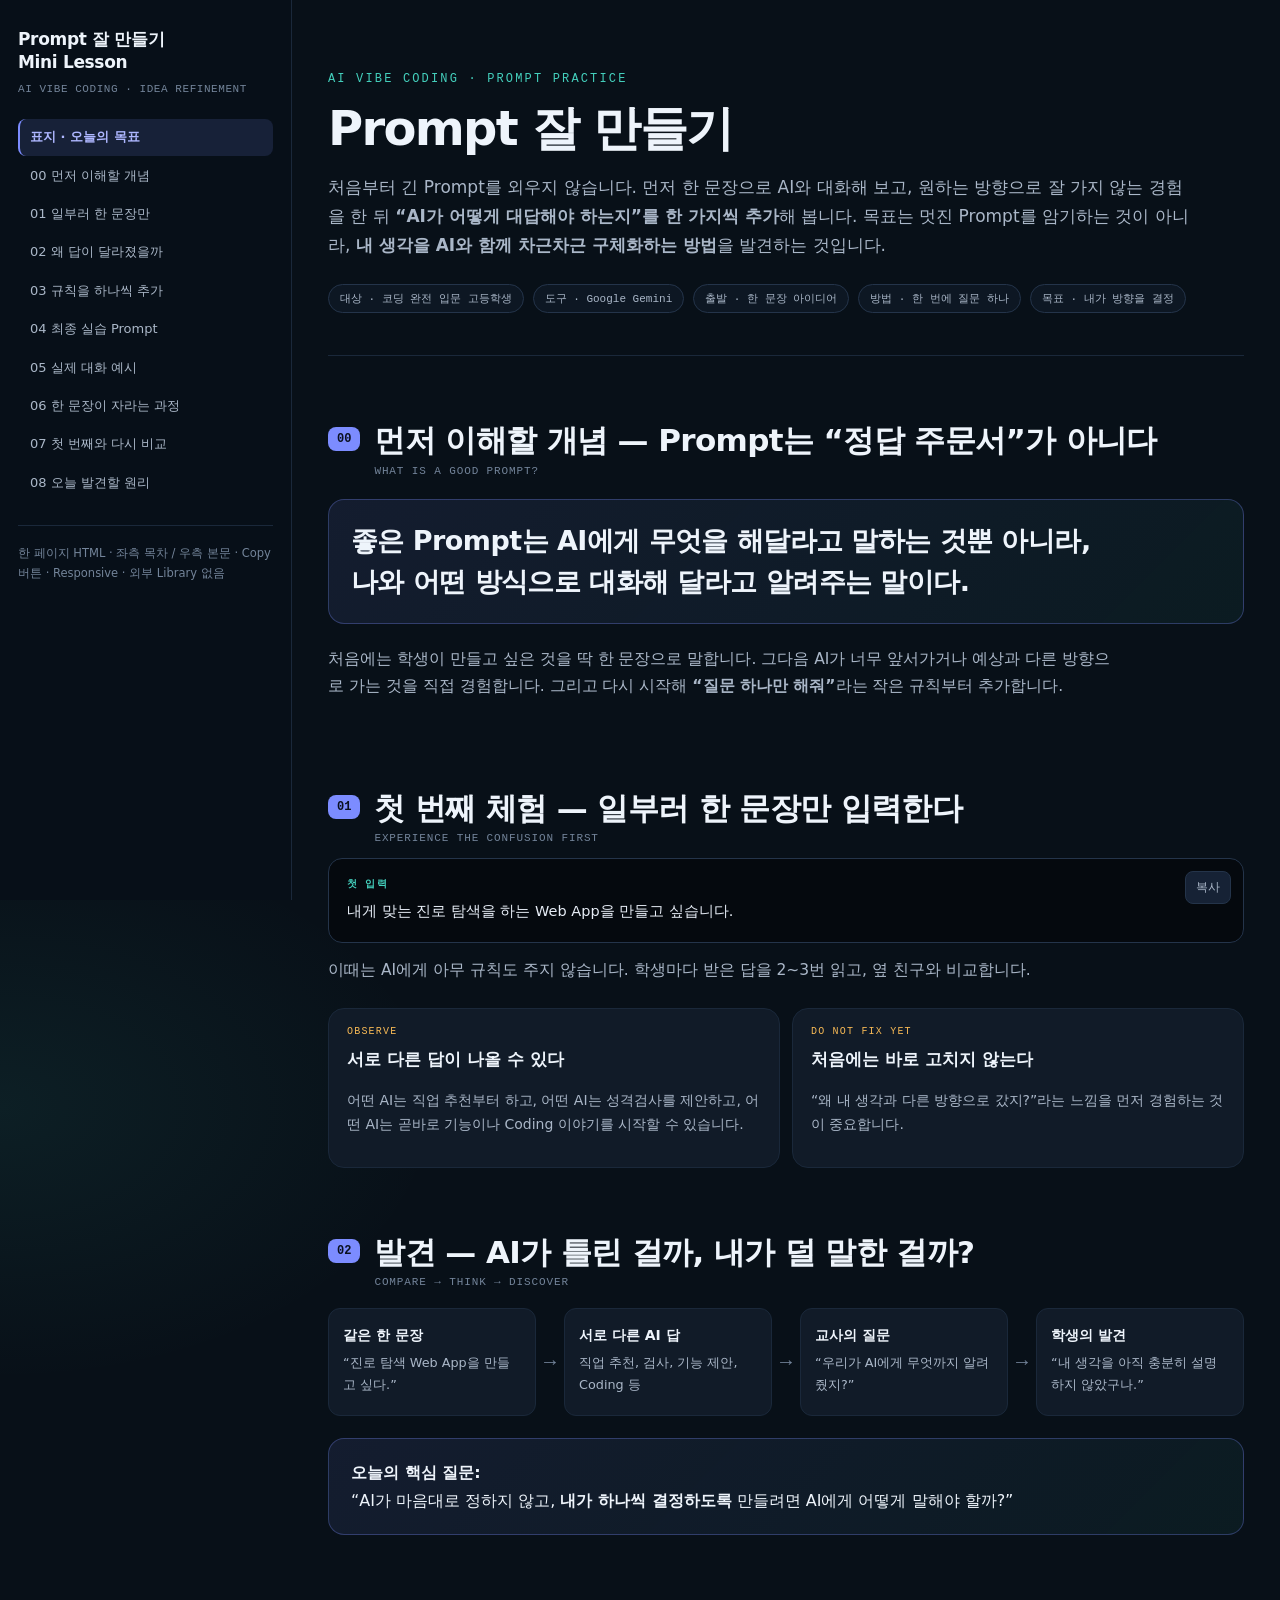
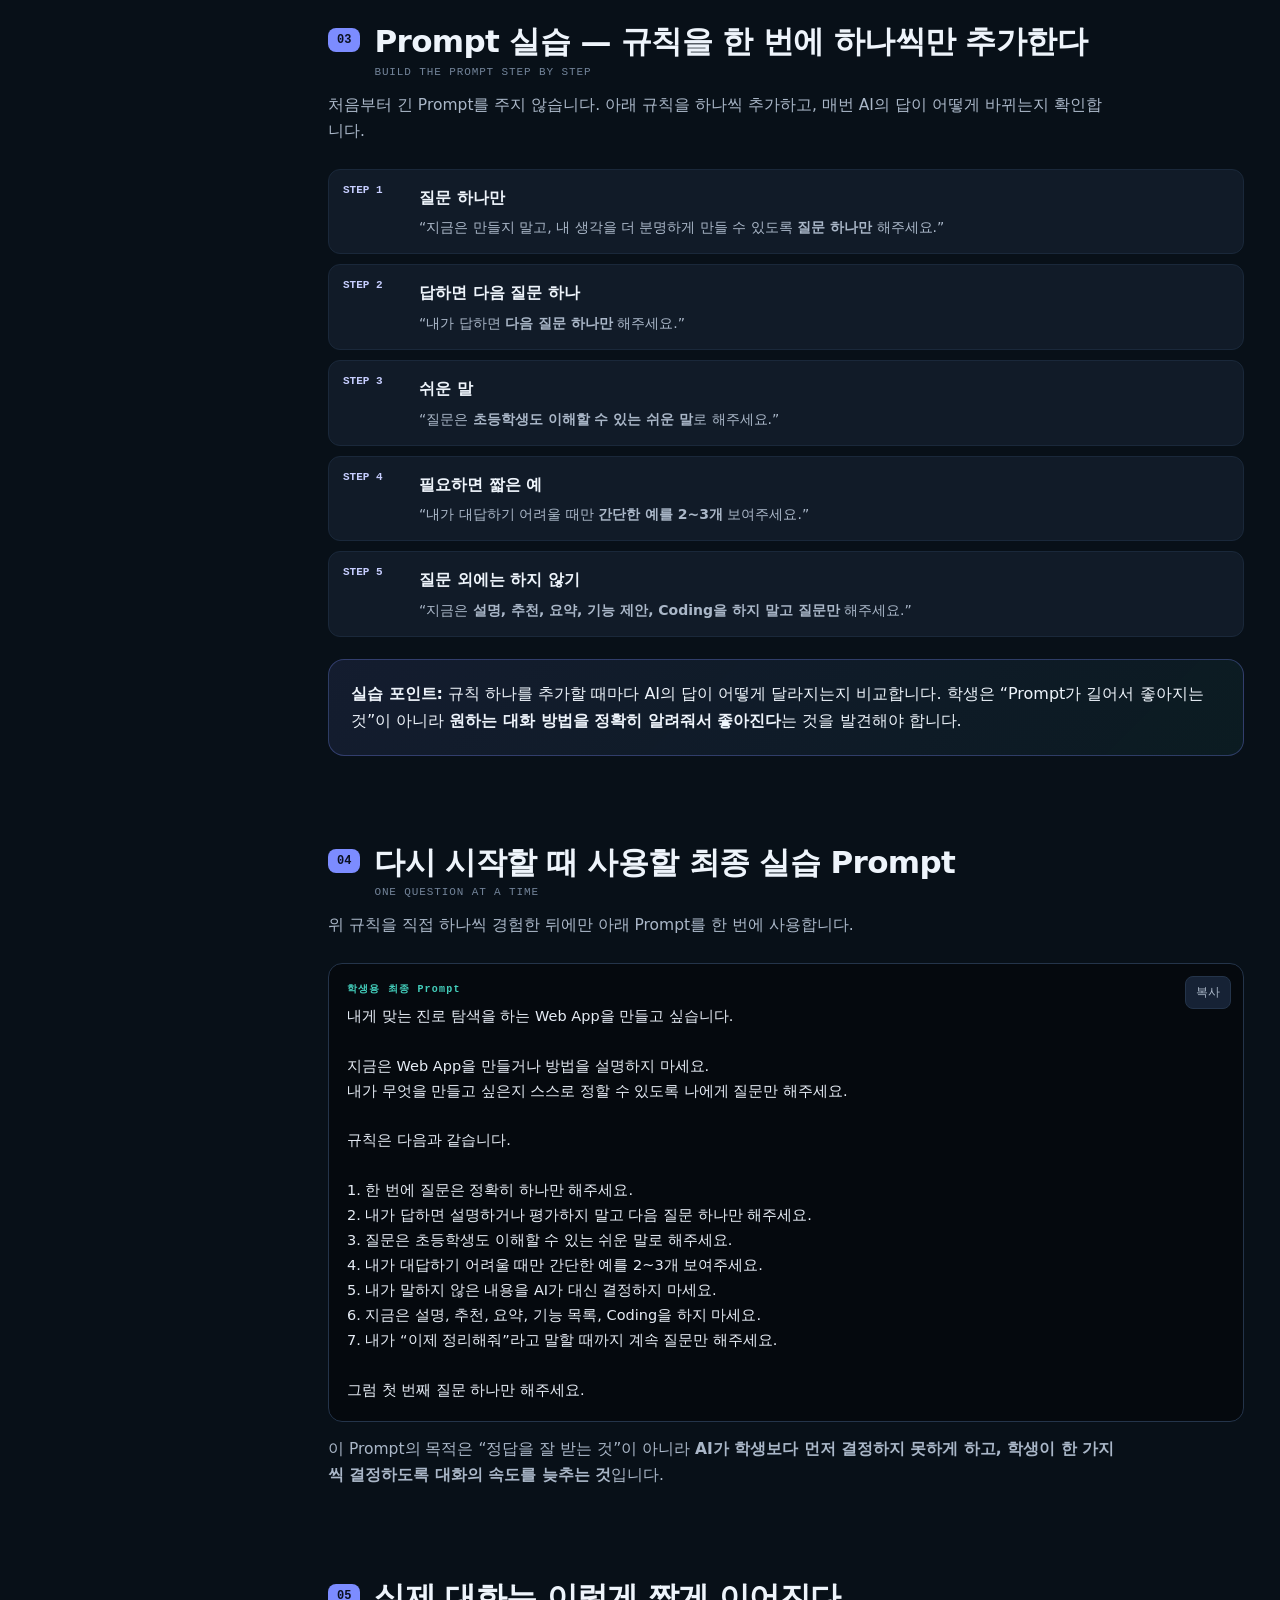
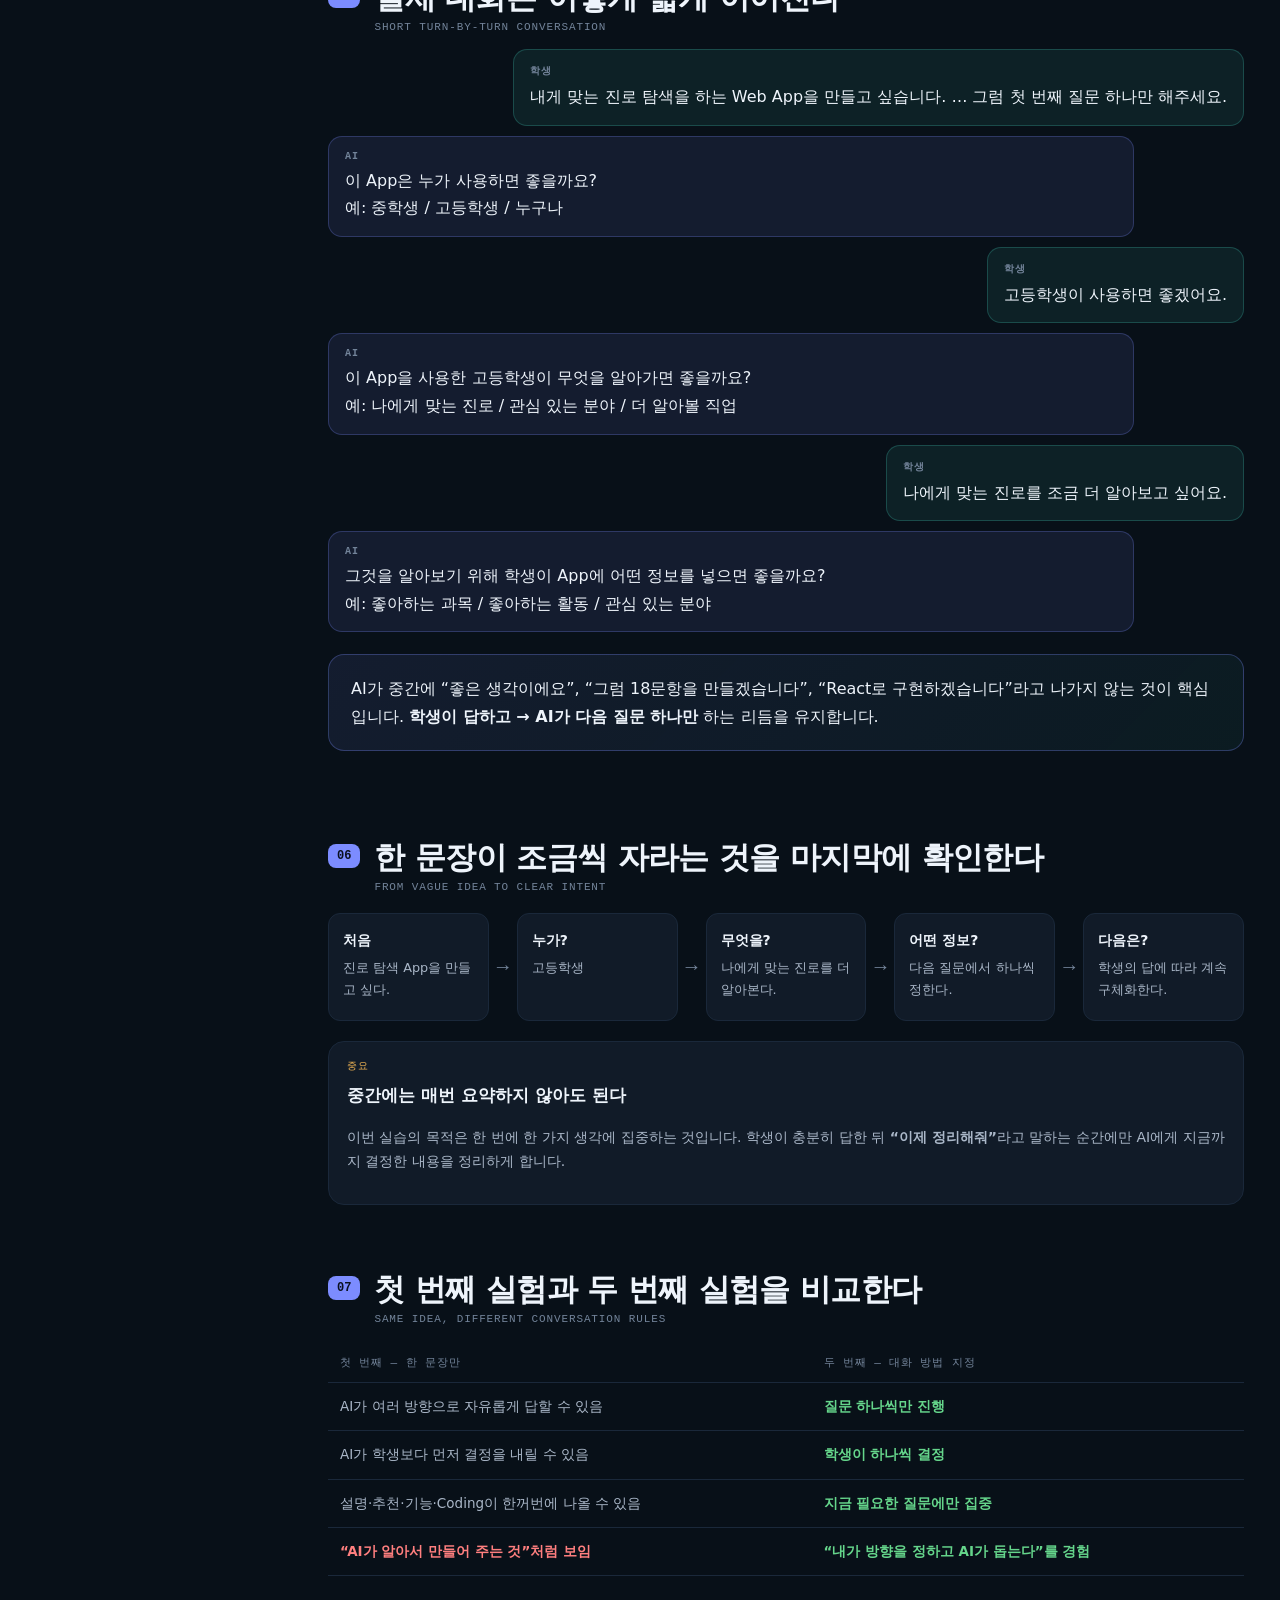
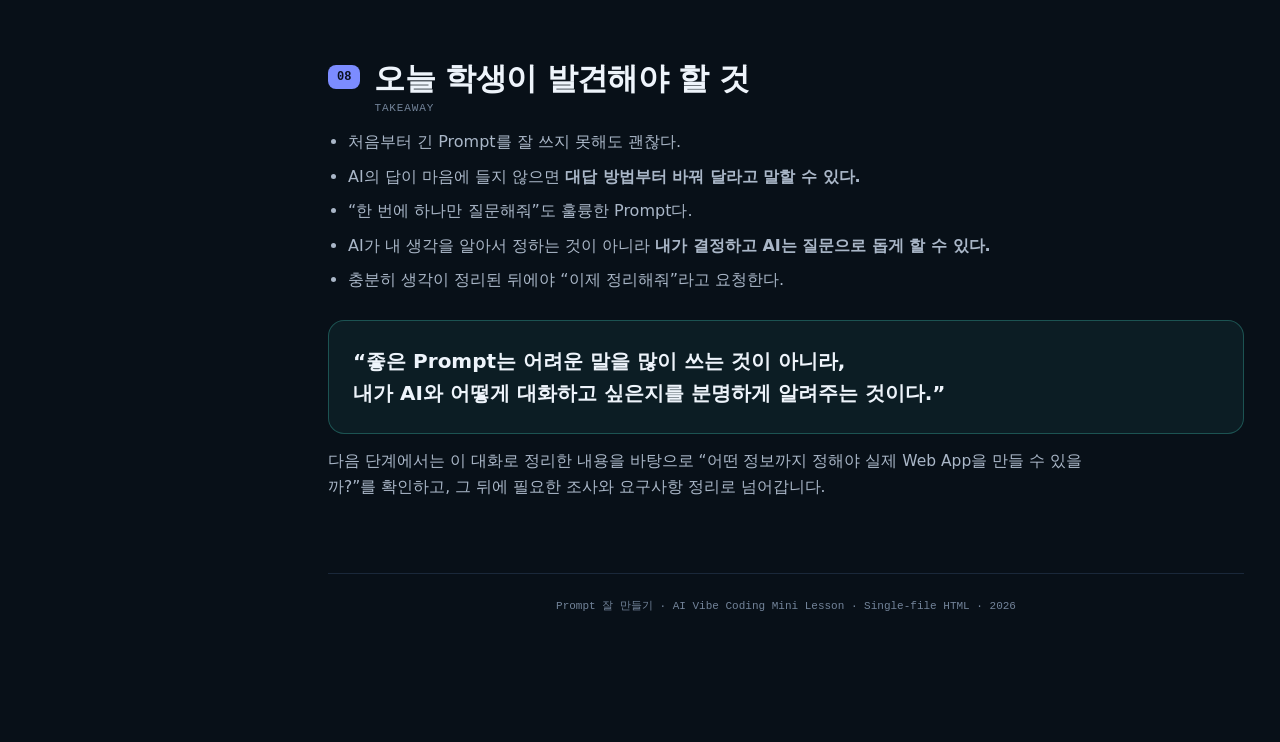
<file: learning/1_Prompt_Well_Making_Vibe_Coding_Mini_Lesson_Revised-1.html>
<!DOCTYPE html>
<html lang="ko">
<head>
<meta charset="utf-8">
<meta name="viewport" content="width=device-width, initial-scale=1">
<title>Prompt 잘 만들기 — AI와 한 가지씩 대화하며 내 생각 구체화하기</title>
<style>
:root{
  --bg:#081018; --panel:#111b28; --panel2:#162235; --line:#24344a; --line2:#1a283a;
  --ink:#eef4fb; --muted:#aab7c8; --dim:#73849a; --accent:#7c8cff; --accent2:#44d0bd;
  --accent3:#f7b955; --ok:#65d58b; --danger:#ff7f7f; --radius:16px;
  --sans:-apple-system,BlinkMacSystemFont,"Pretendard","Apple SD Gothic Neo","Noto Sans KR","Malgun Gothic",system-ui,sans-serif;
  --mono:ui-monospace,"SFMono-Regular","JetBrains Mono",Menlo,Consolas,monospace;
}
*{box-sizing:border-box}
html{scroll-behavior:smooth}
body{
  margin:0; color:var(--ink); font-family:var(--sans); line-height:1.72;
  background:
    radial-gradient(900px 600px at 85% -10%,rgba(124,140,255,.12),transparent 60%),
    radial-gradient(800px 500px at 0 20%,rgba(68,208,189,.08),transparent 55%),var(--bg);
}
.layout{display:flex;max-width:1600px;margin:0 auto;align-items:flex-start}
.side{
  width:292px;flex:none;position:sticky;top:0;height:100vh;overflow:auto;
  border-right:1px solid var(--line2);background:rgba(8,16,24,.96);padding:28px 18px 90px
}
.brand{font-size:17px;font-weight:850;line-height:1.35;letter-spacing:-.02em}
.brand-sub{font:11px/1.5 var(--mono);color:var(--dim);letter-spacing:.05em;margin:7px 0 22px}
.side nav a{display:block;text-decoration:none;color:var(--muted);font-size:13px;padding:7px 10px;border-radius:8px;border-left:2px solid transparent;margin:2px 0}
.side nav a:hover{background:rgba(124,140,255,.10);color:var(--ink)}
.side nav a.active{background:rgba(124,140,255,.14);color:#aeb7ff;border-left-color:var(--accent);font-weight:700}
.side .tiny{margin-top:24px;padding-top:18px;border-top:1px solid var(--line2);font-size:11.5px;color:var(--dim)}
.main{flex:1;min-width:0}
.mobile-nav{display:none;position:sticky;top:0;z-index:20;background:rgba(8,16,24,.92);backdrop-filter:blur(12px);border-bottom:1px solid var(--line2);padding:9px 12px;overflow-x:auto;gap:7px}
.mobile-nav a{flex:0 0 auto;text-decoration:none;font:11.5px var(--mono);color:var(--muted);border:1px solid var(--line);border-radius:999px;padding:6px 10px}
.wrap{max-width:1040px;margin:0 auto;padding:0 36px 120px}
.hero{padding:72px 0 42px;border-bottom:1px solid var(--line2)}
.kicker{font:12px var(--mono);letter-spacing:.18em;text-transform:uppercase;color:var(--accent2);margin:0 0 14px}
h1{font-size:clamp(31px,5vw,48px);line-height:1.18;margin:0 0 16px;letter-spacing:-.035em}
.lede{font-size:17px;color:var(--muted);max-width:80ch;margin:0}
.meta{display:flex;flex-wrap:wrap;gap:9px;margin-top:24px}
.tag{font:11px var(--mono);color:var(--muted);padding:6px 11px;border:1px solid var(--line);border-radius:999px;background:rgba(17,27,40,.7)}
.section{padding-top:64px;scroll-margin-top:24px}
.section-head{display:flex;gap:14px;align-items:flex-start;margin-bottom:12px}
.num{font:700 12px var(--mono);background:var(--accent);color:#0a1020;border-radius:8px;padding:5px 9px;margin-top:7px}
h2{font-size:clamp(23px,3.5vw,31px);line-height:1.3;margin:0;letter-spacing:-.02em}
h3{font-size:17px;margin:0 0 8px}
.sub{font:11px var(--mono);color:var(--dim);letter-spacing:.08em;margin:4px 0 0}
.intro{color:var(--muted);font-size:15.5px;max-width:80ch;margin:14px 0 24px}
.callout{background:linear-gradient(135deg,rgba(124,140,255,.10),rgba(68,208,189,.06));border:1px solid rgba(124,140,255,.30);border-radius:var(--radius);padding:20px 22px;margin:22px 0}
.statement{font-size:clamp(20px,3vw,27px);line-height:1.55;font-weight:800;letter-spacing:-.02em;margin:0}
.cards{display:grid;grid-template-columns:repeat(2,minmax(0,1fr));gap:12px;margin-top:14px}
.card{background:var(--panel);border:1px solid var(--line2);border-radius:var(--radius);padding:17px 18px}
.card .label{font:10px var(--mono);letter-spacing:.12em;color:var(--accent3);margin-bottom:8px}
.card p,.card li{color:var(--muted);font-size:14px}
.card ul{margin:8px 0 0;padding-left:18px}
.pipeline{display:flex;align-items:stretch;gap:8px;flex-wrap:wrap;margin:20px 0}
.pipe{flex:1 1 145px;background:var(--panel);border:1px solid var(--line2);border-radius:12px;padding:14px;min-height:108px}
.pipe b{display:block;color:var(--ink);font-size:14px;margin-bottom:5px}
.pipe span{display:block;color:var(--muted);font-size:12.8px}
.arrow{align-self:center;color:var(--dim);font:20px var(--mono)}
.prompt-card{position:relative;background:#05090e;border:1px solid var(--line);border-radius:14px;padding:18px;margin:14px 0}
.prompt-card .step{font:700 10px var(--mono);letter-spacing:.12em;color:var(--accent2);margin-bottom:8px}
.prompt-text{white-space:pre-wrap;color:#e7edf6;font-size:14.5px;padding-right:80px}
.copy-btn{position:absolute;right:12px;top:12px;border:1px solid var(--line);background:var(--panel2);color:var(--muted);border-radius:8px;padding:7px 10px;cursor:pointer;font-size:12px}
.copy-btn:hover{color:#fff;border-color:var(--accent)}
.dialogue{display:grid;gap:10px;margin:16px 0}
.bubble{border-radius:14px;padding:14px 16px;max-width:88%}
.student{background:rgba(68,208,189,.09);border:1px solid rgba(68,208,189,.24);margin-left:auto}
.ai{background:rgba(124,140,255,.10);border:1px solid rgba(124,140,255,.25)}
.who{font:700 10px var(--mono);letter-spacing:.1em;margin-bottom:5px;color:var(--dim)}
.compare{width:100%;border-collapse:collapse;margin:18px 0;font-size:13.5px}
.compare th,.compare td{padding:12px;border-bottom:1px solid var(--line2);text-align:left;vertical-align:top}
.compare th{font:11px var(--mono);letter-spacing:.08em;color:var(--dim)}
.compare td{color:var(--muted)}
.bad{color:var(--danger);font-weight:750}.good{color:var(--ok);font-weight:750}
.ladder{display:grid;gap:10px;margin:18px 0}
.rung{display:grid;grid-template-columns:64px 1fr;gap:12px;align-items:start;background:var(--panel);border:1px solid var(--line2);border-radius:12px;padding:14px}
.rung .n{font:700 11px var(--mono);color:#c7ceff}
.rung strong{display:block;margin-bottom:4px}.rung p{margin:0;color:var(--muted);font-size:14px}
.final-msg{margin-top:26px;padding:24px;border-radius:16px;border:1px solid rgba(68,208,189,.3);background:rgba(68,208,189,.07)}
.final-msg p{font-size:20px;font-weight:800;margin:0;line-height:1.6}
.check{margin:14px 0 0;padding-left:20px;color:var(--muted)}
.check li{margin:7px 0}
footer{margin-top:72px;padding-top:24px;border-top:1px solid var(--line2);color:var(--dim);font:11px var(--mono);text-align:center}
@media(max-width:1180px){.side{display:none}.mobile-nav{display:flex}.wrap{padding:0 22px 90px}}
@media(max-width:720px){.cards{grid-template-columns:1fr}.hero{padding-top:44px}.wrap{padding-left:15px;padding-right:15px}.arrow{display:none}.prompt-text{padding-right:0;padding-top:34px}.rung{grid-template-columns:48px 1fr}.bubble{max-width:96%}}
@media print{
  body{background:#fff;color:#111}.side,.mobile-nav,.copy-btn{display:none!important}.wrap{max-width:none;padding:0 16mm 18mm}
  .hero{padding-top:10mm}.card,.callout,.pipe,.prompt-card,.rung,.final-msg,.bubble{background:#fff!important;border-color:#bbb!important}
  p,li,.intro,.lede,.card p,.card li,.pipe span,.prompt-text,.compare td,.rung p{color:#333!important}
  h1,h2,h3,.statement,.final-msg p{color:#111!important}
}
</style>
</head>
<body>
<div class="layout">
<aside class="side">
  <div class="brand">Prompt 잘 만들기<br>Mini Lesson</div>
  <div class="brand-sub">AI VIBE CODING · IDEA REFINEMENT</div>
  <nav id="toc">
    <a href="#top">표지 · 오늘의 목표</a>
    <a href="#concept">00 먼저 이해할 개념</a>
    <a href="#first">01 일부러 한 문장만</a>
    <a href="#discover">02 왜 답이 달라졌을까</a>
    <a href="#practice">03 규칙을 하나씩 추가</a>
    <a href="#finalprompt">04 최종 실습 Prompt</a>
    <a href="#dialogue">05 실제 대화 예시</a>
    <a href="#growth">06 한 문장이 자라는 과정</a>
    <a href="#compare">07 첫 번째와 다시 비교</a>
    <a href="#takeaway">08 오늘 발견할 원리</a>
  </nav>
  <div class="tiny">한 페이지 HTML · 좌측 목차 / 우측 본문 · Copy 버튼 · Responsive · 외부 Library 없음</div>
</aside>

<main class="main">
<nav class="mobile-nav">
  <a href="#concept">개념</a><a href="#first">1차 체험</a><a href="#practice">Prompt 실습</a>
  <a href="#finalprompt">최종 Prompt</a><a href="#dialogue">대화</a><a href="#takeaway">정리</a>
</nav>

<div class="wrap">
<header class="hero" id="top">
  <p class="kicker">AI VIBE CODING · PROMPT PRACTICE</p>
  <h1>Prompt 잘 만들기</h1>
  <p class="lede">
    처음부터 긴 Prompt를 외우지 않습니다. 먼저 한 문장으로 AI와 대화해 보고,
    원하는 방향으로 잘 가지 않는 경험을 한 뒤 <strong>“AI가 어떻게 대답해야 하는지”를 한 가지씩 추가</strong>해 봅니다.
    목표는 멋진 Prompt를 암기하는 것이 아니라, <strong>내 생각을 AI와 함께 차근차근 구체화하는 방법</strong>을 발견하는 것입니다.
  </p>
  <div class="meta">
    <span class="tag">대상 · 코딩 완전 입문 고등학생</span>
    <span class="tag">도구 · Google Gemini</span>
    <span class="tag">출발 · 한 문장 아이디어</span>
    <span class="tag">방법 · 한 번에 질문 하나</span>
    <span class="tag">목표 · 내가 방향을 결정</span>
  </div>
</header>

<section class="section" id="concept">
  <div class="section-head"><span class="num">00</span><div><h2>먼저 이해할 개념 — Prompt는 “정답 주문서”가 아니다</h2><p class="sub">WHAT IS A GOOD PROMPT?</p></div></div>
  <div class="callout">
    <p class="statement">좋은 Prompt는 AI에게 <strong>무엇을 해달라</strong>고 말하는 것뿐 아니라,<br><strong>나와 어떤 방식으로 대화해 달라</strong>고 알려주는 말이다.</p>
  </div>
  <p class="intro">
    처음에는 학생이 만들고 싶은 것을 딱 한 문장으로 말합니다. 그다음 AI가 너무 앞서가거나 예상과 다른 방향으로 가는 것을 직접 경험합니다.
    그리고 다시 시작해 <strong>“질문 하나만 해줘”</strong>라는 작은 규칙부터 추가합니다.
  </p>
</section>

<section class="section" id="first">
  <div class="section-head"><span class="num">01</span><div><h2>첫 번째 체험 — 일부러 한 문장만 입력한다</h2><p class="sub">EXPERIENCE THE CONFUSION FIRST</p></div></div>
  <div class="prompt-card">
    <div class="step">첫 입력</div>
    <button class="copy-btn" onclick="copyPrompt(this)">복사</button>
    <div class="prompt-text">내게 맞는 진로 탐색을 하는 Web App을 만들고 싶습니다.</div>
  </div>
  <p class="intro">이때는 AI에게 아무 규칙도 주지 않습니다. 학생마다 받은 답을 2~3번 읽고, 옆 친구와 비교합니다.</p>
  <div class="cards">
    <div class="card"><div class="label">OBSERVE</div><h3>서로 다른 답이 나올 수 있다</h3><p>어떤 AI는 직업 추천부터 하고, 어떤 AI는 성격검사를 제안하고, 어떤 AI는 곧바로 기능이나 Coding 이야기를 시작할 수 있습니다.</p></div>
    <div class="card"><div class="label">DO NOT FIX YET</div><h3>처음에는 바로 고치지 않는다</h3><p>“왜 내 생각과 다른 방향으로 갔지?”라는 느낌을 먼저 경험하는 것이 중요합니다.</p></div>
  </div>
</section>

<section class="section" id="discover">
  <div class="section-head"><span class="num">02</span><div><h2>발견 — AI가 틀린 걸까, 내가 덜 말한 걸까?</h2><p class="sub">COMPARE → THINK → DISCOVER</p></div></div>
  <div class="pipeline">
    <div class="pipe"><b>같은 한 문장</b><span>“진로 탐색 Web App을 만들고 싶다.”</span></div>
    <div class="arrow">→</div>
    <div class="pipe"><b>서로 다른 AI 답</b><span>직업 추천, 검사, 기능 제안, Coding 등</span></div>
    <div class="arrow">→</div>
    <div class="pipe"><b>교사의 질문</b><span>“우리가 AI에게 무엇까지 알려줬지?”</span></div>
    <div class="arrow">→</div>
    <div class="pipe"><b>학생의 발견</b><span>“내 생각을 아직 충분히 설명하지 않았구나.”</span></div>
  </div>
  <div class="callout">
    <strong>오늘의 핵심 질문:</strong><br>
    “AI가 마음대로 정하지 않고, <strong>내가 하나씩 결정하도록</strong> 만들려면 AI에게 어떻게 말해야 할까?”
  </div>
</section>

<section class="section" id="practice">
  <div class="section-head"><span class="num">03</span><div><h2>Prompt 실습 — 규칙을 한 번에 하나씩만 추가한다</h2><p class="sub">BUILD THE PROMPT STEP BY STEP</p></div></div>
  <p class="intro">처음부터 긴 Prompt를 주지 않습니다. 아래 규칙을 하나씩 추가하고, 매번 AI의 답이 어떻게 바뀌는지 확인합니다.</p>

  <div class="ladder">
    <div class="rung"><div class="n">STEP 1</div><div><strong>질문 하나만</strong><p>“지금은 만들지 말고, 내 생각을 더 분명하게 만들 수 있도록 <b>질문 하나만</b> 해주세요.”</p></div></div>
    <div class="rung"><div class="n">STEP 2</div><div><strong>답하면 다음 질문 하나</strong><p>“내가 답하면 <b>다음 질문 하나만</b> 해주세요.”</p></div></div>
    <div class="rung"><div class="n">STEP 3</div><div><strong>쉬운 말</strong><p>“질문은 <b>초등학생도 이해할 수 있는 쉬운 말</b>로 해주세요.”</p></div></div>
    <div class="rung"><div class="n">STEP 4</div><div><strong>필요하면 짧은 예</strong><p>“내가 대답하기 어려울 때만 <b>간단한 예를 2~3개</b> 보여주세요.”</p></div></div>
    <div class="rung"><div class="n">STEP 5</div><div><strong>질문 외에는 하지 않기</strong><p>“지금은 <b>설명, 추천, 요약, 기능 제안, Coding을 하지 말고 질문만</b> 해주세요.”</p></div></div>
  </div>

  <div class="callout">
    <strong>실습 포인트:</strong> 규칙 하나를 추가할 때마다 AI의 답이 어떻게 달라지는지 비교합니다.
    학생은 “Prompt가 길어서 좋아지는 것”이 아니라 <strong>원하는 대화 방법을 정확히 알려줘서 좋아진다</strong>는 것을 발견해야 합니다.
  </div>
</section>

<section class="section" id="finalprompt">
  <div class="section-head"><span class="num">04</span><div><h2>다시 시작할 때 사용할 최종 실습 Prompt</h2><p class="sub">ONE QUESTION AT A TIME</p></div></div>
  <p class="intro">위 규칙을 직접 하나씩 경험한 뒤에만 아래 Prompt를 한 번에 사용합니다.</p>
  <div class="prompt-card" id="mainPrompt">
    <div class="step">학생용 최종 Prompt</div>
    <button class="copy-btn" onclick="copyPrompt(this)">복사</button>
    <div class="prompt-text">내게 맞는 진로 탐색을 하는 Web App을 만들고 싶습니다.

지금은 Web App을 만들거나 방법을 설명하지 마세요.
내가 무엇을 만들고 싶은지 스스로 정할 수 있도록 나에게 질문만 해주세요.

규칙은 다음과 같습니다.

1. 한 번에 질문은 정확히 하나만 해주세요.
2. 내가 답하면 설명하거나 평가하지 말고 다음 질문 하나만 해주세요.
3. 질문은 초등학생도 이해할 수 있는 쉬운 말로 해주세요.
4. 내가 대답하기 어려울 때만 간단한 예를 2~3개 보여주세요.
5. 내가 말하지 않은 내용을 AI가 대신 결정하지 마세요.
6. 지금은 설명, 추천, 요약, 기능 목록, Coding을 하지 마세요.
7. 내가 “이제 정리해줘”라고 말할 때까지 계속 질문만 해주세요.

그럼 첫 번째 질문 하나만 해주세요.</div>
  </div>
  <p class="intro">
    이 Prompt의 목적은 “정답을 잘 받는 것”이 아니라 <strong>AI가 학생보다 먼저 결정하지 못하게 하고, 학생이 한 가지씩 결정하도록 대화의 속도를 늦추는 것</strong>입니다.
  </p>
</section>

<section class="section" id="dialogue">
  <div class="section-head"><span class="num">05</span><div><h2>실제 대화는 이렇게 짧게 이어진다</h2><p class="sub">SHORT TURN-BY-TURN CONVERSATION</p></div></div>

  <div class="dialogue">
    <div class="bubble student"><div class="who">학생</div>내게 맞는 진로 탐색을 하는 Web App을 만들고 싶습니다. … 그럼 첫 번째 질문 하나만 해주세요.</div>
    <div class="bubble ai"><div class="who">AI</div>이 App은 누가 사용하면 좋을까요?<br>예: 중학생 / 고등학생 / 누구나</div>
    <div class="bubble student"><div class="who">학생</div>고등학생이 사용하면 좋겠어요.</div>
    <div class="bubble ai"><div class="who">AI</div>이 App을 사용한 고등학생이 무엇을 알아가면 좋을까요?<br>예: 나에게 맞는 진로 / 관심 있는 분야 / 더 알아볼 직업</div>
    <div class="bubble student"><div class="who">학생</div>나에게 맞는 진로를 조금 더 알아보고 싶어요.</div>
    <div class="bubble ai"><div class="who">AI</div>그것을 알아보기 위해 학생이 App에 어떤 정보를 넣으면 좋을까요?<br>예: 좋아하는 과목 / 좋아하는 활동 / 관심 있는 분야</div>
  </div>

  <div class="callout">
    AI가 중간에 “좋은 생각이에요”, “그럼 18문항을 만들겠습니다”, “React로 구현하겠습니다”라고 나가지 않는 것이 핵심입니다.
    <strong>학생이 답하고 → AI가 다음 질문 하나만</strong> 하는 리듬을 유지합니다.
  </div>
</section>

<section class="section" id="growth">
  <div class="section-head"><span class="num">06</span><div><h2>한 문장이 조금씩 자라는 것을 마지막에 확인한다</h2><p class="sub">FROM VAGUE IDEA TO CLEAR INTENT</p></div></div>
  <div class="pipeline">
    <div class="pipe"><b>처음</b><span>진로 탐색 App을 만들고 싶다.</span></div>
    <div class="arrow">→</div>
    <div class="pipe"><b>누가?</b><span>고등학생</span></div>
    <div class="arrow">→</div>
    <div class="pipe"><b>무엇을?</b><span>나에게 맞는 진로를 더 알아본다.</span></div>
    <div class="arrow">→</div>
    <div class="pipe"><b>어떤 정보?</b><span>다음 질문에서 하나씩 정한다.</span></div>
    <div class="arrow">→</div>
    <div class="pipe"><b>다음은?</b><span>학생의 답에 따라 계속 구체화한다.</span></div>
  </div>

  <div class="card">
    <div class="label">중요</div>
    <h3>중간에는 매번 요약하지 않아도 된다</h3>
    <p>
      이번 실습의 목적은 한 번에 한 가지 생각에 집중하는 것입니다.
      학생이 충분히 답한 뒤 <strong>“이제 정리해줘”</strong>라고 말하는 순간에만 AI에게 지금까지 결정한 내용을 정리하게 합니다.
    </p>
  </div>
</section>

<section class="section" id="compare">
  <div class="section-head"><span class="num">07</span><div><h2>첫 번째 실험과 두 번째 실험을 비교한다</h2><p class="sub">SAME IDEA, DIFFERENT CONVERSATION RULES</p></div></div>
  <table class="compare">
    <thead><tr><th>첫 번째 — 한 문장만</th><th>두 번째 — 대화 방법 지정</th></tr></thead>
    <tbody>
      <tr><td>AI가 여러 방향으로 자유롭게 답할 수 있음</td><td><span class="good">질문 하나씩만 진행</span></td></tr>
      <tr><td>AI가 학생보다 먼저 결정을 내릴 수 있음</td><td><span class="good">학생이 하나씩 결정</span></td></tr>
      <tr><td>설명·추천·기능·Coding이 한꺼번에 나올 수 있음</td><td><span class="good">지금 필요한 질문에만 집중</span></td></tr>
      <tr><td><span class="bad">“AI가 알아서 만들어 주는 것”처럼 보임</span></td><td><span class="good">“내가 방향을 정하고 AI가 돕는다”를 경험</span></td></tr>
    </tbody>
  </table>
</section>

<section class="section" id="takeaway">
  <div class="section-head"><span class="num">08</span><div><h2>오늘 학생이 발견해야 할 것</h2><p class="sub">TAKEAWAY</p></div></div>
  <ul class="check">
    <li>처음부터 긴 Prompt를 잘 쓰지 못해도 괜찮다.</li>
    <li>AI의 답이 마음에 들지 않으면 <strong>대답 방법부터 바꿔 달라고 말할 수 있다.</strong></li>
    <li>“한 번에 하나만 질문해줘”도 훌륭한 Prompt다.</li>
    <li>AI가 내 생각을 알아서 정하는 것이 아니라 <strong>내가 결정하고 AI는 질문으로 돕게 할 수 있다.</strong></li>
    <li>충분히 생각이 정리된 뒤에야 “이제 정리해줘”라고 요청한다.</li>
  </ul>

  <div class="final-msg">
    <p>“좋은 Prompt는 어려운 말을 많이 쓰는 것이 아니라,<br>내가 AI와 어떻게 대화하고 싶은지를 분명하게 알려주는 것이다.”</p>
  </div>
  <p class="intro">
    다음 단계에서는 이 대화로 정리한 내용을 바탕으로 “어떤 정보까지 정해야 실제 Web App을 만들 수 있을까?”를 확인하고,
    그 뒤에 필요한 조사와 요구사항 정리로 넘어갑니다.
  </p>
</section>

<footer>Prompt 잘 만들기 · AI Vibe Coding Mini Lesson · Single-file HTML · 2026</footer>
</div>
</main>
</div>

<script>
function copyPrompt(btn){
  const text = btn.parentElement.querySelector('.prompt-text').innerText;
  navigator.clipboard.writeText(text).then(()=>{
    const old=btn.textContent; btn.textContent='복사됨';
    setTimeout(()=>btn.textContent=old,1200);
  }).catch(()=>{ alert('복사할 문장을 선택해 직접 복사해 주세요.'); });
}
(function(){
  const links=[...document.querySelectorAll('#toc a')];
  const targets=links.map(a=>document.querySelector(a.getAttribute('href'))).filter(Boolean);
  const update=()=>{
    let current=targets[0];
    for(const el of targets){ if(el.getBoundingClientRect().top<=120) current=el; }
    links.forEach(a=>a.classList.toggle('active',a.getAttribute('href')==='#'+current.id));
  };
  document.addEventListener('scroll',update,{passive:true}); update();
})();
</script>
</body>
</html>
</file>
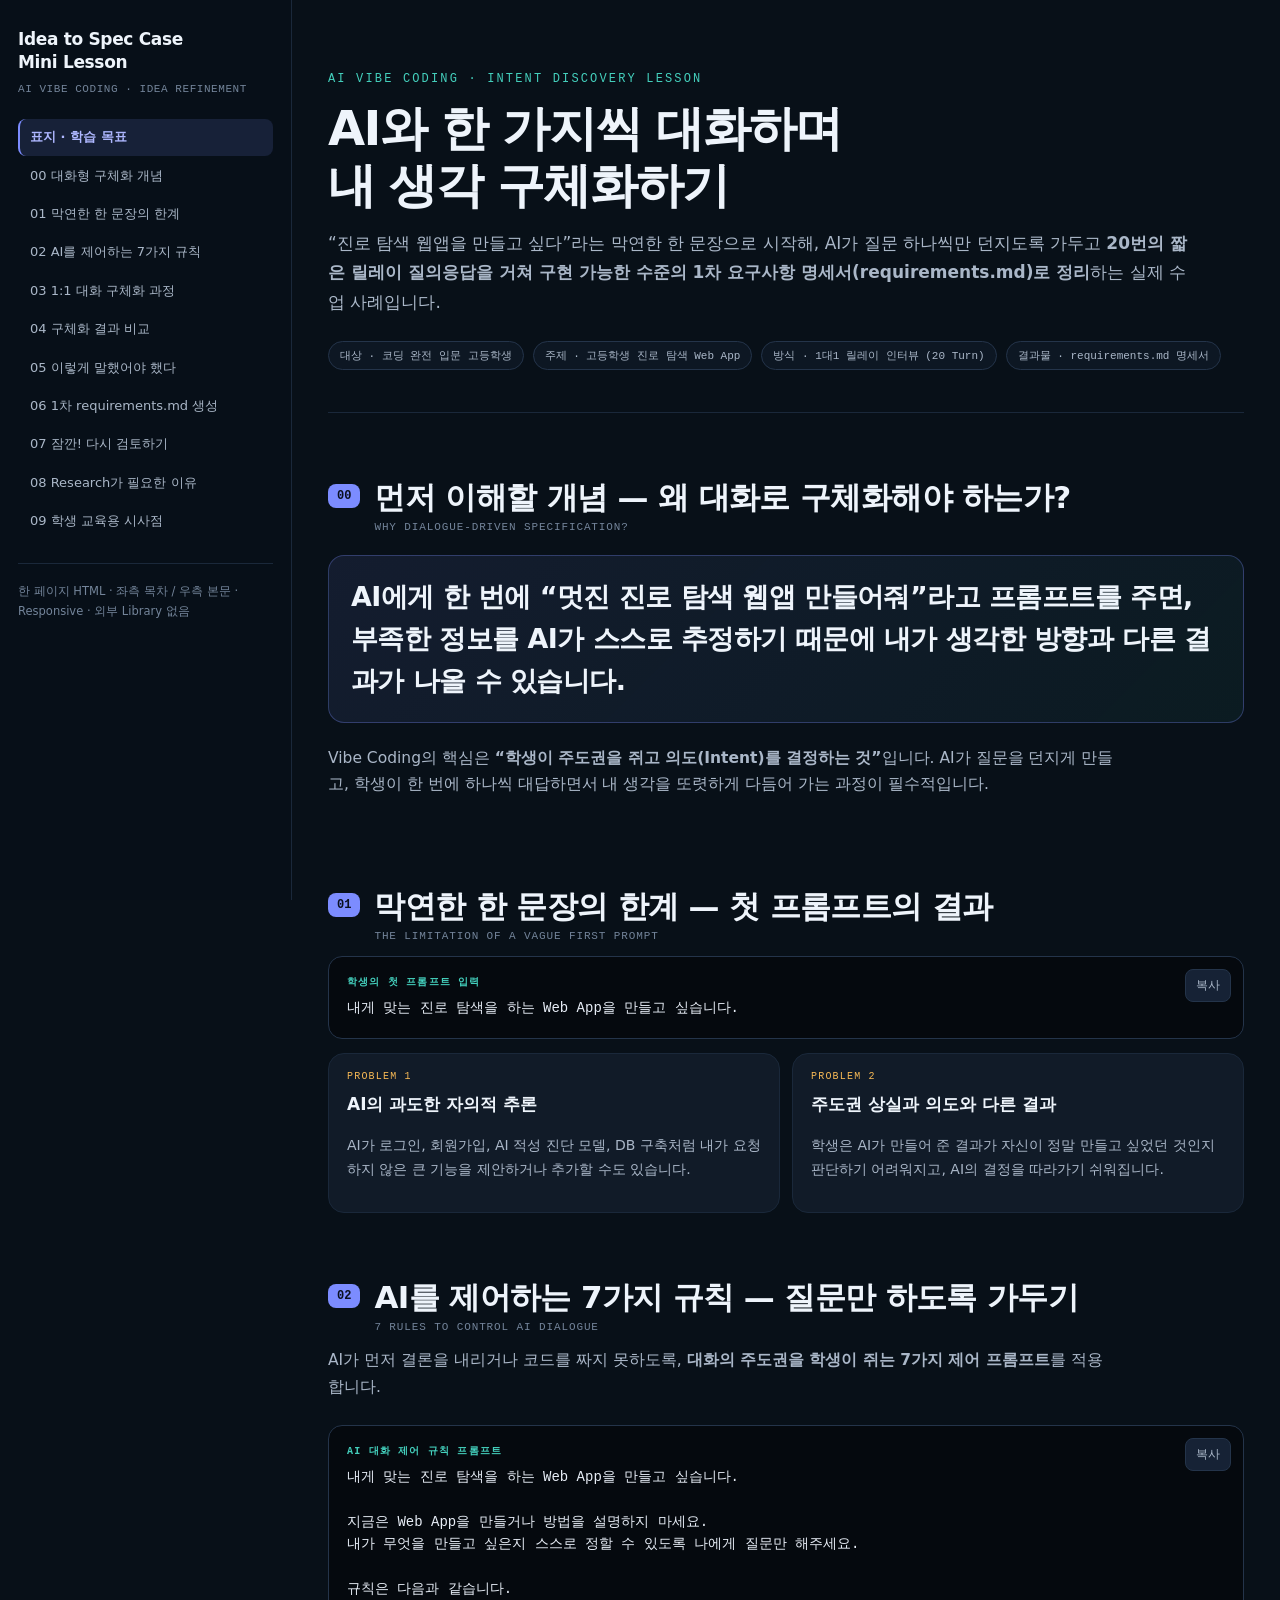
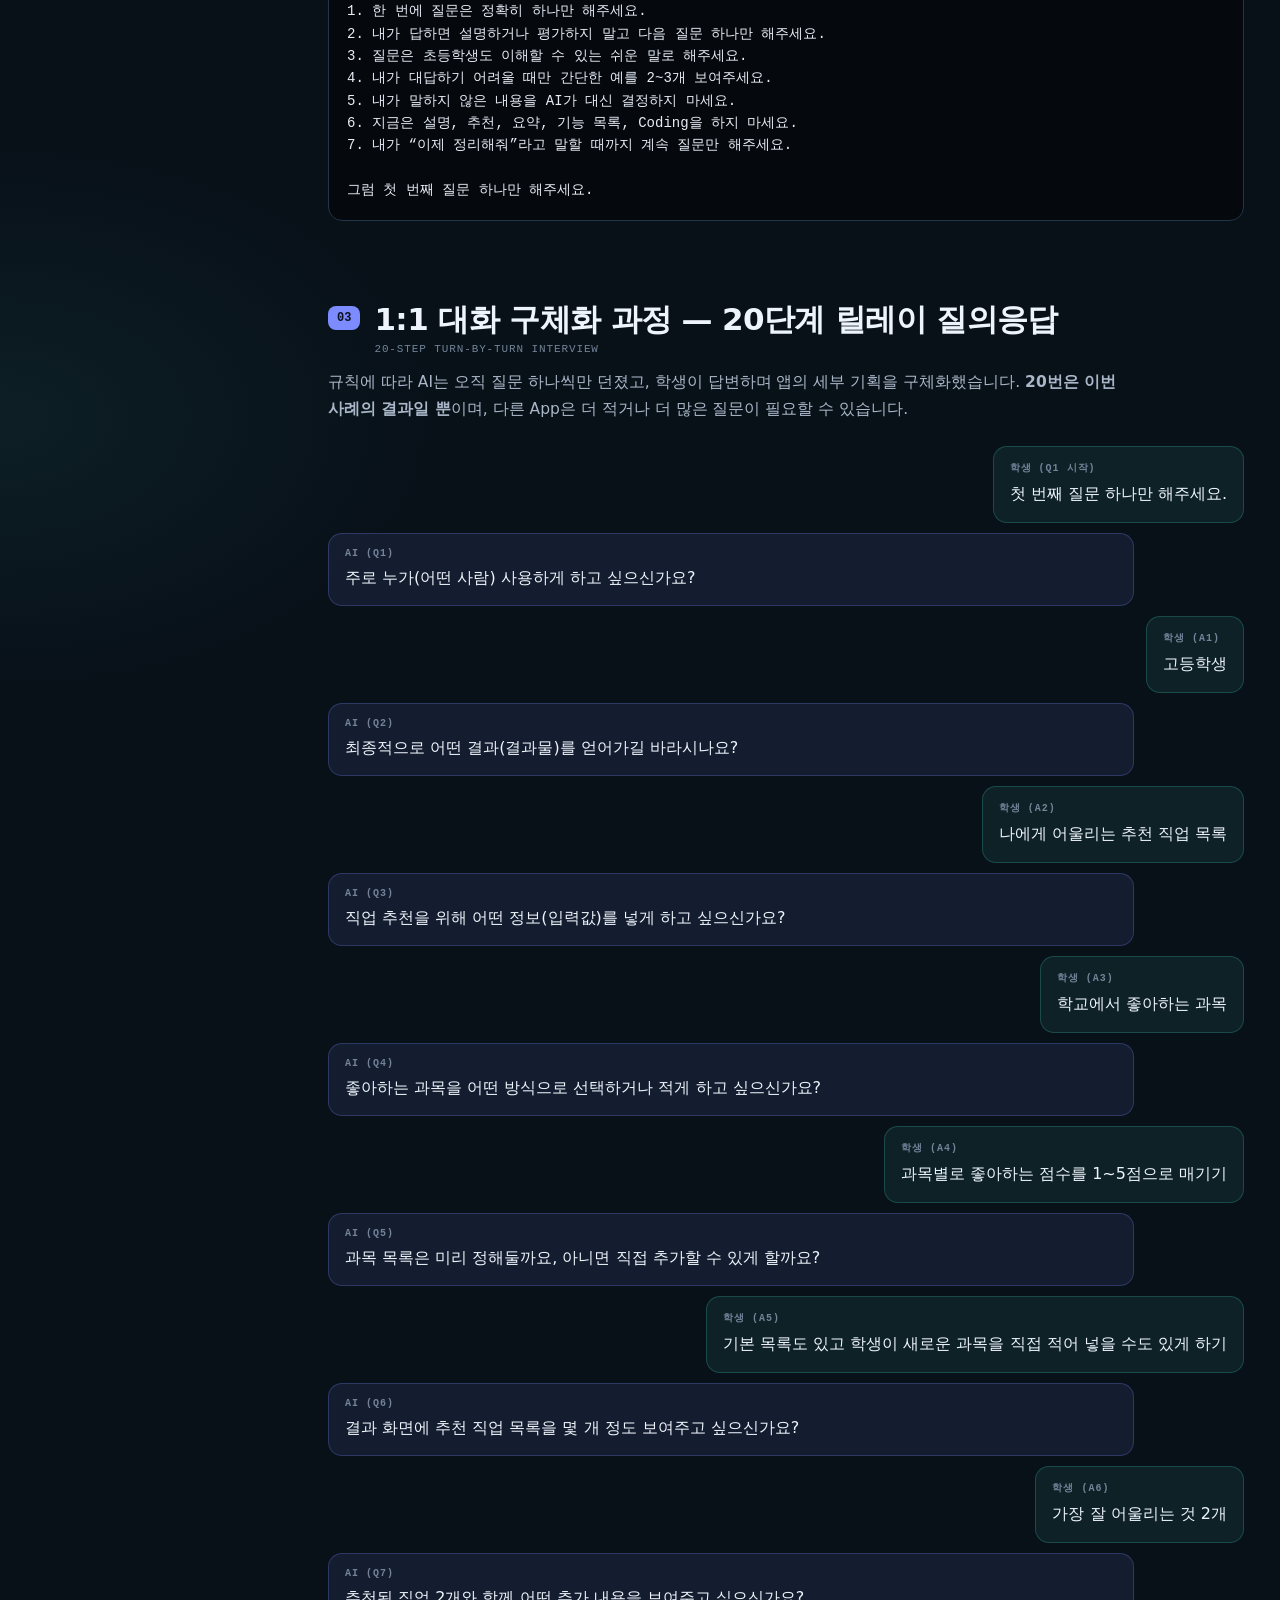
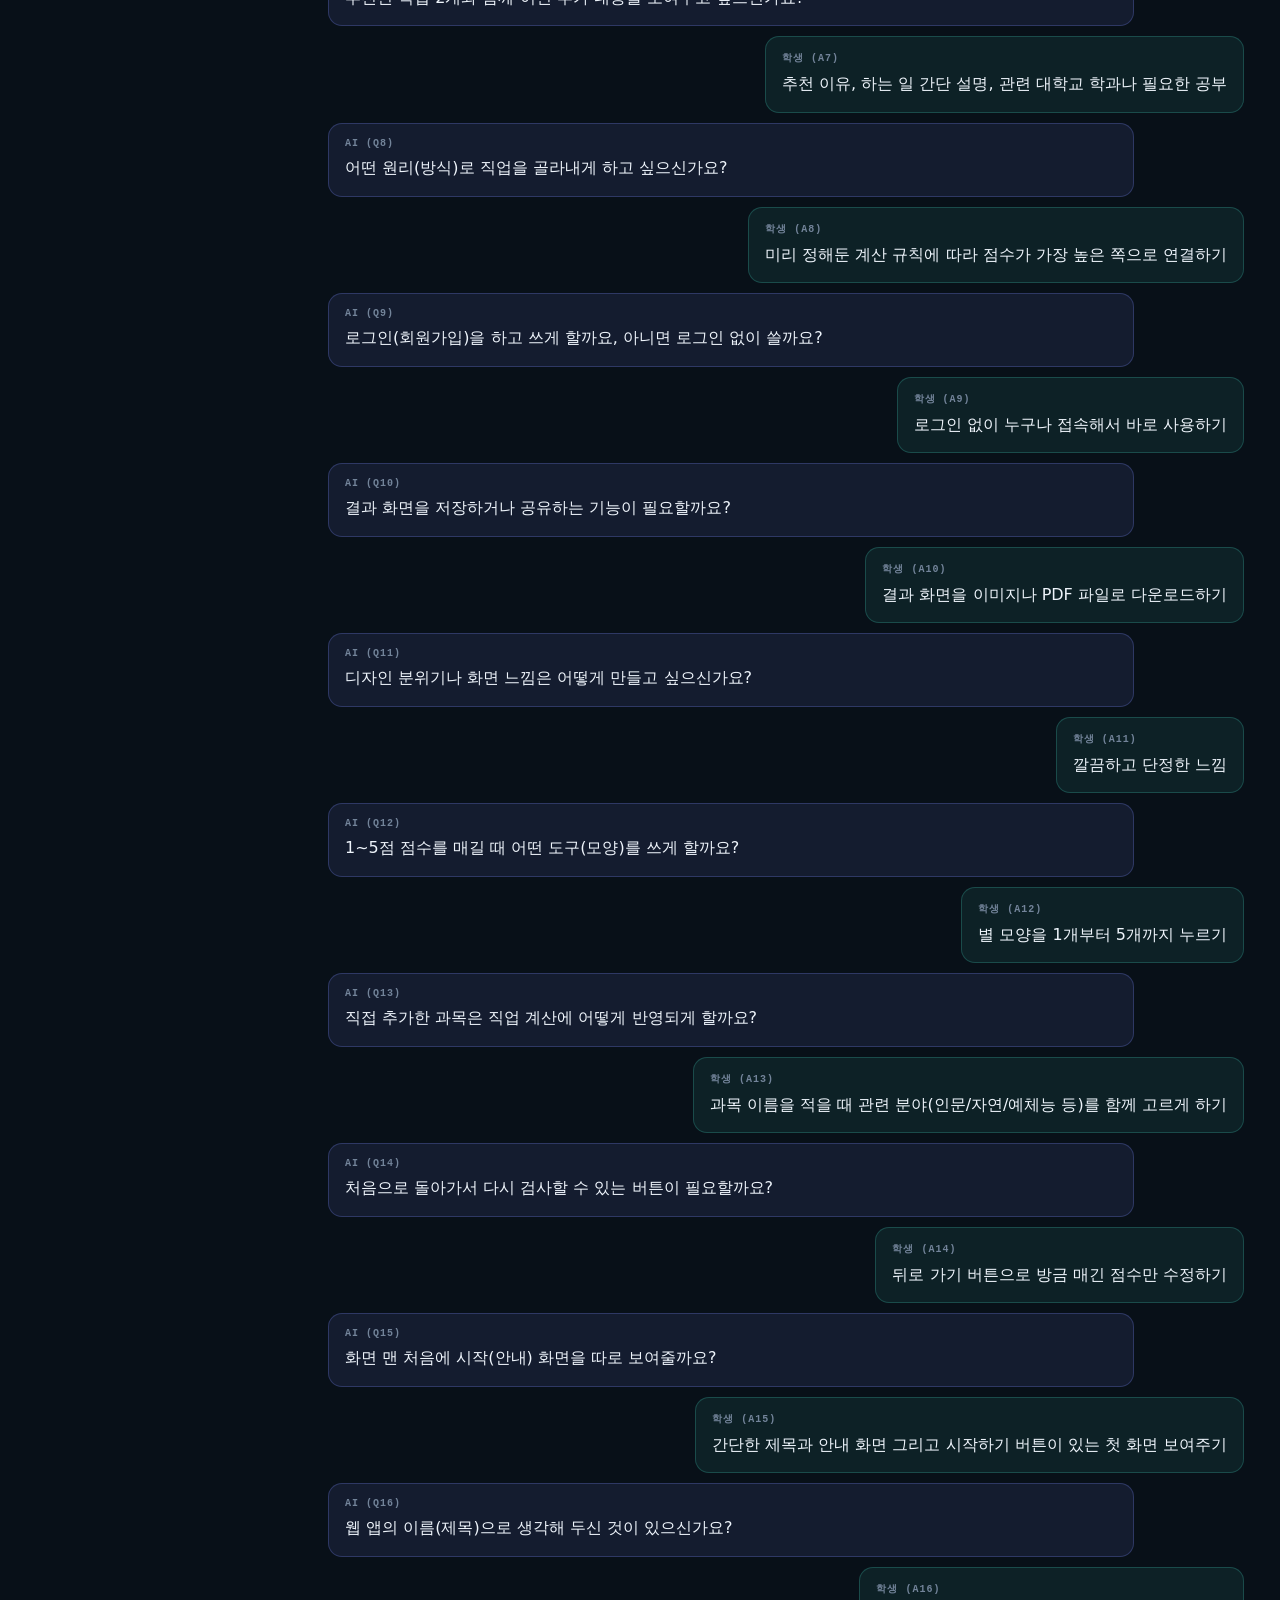
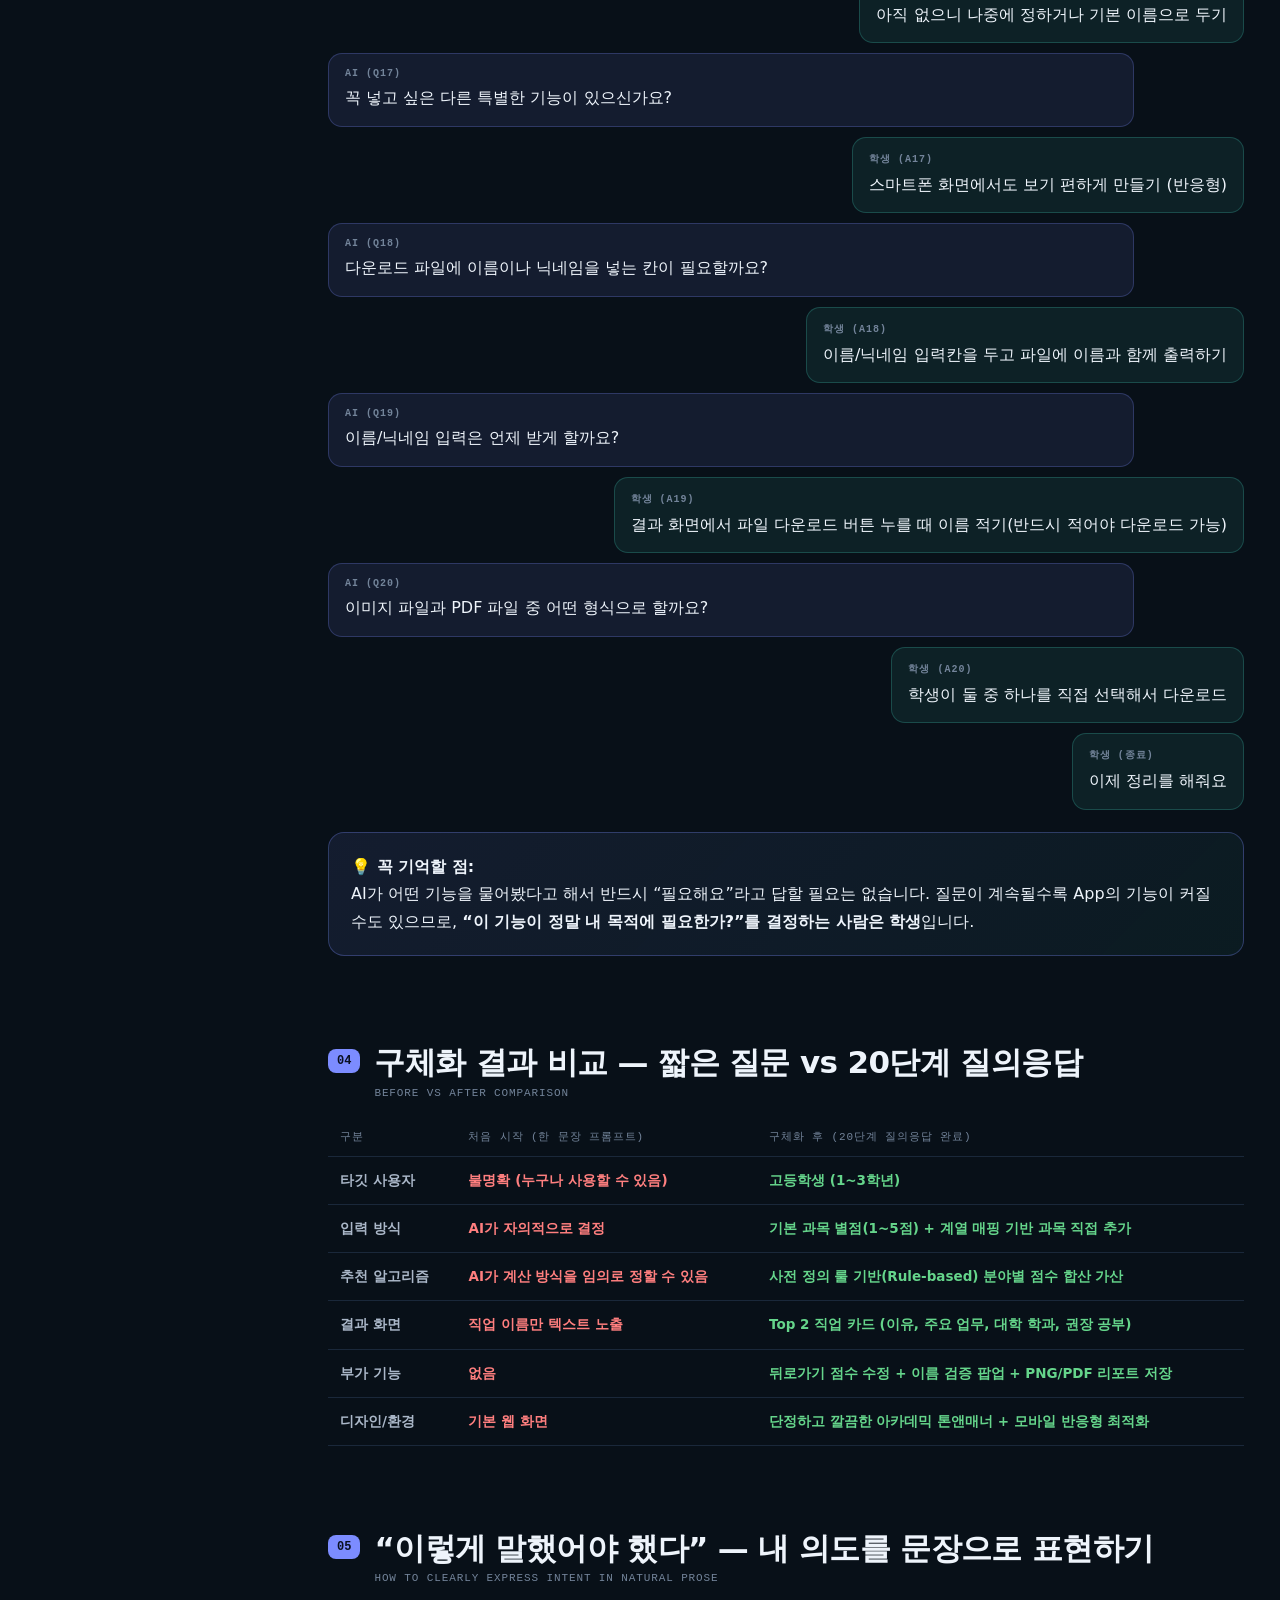
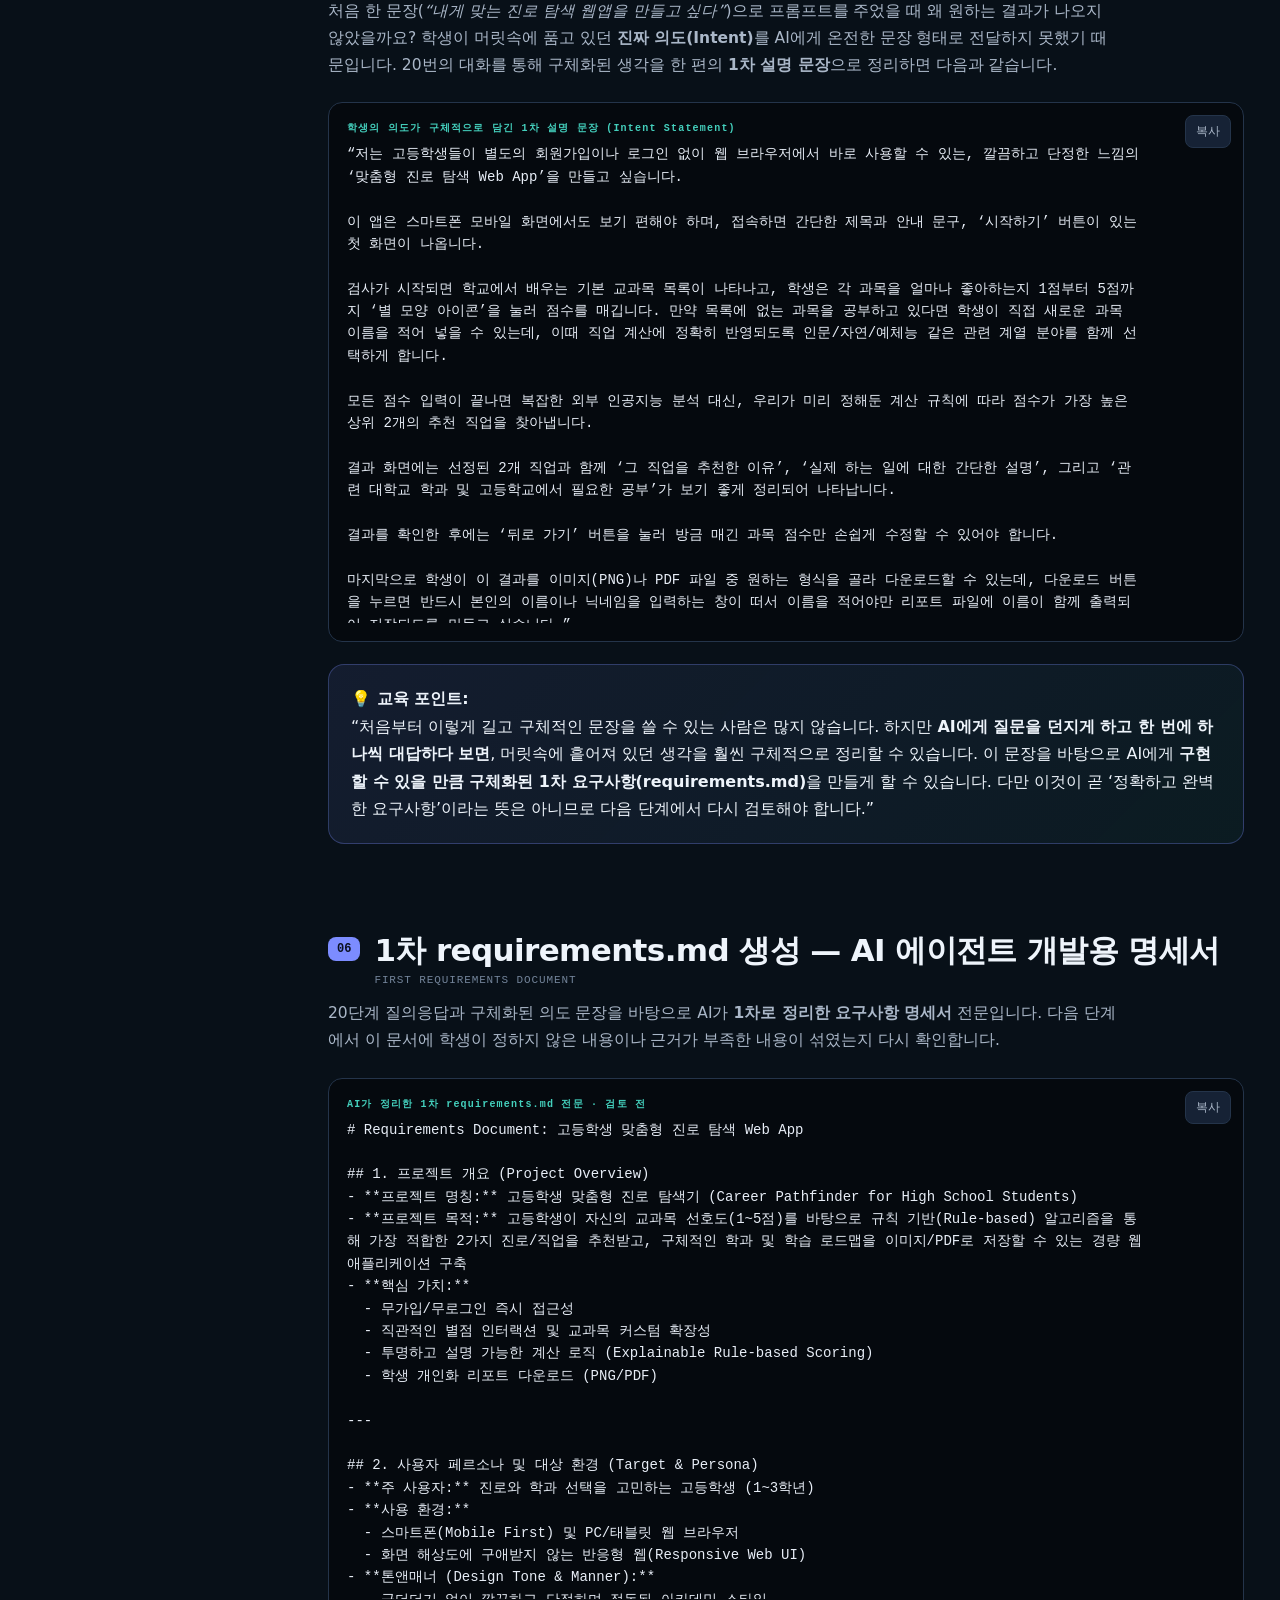
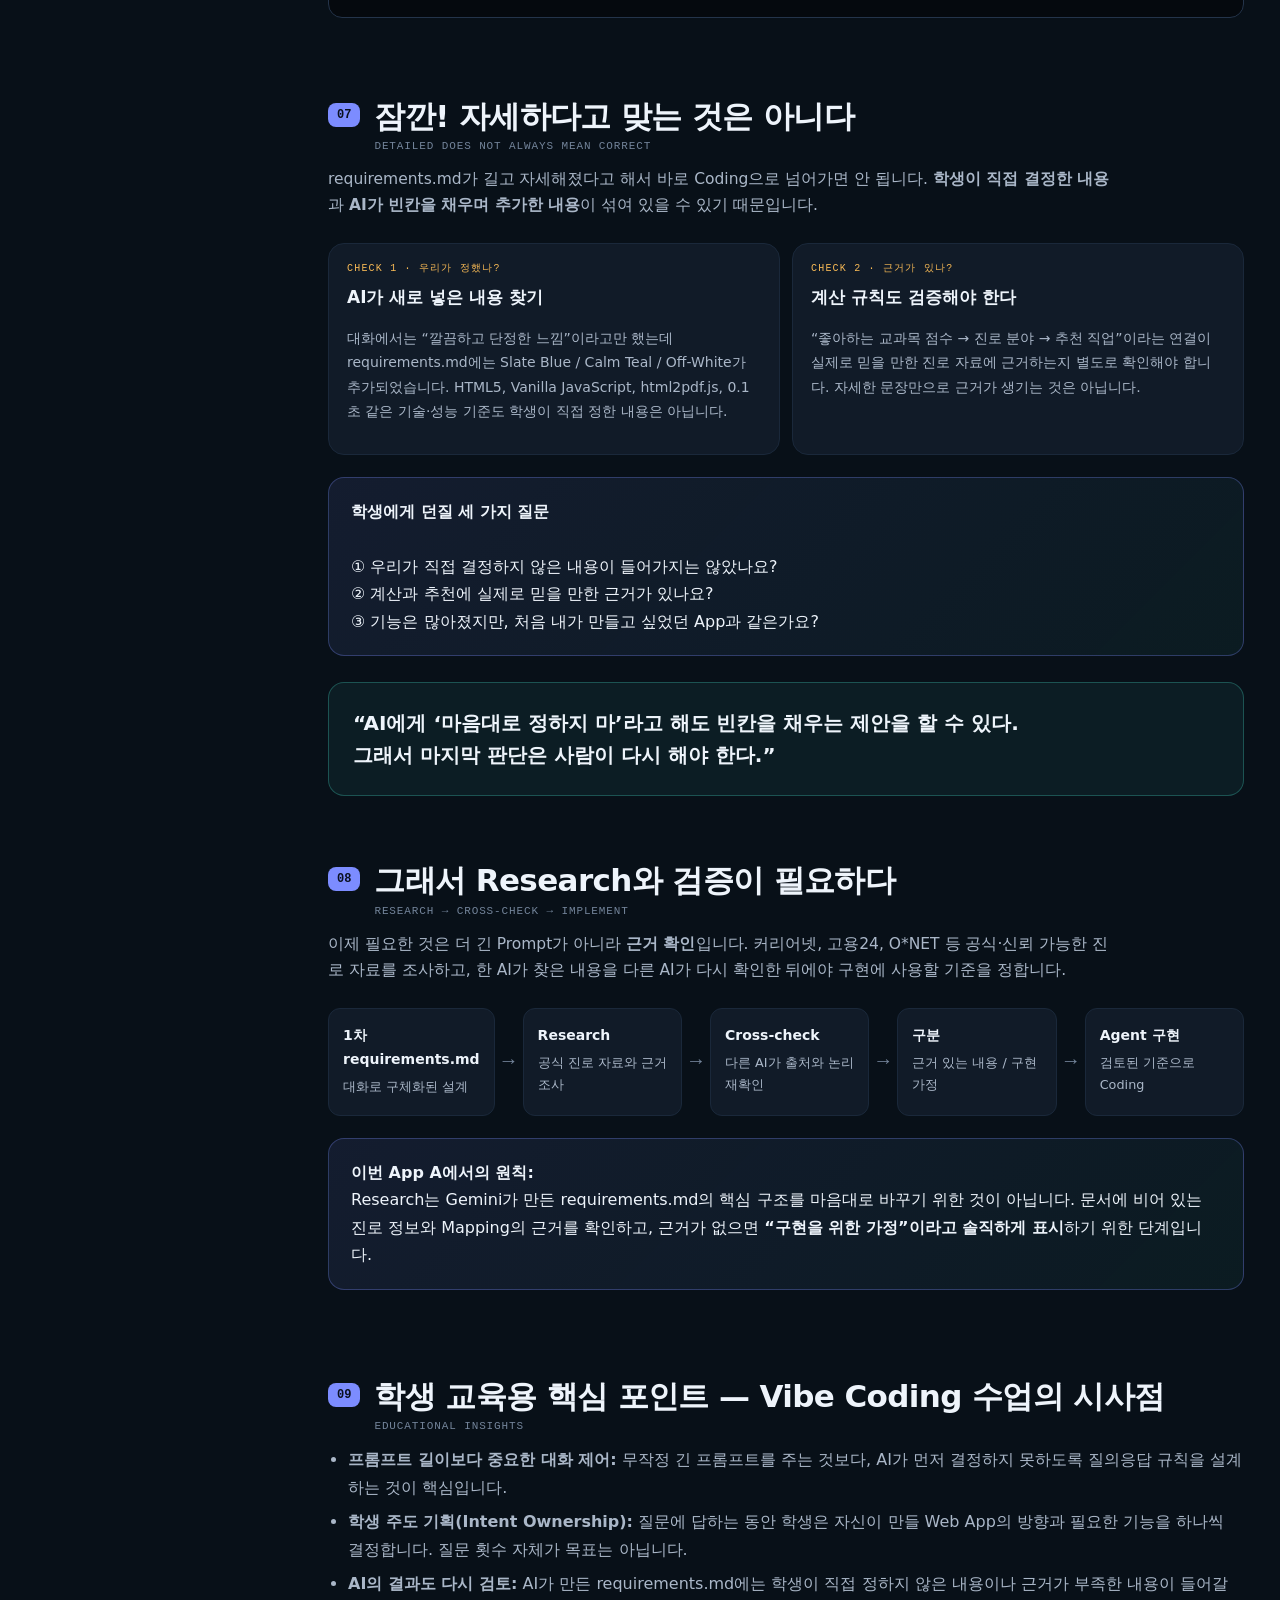
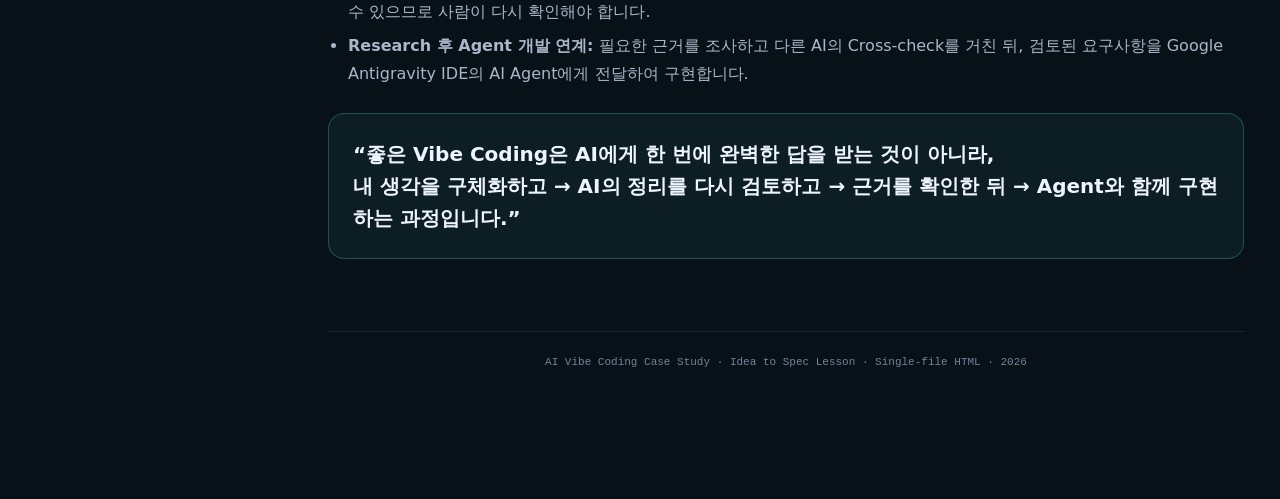
<file: learning/2_Idea_to_Spec_Career_App_Lesson_Revised-1.html>
<!DOCTYPE html>
<html lang="ko">
<head>
<meta charset="utf-8">
<meta name="viewport" content="width=device-width, initial-scale=1">
<title>AI와 한 가지씩 대화하며 내 생각 구체화하기 — 고등학생 진로 탐색 Web App 기획</title>
<style>
:root{
  --bg:#081018; --panel:#111b28; --panel2:#162235; --line:#24344a; --line2:#1a283a;
  --ink:#eef4fb; --muted:#aab7c8; --dim:#73849a; --accent:#7c8cff; --accent2:#44d0bd;
  --accent3:#f7b955; --ok:#65d58b; --danger:#ff7f7f; --radius:16px;
  --sans:-apple-system,BlinkMacSystemFont,"Pretendard","Apple SD Gothic Neo","Noto Sans KR","Malgun Gothic",system-ui,sans-serif;
  --mono:ui-monospace,"SFMono-Regular","JetBrains Mono",Menlo,Consolas,monospace;
}
*{box-sizing:border-box}
html{scroll-behavior:smooth}
body{
  margin:0; color:var(--ink); font-family:var(--sans); line-height:1.72;
  background:
    radial-gradient(900px 600px at 85% -10%,rgba(124,140,255,.12),transparent 60%),
    radial-gradient(800px 500px at 0 20%,rgba(68,208,189,.08),transparent 55%),var(--bg);
}
.layout{display:flex;max-width:1600px;margin:0 auto;align-items:flex-start}
.side{
  width:292px;flex:none;position:sticky;top:0;height:100vh;overflow:auto;
  border-right:1px solid var(--line2);background:rgba(8,16,24,.96);padding:28px 18px 90px
}
.brand{font-size:17px;font-weight:850;line-height:1.35;letter-spacing:-.02em}
.brand-sub{font:11px/1.5 var(--mono);color:var(--dim);letter-spacing:.05em;margin:7px 0 22px}
.side nav a{display:block;text-decoration:none;color:var(--muted);font-size:13px;padding:7px 10px;border-radius:8px;border-left:2px solid transparent;margin:2px 0}
.side nav a:hover{background:rgba(124,140,255,.10);color:var(--ink)}
.side nav a.active{background:rgba(124,140,255,.14);color:#aeb7ff;border-left-color:var(--accent);font-weight:700}
.side .tiny{margin-top:24px;padding-top:18px;border-top:1px solid var(--line2);font-size:11.5px;color:var(--dim)}
.main{flex:1;min-width:0}
.mobile-nav{display:none;position:sticky;top:0;z-index:20;background:rgba(8,16,24,.92);backdrop-filter:blur(12px);border-bottom:1px solid var(--line2);padding:9px 12px;overflow-x:auto;gap:7px}
.mobile-nav a{flex:0 0 auto;text-decoration:none;font:11.5px var(--mono);color:var(--muted);border:1px solid var(--line);border-radius:999px;padding:6px 10px}
.wrap{max-width:1040px;margin:0 auto;padding:0 36px 120px}
.hero{padding:72px 0 42px;border-bottom:1px solid var(--line2)}
.kicker{font:12px var(--mono);letter-spacing:.18em;text-transform:uppercase;color:var(--accent2);margin:0 0 14px}
h1{font-size:clamp(31px,5vw,48px);line-height:1.18;margin:0 0 16px;letter-spacing:-.035em}
.lede{font-size:17px;color:var(--muted);max-width:80ch;margin:0}
.meta{display:flex;flex-wrap:wrap;gap:9px;margin-top:24px}
.tag{font:11px var(--mono);color:var(--muted);padding:6px 11px;border:1px solid var(--line);border-radius:999px;background:rgba(17,27,40,.7)}
.section{padding-top:64px;scroll-margin-top:24px}
.section-head{display:flex;gap:14px;align-items:flex-start;margin-bottom:12px}
.num{font:700 12px var(--mono);background:var(--accent);color:#0a1020;border-radius:8px;padding:5px 9px;margin-top:7px}
h2{font-size:clamp(23px,3.5vw,31px);line-height:1.3;margin:0;letter-spacing:-.02em}
h3{font-size:17px;margin:0 0 8px}
.sub{font:11px var(--mono);color:var(--dim);letter-spacing:.08em;margin:4px 0 0}
.intro{color:var(--muted);font-size:15.5px;max-width:80ch;margin:14px 0 24px}
.callout{background:linear-gradient(135deg,rgba(124,140,255,.10),rgba(68,208,189,.06));border:1px solid rgba(124,140,255,.30);border-radius:var(--radius);padding:20px 22px;margin:22px 0}
.statement{font-size:clamp(20px,3vw,27px);line-height:1.55;font-weight:800;letter-spacing:-.02em;margin:0}
.cards{display:grid;grid-template-columns:repeat(2,minmax(0,1fr));gap:12px;margin-top:14px}
.card{background:var(--panel);border:1px solid var(--line2);border-radius:var(--radius);padding:17px 18px}
.card .label{font:10px var(--mono);letter-spacing:.12em;color:var(--accent3);margin-bottom:8px}
.card p,.card li{color:var(--muted);font-size:14px}
.card ul{margin:8px 0 0;padding-left:18px}
.pipeline{display:flex;align-items:stretch;gap:8px;flex-wrap:wrap;margin:20px 0}
.pipe{flex:1 1 145px;background:var(--panel);border:1px solid var(--line2);border-radius:12px;padding:14px;min-height:108px}
.pipe b{display:block;color:var(--ink);font-size:14px;margin-bottom:5px}
.pipe span{display:block;color:var(--muted);font-size:12.8px}
.arrow{align-self:center;color:var(--dim);font:20px var(--mono)}
.prompt-card{position:relative;background:#05090e;border:1px solid var(--line);border-radius:14px;padding:18px;margin:14px 0}
.prompt-card .step{font:700 10px var(--mono);letter-spacing:.12em;color:var(--accent2);margin-bottom:8px}
.prompt-text{white-space:pre-wrap;color:#e7edf6;font-size:14px;padding-right:80px;font-family:var(--mono);line-height:1.6;max-height:480px;overflow-y:auto}
.copy-btn{position:absolute;right:12px;top:12px;border:1px solid var(--line);background:var(--panel2);color:var(--muted);border-radius:8px;padding:7px 10px;cursor:pointer;font-size:12px;z-index:5}
.copy-btn:hover{color:#fff;border-color:var(--accent)}
.dialogue{display:grid;gap:10px;margin:16px 0}
.bubble{border-radius:14px;padding:14px 16px;max-width:88%}
.student{background:rgba(68,208,189,.09);border:1px solid rgba(68,208,189,.24);margin-left:auto}
.ai{background:rgba(124,140,255,.10);border:1px solid rgba(124,140,255,.25)}
.who{font:700 10px var(--mono);letter-spacing:.1em;margin-bottom:5px;color:var(--dim)}
.compare{width:100%;border-collapse:collapse;margin:18px 0;font-size:13.5px}
.compare th,.compare td{padding:12px;border-bottom:1px solid var(--line2);text-align:left;vertical-align:top}
.compare th{font:11px var(--mono);letter-spacing:.08em;color:var(--dim)}
.compare td{color:var(--muted)}
.bad{color:var(--danger);font-weight:750}.good{color:var(--ok);font-weight:750}
.ladder{display:grid;gap:10px;margin:18px 0}
.rung{display:grid;grid-template-columns:64px 1fr;gap:12px;align-items:start;background:var(--panel);border:1px solid var(--line2);border-radius:12px;padding:14px}
.rung .n{font:700 11px var(--mono);color:#c7ceff}
.rung strong{display:block;margin-bottom:4px}.rung p{margin:0;color:var(--muted);font-size:14px}
.final-msg{margin-top:26px;padding:24px;border-radius:16px;border:1px solid rgba(68,208,189,.3);background:rgba(68,208,189,.07)}
.final-msg p{font-size:20px;font-weight:800;margin:0;line-height:1.6}
.check{margin:14px 0 0;padding-left:20px;color:var(--muted)}
.check li{margin:7px 0}
footer{margin-top:72px;padding-top:24px;border-top:1px solid var(--line2);color:var(--dim);font:11px var(--mono);text-align:center}
@media(max-width:1180px){.side{display:none}.mobile-nav{display:flex}.wrap{padding:0 22px 90px}}
@media(max-width:720px){.cards{grid-template-columns:1fr}.hero{padding-top:44px}.wrap{padding-left:15px;padding-right:15px}.arrow{display:none}.prompt-text{padding-right:0;padding-top:34px}.rung{grid-template-columns:48px 1fr}.bubble{max-width:96%}}
@media print{
  body{background:#fff;color:#111}.side,.mobile-nav,.copy-btn{display:none!important}.wrap{max-width:none;padding:0 16mm 18mm}
  .hero{padding-top:10mm}.card,.callout,.pipe,.prompt-card,.rung,.final-msg,.bubble{background:#fff!important;border-color:#bbb!important}
  p,li,.intro,.lede,.card p,.card li,.pipe span,.prompt-text,.compare td,.rung p{color:#333!important}
  h1,h2,h3,.statement,.final-msg p{color:#111!important}
}
</style>
</head>
<body>
<div class="layout">
<aside class="side">
  <div class="brand">Idea to Spec Case<br>Mini Lesson</div>
  <div class="brand-sub">AI VIBE CODING · IDEA REFINEMENT</div>
  <nav id="toc">
    <a href="#top">표지 · 학습 목표</a>
    <a href="#concept">00 대화형 구체화 개념</a>
    <a href="#initial">01 막연한 한 문장의 한계</a>
    <a href="#rules">02 AI를 제어하는 7가지 규칙</a>
    <a href="#interview">03 1:1 대화 구체화 과정</a>
    <a href="#summary">04 구체화 결과 비교</a>
    <a href="#intent-express">05 이렇게 말했어야 했다</a>
    <a href="#spec">06 1차 requirements.md 생성</a>
    <a href="#review">07 잠깐! 다시 검토하기</a>
    <a href="#research">08 Research가 필요한 이유</a>
    <a href="#edu">09 학생 교육용 시사점</a>
  </nav>
  <div class="tiny">한 페이지 HTML · 좌측 목차 / 우측 본문 · Responsive · 외부 Library 없음</div>
</aside>

<main class="main">
<nav class="mobile-nav">
  <a href="#concept">개념</a><a href="#initial">1차 시도</a><a href="#rules">대화 규칙</a>
  <a href="#interview">1:1 대화</a><a href="#summary">결과 비교</a><a href="#intent-express">의도 표현</a><a href="#spec">1차 requirements</a><a href="#review">다시 검토</a><a href="#research">Research</a><a href="#edu">교육 가치</a>
</nav>

<div class="wrap">
<header class="hero" id="top">
  <p class="kicker">AI VIBE CODING · INTENT DISCOVERY LESSON</p>
  <h1>AI와 한 가지씩 대화하며<br>내 생각 구체화하기</h1>
  <p class="lede">
    “진로 탐색 웹앱을 만들고 싶다”라는 막연한 한 문장으로 시작해, AI가 질문 하나씩만 던지도록 가두고
    <strong>20번의 짧은 릴레이 질의응답을 거쳐 구현 가능한 수준의 1차 요구사항 명세서(requirements.md)로 정리</strong>하는 실제 수업 사례입니다.
  </p>
  <div class="meta">
    <span class="tag">대상 · 코딩 완전 입문 고등학생</span>
    <span class="tag">주제 · 고등학생 진로 탐색 Web App</span>
    <span class="tag">방식 · 1대1 릴레이 인터뷰 (20 Turn)</span>
    <span class="tag">결과물 · requirements.md 명세서</span>
  </div>
</header>

<section class="section" id="concept">
  <div class="section-head"><span class="num">00</span><div><h2>먼저 이해할 개념 — 왜 대화로 구체화해야 하는가?</h2><p class="sub">WHY DIALOGUE-DRIVEN SPECIFICATION?</p></div></div>
  <div class="callout">
    <p class="statement">AI에게 한 번에 “멋진 진로 탐색 웹앱 만들어줘”라고 프롬프트를 주면,<br>
    부족한 정보를 AI가 스스로 추정하기 때문에 <strong>내가 생각한 방향과 다른 결과</strong>가 나올 수 있습니다.</p>
  </div>
  <p class="intro">
    Vibe Coding의 핵심은 <strong>“학생이 주도권을 쥐고 의도(Intent)를 결정하는 것”</strong>입니다. AI가 질문을 던지게 만들고, 학생이 한 번에 하나씩 대답하면서 내 생각을 또렷하게 다듬어 가는 과정이 필수적입니다.
  </p>
</section>

<section class="section" id="initial">
  <div class="section-head"><span class="num">01</span><div><h2>막연한 한 문장의 한계 — 첫 프롬프트의 결과</h2><p class="sub">THE LIMITATION OF A VAGUE FIRST PROMPT</p></div></div>
  <div class="prompt-card">
    <div class="step">학생의 첫 프롬프트 입력</div>
    <button class="copy-btn" onclick="copyText(this)">복사</button>
    <div class="prompt-text">내게 맞는 진로 탐색을 하는 Web App을 만들고 싶습니다.</div>
  </div>
  <div class="cards">
    <div class="card">
      <div class="label">PROBLEM 1</div>
      <h3>AI의 과도한 자의적 추론</h3>
      <p>AI가 로그인, 회원가입, AI 적성 진단 모델, DB 구축처럼 내가 요청하지 않은 큰 기능을 제안하거나 추가할 수도 있습니다.</p>
    </div>
    <div class="card">
      <div class="label">PROBLEM 2</div>
      <h3>주도권 상실과 의도와 다른 결과</h3>
      <p>학생은 AI가 만들어 준 결과가 자신이 정말 만들고 싶었던 것인지 판단하기 어려워지고, AI의 결정을 따라가기 쉬워집니다.</p>
    </div>
  </div>
</section>

<section class="section" id="rules">
  <div class="section-head"><span class="num">02</span><div><h2>AI를 제어하는 7가지 규칙 — 질문만 하도록 가두기</h2><p class="sub">7 RULES TO CONTROL AI DIALOGUE</p></div></div>
  <p class="intro">AI가 먼저 결론을 내리거나 코드를 짜지 못하도록, <strong>대화의 주도권을 학생이 쥐는 7가지 제어 프롬프트</strong>를 적용합니다.</p>
  <div class="prompt-card">
    <div class="step">AI 대화 제어 규칙 프롬프트</div>
    <button class="copy-btn" onclick="copyText(this)">복사</button>
    <div class="prompt-text">내게 맞는 진로 탐색을 하는 Web App을 만들고 싶습니다.

지금은 Web App을 만들거나 방법을 설명하지 마세요.
내가 무엇을 만들고 싶은지 스스로 정할 수 있도록 나에게 질문만 해주세요.

규칙은 다음과 같습니다.
1. 한 번에 질문은 정확히 하나만 해주세요.
2. 내가 답하면 설명하거나 평가하지 말고 다음 질문 하나만 해주세요.
3. 질문은 초등학생도 이해할 수 있는 쉬운 말로 해주세요.
4. 내가 대답하기 어려울 때만 간단한 예를 2~3개 보여주세요.
5. 내가 말하지 않은 내용을 AI가 대신 결정하지 마세요.
6. 지금은 설명, 추천, 요약, 기능 목록, Coding을 하지 마세요.
7. 내가 “이제 정리해줘”라고 말할 때까지 계속 질문만 해주세요.

그럼 첫 번째 질문 하나만 해주세요.</div>
  </div>
</section>

<section class="section" id="interview">
  <div class="section-head"><span class="num">03</span><div><h2>1:1 대화 구체화 과정 — 20단계 릴레이 질의응답</h2><p class="sub">20-STEP TURN-BY-TURN INTERVIEW</p></div></div>
  <p class="intro">규칙에 따라 AI는 오직 질문 하나씩만 던졌고, 학생이 답변하며 앱의 세부 기획을 구체화했습니다. <strong>20번은 이번 사례의 결과일 뿐</strong>이며, 다른 App은 더 적거나 더 많은 질문이 필요할 수 있습니다.</p>

  <div class="dialogue">
    <div class="bubble student"><div class="who">학생 (Q1 시작)</div>첫 번째 질문 하나만 해주세요.</div>
    <div class="bubble ai"><div class="who">AI (Q1)</div>주로 누가(어떤 사람) 사용하게 하고 싶으신가요?</div>
    <div class="bubble student"><div class="who">학생 (A1)</div>고등학생</div>

    <div class="bubble ai"><div class="who">AI (Q2)</div>최종적으로 어떤 결과(결과물)를 얻어가길 바라시나요?</div>
    <div class="bubble student"><div class="who">학생 (A2)</div>나에게 어울리는 추천 직업 목록</div>

    <div class="bubble ai"><div class="who">AI (Q3)</div>직업 추천을 위해 어떤 정보(입력값)를 넣게 하고 싶으신가요?</div>
    <div class="bubble student"><div class="who">학생 (A3)</div>학교에서 좋아하는 과목</div>

    <div class="bubble ai"><div class="who">AI (Q4)</div>좋아하는 과목을 어떤 방식으로 선택하거나 적게 하고 싶으신가요?</div>
    <div class="bubble student"><div class="who">학생 (A4)</div>과목별로 좋아하는 점수를 1~5점으로 매기기</div>

    <div class="bubble ai"><div class="who">AI (Q5)</div>과목 목록은 미리 정해둘까요, 아니면 직접 추가할 수 있게 할까요?</div>
    <div class="bubble student"><div class="who">학생 (A5)</div>기본 목록도 있고 학생이 새로운 과목을 직접 적어 넣을 수도 있게 하기</div>

    <div class="bubble ai"><div class="who">AI (Q6)</div>결과 화면에 추천 직업 목록을 몇 개 정도 보여주고 싶으신가요?</div>
    <div class="bubble student"><div class="who">학생 (A6)</div>가장 잘 어울리는 것 2개</div>

    <div class="bubble ai"><div class="who">AI (Q7)</div>추천된 직업 2개와 함께 어떤 추가 내용을 보여주고 싶으신가요?</div>
    <div class="bubble student"><div class="who">학생 (A7)</div>추천 이유, 하는 일 간단 설명, 관련 대학교 학과나 필요한 공부</div>

    <div class="bubble ai"><div class="who">AI (Q8)</div>어떤 원리(방식)로 직업을 골라내게 하고 싶으신가요?</div>
    <div class="bubble student"><div class="who">학생 (A8)</div>미리 정해둔 계산 규칙에 따라 점수가 가장 높은 쪽으로 연결하기</div>

    <div class="bubble ai"><div class="who">AI (Q9)</div>로그인(회원가입)을 하고 쓰게 할까요, 아니면 로그인 없이 쓸까요?</div>
    <div class="bubble student"><div class="who">학생 (A9)</div>로그인 없이 누구나 접속해서 바로 사용하기</div>

    <div class="bubble ai"><div class="who">AI (Q10)</div>결과 화면을 저장하거나 공유하는 기능이 필요할까요?</div>
    <div class="bubble student"><div class="who">학생 (A10)</div>결과 화면을 이미지나 PDF 파일로 다운로드하기</div>

    <div class="bubble ai"><div class="who">AI (Q11)</div>디자인 분위기나 화면 느낌은 어떻게 만들고 싶으신가요?</div>
    <div class="bubble student"><div class="who">학생 (A11)</div>깔끔하고 단정한 느낌</div>

    <div class="bubble ai"><div class="who">AI (Q12)</div>1~5점 점수를 매길 때 어떤 도구(모양)를 쓰게 할까요?</div>
    <div class="bubble student"><div class="who">학생 (A12)</div>별 모양을 1개부터 5개까지 누르기</div>

    <div class="bubble ai"><div class="who">AI (Q13)</div>직접 추가한 과목은 직업 계산에 어떻게 반영되게 할까요?</div>
    <div class="bubble student"><div class="who">학생 (A13)</div>과목 이름을 적을 때 관련 분야(인문/자연/예체능 등)를 함께 고르게 하기</div>

    <div class="bubble ai"><div class="who">AI (Q14)</div>처음으로 돌아가서 다시 검사할 수 있는 버튼이 필요할까요?</div>
    <div class="bubble student"><div class="who">학생 (A14)</div>뒤로 가기 버튼으로 방금 매긴 점수만 수정하기</div>

    <div class="bubble ai"><div class="who">AI (Q15)</div>화면 맨 처음에 시작(안내) 화면을 따로 보여줄까요?</div>
    <div class="bubble student"><div class="who">학생 (A15)</div>간단한 제목과 안내 화면 그리고 시작하기 버튼이 있는 첫 화면 보여주기</div>

    <div class="bubble ai"><div class="who">AI (Q16)</div>웹 앱의 이름(제목)으로 생각해 두신 것이 있으신가요?</div>
    <div class="bubble student"><div class="who">학생 (A16)</div>아직 없으니 나중에 정하거나 기본 이름으로 두기</div>

    <div class="bubble ai"><div class="who">AI (Q17)</div>꼭 넣고 싶은 다른 특별한 기능이 있으신가요?</div>
    <div class="bubble student"><div class="who">학생 (A17)</div>스마트폰 화면에서도 보기 편하게 만들기 (반응형)</div>

    <div class="bubble ai"><div class="who">AI (Q18)</div>다운로드 파일에 이름이나 닉네임을 넣는 칸이 필요할까요?</div>
    <div class="bubble student"><div class="who">학생 (A18)</div>이름/닉네임 입력칸을 두고 파일에 이름과 함께 출력하기</div>

    <div class="bubble ai"><div class="who">AI (Q19)</div>이름/닉네임 입력은 언제 받게 할까요?</div>
    <div class="bubble student"><div class="who">학생 (A19)</div>결과 화면에서 파일 다운로드 버튼 누를 때 이름 적기(반드시 적어야 다운로드 가능)</div>

    <div class="bubble ai"><div class="who">AI (Q20)</div>이미지 파일과 PDF 파일 중 어떤 형식으로 할까요?</div>
    <div class="bubble student"><div class="who">학생 (A20)</div>학생이 둘 중 하나를 직접 선택해서 다운로드</div>

    <div class="bubble student"><div class="who">학생 (종료)</div>이제 정리를 해줘요</div>
  </div>

  <div class="callout">
    <strong>💡 꼭 기억할 점:</strong><br>
    AI가 어떤 기능을 물어봤다고 해서 반드시 “필요해요”라고 답할 필요는 없습니다.
    질문이 계속될수록 App의 기능이 커질 수도 있으므로, <strong>“이 기능이 정말 내 목적에 필요한가?”를 결정하는 사람은 학생</strong>입니다.
  </div>
</section>

<section class="section" id="summary">
  <div class="section-head"><span class="num">04</span><div><h2>구체화 결과 비교 — 짧은 질문 vs 20단계 질의응답</h2><p class="sub">BEFORE VS AFTER COMPARISON</p></div></div>
  <table class="compare">
    <thead>
      <tr>
        <th>구분</th>
        <th>처음 시작 (한 문장 프롬프트)</th>
        <th>구체화 후 (20단계 질의응답 완료)</th>
      </tr>
    </thead>
    <tbody>
      <tr>
        <td><strong>타깃 사용자</strong></td>
        <td><span class="bad">불명확 (누구나 사용할 수 있음)</span></td>
        <td><span class="good">고등학생 (1~3학년)</span></td>
      </tr>
      <tr>
        <td><strong>입력 방식</strong></td>
        <td><span class="bad">AI가 자의적으로 결정</span></td>
        <td><span class="good">기본 과목 별점(1~5점) + 계열 매핑 기반 과목 직접 추가</span></td>
      </tr>
      <tr>
        <td><strong>추천 알고리즘</strong></td>
        <td><span class="bad">AI가 계산 방식을 임의로 정할 수 있음</span></td>
        <td><span class="good">사전 정의 룰 기반(Rule-based) 분야별 점수 합산 가산</span></td>
      </tr>
      <tr>
        <td><strong>결과 화면</strong></td>
        <td><span class="bad">직업 이름만 텍스트 노출</span></td>
        <td><span class="good">Top 2 직업 카드 (이유, 주요 업무, 대학 학과, 권장 공부)</span></td>
      </tr>
      <tr>
        <td><strong>부가 기능</strong></td>
        <td><span class="bad">없음</span></td>
        <td><span class="good">뒤로가기 점수 수정 + 이름 검증 팝업 + PNG/PDF 리포트 저장</span></td>
      </tr>
      <tr>
        <td><strong>디자인/환경</strong></td>
        <td><span class="bad">기본 웹 화면</span></td>
        <td><span class="good">단정하고 깔끔한 아카데믹 톤앤매너 + 모바일 반응형 최적화</span></td>
      </tr>
    </tbody>
  </table>
</section>

<section class="section" id="intent-express">
  <div class="section-head"><span class="num">05</span><div><h2>“이렇게 말했어야 했다” — 내 의도를 문장으로 표현하기</h2><p class="sub">HOW TO CLEARLY EXPRESS INTENT IN NATURAL PROSE</p></div></div>
  <p class="intro">
    처음 한 문장(<em>“내게 맞는 진로 탐색 웹앱을 만들고 싶다”</em>)으로 프롬프트를 주었을 때 왜 원하는 결과가 나오지 않았을까요? 
    학생이 머릿속에 품고 있던 <strong>진짜 의도(Intent)</strong>를 AI에게 온전한 문장 형태로 전달하지 못했기 때문입니다.
    20번의 대화를 통해 구체화된 생각을 한 편의 <strong>1차 설명 문장</strong>으로 정리하면 다음과 같습니다.
  </p>

  <div class="prompt-card">
    <div class="step">학생의 의도가 구체적으로 담긴 1차 설명 문장 (Intent Statement)</div>
    <button class="copy-btn" onclick="copyText(this)">복사</button>
    <div class="prompt-text">“저는 고등학생들이 별도의 회원가입이나 로그인 없이 웹 브라우저에서 바로 사용할 수 있는, 깔끔하고 단정한 느낌의 ‘맞춤형 진로 탐색 Web App’을 만들고 싶습니다. 

이 앱은 스마트폰 모바일 화면에서도 보기 편해야 하며, 접속하면 간단한 제목과 안내 문구, ‘시작하기’ 버튼이 있는 첫 화면이 나옵니다. 

검사가 시작되면 학교에서 배우는 기본 교과목 목록이 나타나고, 학생은 각 과목을 얼마나 좋아하는지 1점부터 5점까지 ‘별 모양 아이콘’을 눌러 점수를 매깁니다. 만약 목록에 없는 과목을 공부하고 있다면 학생이 직접 새로운 과목 이름을 적어 넣을 수 있는데, 이때 직업 계산에 정확히 반영되도록 인문/자연/예체능 같은 관련 계열 분야를 함께 선택하게 합니다.

모든 점수 입력이 끝나면 복잡한 외부 인공지능 분석 대신, 우리가 미리 정해둔 계산 규칙에 따라 점수가 가장 높은 상위 2개의 추천 직업을 찾아냅니다. 

결과 화면에는 선정된 2개 직업과 함께 ‘그 직업을 추천한 이유’, ‘실제 하는 일에 대한 간단한 설명’, 그리고 ‘관련 대학교 학과 및 고등학교에서 필요한 공부’가 보기 좋게 정리되어 나타납니다. 

결과를 확인한 후에는 ‘뒤로 가기’ 버튼을 눌러 방금 매긴 과목 점수만 손쉽게 수정할 수 있어야 합니다. 

마지막으로 학생이 이 결과를 이미지(PNG)나 PDF 파일 중 원하는 형식을 골라 다운로드할 수 있는데, 다운로드 버튼을 누르면 반드시 본인의 이름이나 닉네임을 입력하는 창이 떠서 이름을 적어야만 리포트 파일에 이름이 함께 출력되어 저장되도록 만들고 싶습니다.”</div>
  </div>

  <div class="callout">
    <strong>💡 교육 포인트:</strong><br>
    “처음부터 이렇게 길고 구체적인 문장을 쓸 수 있는 사람은 많지 않습니다. 
    하지만 <strong>AI에게 질문을 던지게 하고 한 번에 하나씩 대답하다 보면</strong>, 머릿속에 흩어져 있던 생각을 훨씬 구체적으로 정리할 수 있습니다. 
    이 문장을 바탕으로 AI에게 <strong>구현할 수 있을 만큼 구체화된 1차 요구사항(requirements.md)</strong>을 만들게 할 수 있습니다. 다만 이것이 곧 ‘정확하고 완벽한 요구사항’이라는 뜻은 아니므로 다음 단계에서 다시 검토해야 합니다.”
  </div>
</section>

<section class="section" id="spec">
  <div class="section-head"><span class="num">06</span><div><h2>1차 requirements.md 생성 — AI 에이전트 개발용 명세서</h2><p class="sub">FIRST REQUIREMENTS DOCUMENT</p></div></div>
  <p class="intro">20단계 질의응답과 구체화된 의도 문장을 바탕으로 AI가 <strong>1차로 정리한 요구사항 명세서</strong> 전문입니다. 다음 단계에서 이 문서에 학생이 정하지 않은 내용이나 근거가 부족한 내용이 섞였는지 다시 확인합니다.</p>

  <div class="prompt-card">
    <div class="step">AI가 정리한 1차 requirements.md 전문 · 검토 전</div>
    <button class="copy-btn" onclick="copyText(this)">복사</button>
    <div class="prompt-text"># Requirements Document: 고등학생 맞춤형 진로 탐색 Web App

## 1. 프로젝트 개요 (Project Overview)
- **프로젝트 명칭:** 고등학생 맞춤형 진로 탐색기 (Career Pathfinder for High School Students)
- **프로젝트 목적:** 고등학생이 자신의 교과목 선호도(1~5점)를 바탕으로 규칙 기반(Rule-based) 알고리즘을 통해 가장 적합한 2가지 진로/직업을 추천받고, 구체적인 학과 및 학습 로드맵을 이미지/PDF로 저장할 수 있는 경량 웹 애플리케이션 구축
- **핵심 가치:** 
  - 무가입/무로그인 즉시 접근성
  - 직관적인 별점 인터랙션 및 교과목 커스텀 확장성
  - 투명하고 설명 가능한 계산 로직 (Explainable Rule-based Scoring)
  - 학생 개인화 리포트 다운로드 (PNG/PDF)

---

## 2. 사용자 페르소나 및 대상 환경 (Target & Persona)
- **주 사용자:** 진로와 학과 선택을 고민하는 고등학생 (1~3학년)
- **사용 환경:** 
  - 스마트폰(Mobile First) 및 PC/태블릿 웹 브라우저
  - 화면 해상도에 구애받지 않는 반응형 웹(Responsive Web UI)
- **톤앤매너 (Design Tone & Manner):**
  - 군더더기 없이 깔끔하고 단정하며 정돈된 아카데믹 스타일
  - 신뢰감을 주는 모던한 컬러 팔레트 (Slate Blue / Calm Teal / Off-White 계열)

---

## 3. 시스템 아키텍처 및 기술 제약사항 (Technical Stack & Architecture)
- **구현 형태:** 단일 페이지 애플리케이션(SPA) 또는 경량 정적 웹(Single-file / Static Web)
- **프론트엔드 제약사항:**
  - 외부 백엔드 서버나 DB 없이 브라우저 단독(Client-side) 구동 가능
  - 세션 기반 상태 관리 (페이지 새로고침 전까지 입력값 보존)
  - HTML5, CSS3, Vanilla JavaScript (또는 경량 UI 라이브러리)
- **결과물 출력(Export) 라이브러리:**
  - PDF 생성: `html2pdf.js` 또는 `jspdf`
  - 이미지 캡처: `html2canvas`

---

## 4. 상세 기능 요구사항 (Functional Requirements)

### 4.1 시작 화면 (Intro Screen)
- **FR-1.1 기본 정보 노출:** 서비스 명칭, 간단한 검사 가이드 및 목적 설명
- **FR-1.2 시작 버튼:** '진로 탐색 시작하기' 버튼 클릭 시 교과목 선호도 평가 화면으로 전환

### 4.2 과목 선호도 평가 화면 (Rating Screen)
- **FR-2.1 기본 교과목 목록 제공:**
  - 국어, 수학, 영어, 한국사, 사회탐구(일반사회/지리/윤리/역사), 과학탐구(물리/화학/생명과학/지구과학), 정보/코딩, 기술·가정, 미술/음악/체육, 제2외국어 등 표준 고교 교과목군 제공
- **FR-2.2 별점(Star Rating) 인터랙션:**
  - 각 과목별 1점부터 5점까지 별 모양 아이콘 클릭/터치로 직관적 입력 (기본값: 미선택 또는 3점)
- **FR-2.3 사용자 직접 과목 추가 (Custom Subject Entry):**
  - 기본 목록 외 학생이 과목명을 직접 텍스트로 입력하여 추가 가능
  - 과목 추가 시 반드시 **관련 계열(분야: 인문사회, 자연과학/공학, IT/소프트웨어, 예체능, 의약/바이오, 경영/경제 등)** 중 하나를 드롭다운으로 선택하도록 강제
- **FR-2.4 결과 확인 트리거:**
  - 필수 기본 과목 평가 완료 시 '결과 분석하기' 버튼 활성화

### 4.3 추천 계산 로직 (Scoring & Recommendation Engine)
- **FR-3.1 계열별 점수 가산:**
  - 각 과목은 사전 정의된 1~2개 진로 분야(Domain)와 연결
  - 추가된 커스텀 과목은 사용자가 지정한 계열에 해당 별점 가중치를 부여
- **FR-3.2 직업 매핑 알고리즘:**
  - 총합 점수가 가장 높은 상위 2개 직업군/직업을 최종 선정 (동점자 발생 시 우선순위 가중치 규칙 적용)
- **FR-3.3 직업별 상세 콘텐츠 데이터셋:**
  - **직업명:** 명확한 직업 명칭
  - **추천 이유:** 학생이 높은 점수를 준 과목과의 구체적 연계성 서술
  - **주요 업무/역할:** 해당 직업이 실제 현장에서 하는 일 요약
  - **관련 대학 학과:** 진학 가능한 대학교 전공 목록
  - **권장 고교 학습 과목:** 고교 재학 중 이수/집중하면 좋은 과목 가이드

### 4.4 결과 확인 및 세부 기능 (Result Screen)
- **FR-4.1 Top 2 결과 카드 UI:** 상위 2개 직업을 독립된 카드로 가독성 있게 노출
- **FR-4.2 점수 수정(뒤로 가기) 기능:**
  - '뒤로 가기 / 점수 수정' 버튼 클릭 시 이전 화면으로 복귀하며, 기존에 매겨둔 별점 및 추가 과목 리스트가 초기화되지 않고 유지됨

### 4.5 리포트 내보내기 (Export & Reporting)
- **FR-5.1 이름/닉네임 입력 모달 (Validation Gate):**
  - '결과 다운로드' 클릭 시 모달 팝업 표시
  - 학생의 이름 또는 닉네임 입력을 필수로 요구 (공백 시 다운로드 진행 불가 안내)
- **FR-5.2 포맷 선택 다운로드:**
  - 사용자가 **이미지 파일(PNG)** 또는 **문서 파일(PDF)** 중 포맷을 선택 가능
- **FR-5.3 출력 템플릿 레이아웃:**
  - 다운로드 파일 상단에 `[학생 이름/닉네임] 님의 진로 관심 탐색 결과 리포트` 헤더 및 생성 일자 명시
  - 추천 직업 2종 및 상세 설명이 깔끔하게 정돈된 인쇄용 규격 레이아웃으로 렌더링

---

## 5. 비기능 요구사항 (Non-Functional Requirements)
- **NFR-1 (반응형 최적화):** 모바일(360px~480px), 태블릿(768px), 데스크톱(1024px 이상) 전 해상도 대응
- **NFR-2 (개인정보 보호):** 입력받은 이름/닉네임 및 과목 점수는 서버에 저장되지 않고 클라이언트 렌더링/다운로드 즉시 휘발
- **NFR-3 (성능 및 사용성):** 별도 통신 지연 없이 0.1초 내 결과 계산 완료

---

## 6. 화면 흐름도 (Page Flow)
```
[1. 시작 안내 화면]
       │
       ▼ (시작하기 버튼 클릭)
[2. 과목별 선호도 별점 평가 화면] ── (사용자 과목 직접 추가)
       │
       ▼ (결과 보기 클릭)
[3. 추천 직업 Top 2 결과 화면] ◄─── (뒤로 가기로 점수 수정 가능)
       │
       ▼ (다운로드 버튼 클릭)
[4. 이름/닉네임 입력 모달 (필수)]
       │
       ▼ (PNG / PDF 선택)
[5. 개인화 리포트 파일 저장]
```</div>
  </div>
</section>

<section class="section" id="review">
  <div class="section-head"><span class="num">07</span><div><h2>잠깐! 자세하다고 맞는 것은 아니다</h2><p class="sub">DETAILED DOES NOT ALWAYS MEAN CORRECT</p></div></div>
  <p class="intro">
    requirements.md가 길고 자세해졌다고 해서 바로 Coding으로 넘어가면 안 됩니다.
    <strong>학생이 직접 결정한 내용</strong>과 <strong>AI가 빈칸을 채우며 추가한 내용</strong>이 섞여 있을 수 있기 때문입니다.
  </p>

  <div class="cards">
    <div class="card">
      <div class="label">CHECK 1 · 우리가 정했나?</div>
      <h3>AI가 새로 넣은 내용 찾기</h3>
      <p>대화에서는 “깔끔하고 단정한 느낌”이라고만 했는데 requirements.md에는 Slate Blue / Calm Teal / Off-White가 추가되었습니다. HTML5, Vanilla JavaScript, html2pdf.js, 0.1초 같은 기술·성능 기준도 학생이 직접 정한 내용은 아닙니다.</p>
    </div>
    <div class="card">
      <div class="label">CHECK 2 · 근거가 있나?</div>
      <h3>계산 규칙도 검증해야 한다</h3>
      <p>“좋아하는 교과목 점수 → 진로 분야 → 추천 직업”이라는 연결이 실제로 믿을 만한 진로 자료에 근거하는지 별도로 확인해야 합니다. 자세한 문장만으로 근거가 생기는 것은 아닙니다.</p>
    </div>
  </div>

  <div class="callout">
    <strong>학생에게 던질 세 가지 질문</strong><br><br>
    ① 우리가 직접 결정하지 않은 내용이 들어가지는 않았나요?<br>
    ② 계산과 추천에 실제로 믿을 만한 근거가 있나요?<br>
    ③ 기능은 많아졌지만, 처음 내가 만들고 싶었던 App과 같은가요?
  </div>

  <div class="final-msg">
    <p>“AI에게 ‘마음대로 정하지 마’라고 해도 빈칸을 채우는 제안을 할 수 있다.<br>그래서 마지막 판단은 사람이 다시 해야 한다.”</p>
  </div>
</section>

<section class="section" id="research">
  <div class="section-head"><span class="num">08</span><div><h2>그래서 Research와 검증이 필요하다</h2><p class="sub">RESEARCH → CROSS-CHECK → IMPLEMENT</p></div></div>
  <p class="intro">
    이제 필요한 것은 더 긴 Prompt가 아니라 <strong>근거 확인</strong>입니다.
    커리어넷, 고용24, O*NET 등 공식·신뢰 가능한 진로 자료를 조사하고,
    한 AI가 찾은 내용을 다른 AI가 다시 확인한 뒤에야 구현에 사용할 기준을 정합니다.
  </p>

  <div class="pipeline">
    <div class="pipe"><b>1차 requirements.md</b><span>대화로 구체화된 설계</span></div>
    <div class="arrow">→</div>
    <div class="pipe"><b>Research</b><span>공식 진로 자료와 근거 조사</span></div>
    <div class="arrow">→</div>
    <div class="pipe"><b>Cross-check</b><span>다른 AI가 출처와 논리 재확인</span></div>
    <div class="arrow">→</div>
    <div class="pipe"><b>구분</b><span>근거 있는 내용 / 구현 가정</span></div>
    <div class="arrow">→</div>
    <div class="pipe"><b>Agent 구현</b><span>검토된 기준으로 Coding</span></div>
  </div>

  <div class="callout">
    <strong>이번 App A에서의 원칙:</strong><br>
    Research는 Gemini가 만든 requirements.md의 핵심 구조를 마음대로 바꾸기 위한 것이 아닙니다.
    문서에 비어 있는 진로 정보와 Mapping의 근거를 확인하고, 근거가 없으면 <strong>“구현을 위한 가정”이라고 솔직하게 표시</strong>하기 위한 단계입니다.
  </div>
</section>

<section class="section" id="edu">
  <div class="section-head"><span class="num">09</span><div><h2>학생 교육용 핵심 포인트 — Vibe Coding 수업의 시사점</h2><p class="sub">EDUCATIONAL INSIGHTS</p></div></div>
  <ul class="check">
    <li><strong>프롬프트 길이보다 중요한 대화 제어:</strong> 무작정 긴 프롬프트를 주는 것보다, AI가 먼저 결정하지 못하도록 질의응답 규칙을 설계하는 것이 핵심입니다.</li>
    <li><strong>학생 주도 기획(Intent Ownership):</strong> 질문에 답하는 동안 학생은 자신이 만들 Web App의 방향과 필요한 기능을 하나씩 결정합니다. 질문 횟수 자체가 목표는 아닙니다.</li>
    <li><strong>AI의 결과도 다시 검토:</strong> AI가 만든 requirements.md에는 학생이 직접 정하지 않은 내용이나 근거가 부족한 내용이 들어갈 수 있으므로 사람이 다시 확인해야 합니다.</li>
    <li><strong>Research 후 Agent 개발 연계:</strong> 필요한 근거를 조사하고 다른 AI의 Cross-check를 거친 뒤, 검토된 요구사항을 Google Antigravity IDE의 AI Agent에게 전달하여 구현합니다.</li>
  </ul>

  <div class="final-msg">
    <p>“좋은 Vibe Coding은 AI에게 한 번에 완벽한 답을 받는 것이 아니라,<br>내 생각을 구체화하고 → AI의 정리를 다시 검토하고 → 근거를 확인한 뒤 → Agent와 함께 구현하는 과정입니다.”</p>
  </div>
</section>

<footer>AI Vibe Coding Case Study · Idea to Spec Lesson · Single-file HTML · 2026</footer>
</div>
</main>
</div>

<script>
function copyText(btn){
  const text = btn.parentElement.querySelector('.prompt-text').innerText;
  navigator.clipboard.writeText(text).then(()=>{
    const old=btn.textContent; btn.textContent='복사됨';
    setTimeout(()=>btn.textContent=old,1200);
  }).catch(()=>{ alert('복사할 문장을 선택해 직접 복사해 주세요.'); });
}
(function(){
  const links=[...document.querySelectorAll('#toc a')];
  const targets=links.map(a=>document.querySelector(a.getAttribute('href'))).filter(Boolean);
  const update=()=>{
    let current=targets[0];
    for(const el of targets){ if(el.getBoundingClientRect().top<=120) current=el; }
    links.forEach(a=>a.classList.toggle('active',a.getAttribute('href')==='#'+current.id));
  };
  document.addEventListener('scroll',update,{passive:true}); update();
})();
</script>
</body>
</html>
</file>
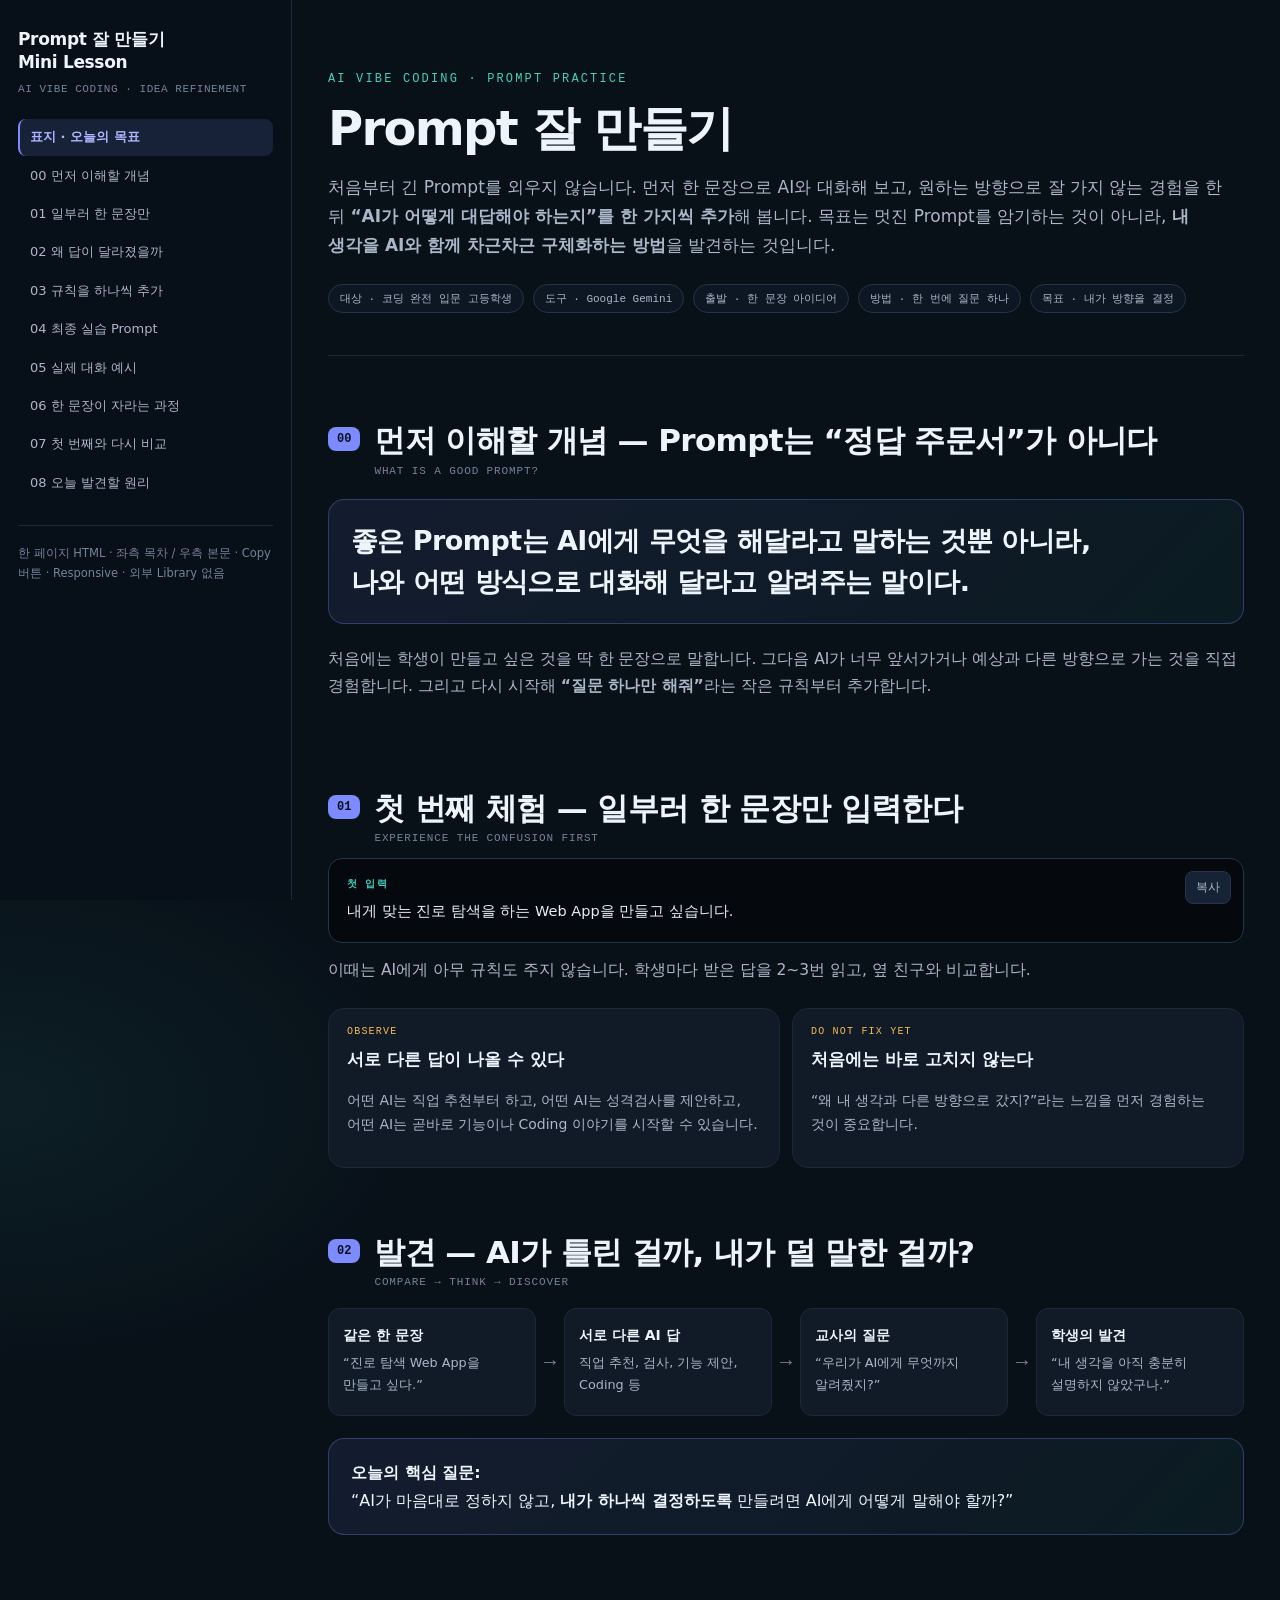
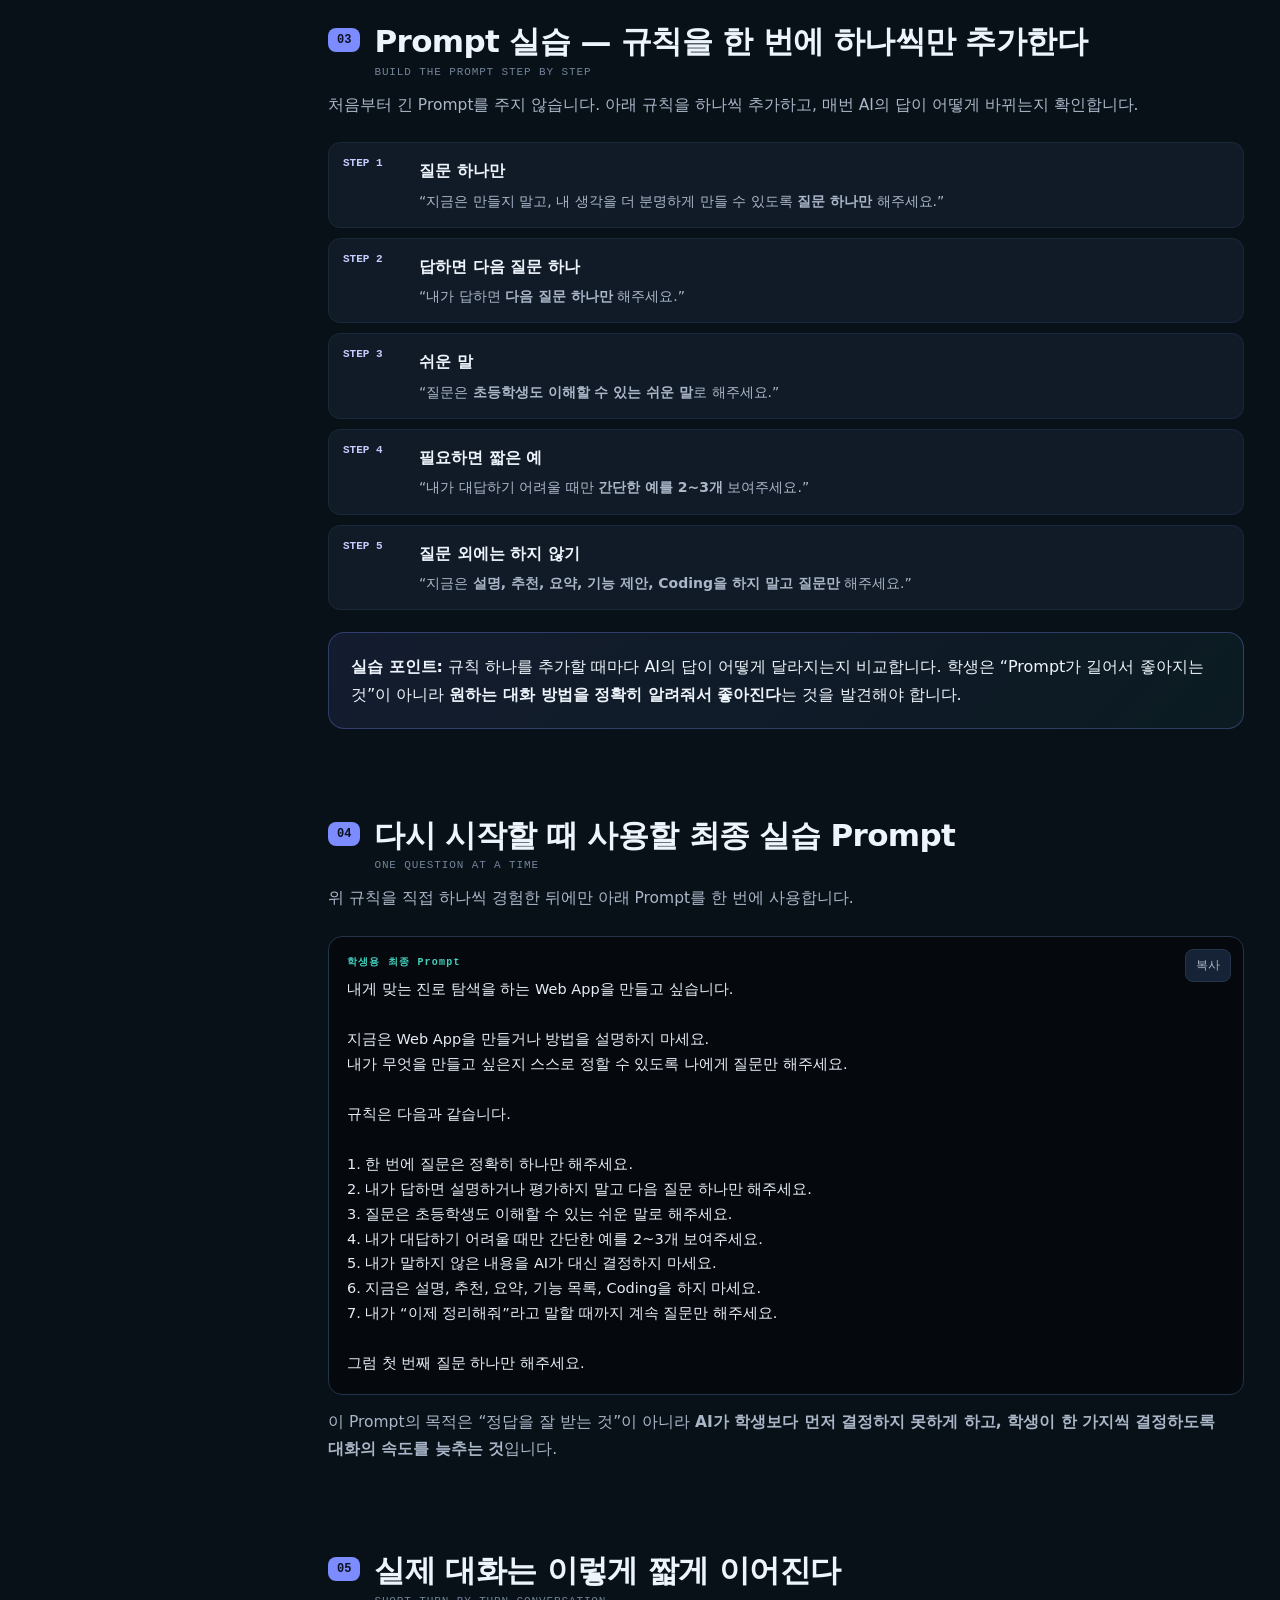
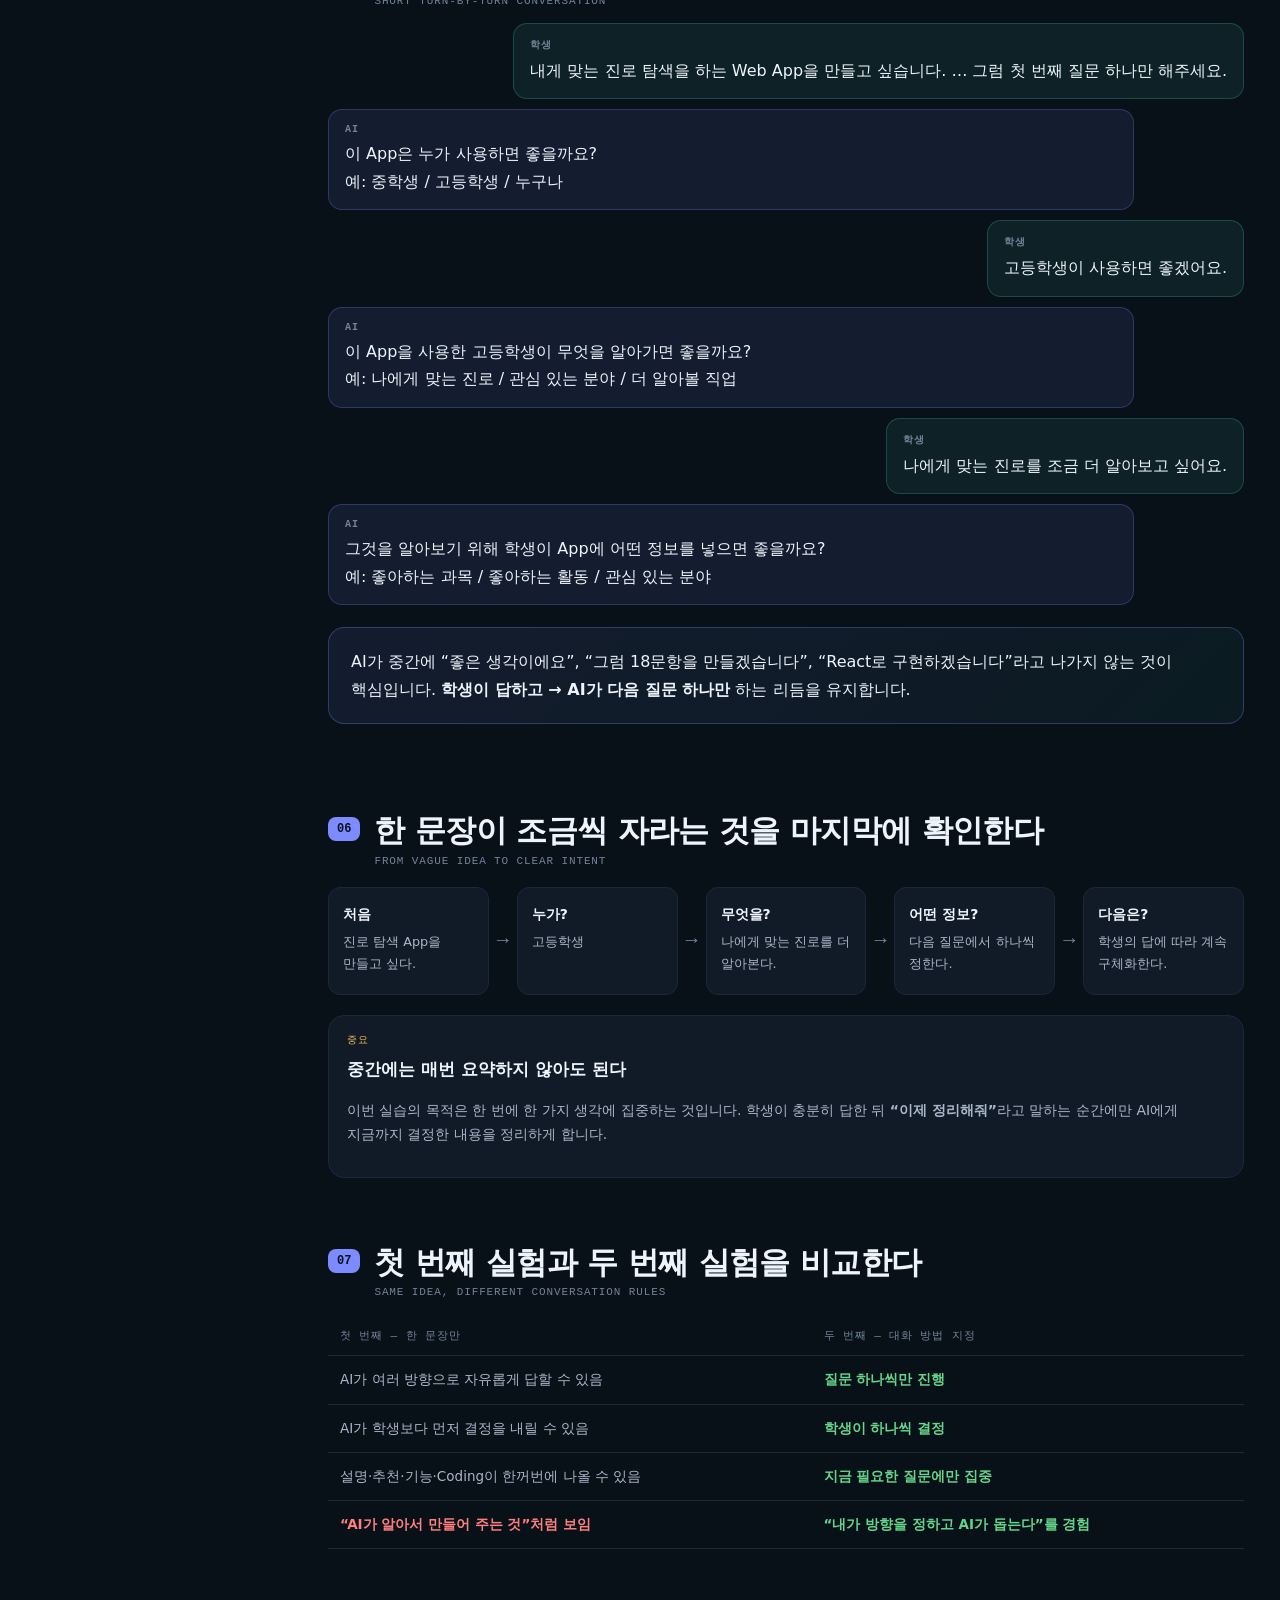
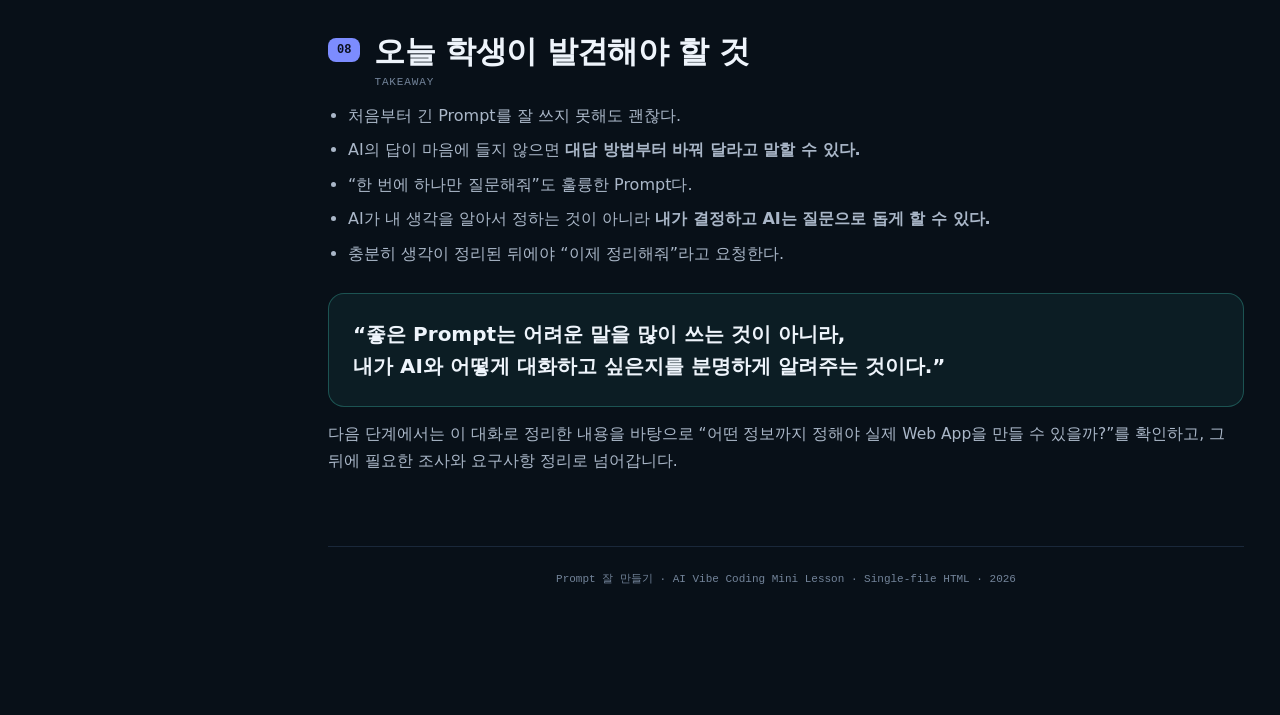
<file: learning/2_Prompt_Well_Making_Vibe_Coding_Mini_Lesson_Revised-1.html>
<!DOCTYPE html>
<html lang="ko">
<head>
<meta charset="utf-8">
<meta name="viewport" content="width=device-width, initial-scale=1">
<title>Prompt 잘 만들기 — AI와 한 가지씩 대화하며 내 생각 구체화하기</title>
<style>
:root{
  --bg:#081018; --panel:#111b28; --panel2:#162235; --line:#24344a; --line2:#1a283a;
  --ink:#eef4fb; --muted:#aab7c8; --dim:#73849a; --accent:#7c8cff; --accent2:#44d0bd;
  --accent3:#f7b955; --ok:#65d58b; --danger:#ff7f7f; --radius:16px;
  --sans:-apple-system,BlinkMacSystemFont,"Pretendard","Apple SD Gothic Neo","Noto Sans KR","Malgun Gothic",system-ui,sans-serif;
  --mono:ui-monospace,"SFMono-Regular","JetBrains Mono",Menlo,Consolas,monospace;
}
*{box-sizing:border-box}
html{scroll-behavior:smooth}
body{
  margin:0; color:var(--ink); font-family:var(--sans); line-height:1.72;
  background:
    radial-gradient(900px 600px at 85% -10%,rgba(124,140,255,.12),transparent 60%),
    radial-gradient(800px 500px at 0 20%,rgba(68,208,189,.08),transparent 55%),var(--bg);
  word-break:keep-all;
}
.layout{display:flex;max-width:1600px;margin:0 auto;align-items:flex-start}
.side{
  width:292px;flex:none;position:sticky;top:0;height:100vh;overflow:auto;
  border-right:1px solid var(--line2);background:rgba(8,16,24,.96);padding:28px 18px 90px
}
.brand{font-size:17px;font-weight:850;line-height:1.35;letter-spacing:-.02em}
.brand-sub{font:11px/1.5 var(--mono);color:var(--dim);letter-spacing:.05em;margin:7px 0 22px}
.side nav a{display:block;text-decoration:none;color:var(--muted);font-size:13px;padding:7px 10px;border-radius:8px;border-left:2px solid transparent;margin:2px 0}
.side nav a:hover{background:rgba(124,140,255,.10);color:var(--ink)}
.side nav a.active{background:rgba(124,140,255,.14);color:#aeb7ff;border-left-color:var(--accent);font-weight:700}
.side .tiny{margin-top:24px;padding-top:18px;border-top:1px solid var(--line2);font-size:11.5px;color:var(--dim)}
.main{flex:1;min-width:0}
.mobile-nav{display:none;position:sticky;top:0;z-index:20;background:rgba(8,16,24,.92);backdrop-filter:blur(12px);border-bottom:1px solid var(--line2);padding:9px 12px;overflow-x:auto;gap:7px}
.mobile-nav a{flex:0 0 auto;text-decoration:none;font:11.5px var(--mono);color:var(--muted);border:1px solid var(--line);border-radius:999px;padding:6px 10px}
.wrap{max-width:1040px;margin:0 auto;padding:0 36px 120px}
.hero{padding:72px 0 42px;border-bottom:1px solid var(--line2)}
.kicker{font:12px var(--mono);letter-spacing:.18em;text-transform:uppercase;color:var(--accent2);margin:0 0 14px}
h1{font-size:clamp(31px,5vw,48px);line-height:1.18;margin:0 0 16px;letter-spacing:-.035em}
.lede{font-size:17px;color:var(--muted);max-width:100%;margin:0;text-wrap:pretty}
.meta{display:flex;flex-wrap:wrap;gap:9px;margin-top:24px}
.tag{font:11px var(--mono);color:var(--muted);padding:6px 11px;border:1px solid var(--line);border-radius:999px;background:rgba(17,27,40,.7)}
.section{padding-top:64px;scroll-margin-top:24px}
.section-head{display:flex;gap:14px;align-items:flex-start;margin-bottom:12px}
.num{font:700 12px var(--mono);background:var(--accent);color:#0a1020;border-radius:8px;padding:5px 9px;margin-top:7px}
h2{font-size:clamp(23px,3.5vw,31px);line-height:1.3;margin:0;letter-spacing:-.02em}
h3{font-size:17px;margin:0 0 8px}
.sub{font:11px var(--mono);color:var(--dim);letter-spacing:.08em;margin:4px 0 0}
.intro{color:var(--muted);font-size:15.5px;max-width:100%;margin:14px 0 24px;text-wrap:pretty}
.callout{background:linear-gradient(135deg,rgba(124,140,255,.10),rgba(68,208,189,.06));border:1px solid rgba(124,140,255,.30);border-radius:var(--radius);padding:20px 22px;margin:22px 0}
.statement{font-size:clamp(20px,3vw,27px);line-height:1.55;font-weight:800;letter-spacing:-.02em;margin:0}
.cards{display:grid;grid-template-columns:repeat(2,minmax(0,1fr));gap:12px;margin-top:14px}
.card{background:var(--panel);border:1px solid var(--line2);border-radius:var(--radius);padding:17px 18px}
.card .label{font:10px var(--mono);letter-spacing:.12em;color:var(--accent3);margin-bottom:8px}
.card p,.card li{color:var(--muted);font-size:14px}
.card ul{margin:8px 0 0;padding-left:18px}
.pipeline{display:flex;align-items:stretch;gap:8px;flex-wrap:wrap;margin:20px 0}
.pipe{flex:1 1 145px;background:var(--panel);border:1px solid var(--line2);border-radius:12px;padding:14px;min-height:108px}
.pipe b{display:block;color:var(--ink);font-size:14px;margin-bottom:5px}
.pipe span{display:block;color:var(--muted);font-size:12.8px}
.arrow{align-self:center;color:var(--dim);font:20px var(--mono)}
.prompt-card{position:relative;background:#05090e;border:1px solid var(--line);border-radius:14px;padding:18px;margin:14px 0}
.prompt-card .step{font:700 10px var(--mono);letter-spacing:.12em;color:var(--accent2);margin-bottom:8px}
.prompt-text{white-space:pre-wrap;color:#e7edf6;font-size:14.5px;padding-right:80px}
.copy-btn{position:absolute;right:12px;top:12px;border:1px solid var(--line);background:var(--panel2);color:var(--muted);border-radius:8px;padding:7px 10px;cursor:pointer;font-size:12px}
.copy-btn:hover{color:#fff;border-color:var(--accent)}
.dialogue{display:grid;gap:10px;margin:16px 0}
.bubble{border-radius:14px;padding:14px 16px;max-width:88%}
.student{background:rgba(68,208,189,.09);border:1px solid rgba(68,208,189,.24);margin-left:auto}
.ai{background:rgba(124,140,255,.10);border:1px solid rgba(124,140,255,.25)}
.who{font:700 10px var(--mono);letter-spacing:.1em;margin-bottom:5px;color:var(--dim)}
.compare{width:100%;border-collapse:collapse;margin:18px 0;font-size:13.5px}
.compare th,.compare td{padding:12px;border-bottom:1px solid var(--line2);text-align:left;vertical-align:top}
.compare th{font:11px var(--mono);letter-spacing:.08em;color:var(--dim)}
.compare td{color:var(--muted)}
.bad{color:var(--danger);font-weight:750}.good{color:var(--ok);font-weight:750}
.ladder{display:grid;gap:10px;margin:18px 0}
.rung{display:grid;grid-template-columns:64px 1fr;gap:12px;align-items:start;background:var(--panel);border:1px solid var(--line2);border-radius:12px;padding:14px}
.rung .n{font:700 11px var(--mono);color:#c7ceff}
.rung strong{display:block;margin-bottom:4px}.rung p{margin:0;color:var(--muted);font-size:14px}
.final-msg{margin-top:26px;padding:24px;border-radius:16px;border:1px solid rgba(68,208,189,.3);background:rgba(68,208,189,.07)}
.final-msg p{font-size:20px;font-weight:800;margin:0;line-height:1.6}
.check{margin:14px 0 0;padding-left:20px;color:var(--muted)}
.check li{margin:7px 0}
h1,h2,h3,h4,h5,h6{text-wrap:balance}
p,li,th,td,.statement,.final-msg p,.check li,.rung p,.prompt-text{text-wrap:pretty}
footer{margin-top:72px;padding-top:24px;border-top:1px solid var(--line2);color:var(--dim);font:11px var(--mono);text-align:center}
@media(max-width:1180px){.side{display:none}.mobile-nav{display:flex}.wrap{padding:0 22px 90px}}
@media(max-width:720px){.cards{grid-template-columns:1fr}.hero{padding-top:44px}.wrap{padding-left:15px;padding-right:15px}.arrow{display:none}.prompt-text{padding-right:0;padding-top:34px}.rung{grid-template-columns:48px 1fr}.bubble{max-width:96%}}
@media(max-width:480px){.pipe{flex:1 1 100%}}
@media print{
  body{background:#fff;color:#111}.side,.mobile-nav,.copy-btn{display:none!important}.wrap{max-width:none;padding:0 16mm 18mm}
  .hero{padding-top:10mm}.card,.callout,.pipe,.prompt-card,.rung,.final-msg,.bubble{background:#fff!important;border-color:#bbb!important}
  p,li,.intro,.lede,.card p,.card li,.pipe span,.prompt-text,.compare td,.rung p{color:#333!important}
  h1,h2,h3,.statement,.final-msg p{color:#111!important}
}
</style>
</head>
<body>
<div class="layout">
<aside class="side">
  <div class="brand">Prompt 잘 만들기<br>Mini Lesson</div>
  <div class="brand-sub">AI VIBE CODING · IDEA REFINEMENT</div>
  <nav id="toc">
    <a href="#top">표지 · 오늘의 목표</a>
    <a href="#concept">00 먼저 이해할 개념</a>
    <a href="#first">01 일부러 한 문장만</a>
    <a href="#discover">02 왜 답이 달라졌을까</a>
    <a href="#practice">03 규칙을 하나씩 추가</a>
    <a href="#finalprompt">04 최종 실습 Prompt</a>
    <a href="#dialogue">05 실제 대화 예시</a>
    <a href="#growth">06 한 문장이 자라는 과정</a>
    <a href="#compare">07 첫 번째와 다시 비교</a>
    <a href="#takeaway">08 오늘 발견할 원리</a>
  </nav>
  <div class="tiny">한 페이지 HTML · 좌측 목차 / 우측 본문 · Copy 버튼 · Responsive · 외부 Library 없음</div>
</aside>

<main class="main">
<nav class="mobile-nav">
  <a href="#concept">개념</a><a href="#first">1차 체험</a><a href="#practice">Prompt 실습</a>
  <a href="#finalprompt">최종 Prompt</a><a href="#dialogue">대화</a><a href="#takeaway">정리</a>
</nav>

<div class="wrap">
<header class="hero" id="top">
  <p class="kicker">AI VIBE CODING · PROMPT PRACTICE</p>
  <h1>Prompt 잘 만들기</h1>
  <p class="lede">
    처음부터 긴 Prompt를 외우지 않습니다. 먼저 한 문장으로 AI와 대화해 보고,
    원하는 방향으로 잘 가지 않는 경험을 한 뒤 <strong>“AI가 어떻게 대답해야 하는지”를 한 가지씩 추가</strong>해 봅니다.
    목표는 멋진 Prompt를 암기하는 것이 아니라, <strong>내 생각을 AI와 함께 차근차근 구체화하는 방법</strong>을 발견하는 것입니다.
  </p>
  <div class="meta">
    <span class="tag">대상 · 코딩 완전 입문 고등학생</span>
    <span class="tag">도구 · Google Gemini</span>
    <span class="tag">출발 · 한 문장 아이디어</span>
    <span class="tag">방법 · 한 번에 질문 하나</span>
    <span class="tag">목표 · 내가 방향을 결정</span>
  </div>
</header>

<section class="section" id="concept">
  <div class="section-head"><span class="num">00</span><div><h2>먼저 이해할 개념 — Prompt는 “정답 주문서”가 아니다</h2><p class="sub">WHAT IS A GOOD PROMPT?</p></div></div>
  <div class="callout">
    <p class="statement">좋은 Prompt는 AI에게 <strong>무엇을 해달라</strong>고 말하는 것뿐 아니라,<br><strong>나와 어떤 방식으로 대화해 달라</strong>고 알려주는 말이다.</p>
  </div>
  <p class="intro">
    처음에는 학생이 만들고 싶은 것을 딱 한 문장으로 말합니다. 그다음 AI가 너무 앞서가거나 예상과 다른 방향으로 가는 것을 직접 경험합니다.
    그리고 다시 시작해 <strong>“질문 하나만 해줘”</strong>라는 작은 규칙부터 추가합니다.
  </p>
</section>

<section class="section" id="first">
  <div class="section-head"><span class="num">01</span><div><h2>첫 번째 체험 — 일부러 한 문장만 입력한다</h2><p class="sub">EXPERIENCE THE CONFUSION FIRST</p></div></div>
  <div class="prompt-card">
    <div class="step">첫 입력</div>
    <button class="copy-btn" onclick="copyPrompt(this)">복사</button>
    <div class="prompt-text">내게 맞는 진로 탐색을 하는 Web App을 만들고 싶습니다.</div>
  </div>
  <p class="intro">이때는 AI에게 아무 규칙도 주지 않습니다. 학생마다 받은 답을 2~3번 읽고, 옆 친구와 비교합니다.</p>
  <div class="cards">
    <div class="card"><div class="label">OBSERVE</div><h3>서로 다른 답이 나올 수 있다</h3><p>어떤 AI는 직업 추천부터 하고, 어떤 AI는 성격검사를 제안하고, 어떤 AI는 곧바로 기능이나 Coding 이야기를 시작할 수 있습니다.</p></div>
    <div class="card"><div class="label">DO NOT FIX YET</div><h3>처음에는 바로 고치지 않는다</h3><p>“왜 내 생각과 다른 방향으로 갔지?”라는 느낌을 먼저 경험하는 것이 중요합니다.</p></div>
  </div>
</section>

<section class="section" id="discover">
  <div class="section-head"><span class="num">02</span><div><h2>발견 — AI가 틀린 걸까, 내가 덜 말한 걸까?</h2><p class="sub">COMPARE → THINK → DISCOVER</p></div></div>
  <div class="pipeline">
    <div class="pipe"><b>같은 한 문장</b><span>“진로 탐색 Web App을 만들고 싶다.”</span></div>
    <div class="arrow">→</div>
    <div class="pipe"><b>서로 다른 AI 답</b><span>직업 추천, 검사, 기능 제안, Coding 등</span></div>
    <div class="arrow">→</div>
    <div class="pipe"><b>교사의 질문</b><span>“우리가 AI에게 무엇까지 알려줬지?”</span></div>
    <div class="arrow">→</div>
    <div class="pipe"><b>학생의 발견</b><span>“내 생각을 아직 충분히 설명하지 않았구나.”</span></div>
  </div>
  <div class="callout">
    <strong>오늘의 핵심 질문:</strong><br>
    “AI가 마음대로 정하지 않고, <strong>내가 하나씩 결정하도록</strong> 만들려면 AI에게 어떻게 말해야 할까?”
  </div>
</section>

<section class="section" id="practice">
  <div class="section-head"><span class="num">03</span><div><h2>Prompt 실습 — 규칙을 한 번에 하나씩만 추가한다</h2><p class="sub">BUILD THE PROMPT STEP BY STEP</p></div></div>
  <p class="intro">처음부터 긴 Prompt를 주지 않습니다. 아래 규칙을 하나씩 추가하고, 매번 AI의 답이 어떻게 바뀌는지 확인합니다.</p>

  <div class="ladder">
    <div class="rung"><div class="n">STEP 1</div><div><strong>질문 하나만</strong><p>“지금은 만들지 말고, 내 생각을 더 분명하게 만들 수 있도록 <b>질문 하나만</b> 해주세요.”</p></div></div>
    <div class="rung"><div class="n">STEP 2</div><div><strong>답하면 다음 질문 하나</strong><p>“내가 답하면 <b>다음 질문 하나만</b> 해주세요.”</p></div></div>
    <div class="rung"><div class="n">STEP 3</div><div><strong>쉬운 말</strong><p>“질문은 <b>초등학생도 이해할 수 있는 쉬운 말</b>로 해주세요.”</p></div></div>
    <div class="rung"><div class="n">STEP 4</div><div><strong>필요하면 짧은 예</strong><p>“내가 대답하기 어려울 때만 <b>간단한 예를 2~3개</b> 보여주세요.”</p></div></div>
    <div class="rung"><div class="n">STEP 5</div><div><strong>질문 외에는 하지 않기</strong><p>“지금은 <b>설명, 추천, 요약, 기능 제안, Coding을 하지 말고 질문만</b> 해주세요.”</p></div></div>
  </div>

  <div class="callout">
    <strong>실습 포인트:</strong> 규칙 하나를 추가할 때마다 AI의 답이 어떻게 달라지는지 비교합니다.
    학생은 “Prompt가 길어서 좋아지는 것”이 아니라 <strong>원하는 대화 방법을 정확히 알려줘서 좋아진다</strong>는 것을 발견해야 합니다.
  </div>
</section>

<section class="section" id="finalprompt">
  <div class="section-head"><span class="num">04</span><div><h2>다시 시작할 때 사용할 최종 실습 Prompt</h2><p class="sub">ONE QUESTION AT A TIME</p></div></div>
  <p class="intro">위 규칙을 직접 하나씩 경험한 뒤에만 아래 Prompt를 한 번에 사용합니다.</p>
  <div class="prompt-card" id="mainPrompt">
    <div class="step">학생용 최종 Prompt</div>
    <button class="copy-btn" onclick="copyPrompt(this)">복사</button>
    <div class="prompt-text">내게 맞는 진로 탐색을 하는 Web App을 만들고 싶습니다.

지금은 Web App을 만들거나 방법을 설명하지 마세요.
내가 무엇을 만들고 싶은지 스스로 정할 수 있도록 나에게 질문만 해주세요.

규칙은 다음과 같습니다.

1. 한 번에 질문은 정확히 하나만 해주세요.
2. 내가 답하면 설명하거나 평가하지 말고 다음 질문 하나만 해주세요.
3. 질문은 초등학생도 이해할 수 있는 쉬운 말로 해주세요.
4. 내가 대답하기 어려울 때만 간단한 예를 2~3개 보여주세요.
5. 내가 말하지 않은 내용을 AI가 대신 결정하지 마세요.
6. 지금은 설명, 추천, 요약, 기능 목록, Coding을 하지 마세요.
7. 내가 “이제 정리해줘”라고 말할 때까지 계속 질문만 해주세요.

그럼 첫 번째 질문 하나만 해주세요.</div>
  </div>
  <p class="intro">
    이 Prompt의 목적은 “정답을 잘 받는 것”이 아니라 <strong>AI가 학생보다 먼저 결정하지 못하게 하고, 학생이 한 가지씩 결정하도록 대화의 속도를 늦추는 것</strong>입니다.
  </p>
</section>

<section class="section" id="dialogue">
  <div class="section-head"><span class="num">05</span><div><h2>실제 대화는 이렇게 짧게 이어진다</h2><p class="sub">SHORT TURN-BY-TURN CONVERSATION</p></div></div>

  <div class="dialogue">
    <div class="bubble student"><div class="who">학생</div>내게 맞는 진로 탐색을 하는 Web App을 만들고 싶습니다. … 그럼 첫 번째 질문 하나만 해주세요.</div>
    <div class="bubble ai"><div class="who">AI</div>이 App은 누가 사용하면 좋을까요?<br>예: 중학생 / 고등학생 / 누구나</div>
    <div class="bubble student"><div class="who">학생</div>고등학생이 사용하면 좋겠어요.</div>
    <div class="bubble ai"><div class="who">AI</div>이 App을 사용한 고등학생이 무엇을 알아가면 좋을까요?<br>예: 나에게 맞는 진로 / 관심 있는 분야 / 더 알아볼 직업</div>
    <div class="bubble student"><div class="who">학생</div>나에게 맞는 진로를 조금 더 알아보고 싶어요.</div>
    <div class="bubble ai"><div class="who">AI</div>그것을 알아보기 위해 학생이 App에 어떤 정보를 넣으면 좋을까요?<br>예: 좋아하는 과목 / 좋아하는 활동 / 관심 있는 분야</div>
  </div>

  <div class="callout">
    AI가 중간에 “좋은 생각이에요”, “그럼 18문항을 만들겠습니다”, “React로 구현하겠습니다”라고 나가지 않는 것이 핵심입니다.
    <strong>학생이 답하고 → AI가 다음 질문 하나만</strong> 하는 리듬을 유지합니다.
  </div>
</section>

<section class="section" id="growth">
  <div class="section-head"><span class="num">06</span><div><h2>한 문장이 조금씩 자라는 것을 마지막에 확인한다</h2><p class="sub">FROM VAGUE IDEA TO CLEAR INTENT</p></div></div>
  <div class="pipeline">
    <div class="pipe"><b>처음</b><span>진로 탐색 App을 만들고 싶다.</span></div>
    <div class="arrow">→</div>
    <div class="pipe"><b>누가?</b><span>고등학생</span></div>
    <div class="arrow">→</div>
    <div class="pipe"><b>무엇을?</b><span>나에게 맞는 진로를 더 알아본다.</span></div>
    <div class="arrow">→</div>
    <div class="pipe"><b>어떤 정보?</b><span>다음 질문에서 하나씩 정한다.</span></div>
    <div class="arrow">→</div>
    <div class="pipe"><b>다음은?</b><span>학생의 답에 따라 계속 구체화한다.</span></div>
  </div>

  <div class="card">
    <div class="label">중요</div>
    <h3>중간에는 매번 요약하지 않아도 된다</h3>
    <p>
      이번 실습의 목적은 한 번에 한 가지 생각에 집중하는 것입니다.
      학생이 충분히 답한 뒤 <strong>“이제 정리해줘”</strong>라고 말하는 순간에만 AI에게 지금까지 결정한 내용을 정리하게 합니다.
    </p>
  </div>
</section>

<section class="section" id="compare">
  <div class="section-head"><span class="num">07</span><div><h2>첫 번째 실험과 두 번째 실험을 비교한다</h2><p class="sub">SAME IDEA, DIFFERENT CONVERSATION RULES</p></div></div>
  <table class="compare">
    <thead><tr><th>첫 번째 — 한 문장만</th><th>두 번째 — 대화 방법 지정</th></tr></thead>
    <tbody>
      <tr><td>AI가 여러 방향으로 자유롭게 답할 수 있음</td><td><span class="good">질문 하나씩만 진행</span></td></tr>
      <tr><td>AI가 학생보다 먼저 결정을 내릴 수 있음</td><td><span class="good">학생이 하나씩 결정</span></td></tr>
      <tr><td>설명·추천·기능·Coding이 한꺼번에 나올 수 있음</td><td><span class="good">지금 필요한 질문에만 집중</span></td></tr>
      <tr><td><span class="bad">“AI가 알아서 만들어 주는 것”처럼 보임</span></td><td><span class="good">“내가 방향을 정하고 AI가 돕는다”를 경험</span></td></tr>
    </tbody>
  </table>
</section>

<section class="section" id="takeaway">
  <div class="section-head"><span class="num">08</span><div><h2>오늘 학생이 발견해야 할 것</h2><p class="sub">TAKEAWAY</p></div></div>
  <ul class="check">
    <li>처음부터 긴 Prompt를 잘 쓰지 못해도 괜찮다.</li>
    <li>AI의 답이 마음에 들지 않으면 <strong>대답 방법부터 바꿔 달라고 말할 수 있다.</strong></li>
    <li>“한 번에 하나만 질문해줘”도 훌륭한 Prompt다.</li>
    <li>AI가 내 생각을 알아서 정하는 것이 아니라 <strong>내가 결정하고 AI는 질문으로 돕게 할 수 있다.</strong></li>
    <li>충분히 생각이 정리된 뒤에야 “이제 정리해줘”라고 요청한다.</li>
  </ul>

  <div class="final-msg">
    <p>“좋은 Prompt는 어려운 말을 많이 쓰는 것이 아니라,<br>내가 AI와 어떻게 대화하고 싶은지를 분명하게 알려주는 것이다.”</p>
  </div>
  <p class="intro">
    다음 단계에서는 이 대화로 정리한 내용을 바탕으로 “어떤 정보까지 정해야 실제 Web App을 만들 수 있을까?”를 확인하고,
    그 뒤에 필요한 조사와 요구사항 정리로 넘어갑니다.
  </p>
</section>

<footer>Prompt 잘 만들기 · AI Vibe Coding Mini Lesson · Single-file HTML · 2026</footer>
</div>
</main>
</div>

<script>
function copyPrompt(btn){
  const text = btn.parentElement.querySelector('.prompt-text').innerText;
  navigator.clipboard.writeText(text).then(()=>{
    const old=btn.textContent; btn.textContent='복사됨';
    setTimeout(()=>btn.textContent=old,1200);
  }).catch(()=>{ alert('복사할 문장을 선택해 직접 복사해 주세요.'); });
}
(function(){
  const links=[...document.querySelectorAll('#toc a')];
  const targets=links.map(a=>document.querySelector(a.getAttribute('href'))).filter(Boolean);
  const update=()=>{
    let current=targets[0];
    for(const el of targets){ if(el.getBoundingClientRect().top<=120) current=el; }
    links.forEach(a=>a.classList.toggle('active',a.getAttribute('href')==='#'+current.id));
  };
  document.addEventListener('scroll',update,{passive:true}); update();
})();
</script>
</body>
</html>
</file>
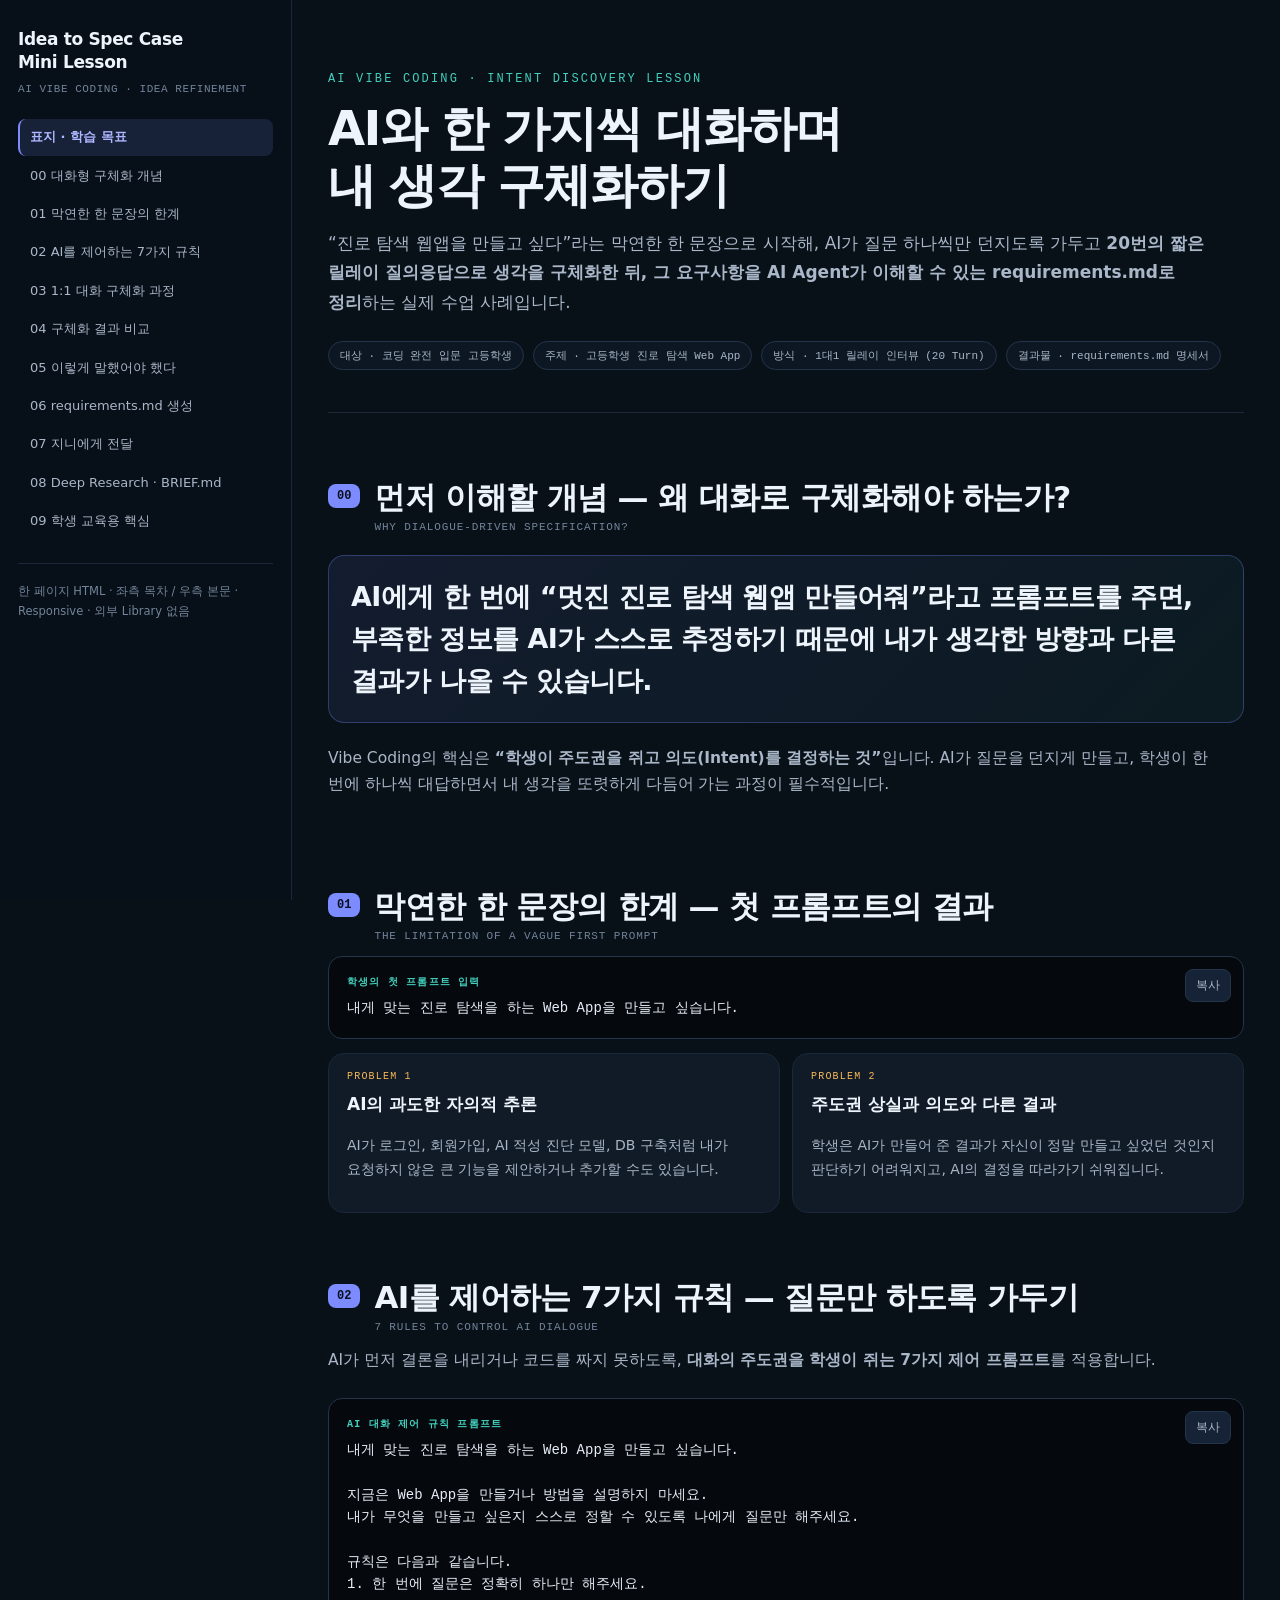
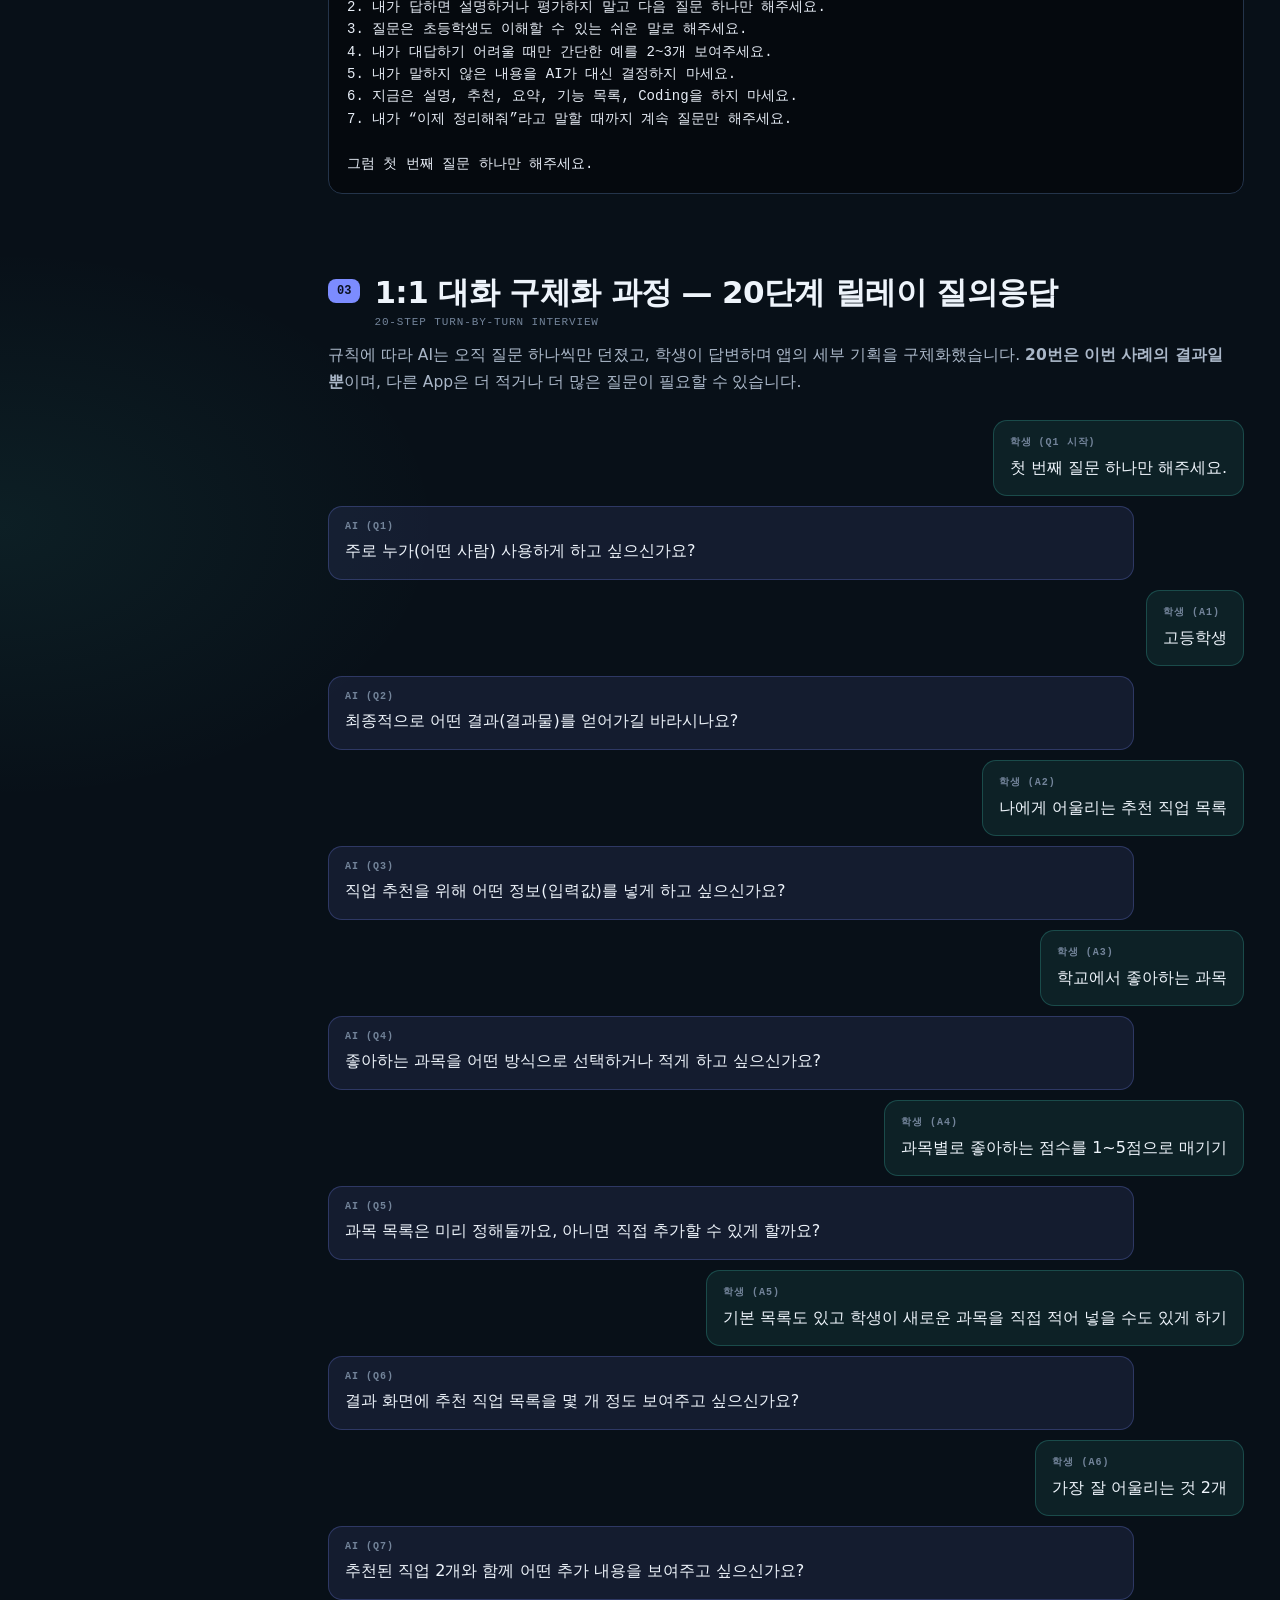
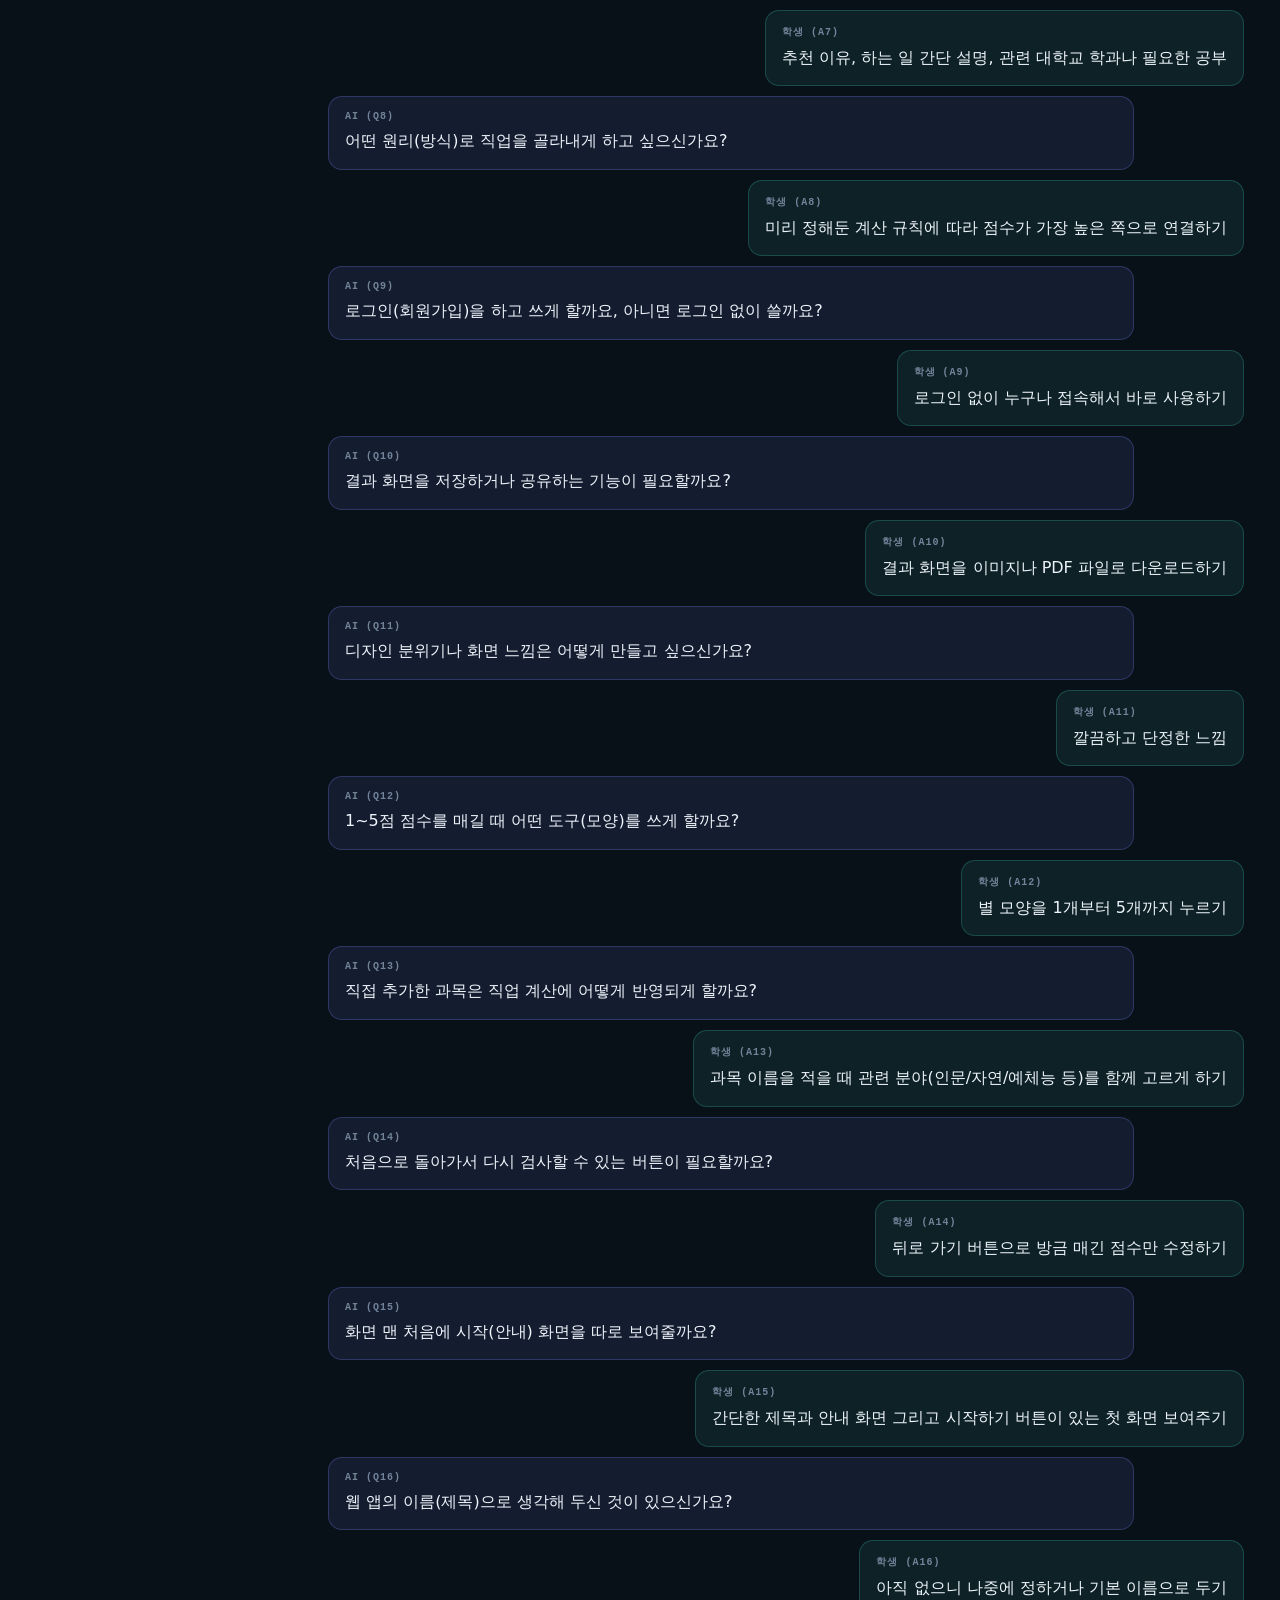
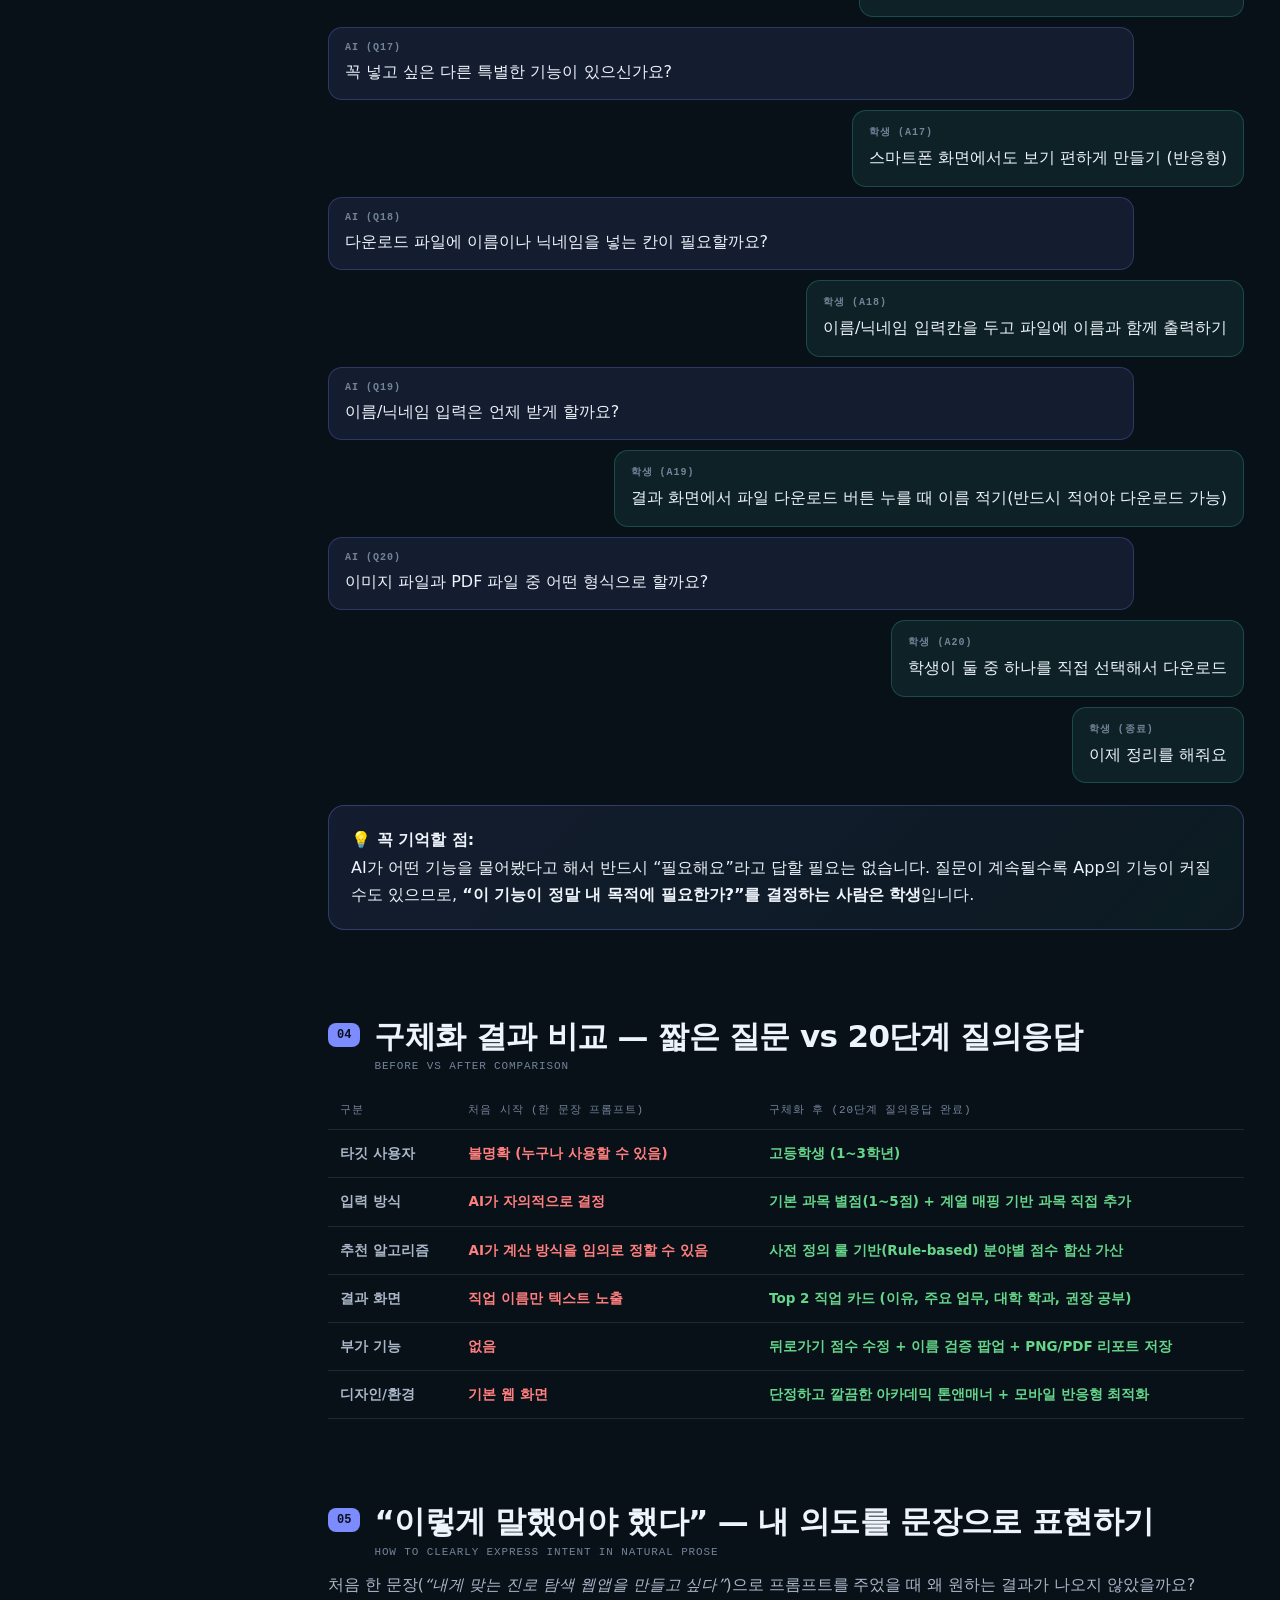
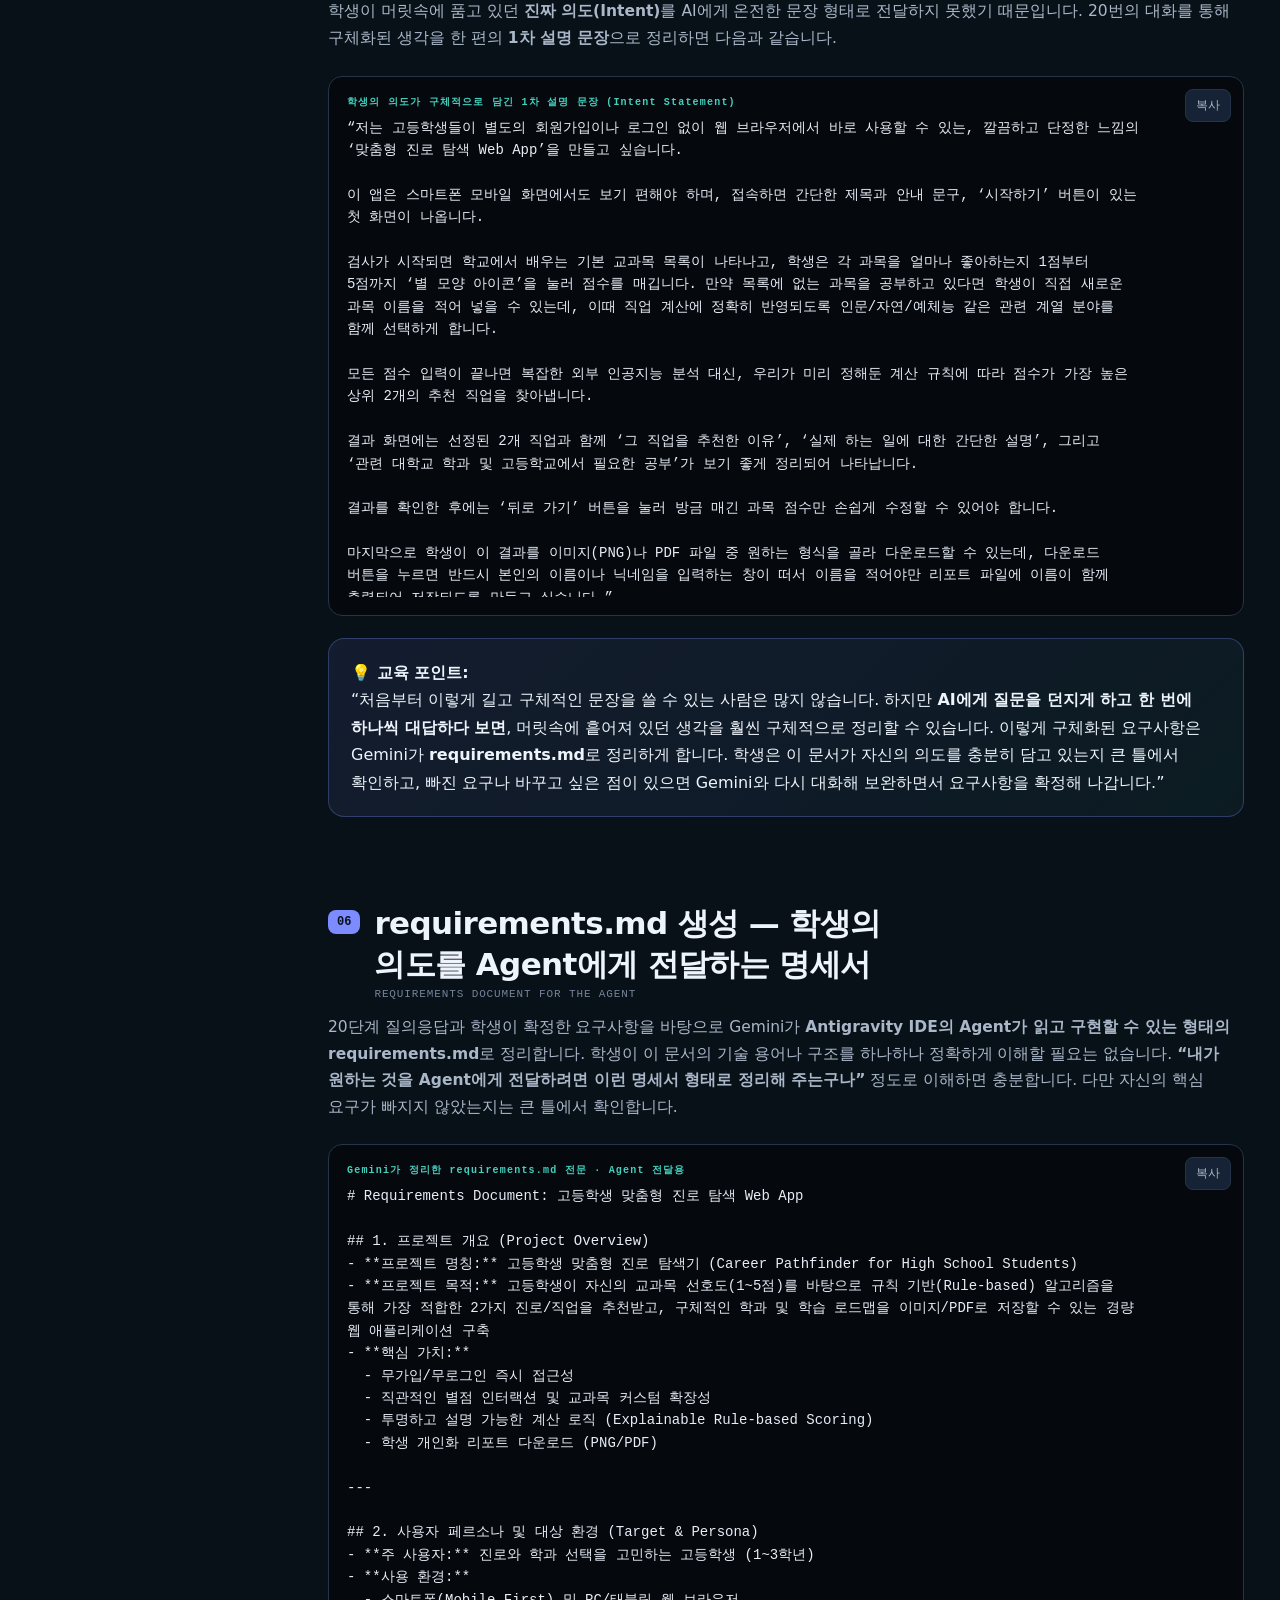
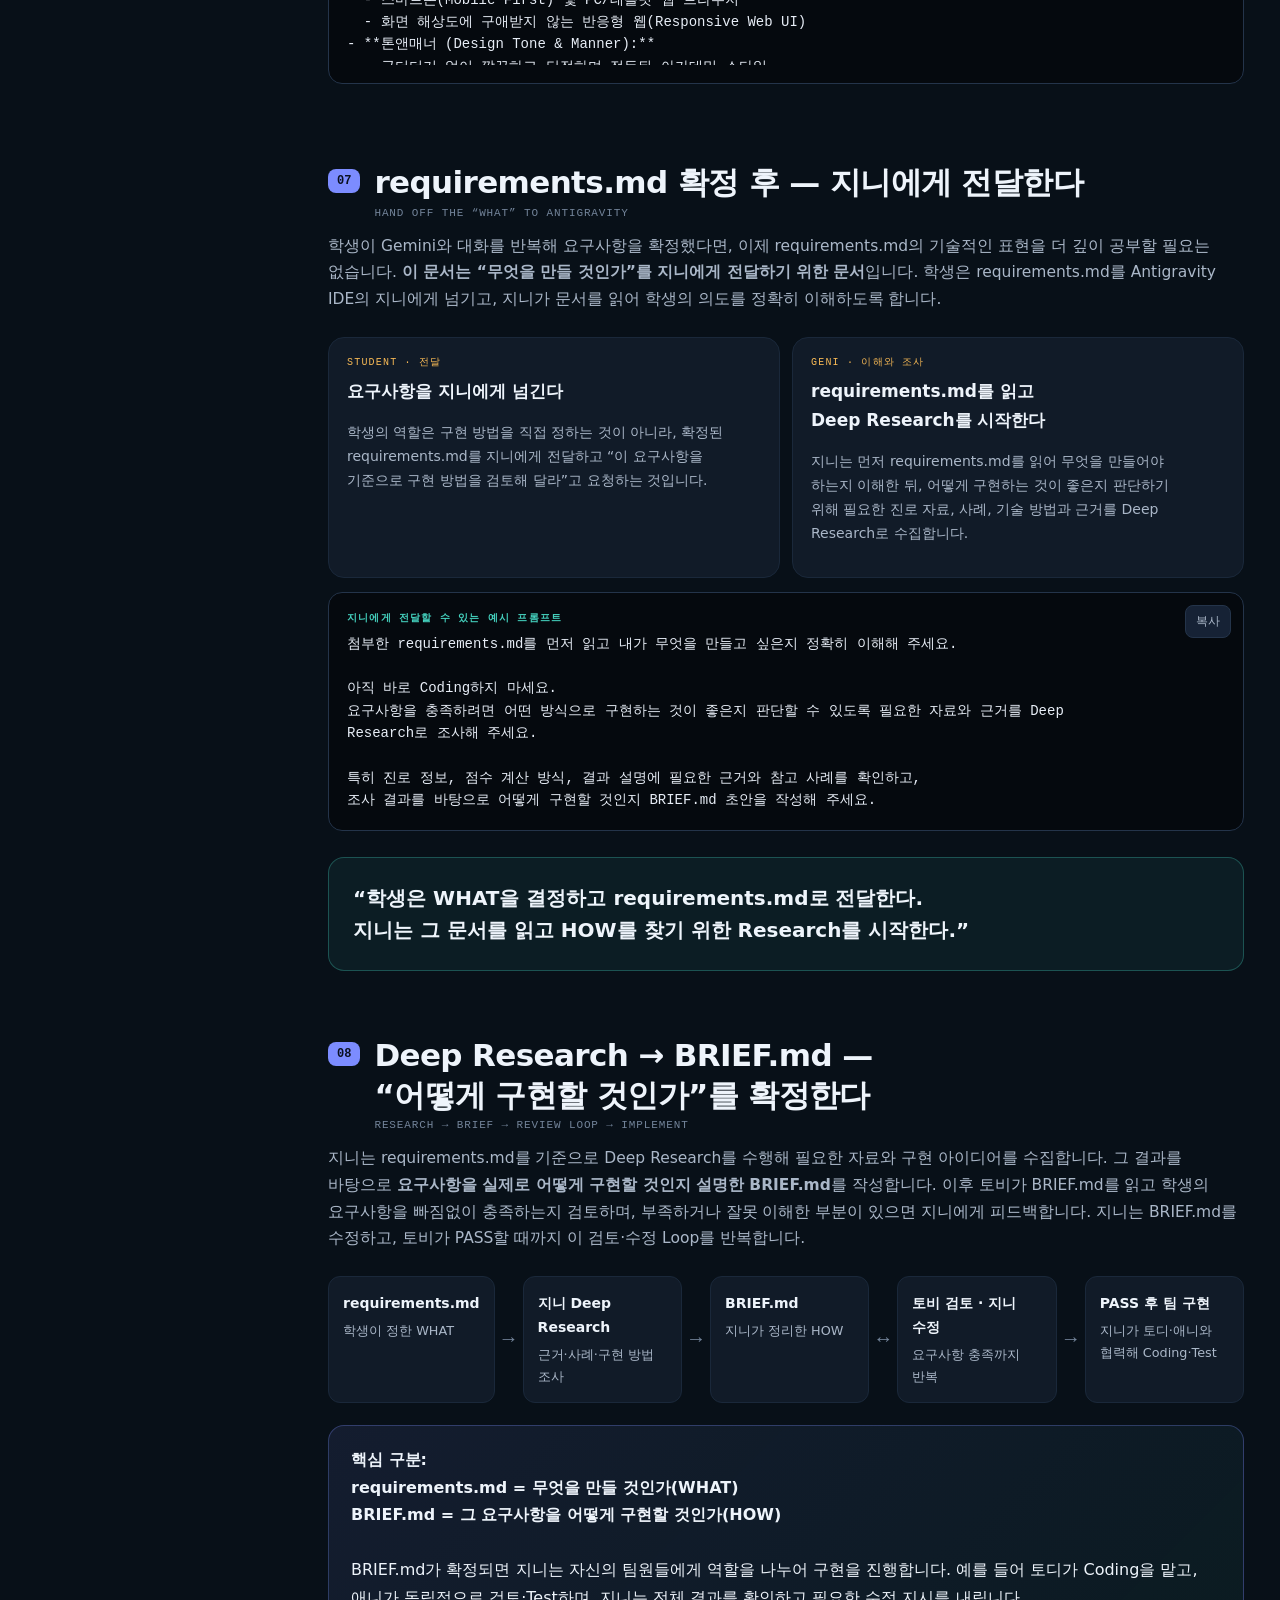
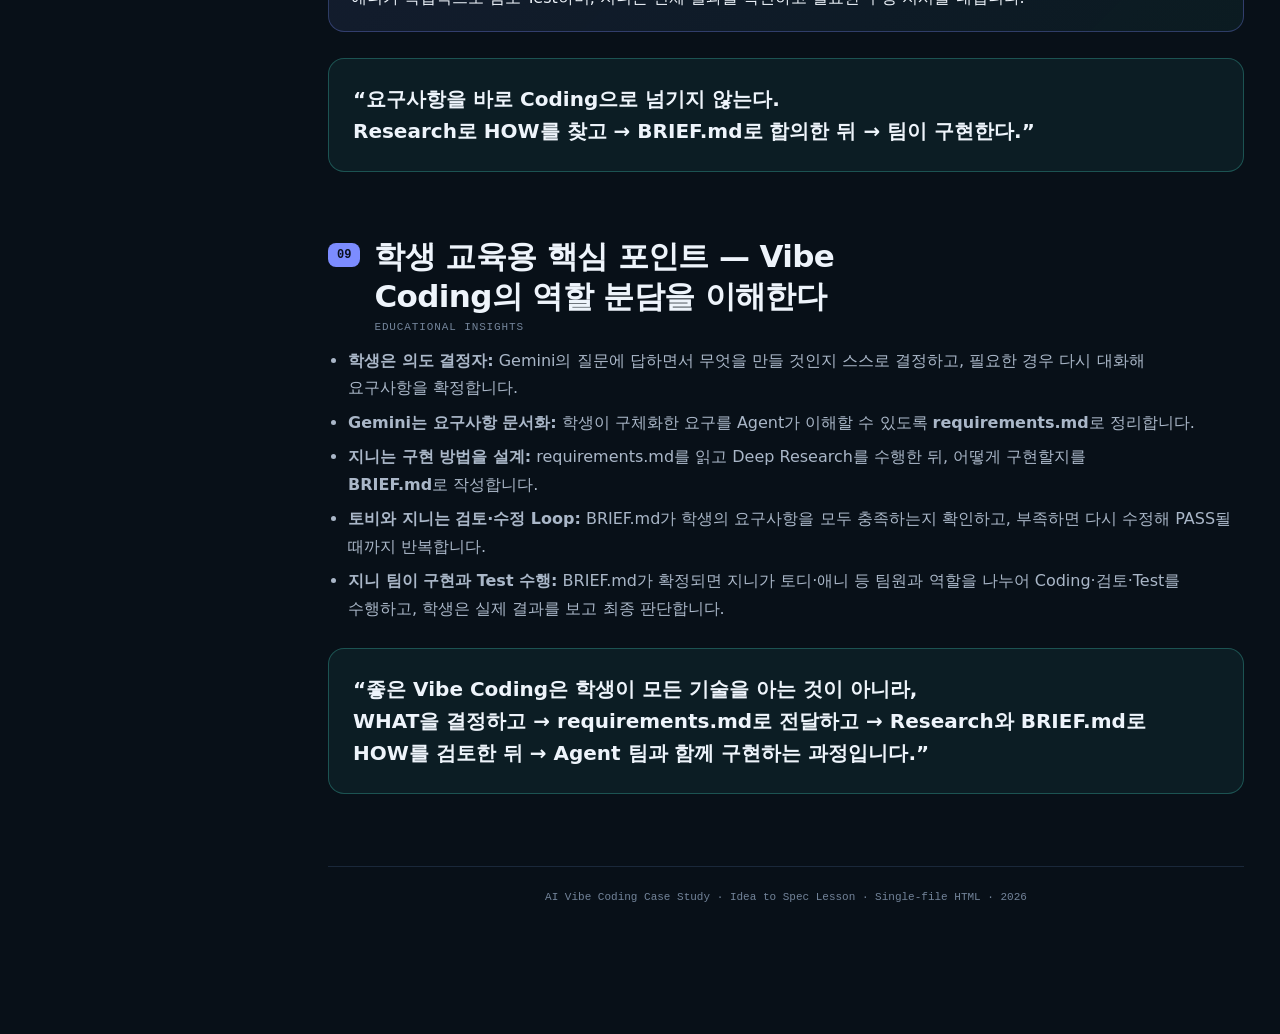
<file: learning/3_Idea_to_Spec_Career_App_Lesson_Revised-1.html>
<!DOCTYPE html>
<html lang="ko">
<head>
<meta charset="utf-8">
<meta name="viewport" content="width=device-width, initial-scale=1">
<title>AI와 한 가지씩 대화하며 내 생각 구체화하기 — 고등학생 진로 탐색 Web App 기획</title>
<style>
:root{
  --bg:#081018; --panel:#111b28; --panel2:#162235; --line:#24344a; --line2:#1a283a;
  --ink:#eef4fb; --muted:#aab7c8; --dim:#73849a; --accent:#7c8cff; --accent2:#44d0bd;
  --accent3:#f7b955; --ok:#65d58b; --danger:#ff7f7f; --radius:16px;
  --sans:-apple-system,BlinkMacSystemFont,"Pretendard","Apple SD Gothic Neo","Noto Sans KR","Malgun Gothic",system-ui,sans-serif;
  --mono:ui-monospace,"SFMono-Regular","JetBrains Mono",Menlo,Consolas,monospace;
}
*{box-sizing:border-box}
html{scroll-behavior:smooth}
body{
  margin:0; color:var(--ink); font-family:var(--sans); line-height:1.72;
  background:
    radial-gradient(900px 600px at 85% -10%,rgba(124,140,255,.12),transparent 60%),
    radial-gradient(800px 500px at 0 20%,rgba(68,208,189,.08),transparent 55%),var(--bg);
  word-break:keep-all;
}
.layout{display:flex;max-width:1600px;margin:0 auto;align-items:flex-start}
.side{
  width:292px;flex:none;position:sticky;top:0;height:100vh;overflow:auto;
  border-right:1px solid var(--line2);background:rgba(8,16,24,.96);padding:28px 18px 90px
}
.brand{font-size:17px;font-weight:850;line-height:1.35;letter-spacing:-.02em}
.brand-sub{font:11px/1.5 var(--mono);color:var(--dim);letter-spacing:.05em;margin:7px 0 22px}
.side nav a{display:block;text-decoration:none;color:var(--muted);font-size:13px;padding:7px 10px;border-radius:8px;border-left:2px solid transparent;margin:2px 0}
.side nav a:hover{background:rgba(124,140,255,.10);color:var(--ink)}
.side nav a.active{background:rgba(124,140,255,.14);color:#aeb7ff;border-left-color:var(--accent);font-weight:700}
.side .tiny{margin-top:24px;padding-top:18px;border-top:1px solid var(--line2);font-size:11.5px;color:var(--dim)}
.main{flex:1;min-width:0}
.mobile-nav{display:none;position:sticky;top:0;z-index:20;background:rgba(8,16,24,.92);backdrop-filter:blur(12px);border-bottom:1px solid var(--line2);padding:9px 12px;overflow-x:auto;gap:7px}
.mobile-nav a{flex:0 0 auto;text-decoration:none;font:11.5px var(--mono);color:var(--muted);border:1px solid var(--line);border-radius:999px;padding:6px 10px}
.wrap{max-width:1040px;margin:0 auto;padding:0 36px 120px}
.hero{padding:72px 0 42px;border-bottom:1px solid var(--line2)}
.kicker{font:12px var(--mono);letter-spacing:.18em;text-transform:uppercase;color:var(--accent2);margin:0 0 14px}
h1{font-size:clamp(31px,5vw,48px);line-height:1.18;margin:0 0 16px;letter-spacing:-.035em}
.lede{font-size:17px;color:var(--muted);max-width:100%;margin:0;text-wrap:pretty}
.meta{display:flex;flex-wrap:wrap;gap:9px;margin-top:24px}
.tag{font:11px var(--mono);color:var(--muted);padding:6px 11px;border:1px solid var(--line);border-radius:999px;background:rgba(17,27,40,.7)}
.section{padding-top:64px;scroll-margin-top:24px}
.section-head{display:flex;gap:14px;align-items:flex-start;margin-bottom:12px}
.num{font:700 12px var(--mono);background:var(--accent);color:#0a1020;border-radius:8px;padding:5px 9px;margin-top:7px}
h2{font-size:clamp(23px,3.5vw,31px);line-height:1.3;margin:0;letter-spacing:-.02em}
h3{font-size:17px;margin:0 0 8px}
.sub{font:11px var(--mono);color:var(--dim);letter-spacing:.08em;margin:4px 0 0}
.intro{color:var(--muted);font-size:15.5px;max-width:100%;margin:14px 0 24px;text-wrap:pretty}
.callout{background:linear-gradient(135deg,rgba(124,140,255,.10),rgba(68,208,189,.06));border:1px solid rgba(124,140,255,.30);border-radius:var(--radius);padding:20px 22px;margin:22px 0}
.statement{font-size:clamp(20px,3vw,27px);line-height:1.55;font-weight:800;letter-spacing:-.02em;margin:0}
.cards{display:grid;grid-template-columns:repeat(2,minmax(0,1fr));gap:12px;margin-top:14px}
.card{background:var(--panel);border:1px solid var(--line2);border-radius:var(--radius);padding:17px 18px}
.card .label{font:10px var(--mono);letter-spacing:.12em;color:var(--accent3);margin-bottom:8px}
.card p,.card li{color:var(--muted);font-size:14px}
.card ul{margin:8px 0 0;padding-left:18px}
.pipeline{display:flex;align-items:stretch;gap:8px;flex-wrap:wrap;margin:20px 0}
.pipe{flex:1 1 145px;background:var(--panel);border:1px solid var(--line2);border-radius:12px;padding:14px;min-height:108px}
.pipe b{display:block;color:var(--ink);font-size:14px;margin-bottom:5px}
.pipe span{display:block;color:var(--muted);font-size:12.8px}
.arrow{align-self:center;color:var(--dim);font:20px var(--mono)}
.prompt-card{position:relative;background:#05090e;border:1px solid var(--line);border-radius:14px;padding:18px;margin:14px 0}
.prompt-card .step{font:700 10px var(--mono);letter-spacing:.12em;color:var(--accent2);margin-bottom:8px}
.prompt-text{white-space:pre-wrap;color:#e7edf6;font-size:14px;padding-right:80px;font-family:var(--mono);line-height:1.6;max-height:480px;overflow-y:auto}
.copy-btn{position:absolute;right:12px;top:12px;border:1px solid var(--line);background:var(--panel2);color:var(--muted);border-radius:8px;padding:7px 10px;cursor:pointer;font-size:12px;z-index:5}
.copy-btn:hover{color:#fff;border-color:var(--accent)}
.dialogue{display:grid;gap:10px;margin:16px 0}
.bubble{border-radius:14px;padding:14px 16px;max-width:88%}
.student{background:rgba(68,208,189,.09);border:1px solid rgba(68,208,189,.24);margin-left:auto}
.ai{background:rgba(124,140,255,.10);border:1px solid rgba(124,140,255,.25)}
.who{font:700 10px var(--mono);letter-spacing:.1em;margin-bottom:5px;color:var(--dim)}
.compare{width:100%;border-collapse:collapse;margin:18px 0;font-size:13.5px}
.compare th,.compare td{padding:12px;border-bottom:1px solid var(--line2);text-align:left;vertical-align:top}
.compare th{font:11px var(--mono);letter-spacing:.08em;color:var(--dim)}
.compare td{color:var(--muted)}
.bad{color:var(--danger);font-weight:750}.good{color:var(--ok);font-weight:750}
.ladder{display:grid;gap:10px;margin:18px 0}
.rung{display:grid;grid-template-columns:64px 1fr;gap:12px;align-items:start;background:var(--panel);border:1px solid var(--line2);border-radius:12px;padding:14px}
.rung .n{font:700 11px var(--mono);color:#c7ceff}
.rung strong{display:block;margin-bottom:4px}.rung p{margin:0;color:var(--muted);font-size:14px}
.final-msg{margin-top:26px;padding:24px;border-radius:16px;border:1px solid rgba(68,208,189,.3);background:rgba(68,208,189,.07)}
.final-msg p{font-size:20px;font-weight:800;margin:0;line-height:1.6}
.check{margin:14px 0 0;padding-left:20px;color:var(--muted)}
.check li{margin:7px 0}
h1,h2,h3,h4,h5,h6{text-wrap:balance}
p,li,th,td,.statement,.final-msg p,.check li,.rung p,.prompt-text{text-wrap:pretty}
.table-wrap {
  width: 100%;
  overflow-x: auto;
  -webkit-overflow-scrolling: touch;
  margin: 18px 0;
}
.table-wrap table {
  margin: 0;
  width: 100%;
}
.table-wrap .min-w-table {
  min-width: 580px;
}
footer{margin-top:72px;padding-top:24px;border-top:1px solid var(--line2);color:var(--dim);font:11px var(--mono);text-align:center}
@media(max-width:1180px){.side{display:none}.mobile-nav{display:flex}.wrap{padding:0 22px 90px}}
@media(max-width:720px){.cards{grid-template-columns:1fr}.hero{padding-top:44px}.wrap{padding-left:15px;padding-right:15px}.arrow{display:none}.prompt-text{padding-right:0;padding-top:34px}.rung{grid-template-columns:48px 1fr}.bubble{max-width:96%}}
@media(max-width:480px){.pipe{flex:1 1 100%}}
@media print{
  body{background:#fff;color:#111}.side,.mobile-nav,.copy-btn{display:none!important}.wrap{max-width:none;padding:0 16mm 18mm}
  .hero{padding-top:10mm}.card,.callout,.pipe,.prompt-card,.rung,.final-msg,.bubble{background:#fff!important;border-color:#bbb!important}
  p,li,.intro,.lede,.card p,.card li,.pipe span,.prompt-text,.compare td,.rung p{color:#333!important}
  h1,h2,h3,.statement,.final-msg p{color:#111!important}
}
</style>
</head>
<body>
<div class="layout">
<aside class="side">
  <div class="brand">Idea to Spec Case<br>Mini Lesson</div>
  <div class="brand-sub">AI VIBE CODING · IDEA REFINEMENT</div>
  <nav id="toc">
    <a href="#top">표지 · 학습 목표</a>
    <a href="#concept">00 대화형 구체화 개념</a>
    <a href="#initial">01 막연한 한 문장의 한계</a>
    <a href="#rules">02 AI를 제어하는 7가지 규칙</a>
    <a href="#interview">03 1:1 대화 구체화 과정</a>
    <a href="#summary">04 구체화 결과 비교</a>
    <a href="#intent-express">05 이렇게 말했어야 했다</a>
    <a href="#spec">06 requirements.md 생성</a>
    <a href="#review">07 지니에게 전달</a>
    <a href="#research">08 Deep Research · BRIEF.md</a>
    <a href="#edu">09 학생 교육용 핵심</a>
  </nav>
  <div class="tiny">한 페이지 HTML · 좌측 목차 / 우측 본문 · Responsive · 외부 Library 없음</div>
</aside>

<main class="main">
<nav class="mobile-nav">
  <a href="#concept">개념</a><a href="#initial">1차 시도</a><a href="#rules">대화 규칙</a>
  <a href="#interview">1:1 대화</a><a href="#summary">결과 비교</a><a href="#intent-express">의도 표현</a><a href="#spec">requirements</a><a href="#review">지니 전달</a><a href="#research">Research·BRIEF</a><a href="#edu">교육 핵심</a>
</nav>

<div class="wrap">
<header class="hero" id="top">
  <p class="kicker">AI VIBE CODING · INTENT DISCOVERY LESSON</p>
  <h1>AI와 한 가지씩 대화하며<br>내 생각 구체화하기</h1>
  <p class="lede">
    “진로 탐색 웹앱을 만들고 싶다”라는 막연한 한 문장으로 시작해, AI가 질문 하나씩만 던지도록 가두고
    <strong>20번의 짧은 릴레이 질의응답으로 생각을 구체화한 뒤, 그 요구사항을 AI Agent가 이해할 수 있는 requirements.md로 정리</strong>하는 실제 수업 사례입니다.
  </p>
  <div class="meta">
    <span class="tag">대상 · 코딩 완전 입문 고등학생</span>
    <span class="tag">주제 · 고등학생 진로 탐색 Web App</span>
    <span class="tag">방식 · 1대1 릴레이 인터뷰 (20 Turn)</span>
    <span class="tag">결과물 · requirements.md 명세서</span>
  </div>
</header>

<section class="section" id="concept">
  <div class="section-head"><span class="num">00</span><div><h2>먼저 이해할 개념 — 왜 대화로 구체화해야 하는가?</h2><p class="sub">WHY DIALOGUE-DRIVEN SPECIFICATION?</p></div></div>
  <div class="callout">
    <p class="statement">AI에게 한 번에 “멋진 진로 탐색 웹앱 만들어줘”라고 프롬프트를 주면,<br>
    부족한 정보를 AI가 스스로 추정하기 때문에 <strong>내가 생각한 방향과 다른 결과</strong>가 나올 수 있습니다.</p>
  </div>
  <p class="intro">
    Vibe Coding의 핵심은 <strong>“학생이 주도권을 쥐고 의도(Intent)를 결정하는 것”</strong>입니다. AI가 질문을 던지게 만들고, 학생이 한 번에 하나씩 대답하면서 내 생각을 또렷하게 다듬어 가는 과정이 필수적입니다.
  </p>
</section>

<section class="section" id="initial">
  <div class="section-head"><span class="num">01</span><div><h2>막연한 한 문장의 한계 — 첫 프롬프트의 결과</h2><p class="sub">THE LIMITATION OF A VAGUE FIRST PROMPT</p></div></div>
  <div class="prompt-card">
    <div class="step">학생의 첫 프롬프트 입력</div>
    <button class="copy-btn" onclick="copyText(this)">복사</button>
    <div class="prompt-text">내게 맞는 진로 탐색을 하는 Web App을 만들고 싶습니다.</div>
  </div>
  <div class="cards">
    <div class="card">
      <div class="label">PROBLEM 1</div>
      <h3>AI의 과도한 자의적 추론</h3>
      <p>AI가 로그인, 회원가입, AI 적성 진단 모델, DB 구축처럼 내가 요청하지 않은 큰 기능을 제안하거나 추가할 수도 있습니다.</p>
    </div>
    <div class="card">
      <div class="label">PROBLEM 2</div>
      <h3>주도권 상실과 의도와 다른 결과</h3>
      <p>학생은 AI가 만들어 준 결과가 자신이 정말 만들고 싶었던 것인지 판단하기 어려워지고, AI의 결정을 따라가기 쉬워집니다.</p>
    </div>
  </div>
</section>

<section class="section" id="rules">
  <div class="section-head"><span class="num">02</span><div><h2>AI를 제어하는 7가지 규칙 — 질문만 하도록 가두기</h2><p class="sub">7 RULES TO CONTROL AI DIALOGUE</p></div></div>
  <p class="intro">AI가 먼저 결론을 내리거나 코드를 짜지 못하도록, <strong>대화의 주도권을 학생이 쥐는 7가지 제어 프롬프트</strong>를 적용합니다.</p>
  <div class="prompt-card">
    <div class="step">AI 대화 제어 규칙 프롬프트</div>
    <button class="copy-btn" onclick="copyText(this)">복사</button>
    <div class="prompt-text">내게 맞는 진로 탐색을 하는 Web App을 만들고 싶습니다.

지금은 Web App을 만들거나 방법을 설명하지 마세요.
내가 무엇을 만들고 싶은지 스스로 정할 수 있도록 나에게 질문만 해주세요.

규칙은 다음과 같습니다.
1. 한 번에 질문은 정확히 하나만 해주세요.
2. 내가 답하면 설명하거나 평가하지 말고 다음 질문 하나만 해주세요.
3. 질문은 초등학생도 이해할 수 있는 쉬운 말로 해주세요.
4. 내가 대답하기 어려울 때만 간단한 예를 2~3개 보여주세요.
5. 내가 말하지 않은 내용을 AI가 대신 결정하지 마세요.
6. 지금은 설명, 추천, 요약, 기능 목록, Coding을 하지 마세요.
7. 내가 “이제 정리해줘”라고 말할 때까지 계속 질문만 해주세요.

그럼 첫 번째 질문 하나만 해주세요.</div>
  </div>
</section>

<section class="section" id="interview">
  <div class="section-head"><span class="num">03</span><div><h2>1:1 대화 구체화 과정 — 20단계 릴레이 질의응답</h2><p class="sub">20-STEP TURN-BY-TURN INTERVIEW</p></div></div>
  <p class="intro">규칙에 따라 AI는 오직 질문 하나씩만 던졌고, 학생이 답변하며 앱의 세부 기획을 구체화했습니다. <strong>20번은 이번 사례의 결과일 뿐</strong>이며, 다른 App은 더 적거나 더 많은 질문이 필요할 수 있습니다.</p>

  <div class="dialogue">
    <div class="bubble student"><div class="who">학생 (Q1 시작)</div>첫 번째 질문 하나만 해주세요.</div>
    <div class="bubble ai"><div class="who">AI (Q1)</div>주로 누가(어떤 사람) 사용하게 하고 싶으신가요?</div>
    <div class="bubble student"><div class="who">학생 (A1)</div>고등학생</div>

    <div class="bubble ai"><div class="who">AI (Q2)</div>최종적으로 어떤 결과(결과물)를 얻어가길 바라시나요?</div>
    <div class="bubble student"><div class="who">학생 (A2)</div>나에게 어울리는 추천 직업 목록</div>

    <div class="bubble ai"><div class="who">AI (Q3)</div>직업 추천을 위해 어떤 정보(입력값)를 넣게 하고 싶으신가요?</div>
    <div class="bubble student"><div class="who">학생 (A3)</div>학교에서 좋아하는 과목</div>

    <div class="bubble ai"><div class="who">AI (Q4)</div>좋아하는 과목을 어떤 방식으로 선택하거나 적게 하고 싶으신가요?</div>
    <div class="bubble student"><div class="who">학생 (A4)</div>과목별로 좋아하는 점수를 1~5점으로 매기기</div>

    <div class="bubble ai"><div class="who">AI (Q5)</div>과목 목록은 미리 정해둘까요, 아니면 직접 추가할 수 있게 할까요?</div>
    <div class="bubble student"><div class="who">학생 (A5)</div>기본 목록도 있고 학생이 새로운 과목을 직접 적어 넣을 수도 있게 하기</div>

    <div class="bubble ai"><div class="who">AI (Q6)</div>결과 화면에 추천 직업 목록을 몇 개 정도 보여주고 싶으신가요?</div>
    <div class="bubble student"><div class="who">학생 (A6)</div>가장 잘 어울리는 것 2개</div>

    <div class="bubble ai"><div class="who">AI (Q7)</div>추천된 직업 2개와 함께 어떤 추가 내용을 보여주고 싶으신가요?</div>
    <div class="bubble student"><div class="who">학생 (A7)</div>추천 이유, 하는 일 간단 설명, 관련 대학교 학과나 필요한 공부</div>

    <div class="bubble ai"><div class="who">AI (Q8)</div>어떤 원리(방식)로 직업을 골라내게 하고 싶으신가요?</div>
    <div class="bubble student"><div class="who">학생 (A8)</div>미리 정해둔 계산 규칙에 따라 점수가 가장 높은 쪽으로 연결하기</div>

    <div class="bubble ai"><div class="who">AI (Q9)</div>로그인(회원가입)을 하고 쓰게 할까요, 아니면 로그인 없이 쓸까요?</div>
    <div class="bubble student"><div class="who">학생 (A9)</div>로그인 없이 누구나 접속해서 바로 사용하기</div>

    <div class="bubble ai"><div class="who">AI (Q10)</div>결과 화면을 저장하거나 공유하는 기능이 필요할까요?</div>
    <div class="bubble student"><div class="who">학생 (A10)</div>결과 화면을 이미지나 PDF 파일로 다운로드하기</div>

    <div class="bubble ai"><div class="who">AI (Q11)</div>디자인 분위기나 화면 느낌은 어떻게 만들고 싶으신가요?</div>
    <div class="bubble student"><div class="who">학생 (A11)</div>깔끔하고 단정한 느낌</div>

    <div class="bubble ai"><div class="who">AI (Q12)</div>1~5점 점수를 매길 때 어떤 도구(모양)를 쓰게 할까요?</div>
    <div class="bubble student"><div class="who">학생 (A12)</div>별 모양을 1개부터 5개까지 누르기</div>

    <div class="bubble ai"><div class="who">AI (Q13)</div>직접 추가한 과목은 직업 계산에 어떻게 반영되게 할까요?</div>
    <div class="bubble student"><div class="who">학생 (A13)</div>과목 이름을 적을 때 관련 분야(인문/자연/예체능 등)를 함께 고르게 하기</div>

    <div class="bubble ai"><div class="who">AI (Q14)</div>처음으로 돌아가서 다시 검사할 수 있는 버튼이 필요할까요?</div>
    <div class="bubble student"><div class="who">학생 (A14)</div>뒤로 가기 버튼으로 방금 매긴 점수만 수정하기</div>

    <div class="bubble ai"><div class="who">AI (Q15)</div>화면 맨 처음에 시작(안내) 화면을 따로 보여줄까요?</div>
    <div class="bubble student"><div class="who">학생 (A15)</div>간단한 제목과 안내 화면 그리고 시작하기 버튼이 있는 첫 화면 보여주기</div>

    <div class="bubble ai"><div class="who">AI (Q16)</div>웹 앱의 이름(제목)으로 생각해 두신 것이 있으신가요?</div>
    <div class="bubble student"><div class="who">학생 (A16)</div>아직 없으니 나중에 정하거나 기본 이름으로 두기</div>

    <div class="bubble ai"><div class="who">AI (Q17)</div>꼭 넣고 싶은 다른 특별한 기능이 있으신가요?</div>
    <div class="bubble student"><div class="who">학생 (A17)</div>스마트폰 화면에서도 보기 편하게 만들기 (반응형)</div>

    <div class="bubble ai"><div class="who">AI (Q18)</div>다운로드 파일에 이름이나 닉네임을 넣는 칸이 필요할까요?</div>
    <div class="bubble student"><div class="who">학생 (A18)</div>이름/닉네임 입력칸을 두고 파일에 이름과 함께 출력하기</div>

    <div class="bubble ai"><div class="who">AI (Q19)</div>이름/닉네임 입력은 언제 받게 할까요?</div>
    <div class="bubble student"><div class="who">학생 (A19)</div>결과 화면에서 파일 다운로드 버튼 누를 때 이름 적기(반드시 적어야 다운로드 가능)</div>

    <div class="bubble ai"><div class="who">AI (Q20)</div>이미지 파일과 PDF 파일 중 어떤 형식으로 할까요?</div>
    <div class="bubble student"><div class="who">학생 (A20)</div>학생이 둘 중 하나를 직접 선택해서 다운로드</div>

    <div class="bubble student"><div class="who">학생 (종료)</div>이제 정리를 해줘요</div>
  </div>

  <div class="callout">
    <strong>💡 꼭 기억할 점:</strong><br>
    AI가 어떤 기능을 물어봤다고 해서 반드시 “필요해요”라고 답할 필요는 없습니다.
    질문이 계속될수록 App의 기능이 커질 수도 있으므로, <strong>“이 기능이 정말 내 목적에 필요한가?”를 결정하는 사람은 학생</strong>입니다.
  </div>
</section>

<section class="section" id="summary">
  <div class="section-head"><span class="num">04</span><div><h2>구체화 결과 비교 — 짧은 질문 vs 20단계 질의응답</h2><p class="sub">BEFORE VS AFTER COMPARISON</p></div></div>
  <div class="table-wrap">
    <table class="compare min-w-table">
      <thead>
        <tr>
          <th>구분</th>
          <th>처음 시작 (한 문장 프롬프트)</th>
          <th>구체화 후 (20단계 질의응답 완료)</th>
        </tr>
      </thead>
      <tbody>
        <tr>
          <td><strong>타깃 사용자</strong></td>
          <td><span class="bad">불명확 (누구나 사용할 수 있음)</span></td>
          <td><span class="good">고등학생 (1~3학년)</span></td>
        </tr>
        <tr>
          <td><strong>입력 방식</strong></td>
          <td><span class="bad">AI가 자의적으로 결정</span></td>
          <td><span class="good">기본 과목 별점(1~5점) + 계열 매핑 기반 과목 직접 추가</span></td>
        </tr>
        <tr>
          <td><strong>추천 알고리즘</strong></td>
          <td><span class="bad">AI가 계산 방식을 임의로 정할 수 있음</span></td>
          <td><span class="good">사전 정의 룰 기반(Rule-based) 분야별 점수 합산 가산</span></td>
        </tr>
        <tr>
          <td><strong>결과 화면</strong></td>
          <td><span class="bad">직업 이름만 텍스트 노출</span></td>
          <td><span class="good">Top 2 직업 카드 (이유, 주요 업무, 대학 학과, 권장 공부)</span></td>
        </tr>
        <tr>
          <td><strong>부가 기능</strong></td>
          <td><span class="bad">없음</span></td>
          <td><span class="good">뒤로가기 점수 수정 + 이름 검증 팝업 + PNG/PDF 리포트 저장</span></td>
        </tr>
        <tr>
          <td><strong>디자인/환경</strong></td>
          <td><span class="bad">기본 웹 화면</span></td>
          <td><span class="good">단정하고 깔끔한 아카데믹 톤앤매너 + 모바일 반응형 최적화</span></td>
        </tr>
      </tbody>
    </table>
  </div>
</section>

<section class="section" id="intent-express">
  <div class="section-head"><span class="num">05</span><div><h2>“이렇게 말했어야 했다” — 내 의도를 문장으로 표현하기</h2><p class="sub">HOW TO CLEARLY EXPRESS INTENT IN NATURAL PROSE</p></div></div>
  <p class="intro">
    처음 한 문장(<em>“내게 맞는 진로 탐색 웹앱을 만들고 싶다”</em>)으로 프롬프트를 주었을 때 왜 원하는 결과가 나오지 않았을까요? 
    학생이 머릿속에 품고 있던 <strong>진짜 의도(Intent)</strong>를 AI에게 온전한 문장 형태로 전달하지 못했기 때문입니다.
    20번의 대화를 통해 구체화된 생각을 한 편의 <strong>1차 설명 문장</strong>으로 정리하면 다음과 같습니다.
  </p>

  <div class="prompt-card">
    <div class="step">학생의 의도가 구체적으로 담긴 1차 설명 문장 (Intent Statement)</div>
    <button class="copy-btn" onclick="copyText(this)">복사</button>
    <div class="prompt-text">“저는 고등학생들이 별도의 회원가입이나 로그인 없이 웹 브라우저에서 바로 사용할 수 있는, 깔끔하고 단정한 느낌의 ‘맞춤형 진로 탐색 Web App’을 만들고 싶습니다. 

이 앱은 스마트폰 모바일 화면에서도 보기 편해야 하며, 접속하면 간단한 제목과 안내 문구, ‘시작하기’ 버튼이 있는 첫 화면이 나옵니다. 

검사가 시작되면 학교에서 배우는 기본 교과목 목록이 나타나고, 학생은 각 과목을 얼마나 좋아하는지 1점부터 5점까지 ‘별 모양 아이콘’을 눌러 점수를 매깁니다. 만약 목록에 없는 과목을 공부하고 있다면 학생이 직접 새로운 과목 이름을 적어 넣을 수 있는데, 이때 직업 계산에 정확히 반영되도록 인문/자연/예체능 같은 관련 계열 분야를 함께 선택하게 합니다.

모든 점수 입력이 끝나면 복잡한 외부 인공지능 분석 대신, 우리가 미리 정해둔 계산 규칙에 따라 점수가 가장 높은 상위 2개의 추천 직업을 찾아냅니다. 

결과 화면에는 선정된 2개 직업과 함께 ‘그 직업을 추천한 이유’, ‘실제 하는 일에 대한 간단한 설명’, 그리고 ‘관련 대학교 학과 및 고등학교에서 필요한 공부’가 보기 좋게 정리되어 나타납니다. 

결과를 확인한 후에는 ‘뒤로 가기’ 버튼을 눌러 방금 매긴 과목 점수만 손쉽게 수정할 수 있어야 합니다. 

마지막으로 학생이 이 결과를 이미지(PNG)나 PDF 파일 중 원하는 형식을 골라 다운로드할 수 있는데, 다운로드 버튼을 누르면 반드시 본인의 이름이나 닉네임을 입력하는 창이 떠서 이름을 적어야만 리포트 파일에 이름이 함께 출력되어 저장되도록 만들고 싶습니다.”</div>
  </div>

  <div class="callout">
    <strong>💡 교육 포인트:</strong><br>
    “처음부터 이렇게 길고 구체적인 문장을 쓸 수 있는 사람은 많지 않습니다.
    하지만 <strong>AI에게 질문을 던지게 하고 한 번에 하나씩 대답하다 보면</strong>, 머릿속에 흩어져 있던 생각을 훨씬 구체적으로 정리할 수 있습니다.
    이렇게 구체화된 요구사항은 Gemini가 <strong>requirements.md</strong>로 정리하게 합니다.
    학생은 이 문서가 자신의 의도를 충분히 담고 있는지 큰 틀에서 확인하고, 빠진 요구나 바꾸고 싶은 점이 있으면 Gemini와 다시 대화해 보완하면서 요구사항을 확정해 나갑니다.”
  </div>
</section>

<section class="section" id="spec">
  <div class="section-head"><span class="num">06</span><div><h2>requirements.md 생성 — 학생의 의도를 Agent에게 전달하는 명세서</h2><p class="sub">REQUIREMENTS DOCUMENT FOR THE AGENT</p></div></div>
  <p class="intro">
    20단계 질의응답과 학생이 확정한 요구사항을 바탕으로 Gemini가
    <strong>Antigravity IDE의 Agent가 읽고 구현할 수 있는 형태의 requirements.md</strong>로 정리합니다.
    학생이 이 문서의 기술 용어나 구조를 하나하나 정확하게 이해할 필요는 없습니다.
    <strong>“내가 원하는 것을 Agent에게 전달하려면 이런 명세서 형태로 정리해 주는구나”</strong> 정도로 이해하면 충분합니다.
    다만 자신의 핵심 요구가 빠지지 않았는지는 큰 틀에서 확인합니다.
  </p>

  <div class="prompt-card">
    <div class="step">Gemini가 정리한 requirements.md 전문 · Agent 전달용</div>
    <button class="copy-btn" onclick="copyText(this)">복사</button>
    <div class="prompt-text"># Requirements Document: 고등학생 맞춤형 진로 탐색 Web App

## 1. 프로젝트 개요 (Project Overview)
- **프로젝트 명칭:** 고등학생 맞춤형 진로 탐색기 (Career Pathfinder for High School Students)
- **프로젝트 목적:** 고등학생이 자신의 교과목 선호도(1~5점)를 바탕으로 규칙 기반(Rule-based) 알고리즘을 통해 가장 적합한 2가지 진로/직업을 추천받고, 구체적인 학과 및 학습 로드맵을 이미지/PDF로 저장할 수 있는 경량 웹 애플리케이션 구축
- **핵심 가치:** 
  - 무가입/무로그인 즉시 접근성
  - 직관적인 별점 인터랙션 및 교과목 커스텀 확장성
  - 투명하고 설명 가능한 계산 로직 (Explainable Rule-based Scoring)
  - 학생 개인화 리포트 다운로드 (PNG/PDF)

---

## 2. 사용자 페르소나 및 대상 환경 (Target & Persona)
- **주 사용자:** 진로와 학과 선택을 고민하는 고등학생 (1~3학년)
- **사용 환경:** 
  - 스마트폰(Mobile First) 및 PC/태블릿 웹 브라우저
  - 화면 해상도에 구애받지 않는 반응형 웹(Responsive Web UI)
- **톤앤매너 (Design Tone & Manner):**
  - 군더더기 없이 깔끔하고 단정하며 정돈된 아카데믹 스타일
  - 신뢰감을 주는 모던한 컬러 팔레트 (Slate Blue / Calm Teal / Off-White 계열)

---

## 3. 시스템 아키텍처 및 기술 제약사항 (Technical Stack & Architecture)
- **구현 형태:** 단일 페이지 애플리케이션(SPA) 또는 경량 정적 웹(Single-file / Static Web)
- **프론트엔드 제약사항:**
  - 외부 백엔드 서버나 DB 없이 브라우저 단독(Client-side) 구동 가능
  - 세션 기반 상태 관리 (페이지 새로고침 전까지 입력값 보존)
  - HTML5, CSS3, Vanilla JavaScript (또는 경량 UI 라이브러리)
- **결과물 출력(Export) 라이브러리:**
  - PDF 생성: `html2pdf.js` 또는 `jspdf`
  - 이미지 캡처: `html2canvas`

---

## 4. 상세 기능 요구사항 (Functional Requirements)

### 4.1 시작 화면 (Intro Screen)
- **FR-1.1 기본 정보 노출:** 서비스 명칭, 간단한 검사 가이드 및 목적 설명
- **FR-1.2 시작 버튼:** '진로 탐색 시작하기' 버튼 클릭 시 교과목 선호도 평가 화면으로 전환

### 4.2 과목 선호도 평가 화면 (Rating Screen)
- **FR-2.1 기본 교과목 목록 제공:**
  - 국어, 수학, 영어, 한국사, 사회탐구(일반사회/지리/윤리/역사), 과학탐구(물리/화학/생명과학/지구과학), 정보/코딩, 기술·가정, 미술/음악/체육, 제2외국어 등 표준 고교 교과목군 제공
- **FR-2.2 별점(Star Rating) 인터랙션:**
  - 각 과목별 1점부터 5점까지 별 모양 아이콘 클릭/터치로 직관적 입력 (기본값: 미선택 또는 3점)
- **FR-2.3 사용자 직접 과목 추가 (Custom Subject Entry):**
  - 기본 목록 외 학생이 과목명을 직접 텍스트로 입력하여 추가 가능
  - 과목 추가 시 반드시 **관련 계열(분야: 인문사회, 자연과학/공학, IT/소프트웨어, 예체능, 의약/바이오, 경영/경제 등)** 중 하나를 드롭다운으로 선택하도록 강제
- **FR-2.4 결과 확인 트리거:**
  - 필수 기본 과목 평가 완료 시 '결과 분석하기' 버튼 활성화

### 4.3 추천 계산 로직 (Scoring & Recommendation Engine)
- **FR-3.1 계열별 점수 가산:**
  - 각 과목은 사전 정의된 1~2개 진로 분야(Domain)와 연결
  - 추가된 커스텀 과목은 사용자가 지정한 계열에 해당 별점 가중치를 부여
- **FR-3.2 직업 매핑 알고리즘:**
  - 총합 점수가 가장 높은 상위 2개 직업군/직업을 최종 선정 (동점자 발생 시 우선순위 가중치 규칙 적용)
- **FR-3.3 직업별 상세 콘텐츠 데이터셋:**
  - **직업명:** 명확한 직업 명칭
  - **추천 이유:** 학생이 높은 점수를 준 과목과의 구체적 연계성 서술
  - **주요 업무/역할:** 해당 직업이 실제 현장에서 하는 일 요약
  - **관련 대학 학과:** 진학 가능한 대학교 전공 목록
  - **권장 고교 학습 과목:** 고교 재학 중 이수/집중하면 좋은 과목 가이드

### 4.4 결과 확인 및 세부 기능 (Result Screen)
- **FR-4.1 Top 2 결과 카드 UI:** 상위 2개 직업을 독립된 카드로 가독성 있게 노출
- **FR-4.2 점수 수정(뒤로 가기) 기능:**
  - '뒤로 가기 / 점수 수정' 버튼 클릭 시 이전 화면으로 복귀하며, 기존에 매겨둔 별점 및 추가 과목 리스트가 초기화되지 않고 유지됨

### 4.5 리포트 내보내기 (Export & Reporting)
- **FR-5.1 이름/닉네임 입력 모달 (Validation Gate):**
  - '결과 다운로드' 클릭 시 모달 팝업 표시
  - 학생의 이름 또는 닉네임 입력을 필수로 요구 (공백 시 다운로드 진행 불가 안내)
- **FR-5.2 포맷 선택 다운로드:**
  - 사용자가 **이미지 파일(PNG)** 또는 **문서 파일(PDF)** 중 포맷을 선택 가능
- **FR-5.3 출력 템플릿 레이아웃:**
  - 다운로드 파일 상단에 `[학생 이름/닉네임] 님의 진로 관심 탐색 결과 리포트` 헤더 및 생성 일자 명시
  - 추천 직업 2종 및 상세 설명이 깔끔하게 정돈된 인쇄용 규격 레이아웃으로 렌더링

---

## 5. 비기능 요구사항 (Non-Functional Requirements)
- **NFR-1 (반응형 최적화):** 모바일(360px~480px), 태블릿(768px), 데스크톱(1024px 이상) 전 해상도 대응
- **NFR-2 (개인정보 보호):** 입력받은 이름/닉네임 및 과목 점수는 서버에 저장되지 않고 클라이언트 렌더링/다운로드 즉시 휘발
- **NFR-3 (성능 및 사용성):** 별도 통신 지연 없이 0.1초 내 결과 계산 완료

---

## 6. 화면 흐름도 (Page Flow)
```
[1. 시작 안내 화면]
       │
       ▼ (시작하기 버튼 클릭)
[2. 과목별 선호도 별점 평가 화면] ── (사용자 과목 직접 추가)
       │
       ▼ (결과 보기 클릭)
[3. 추천 직업 Top 2 결과 화면] ◄─── (뒤로 가기로 점수 수정 가능)
       │
       ▼ (다운로드 버튼 클릭)
[4. 이름/닉네임 입력 모달 (필수)]
       │
       ▼ (PNG / PDF 선택)
[5. 개인화 리포트 파일 저장]
```</div>
  </div>
</section>

<section class="section" id="review">
  <div class="section-head"><span class="num">07</span><div><h2>requirements.md 확정 후 — 지니에게 전달한다</h2><p class="sub">HAND OFF THE “WHAT” TO ANTIGRAVITY</p></div></div>
  <p class="intro">
    학생이 Gemini와 대화를 반복해 요구사항을 확정했다면, 이제 requirements.md의 기술적인 표현을 더 깊이 공부할 필요는 없습니다.
    <strong>이 문서는 “무엇을 만들 것인가”를 지니에게 전달하기 위한 문서</strong>입니다.
    학생은 requirements.md를 Antigravity IDE의 지니에게 넘기고, 지니가 문서를 읽어 학생의 의도를 정확히 이해하도록 합니다.
  </p>

  <div class="cards">
    <div class="card">
      <div class="label">STUDENT · 전달</div>
      <h3>요구사항을 지니에게 넘긴다</h3>
      <p>학생의 역할은 구현 방법을 직접 정하는 것이 아니라, 확정된 requirements.md를 지니에게 전달하고 “이 요구사항을 기준으로 구현 방법을 검토해 달라”고 요청하는 것입니다.</p>
    </div>
    <div class="card">
      <div class="label">GENI · 이해와 조사</div>
      <h3>requirements.md를 읽고 Deep Research를 시작한다</h3>
      <p>지니는 먼저 requirements.md를 읽어 무엇을 만들어야 하는지 이해한 뒤, 어떻게 구현하는 것이 좋은지 판단하기 위해 필요한 진로 자료, 사례, 기술 방법과 근거를 Deep Research로 수집합니다.</p>
    </div>
  </div>

  <div class="prompt-card">
    <div class="step">지니에게 전달할 수 있는 예시 프롬프트</div>
    <button class="copy-btn" onclick="copyText(this)">복사</button>
    <div class="prompt-text">첨부한 requirements.md를 먼저 읽고 내가 무엇을 만들고 싶은지 정확히 이해해 주세요.

아직 바로 Coding하지 마세요.
요구사항을 충족하려면 어떤 방식으로 구현하는 것이 좋은지 판단할 수 있도록 필요한 자료와 근거를 Deep Research로 조사해 주세요.

특히 진로 정보, 점수 계산 방식, 결과 설명에 필요한 근거와 참고 사례를 확인하고,
조사 결과를 바탕으로 어떻게 구현할 것인지 BRIEF.md 초안을 작성해 주세요.</div>
  </div>

  <div class="final-msg">
    <p>“학생은 WHAT을 결정하고 requirements.md로 전달한다.<br>지니는 그 문서를 읽고 HOW를 찾기 위한 Research를 시작한다.”</p>
  </div>
</section>

<section class="section" id="research">
  <div class="section-head"><span class="num">08</span><div><h2>Deep Research → BRIEF.md — “어떻게 구현할 것인가”를 확정한다</h2><p class="sub">RESEARCH → BRIEF → REVIEW LOOP → IMPLEMENT</p></div></div>
  <p class="intro">
    지니는 requirements.md를 기준으로 Deep Research를 수행해 필요한 자료와 구현 아이디어를 수집합니다.
    그 결과를 바탕으로 <strong>요구사항을 실제로 어떻게 구현할 것인지 설명한 BRIEF.md</strong>를 작성합니다.
    이후 토비가 BRIEF.md를 읽고 학생의 요구사항을 빠짐없이 충족하는지 검토하며,
    부족하거나 잘못 이해한 부분이 있으면 지니에게 피드백합니다.
    지니는 BRIEF.md를 수정하고, 토비가 PASS할 때까지 이 검토·수정 Loop를 반복합니다.
  </p>

  <div class="pipeline">
    <div class="pipe"><b>requirements.md</b><span>학생이 정한 WHAT</span></div>
    <div class="arrow">→</div>
    <div class="pipe"><b>지니 Deep Research</b><span>근거·사례·구현 방법 조사</span></div>
    <div class="arrow">→</div>
    <div class="pipe"><b>BRIEF.md</b><span>지니가 정리한 HOW</span></div>
    <div class="arrow">↔</div>
    <div class="pipe"><b>토비 검토 · 지니 수정</b><span>요구사항 충족까지 반복</span></div>
    <div class="arrow">→</div>
    <div class="pipe"><b>PASS 후 팀 구현</b><span>지니가 토디·애니와 협력해 Coding·Test</span></div>
  </div>

  <div class="callout">
    <strong>핵심 구분:</strong><br>
    <strong>requirements.md = 무엇을 만들 것인가(WHAT)</strong><br>
    <strong>BRIEF.md = 그 요구사항을 어떻게 구현할 것인가(HOW)</strong><br><br>
    BRIEF.md가 확정되면 지니는 자신의 팀원들에게 역할을 나누어 구현을 진행합니다.
    예를 들어 토디가 Coding을 맡고, 애니가 독립적으로 검토·Test하며, 지니는 전체 결과를 확인하고 필요한 수정 지시를 내립니다.
  </div>

  <div class="final-msg">
    <p>“요구사항을 바로 Coding으로 넘기지 않는다.<br>Research로 HOW를 찾고 → BRIEF.md로 합의한 뒤 → 팀이 구현한다.”</p>
  </div>
</section>

<section class="section" id="edu">
  <div class="section-head"><span class="num">09</span><div><h2>학생 교육용 핵심 포인트 — Vibe Coding의 역할 분담을 이해한다</h2><p class="sub">EDUCATIONAL INSIGHTS</p></div></div>
  <ul class="check">
    <li><strong>학생은 의도 결정자:</strong> Gemini의 질문에 답하면서 무엇을 만들 것인지 스스로 결정하고, 필요한 경우 다시 대화해 요구사항을 확정합니다.</li>
    <li><strong>Gemini는 요구사항 문서화:</strong> 학생이 구체화한 요구를 Agent가 이해할 수 있도록 <strong>requirements.md</strong>로 정리합니다.</li>
    <li><strong>지니는 구현 방법을 설계:</strong> requirements.md를 읽고 Deep Research를 수행한 뒤, 어떻게 구현할지를 <strong>BRIEF.md</strong>로 작성합니다.</li>
    <li><strong>토비와 지니는 검토·수정 Loop:</strong> BRIEF.md가 학생의 요구사항을 모두 충족하는지 확인하고, 부족하면 다시 수정해 PASS될 때까지 반복합니다.</li>
    <li><strong>지니 팀이 구현과 Test 수행:</strong> BRIEF.md가 확정되면 지니가 토디·애니 등 팀원과 역할을 나누어 Coding·검토·Test를 수행하고, 학생은 실제 결과를 보고 최종 판단합니다.</li>
  </ul>

  <div class="final-msg">
    <p>“좋은 Vibe Coding은 학생이 모든 기술을 아는 것이 아니라,<br>WHAT을 결정하고 → requirements.md로 전달하고 → Research와 BRIEF.md로 HOW를 검토한 뒤 → Agent 팀과 함께 구현하는 과정입니다.”</p>
  </div>
</section>

<footer>AI Vibe Coding Case Study · Idea to Spec Lesson · Single-file HTML · 2026</footer>
</div>
</main>
</div>

<script>
function copyText(btn){
  const text = btn.parentElement.querySelector('.prompt-text').innerText;
  navigator.clipboard.writeText(text).then(()=>{
    const old=btn.textContent; btn.textContent='복사됨';
    setTimeout(()=>btn.textContent=old,1200);
  }).catch(()=>{ alert('복사할 문장을 선택해 직접 복사해 주세요.'); });
}
(function(){
  const links=[...document.querySelectorAll('#toc a')];
  const targets=links.map(a=>document.querySelector(a.getAttribute('href'))).filter(Boolean);
  const update=()=>{
    let current=targets[0];
    for(const el of targets){ if(el.getBoundingClientRect().top<=120) current=el; }
    links.forEach(a=>a.classList.toggle('active',a.getAttribute('href')==='#'+current.id));
  };
  document.addEventListener('scroll',update,{passive:true}); update();
})();
</script>
</body>
</html>
</file>
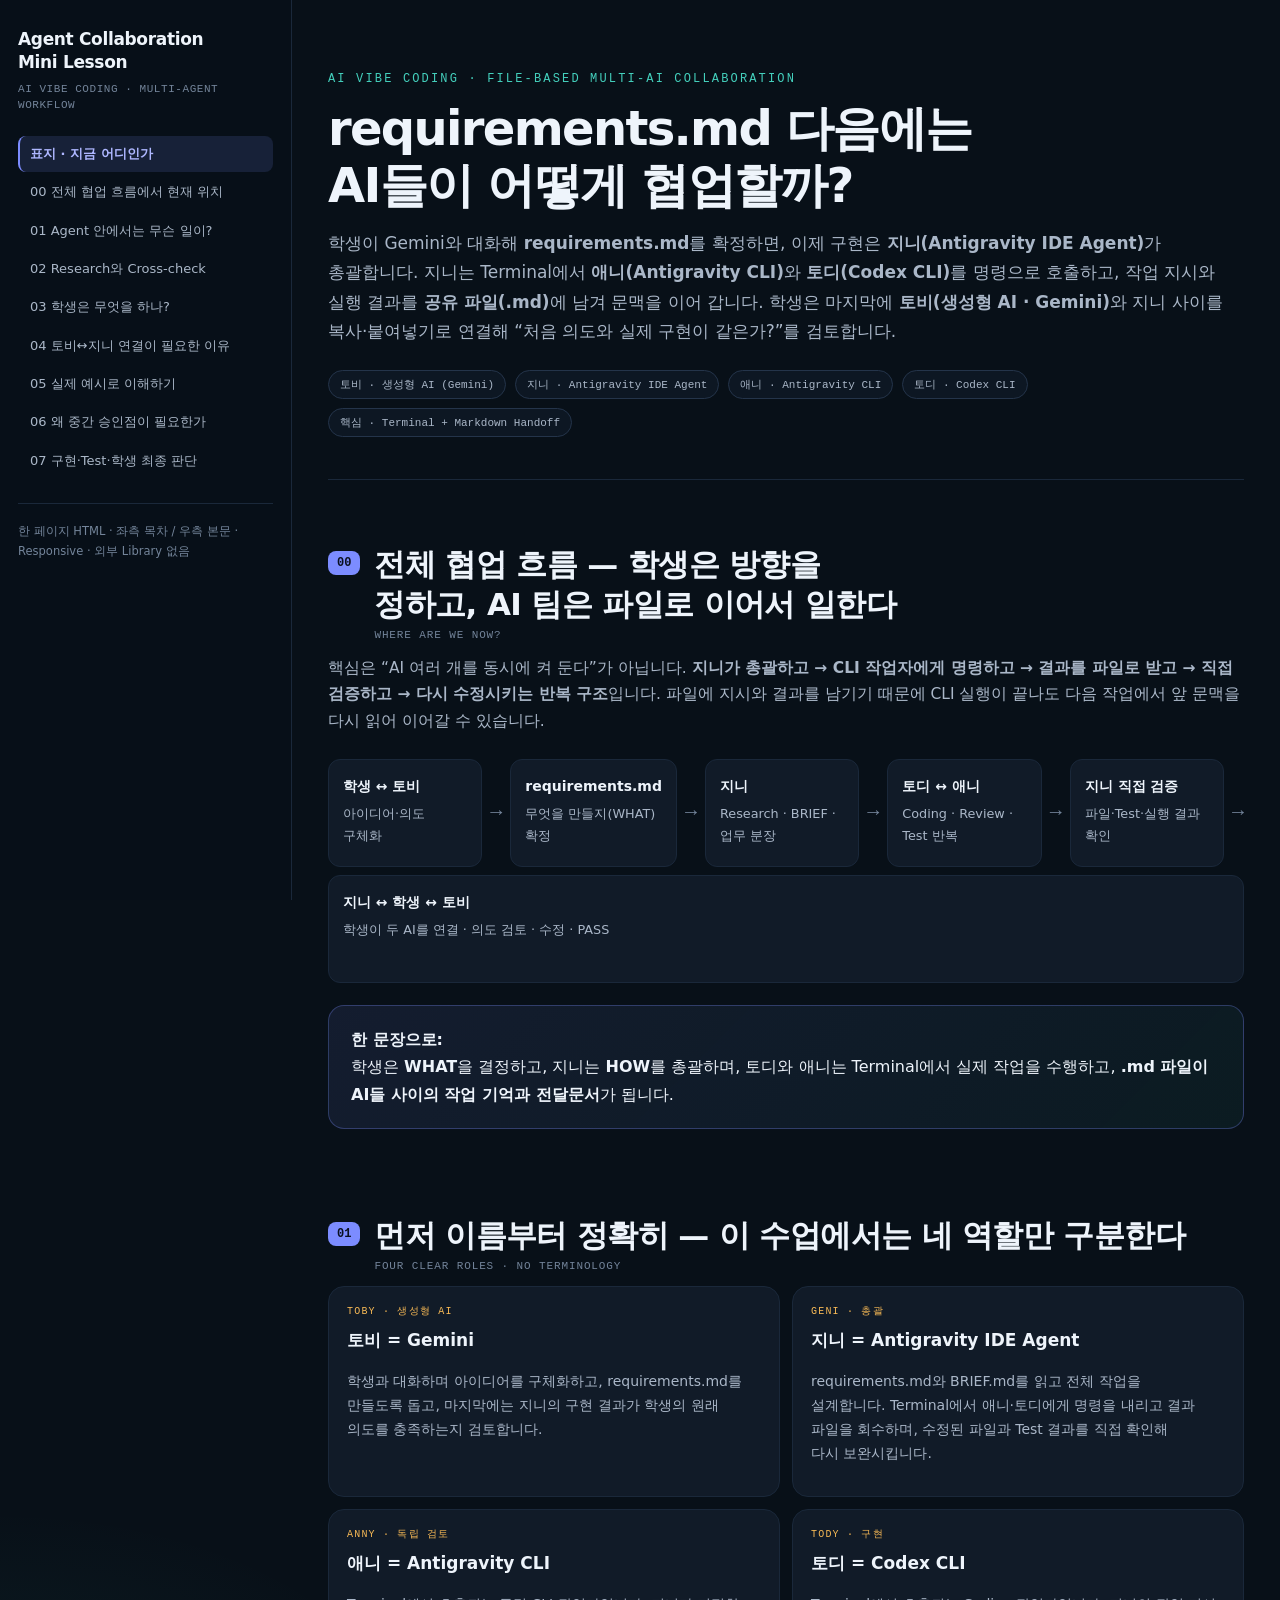
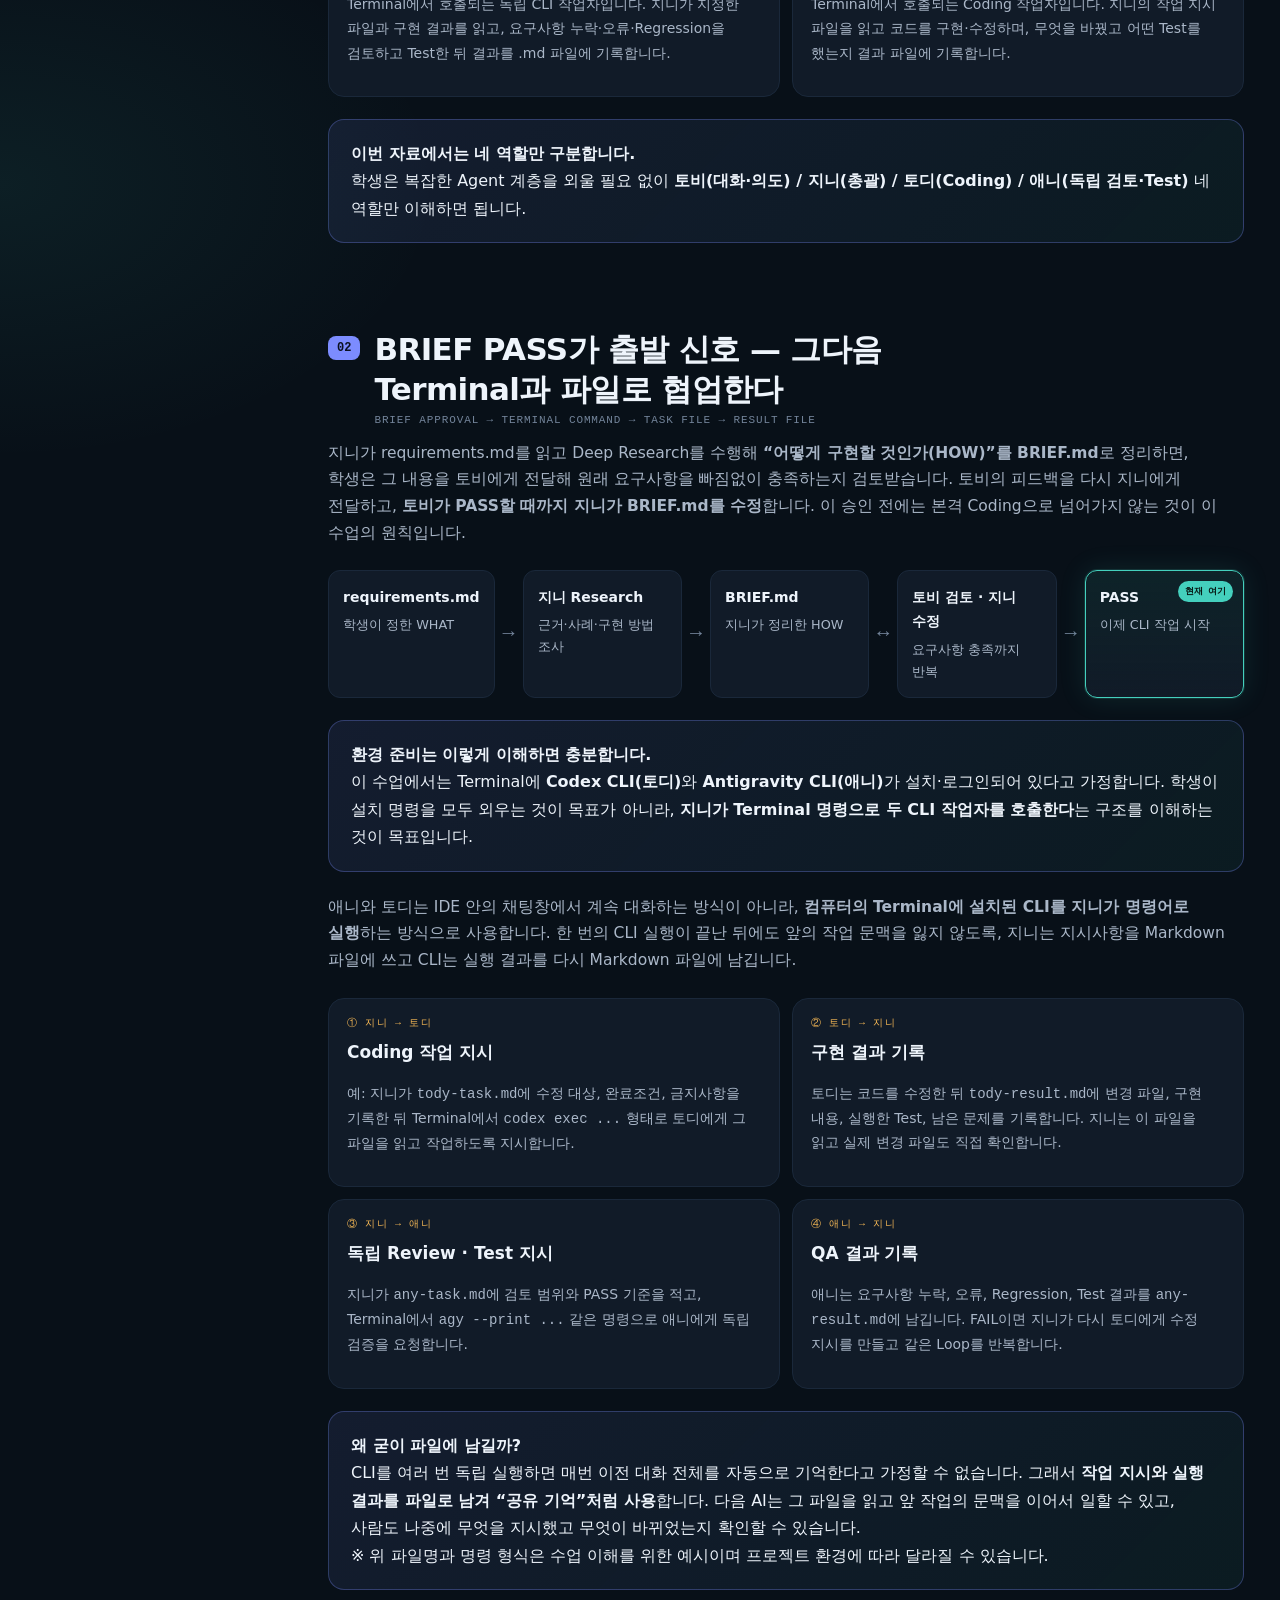
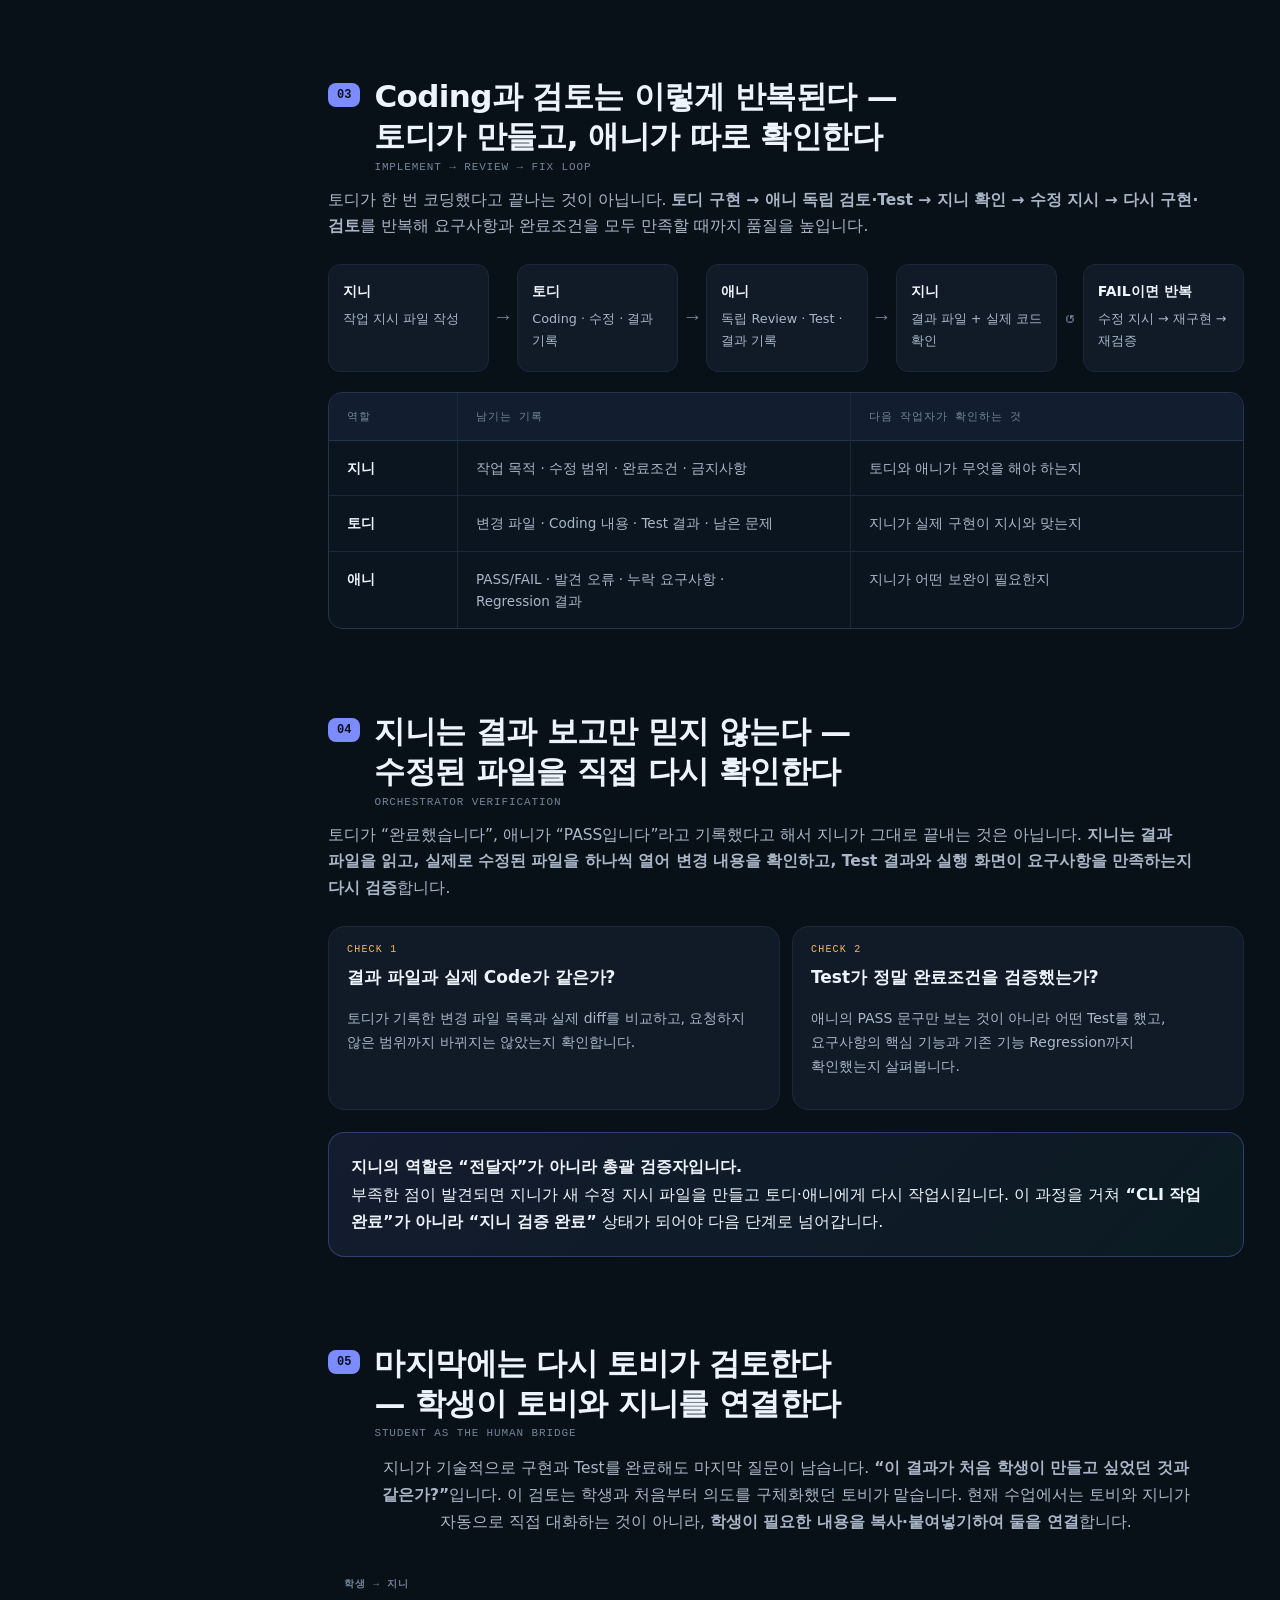
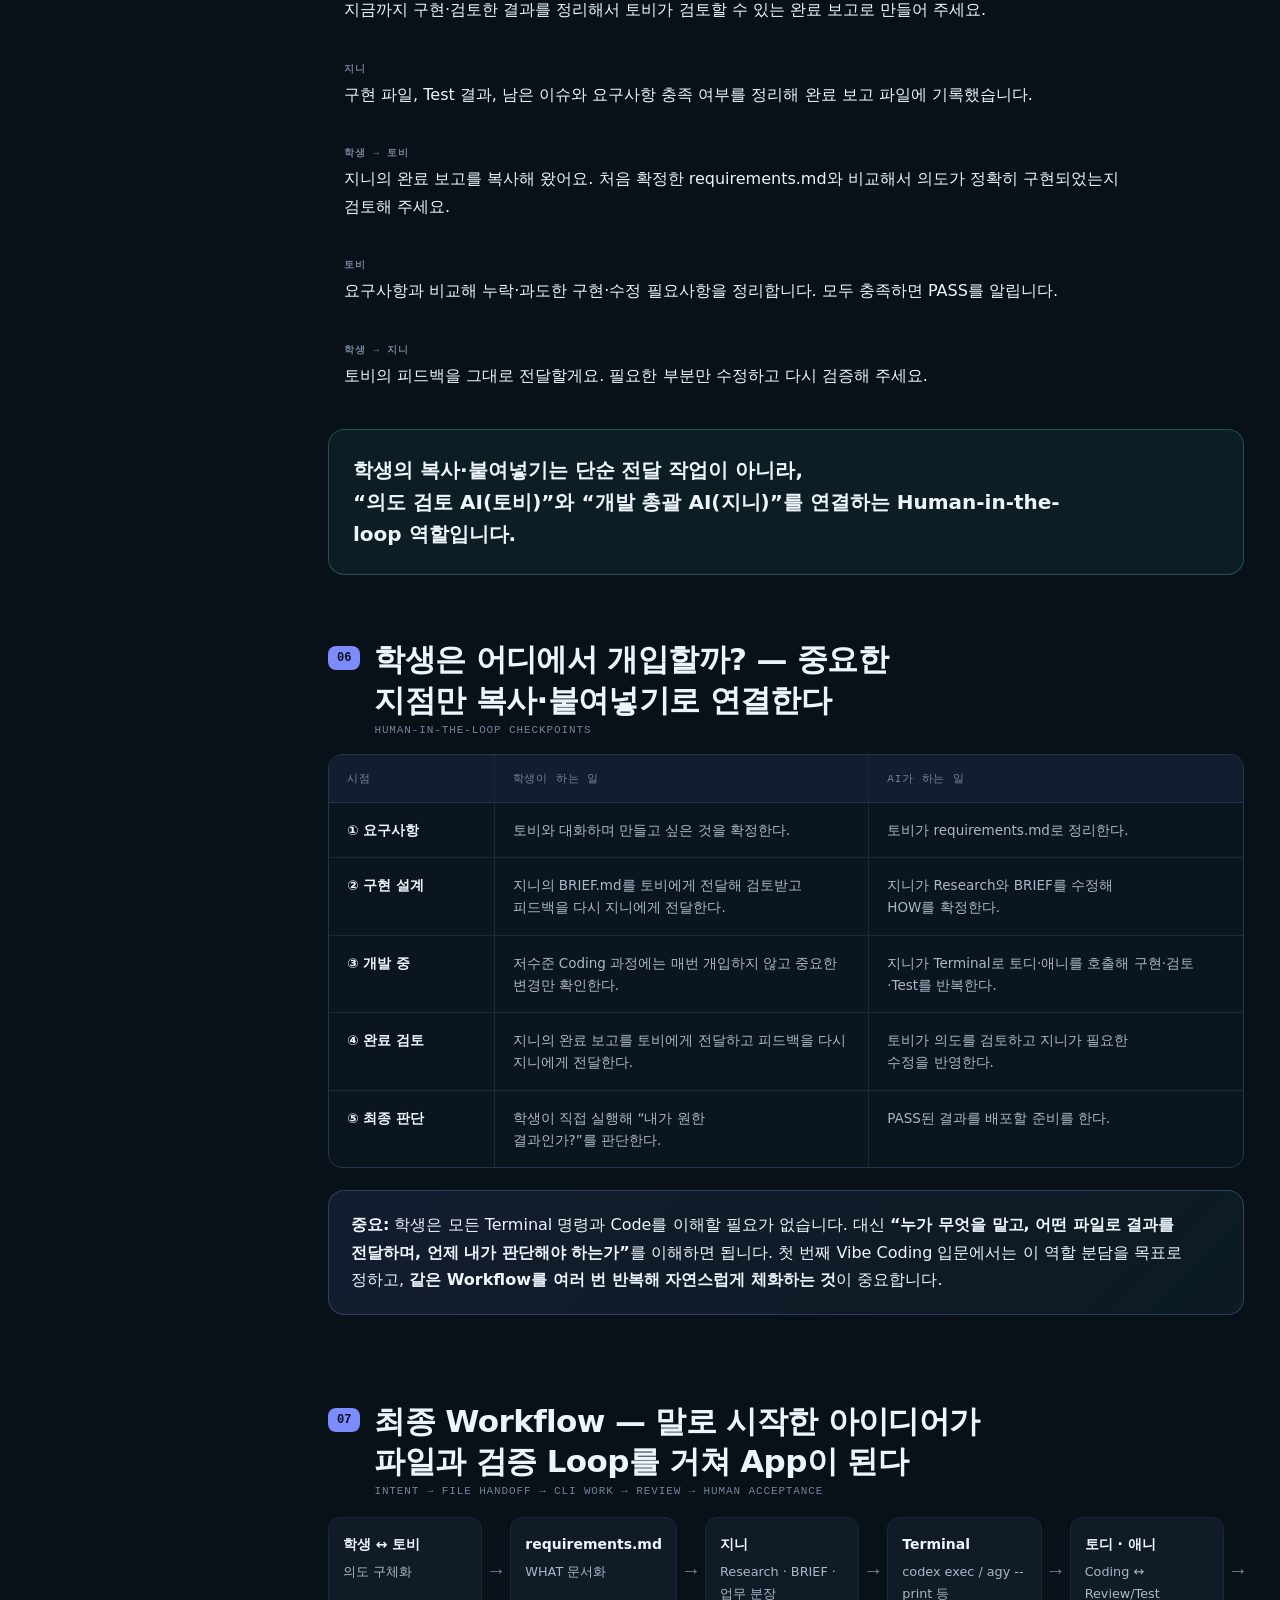
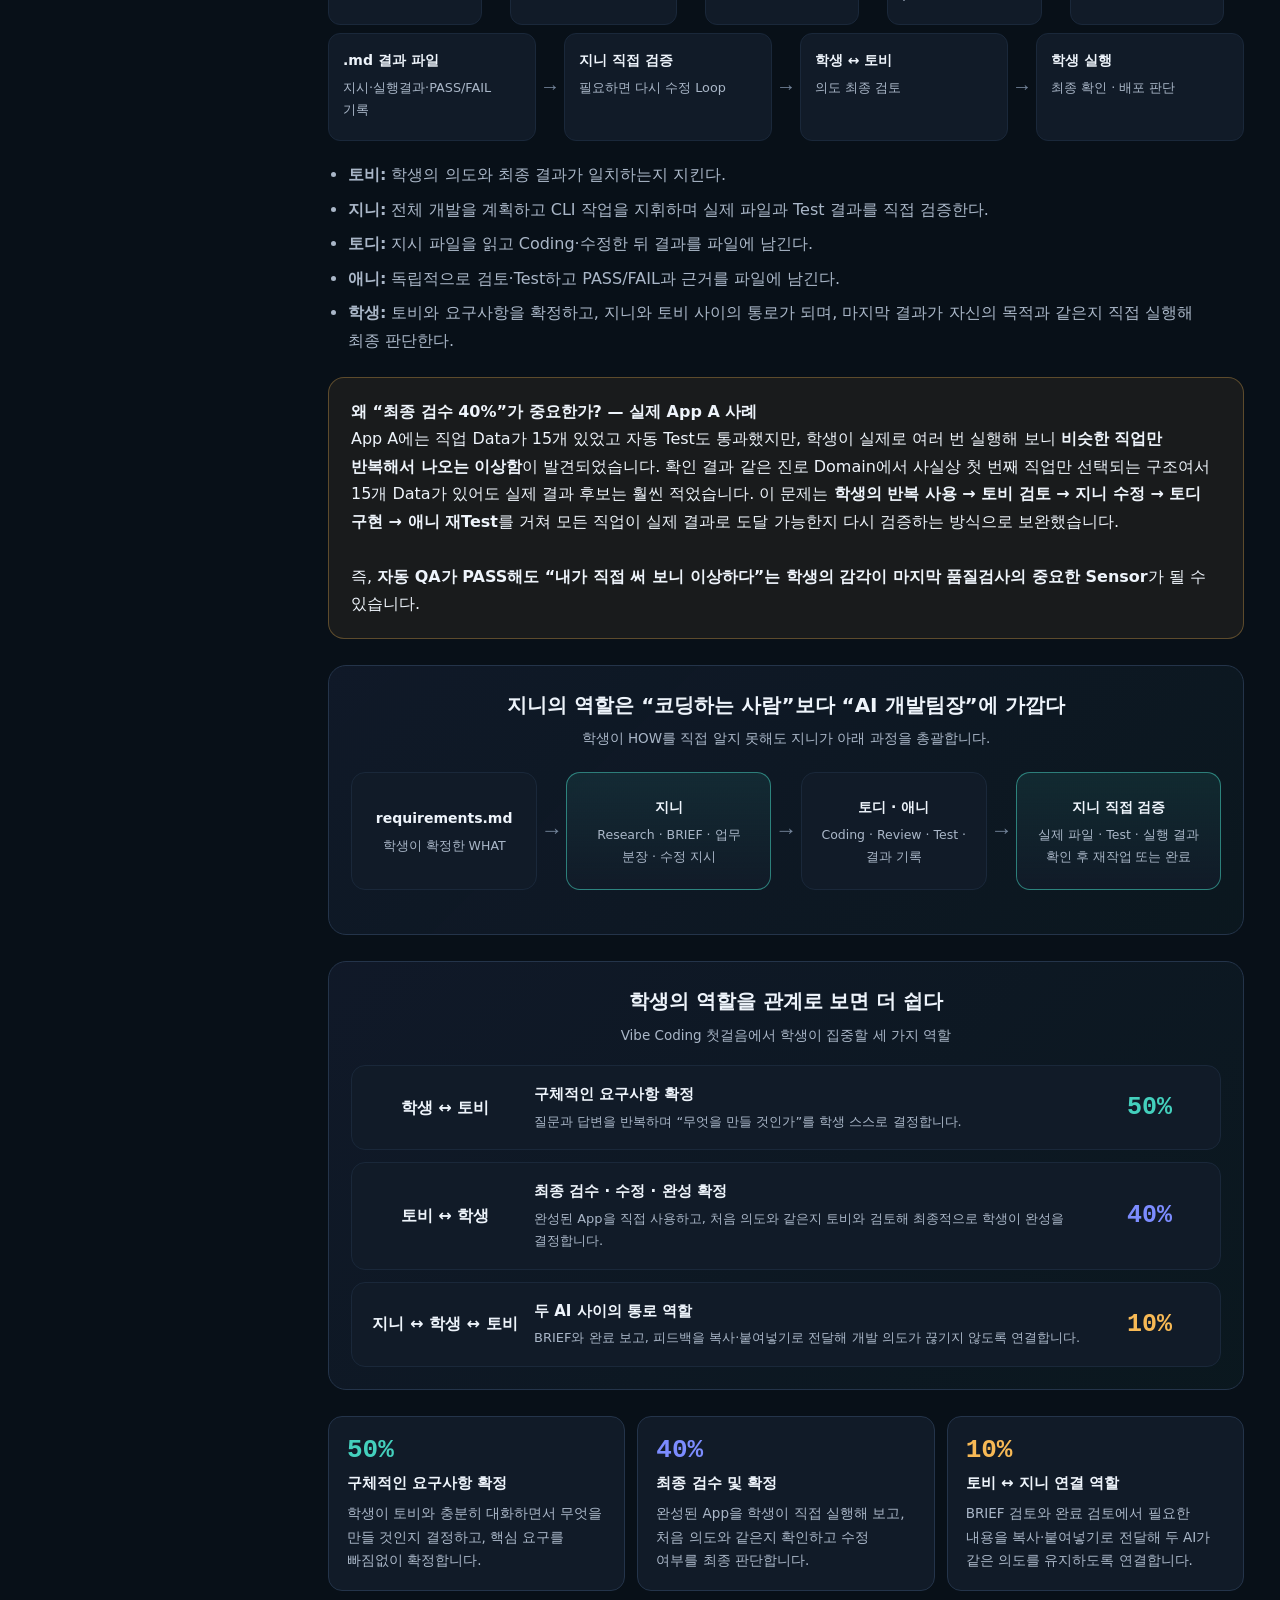
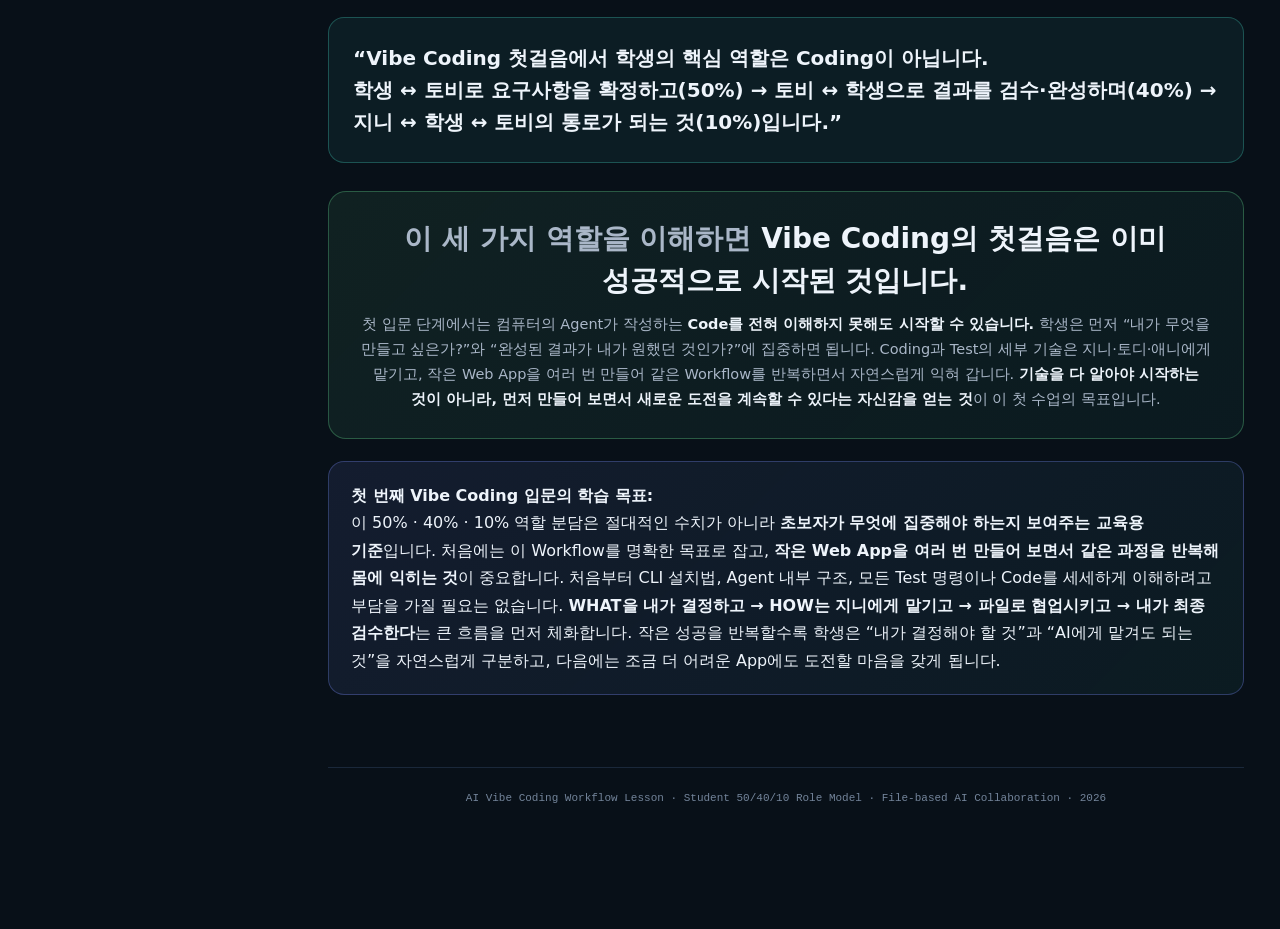
<file: learning/4_Multi_Agent_Vibe_Coding_Workflow_Lesson-1.html>
<!DOCTYPE html>
<html lang="ko">
<head>
<meta charset="utf-8">
<meta name="viewport" content="width=device-width, initial-scale=1">
<title>AI 협업 Workflow — 지니·애니·토디와 파일로 이어지는 Vibe Coding</title>
<style>
:root{
  --bg:#081018; --panel:#111b28; --panel2:#162235; --line:#24344a; --line2:#1a283a;
  --ink:#eef4fb; --muted:#aab7c8; --dim:#73849a; --accent:#7c8cff; --accent2:#44d0bd;
  --accent3:#f7b955; --ok:#65d58b; --danger:#ff7f7f; --radius:16px;
  --sans:-apple-system,BlinkMacSystemFont,"Pretendard","Apple SD Gothic Neo","Noto Sans KR","Malgun Gothic",system-ui,sans-serif;
  --mono:ui-monospace,"SFMono-Regular","JetBrains Mono",Menlo,Consolas,monospace;
}
*{box-sizing:border-box}
html{scroll-behavior:smooth}
body{
  margin:0; color:var(--ink); font-family:var(--sans); line-height:1.72;
  background:
    radial-gradient(900px 600px at 85% -10%,rgba(124,140,255,.12),transparent 60%),
    radial-gradient(800px 500px at 0 20%,rgba(68,208,189,.08),transparent 55%),var(--bg);
  word-break:keep-all;
}
.layout{display:flex;max-width:1600px;margin:0 auto;align-items:flex-start}
.side{
  width:292px;flex:none;position:sticky;top:0;height:100vh;overflow:auto;
  border-right:1px solid var(--line2);background:rgba(8,16,24,.96);padding:28px 18px 90px
}
.brand{font-size:17px;font-weight:850;line-height:1.35;letter-spacing:-.02em}
.brand-sub{font:11px/1.5 var(--mono);color:var(--dim);letter-spacing:.05em;margin:7px 0 22px}
.side nav a{display:block;text-decoration:none;color:var(--muted);font-size:13px;padding:7px 10px;border-radius:8px;border-left:2px solid transparent;margin:2px 0}
.side nav a:hover{background:rgba(124,140,255,.10);color:var(--ink)}
.side nav a.active{background:rgba(124,140,255,.14);color:#aeb7ff;border-left-color:var(--accent);font-weight:700}
.side .tiny{margin-top:24px;padding-top:18px;border-top:1px solid var(--line2);font-size:11.5px;color:var(--dim)}
.main{flex:1;min-width:0}
.mobile-nav{display:none;position:sticky;top:0;z-index:20;background:rgba(8,16,24,.92);backdrop-filter:blur(12px);border-bottom:1px solid var(--line2);padding:9px 12px;overflow-x:auto;gap:7px}
.mobile-nav a{flex:0 0 auto;text-decoration:none;font:11.5px var(--mono);color:var(--muted);border:1px solid var(--line);border-radius:999px;padding:6px 10px}
.wrap{max-width:1060px;margin:0 auto;padding:0 36px 120px}
.hero{padding:72px 0 42px;border-bottom:1px solid var(--line2)}
.kicker{font:12px var(--mono);letter-spacing:.18em;text-transform:uppercase;color:var(--accent2);margin:0 0 14px}
h1{font-size:clamp(31px,5vw,48px);line-height:1.18;margin:0 0 16px;letter-spacing:-.035em}
.lede{font-size:17px;color:var(--muted);max-width:100%;margin:0;text-wrap:pretty}
.meta{display:flex;flex-wrap:wrap;gap:9px;margin-top:24px}
.tag{font:11px var(--mono);color:var(--muted);padding:6px 11px;border:1px solid var(--line);border-radius:999px;background:rgba(17,27,40,.7)}
.section{padding-top:64px;scroll-margin-top:24px}
.section-head{display:flex;gap:14px;align-items:flex-start;margin-bottom:12px}
.num{font:700 12px var(--mono);background:var(--accent);color:#0a1020;border-radius:8px;padding:5px 9px;margin-top:7px}
h2{font-size:clamp(23px,3.5vw,31px);line-height:1.3;margin:0;letter-spacing:-.02em}
h3{font-size:17px;margin:0 0 8px}
.sub{font:11px var(--mono);color:var(--dim);letter-spacing:.08em;margin:4px 0 0}
.intro{color:var(--muted);font-size:15.5px;max-width:100%;margin:14px 0 24px;text-wrap:pretty}
.callout{background:linear-gradient(135deg,rgba(124,140,255,.10),rgba(68,208,189,.06));border:1px solid rgba(124,140,255,.30);border-radius:var(--radius);padding:20px 22px;margin:22px 0}
.warn{background:rgba(247,185,85,.07);border-color:rgba(247,185,85,.30)}
.statement{font-size:clamp(20px,3vw,27px);line-height:1.55;font-weight:800;letter-spacing:-.02em;margin:0}
.cards{display:grid;grid-template-columns:repeat(2,minmax(0,1fr));gap:12px;margin-top:14px}
.card{background:var(--panel);border:1px solid var(--line2);border-radius:var(--radius);padding:17px 18px}
.card .label{font:10px var(--mono);letter-spacing:.12em;color:var(--accent3);margin-bottom:8px}
.card p,.card li{color:var(--muted);font-size:14px}
.card ul{margin:8px 0 0;padding-left:18px}
.pipeline{display:flex;align-items:stretch;gap:8px;flex-wrap:wrap;margin:20px 0}
.pipe{flex:1 1 140px;background:var(--panel);border:1px solid var(--line2);border-radius:12px;padding:14px;min-height:108px;position:relative}
.pipe b{display:block;color:var(--ink);font-size:14px;margin-bottom:5px}
.pipe span{display:block;color:var(--muted);font-size:12.8px}
.pipe.current{border:1px solid var(--accent2);box-shadow:0 0 0 1px rgba(68,208,189,.15),0 0 28px rgba(68,208,189,.12);background:linear-gradient(180deg,rgba(68,208,189,.10),var(--panel))}
.pipe.current:before{content:"현재 여기";position:absolute;right:10px;top:10px;font:700 9px var(--mono);color:#071713;background:var(--accent2);padding:4px 7px;border-radius:999px}
.arrow{align-self:center;color:var(--dim);font:20px var(--mono)}
.stagebox{border:1px solid var(--line);border-radius:16px;background:#0d1721;padding:18px;margin:18px 0}
.stage-title{display:flex;justify-content:space-between;gap:10px;align-items:center;margin-bottom:14px}
.stage-title strong{font-size:17px}.status{font:700 10px var(--mono);padding:5px 8px;border-radius:999px;background:rgba(242,189,101,.1);border:1px solid rgba(242,189,101,.25);color:var(--accent3)}
.agent-grid{display:grid;grid-template-columns:repeat(4,1fr);gap:10px}
.agent{border:1px solid var(--line2);background:var(--panel);border-radius:14px;padding:14px}
.agent .name{font-size:14px;font-weight:850}.agent .role{font:10px var(--mono);color:var(--accent2);margin:4px 0 8px}.agent p{font-size:12.5px;color:var(--muted);margin:0}
.loop{display:grid;grid-template-columns:1fr auto 1fr auto 1fr;gap:10px;align-items:center;margin:18px 0}
.loop .box{background:var(--panel);border:1px solid var(--line2);border-radius:12px;padding:16px;text-align:center}
.loop .box b{display:block;margin-bottom:5px}.loop .box span{font-size:12px;color:var(--muted)}
.loop .a{color:var(--dim);font-size:22px}
.compare{
  width:100%;
  border-collapse:separate;
  border-spacing:0;
  margin:22px 0;
  font-size:13.5px;
  border:1px solid var(--line);
  border-radius:14px;
  overflow:hidden;
  background:rgba(17,27,40,.45);
}
.compare th,.compare td{
  padding:16px 18px;
  text-align:left;
  vertical-align:top;
  line-height:1.65;
}
.compare th{
  font:11px var(--mono);
  letter-spacing:.08em;
  color:var(--dim);
  background:rgba(22,34,53,.72);
  border-bottom:1px solid var(--line);
}
.compare td{
  color:var(--muted);
  border-bottom:1px solid var(--line2);
}
.compare th+th,.compare td+td{border-left:1px solid var(--line2)}
.compare tbody tr:last-child td{border-bottom:none}
.compare tbody tr:hover td{background:rgba(124,140,255,.035)}
.compare td:first-child{width:17%;font-weight:800;color:var(--ink)}
.compare td:nth-child(2){width:41%}
.compare td:nth-child(3){width:42%}
.good{color:var(--ok);font-weight:750}.bad{color:var(--danger);font-weight:750}
.dialogue{display:grid;gap:10px;margin:16px 0}
.bubble{border-radius:14px;padding:14px 16px;max-width:90%}
.human{background:rgba(68,208,189,.09);border:1px solid rgba(68,208,189,.24);margin-left:auto}
.toby{background:rgba(124,140,255,.10);border:1px solid rgba(124,140,255,.25)}
.geni{background:rgba(242,189,101,.08);border:1px solid rgba(242,189,101,.25)}
.who{font:700 10px var(--mono);letter-spacing:.1em;margin-bottom:5px;color:var(--dim)}
.check{margin:14px 0 0;padding-left:20px;color:var(--muted)}
.check li{margin:7px 0}
h1,h2,h3,h4,h5,h6{text-wrap:balance}
p,li,th,td,.statement,.final-msg p,.check li,.agent p,.bubble p{text-wrap:pretty}
.table-wrap {
  width: 100%;
  overflow-x: auto;
  -webkit-overflow-scrolling: touch;
  margin: 18px 0;
}
.table-wrap table {
  margin: 0;
  width: 100%;
}
.table-wrap .min-w-table {
  min-width: 580px;
}
.final-msg{margin-top:26px;padding:24px;border-radius:16px;border:1px solid rgba(68,208,189,.3);background:rgba(68,208,189,.07)}
.final-msg p{font-size:20px;font-weight:800;margin:0;line-height:1.6}
footer{margin-top:72px;padding-top:24px;border-top:1px solid var(--line2);color:var(--dim);font:11px var(--mono);text-align:center}

.handoff-table td:first-child{width:14%;white-space:nowrap}
.handoff-table td:nth-child(2){width:43%}
.handoff-table td:nth-child(3){width:43%}
.checkpoint-table td:first-child{width:18%;white-space:normal}
.checkpoint-table td:nth-child(2){width:41%}
.checkpoint-table td:nth-child(3){width:41%}
.role-share{
  display:grid;
  grid-template-columns:repeat(3,minmax(0,1fr));
  gap:12px;
  margin:22px 0;
}
.role-share .share{
  background:var(--panel);
  border:1px solid var(--line);
  border-radius:14px;
  padding:18px;
  min-height:132px;
}
.role-share .pct{
  font:800 26px var(--mono);
  color:var(--accent2);
  margin-bottom:6px;
}
.role-share .share:nth-child(2) .pct{color:var(--accent)}
.role-share .share:nth-child(3) .pct{color:var(--accent3)}
.role-share strong{display:block;font-size:15px;margin-bottom:6px}
.role-share p{margin:0;color:var(--muted);font-size:13.5px}
@media(max-width:760px){
  .role-share{grid-template-columns:1fr}
  .compare{font-size:12.8px}
  .compare th,.compare td{padding:13px 12px}
  .compare td:first-child{width:auto}
}


/* 긴 설명이 한쪽에 몰리지 않도록 폭과 정렬을 보완 */
.intro.wide{
  max-width:none;
  width:100%;
  text-align:center;
  padding:0 22px;
  margin:18px auto 28px;
}
.section-head + .intro.wide{margin-top:16px}

/* 관계/역할을 한눈에 보는 시각화 */
.role-visual{
  margin:26px 0;
  padding:22px;
  border:1px solid var(--line);
  border-radius:18px;
  background:linear-gradient(135deg,rgba(124,140,255,.07),rgba(68,208,189,.04));
}
.role-visual-title{
  text-align:center;
  margin-bottom:18px;
}
.role-visual-title h3{
  font-size:20px;
  margin:0 0 5px;
}
.role-visual-title p{
  margin:0;
  color:var(--muted);
  font-size:13.5px;
}
.relation-list{
  display:grid;
  gap:12px;
}
.relation-row{
  display:grid;
  grid-template-columns:150px 1fr 105px;
  align-items:center;
  gap:14px;
  padding:16px 18px;
  border:1px solid var(--line2);
  background:var(--panel);
  border-radius:14px;
}
.relation-row .relation{
  font-weight:850;
  color:var(--ink);
  text-align:center;
  white-space:nowrap;
}
.relation-row .meaning strong{
  display:block;
  margin-bottom:3px;
  font-size:15px;
}
.relation-row .meaning span{
  display:block;
  color:var(--muted);
  font-size:13px;
}
.relation-row .weight{
  text-align:center;
  font:850 25px var(--mono);
  color:var(--accent2);
}
.relation-row:nth-child(2) .weight{color:var(--accent)}
.relation-row:nth-child(3) .weight{color:var(--accent3)}

/* 지니가 맡는 일 시각화 */
.geni-map{
  display:grid;
  grid-template-columns:1fr auto 1.1fr auto 1fr auto 1.1fr;
  align-items:stretch;
  gap:8px;
  margin:22px 0;
}
.geni-map .gm{
  min-height:118px;
  padding:15px;
  border:1px solid var(--line2);
  border-radius:14px;
  background:var(--panel);
  display:flex;
  flex-direction:column;
  justify-content:center;
  text-align:center;
}
.geni-map .gm b{
  display:block;
  margin-bottom:5px;
  font-size:14px;
}
.geni-map .gm span{
  color:var(--muted);
  font-size:12.5px;
}
.geni-map .gm.geni-core{
  border-color:rgba(68,208,189,.55);
  background:linear-gradient(180deg,rgba(68,208,189,.10),var(--panel));
}
.geni-map .ga{
  align-self:center;
  color:var(--dim);
  font:22px var(--mono);
}

/* 마지막 결론을 더 강하게 */
.first-step{
  margin-top:28px;
  padding:26px;
  border:1px solid rgba(101,213,139,.32);
  border-radius:18px;
  background:linear-gradient(135deg,rgba(101,213,139,.09),rgba(68,208,189,.05));
  text-align:center;
}
.first-step .big{
  font-size:clamp(21px,3vw,28px);
  font-weight:900;
  line-height:1.5;
  margin:0 0 10px;
}
.first-step p{
  margin:0 auto;
  max-width:860px;
  color:var(--muted);
  font-size:14.5px;
}
.first-step strong{color:var(--ink)}

@media(max-width:900px){
  .relation-row{grid-template-columns:1fr; text-align:center}
  .relation-row .meaning{text-align:center}
  .geni-map{grid-template-columns:1fr}
  .geni-map .ga{transform:rotate(90deg);text-align:center}
}

@media(max-width:1180px){.side{display:none}.mobile-nav{display:flex}.wrap{padding:0 22px 90px}}
@media(max-width:820px){.agent-grid{grid-template-columns:1fr 1fr}.loop{grid-template-columns:1fr}.loop .a{transform:rotate(90deg);text-align:center}}
@media(max-width:720px){.cards,.agent-grid{grid-template-columns:1fr}.hero{padding-top:44px}.wrap{padding-left:15px;padding-right:15px}.arrow{display:none}.bubble{max-width:96%}}
@media(max-width:480px){.pipe{flex:1 1 100%}}
@media print{
 body{background:#fff;color:#111}.side,.mobile-nav{display:none!important}.wrap{max-width:none;padding:0 16mm 18mm}
 .hero{padding-top:10mm}.card,.callout,.pipe,.stagebox,.agent,.loop .box,.bubble,.final-msg{background:#fff!important;border-color:#bbb!important}
 p,li,.intro,.lede,.card p,.card li,.pipe span,.agent p,.compare td{color:#333!important}
 h1,h2,h3,.statement,.final-msg p{color:#111!important}
}
</style>
</head>
<body>
<div class="layout">
<aside class="side">
  <div class="brand">Agent Collaboration<br>Mini Lesson</div>
  <div class="brand-sub">AI VIBE CODING · MULTI-AGENT WORKFLOW</div>
  <nav id="toc">
    <a href="#top">표지 · 지금 어디인가</a>
    <a href="#flow">00 전체 협업 흐름에서 현재 위치</a>
    <a href="#inside">01 Agent 안에서는 무슨 일이?</a>
    <a href="#research">02 Research와 Cross-check</a>
    <a href="#human">03 학생은 무엇을 하나?</a>
    <a href="#bridge">04 토비↔지니 연결이 필요한 이유</a>
    <a href="#example">05 실제 예시로 이해하기</a>
    <a href="#approval">06 왜 중간 승인점이 필요한가</a>
    <a href="#finish">07 구현·Test·학생 최종 판단</a>
  </nav>
  <div class="tiny">한 페이지 HTML · 좌측 목차 / 우측 본문 · Responsive · 외부 Library 없음</div>
</aside>

<main class="main">
<nav class="mobile-nav">
  <a href="#flow">현재 위치</a><a href="#inside">Agent 내부</a><a href="#research">Research</a>
  <a href="#human">학생 역할</a><a href="#bridge">토비↔지니</a><a href="#example">예시</a><a href="#finish">완성</a>
</nav>

<div class="wrap">
<header class="hero" id="top">
  <p class="kicker">AI VIBE CODING · FILE-BASED MULTI-AI COLLABORATION</p>
  <h1>requirements.md 다음에는<br>AI들이 어떻게 협업할까?</h1>
  <p class="lede">
    학생이 Gemini와 대화해 <strong>requirements.md</strong>를 확정하면, 이제 구현은
    <strong>지니(Antigravity IDE Agent)</strong>가 총괄합니다.
    지니는 Terminal에서 <strong>애니(Antigravity CLI)</strong>와 <strong>토디(Codex CLI)</strong>를 명령으로 호출하고,
    작업 지시와 실행 결과를 <strong>공유 파일(.md)</strong>에 남겨 문맥을 이어 갑니다.
    학생은 마지막에 <strong>토비(생성형 AI · Gemini)</strong>와 지니 사이를 복사·붙여넣기로 연결해
    “처음 의도와 실제 구현이 같은가?”를 검토합니다.
  </p>
  <div class="meta">
    <span class="tag">토비 · 생성형 AI (Gemini)</span>
    <span class="tag">지니 · Antigravity IDE Agent</span>
    <span class="tag">애니 · Antigravity CLI</span>
    <span class="tag">토디 · Codex CLI</span>
    <span class="tag">핵심 · Terminal + Markdown Handoff</span>
  </div>
</header>

<section class="section" id="flow">
  <div class="section-head"><span class="num">00</span><div><h2>전체 협업 흐름 — 학생은 방향을 정하고, AI 팀은 파일로 이어서 일한다</h2><p class="sub">WHERE ARE WE NOW?</p></div></div>
  <p class="intro">
    핵심은 “AI 여러 개를 동시에 켜 둔다”가 아닙니다.
    <strong>지니가 총괄하고 → CLI 작업자에게 명령하고 → 결과를 파일로 받고 → 직접 검증하고 → 다시 수정시키는 반복 구조</strong>입니다.
    파일에 지시와 결과를 남기기 때문에 CLI 실행이 끝나도 다음 작업에서 앞 문맥을 다시 읽어 이어갈 수 있습니다.
  </p>

  <div class="pipeline">
    <div class="pipe"><b>학생 ↔ 토비</b><span>아이디어·의도 구체화</span></div>
    <div class="arrow">→</div>
    <div class="pipe"><b>requirements.md</b><span>무엇을 만들지(WHAT) 확정</span></div>
    <div class="arrow">→</div>
    <div class="pipe"><b>지니</b><span>Research · BRIEF · 업무 분장</span></div>
    <div class="arrow">→</div>
    <div class="pipe"><b>토디 ↔ 애니</b><span>Coding · Review · Test 반복</span></div>
    <div class="arrow">→</div>
    <div class="pipe"><b>지니 직접 검증</b><span>파일·Test·실행 결과 확인</span></div>
    <div class="arrow">→</div>
    <div class="pipe"><b>지니 ↔ 학생 ↔ 토비</b><span>학생이 두 AI를 연결 · 의도 검토 · 수정 · PASS</span></div>
  </div>

  <div class="callout">
    <strong>한 문장으로:</strong><br>
    학생은 <strong>WHAT</strong>을 결정하고, 지니는 <strong>HOW</strong>를 총괄하며,
    토디와 애니는 Terminal에서 실제 작업을 수행하고, <strong>.md 파일이 AI들 사이의 작업 기억과 전달문서</strong>가 됩니다.
  </div>
</section>

<section class="section" id="inside">
  <div class="section-head"><span class="num">01</span><div><h2>먼저 이름부터 정확히 — 이 수업에서는 네 역할만 구분한다</h2><p class="sub">FOUR CLEAR ROLES · NO  TERMINOLOGY</p></div></div>

  <div class="cards">
    <div class="card">
      <div class="label">TOBY · 생성형 AI</div>
      <h3>토비 = Gemini</h3>
      <p>학생과 대화하며 아이디어를 구체화하고, requirements.md를 만들도록 돕고, 마지막에는 지니의 구현 결과가 학생의 원래 의도를 충족하는지 검토합니다.</p>
    </div>
    <div class="card">
      <div class="label">GENI · 총괄</div>
      <h3>지니 = Antigravity IDE Agent</h3>
      <p>requirements.md와 BRIEF.md를 읽고 전체 작업을 설계합니다. Terminal에서 애니·토디에게 명령을 내리고 결과 파일을 회수하며, 수정된 파일과 Test 결과를 직접 확인해 다시 보완시킵니다.</p>
    </div>
    <div class="card">
      <div class="label">ANNY · 독립 검토</div>
      <h3>애니 = Antigravity CLI</h3>
      <p>Terminal에서 호출되는 독립 CLI 작업자입니다. 지니가 지정한 파일과 구현 결과를 읽고, 요구사항 누락·오류·Regression을 검토하고 Test한 뒤 결과를 .md 파일에 기록합니다.</p>
    </div>
    <div class="card">
      <div class="label">TODY · 구현</div>
      <h3>토디 = Codex CLI</h3>
      <p>Terminal에서 호출되는 Coding 작업자입니다. 지니의 작업 지시 파일을 읽고 코드를 구현·수정하며, 무엇을 바꿨고 어떤 Test를 했는지 결과 파일에 기록합니다.</p>
    </div>
  </div>

  <div class="callout">
    <strong>이번 자료에서는 네 역할만 구분합니다.</strong><br>
    학생은 복잡한 Agent 계층을 외울 필요 없이
    <strong>토비(대화·의도) / 지니(총괄) / 토디(Coding) / 애니(독립 검토·Test)</strong>
    네 역할만 이해하면 됩니다.
  </div>
</section>

<section class="section" id="research">
  <div class="section-head"><span class="num">02</span><div><h2>BRIEF PASS가 출발 신호 — 그다음 Terminal과 파일로 협업한다</h2><p class="sub">BRIEF APPROVAL → TERMINAL COMMAND → TASK FILE → RESULT FILE</p></div></div>

  <p class="intro">
    지니가 requirements.md를 읽고 Deep Research를 수행해 <strong>“어떻게 구현할 것인가(HOW)”를 BRIEF.md</strong>로 정리하면,
    학생은 그 내용을 토비에게 전달해 원래 요구사항을 빠짐없이 충족하는지 검토받습니다.
    토비의 피드백을 다시 지니에게 전달하고, <strong>토비가 PASS할 때까지 지니가 BRIEF.md를 수정</strong>합니다.
    이 승인 전에는 본격 Coding으로 넘어가지 않는 것이 이 수업의 원칙입니다.
  </p>

  <div class="pipeline">
    <div class="pipe"><b>requirements.md</b><span>학생이 정한 WHAT</span></div>
    <div class="arrow">→</div>
    <div class="pipe"><b>지니 Research</b><span>근거·사례·구현 방법 조사</span></div>
    <div class="arrow">→</div>
    <div class="pipe"><b>BRIEF.md</b><span>지니가 정리한 HOW</span></div>
    <div class="arrow">↔</div>
    <div class="pipe"><b>토비 검토 · 지니 수정</b><span>요구사항 충족까지 반복</span></div>
    <div class="arrow">→</div>
    <div class="pipe current"><b>PASS</b><span>이제 CLI 작업 시작</span></div>
  </div>

  <div class="callout">
    <strong>환경 준비는 이렇게 이해하면 충분합니다.</strong><br>
    이 수업에서는 Terminal에 <strong>Codex CLI(토디)</strong>와 <strong>Antigravity CLI(애니)</strong>가 설치·로그인되어 있다고 가정합니다.
    학생이 설치 명령을 모두 외우는 것이 목표가 아니라,
    <strong>지니가 Terminal 명령으로 두 CLI 작업자를 호출한다</strong>는 구조를 이해하는 것이 목표입니다.
  </div>

  <p class="intro">
    애니와 토디는 IDE 안의 채팅창에서 계속 대화하는 방식이 아니라,
    <strong>컴퓨터의 Terminal에 설치된 CLI를 지니가 명령어로 실행</strong>하는 방식으로 사용합니다.
    한 번의 CLI 실행이 끝난 뒤에도 앞의 작업 문맥을 잃지 않도록,
    지니는 지시사항을 Markdown 파일에 쓰고 CLI는 실행 결과를 다시 Markdown 파일에 남깁니다.
  </p>

  <div class="cards">
    <div class="card">
      <div class="label">① 지니 → 토디</div>
      <h3>Coding 작업 지시</h3>
      <p>예: 지니가 <code>tody-task.md</code>에 수정 대상, 완료조건, 금지사항을 기록한 뒤 Terminal에서 <code>codex exec ...</code> 형태로 토디에게 그 파일을 읽고 작업하도록 지시합니다.</p>
    </div>
    <div class="card">
      <div class="label">② 토디 → 지니</div>
      <h3>구현 결과 기록</h3>
      <p>토디는 코드를 수정한 뒤 <code>tody-result.md</code>에 변경 파일, 구현 내용, 실행한 Test, 남은 문제를 기록합니다. 지니는 이 파일을 읽고 실제 변경 파일도 직접 확인합니다.</p>
    </div>
    <div class="card">
      <div class="label">③ 지니 → 애니</div>
      <h3>독립 Review · Test 지시</h3>
      <p>지니가 <code>any-task.md</code>에 검토 범위와 PASS 기준을 적고, Terminal에서 <code>agy --print ...</code> 같은 명령으로 애니에게 독립 검증을 요청합니다.</p>
    </div>
    <div class="card">
      <div class="label">④ 애니 → 지니</div>
      <h3>QA 결과 기록</h3>
      <p>애니는 요구사항 누락, 오류, Regression, Test 결과를 <code>any-result.md</code>에 남깁니다. FAIL이면 지니가 다시 토디에게 수정 지시를 만들고 같은 Loop를 반복합니다.</p>
    </div>
  </div>

  <div class="callout">
    <strong>왜 굳이 파일에 남길까?</strong><br>
    CLI를 여러 번 독립 실행하면 매번 이전 대화 전체를 자동으로 기억한다고 가정할 수 없습니다.
    그래서 <strong>작업 지시와 실행 결과를 파일로 남겨 “공유 기억”처럼 사용</strong>합니다.
    다음 AI는 그 파일을 읽고 앞 작업의 문맥을 이어서 일할 수 있고,
    사람도 나중에 무엇을 지시했고 무엇이 바뀌었는지 확인할 수 있습니다.
    <br><span class="mini-note">※ 위 파일명과 명령 형식은 수업 이해를 위한 예시이며 프로젝트 환경에 따라 달라질 수 있습니다.</span>
  </div>
</section>

<section class="section" id="human">
  <div class="section-head"><span class="num">03</span><div><h2>Coding과 검토는 이렇게 반복된다 — 토디가 만들고, 애니가 따로 확인한다</h2><p class="sub">IMPLEMENT → REVIEW → FIX LOOP</p></div></div>
  <p class="intro">
    토디가 한 번 코딩했다고 끝나는 것이 아닙니다.
    <strong>토디 구현 → 애니 독립 검토·Test → 지니 확인 → 수정 지시 → 다시 구현·검토</strong>를 반복해
    요구사항과 완료조건을 모두 만족할 때까지 품질을 높입니다.
  </p>

  <div class="pipeline">
    <div class="pipe"><b>지니</b><span>작업 지시 파일 작성</span></div>
    <div class="arrow">→</div>
    <div class="pipe"><b>토디</b><span>Coding · 수정 · 결과 기록</span></div>
    <div class="arrow">→</div>
    <div class="pipe"><b>애니</b><span>독립 Review · Test · 결과 기록</span></div>
    <div class="arrow">→</div>
    <div class="pipe"><b>지니</b><span>결과 파일 + 실제 코드 확인</span></div>
    <div class="arrow">↺</div>
    <div class="pipe"><b>FAIL이면 반복</b><span>수정 지시 → 재구현 → 재검증</span></div>
  </div>

  <div class="table-wrap">
    <table class="compare handoff-table min-w-table">
      <thead><tr><th>역할</th><th>남기는 기록</th><th>다음 작업자가 확인하는 것</th></tr></thead>
      <tbody>
        <tr><td><strong>지니</strong></td><td>작업 목적 · 수정 범위 · 완료조건 · 금지사항</td><td>토디와 애니가 무엇을 해야 하는지</td></tr>
        <tr><td><strong>토디</strong></td><td>변경 파일 · Coding 내용 · Test 결과 · 남은 문제</td><td>지니가 실제 구현이 지시와 맞는지</td></tr>
        <tr><td><strong>애니</strong></td><td>PASS/FAIL · 발견 오류 · 누락 요구사항 · Regression 결과</td><td>지니가 어떤 보완이 필요한지</td></tr>
      </tbody>
    </table>
  </div>
</section>

<section class="section" id="bridge">
  <div class="section-head"><span class="num">04</span><div><h2>지니는 결과 보고만 믿지 않는다 — 수정된 파일을 직접 다시 확인한다</h2><p class="sub">ORCHESTRATOR VERIFICATION</p></div></div>
  <p class="intro">
    토디가 “완료했습니다”, 애니가 “PASS입니다”라고 기록했다고 해서 지니가 그대로 끝내는 것은 아닙니다.
    <strong>지니는 결과 파일을 읽고, 실제로 수정된 파일을 하나씩 열어 변경 내용을 확인하고,
    Test 결과와 실행 화면이 요구사항을 만족하는지 다시 검증</strong>합니다.
  </p>

  <div class="cards">
    <div class="card">
      <div class="label">CHECK 1</div>
      <h3>결과 파일과 실제 Code가 같은가?</h3>
      <p>토디가 기록한 변경 파일 목록과 실제 diff를 비교하고, 요청하지 않은 범위까지 바뀌지는 않았는지 확인합니다.</p>
    </div>
    <div class="card">
      <div class="label">CHECK 2</div>
      <h3>Test가 정말 완료조건을 검증했는가?</h3>
      <p>애니의 PASS 문구만 보는 것이 아니라 어떤 Test를 했고, 요구사항의 핵심 기능과 기존 기능 Regression까지 확인했는지 살펴봅니다.</p>
    </div>
  </div>

  <div class="callout">
    <strong>지니의 역할은 “전달자”가 아니라 총괄 검증자입니다.</strong><br>
    부족한 점이 발견되면 지니가 새 수정 지시 파일을 만들고 토디·애니에게 다시 작업시킵니다.
    이 과정을 거쳐 <strong>“CLI 작업 완료”가 아니라 “지니 검증 완료”</strong> 상태가 되어야 다음 단계로 넘어갑니다.
  </div>
</section>

<section class="section" id="example">
  <div class="section-head"><span class="num">05</span><div><h2>마지막에는 다시 토비가 검토한다 — 학생이 토비와 지니를 연결한다</h2><p class="sub">STUDENT AS THE HUMAN BRIDGE</p></div></div>
  <p class="intro wide">
    지니가 기술적으로 구현과 Test를 완료해도 마지막 질문이 남습니다.
    <strong>“이 결과가 처음 학생이 만들고 싶었던 것과 같은가?”</strong>입니다.
    이 검토는 학생과 처음부터 의도를 구체화했던 토비가 맡습니다.
    현재 수업에서는 토비와 지니가 자동으로 직접 대화하는 것이 아니라,
    <strong>학생이 필요한 내용을 복사·붙여넣기하여 둘을 연결</strong>합니다.
  </p>

  <div class="dialogue">
    <div class="bubble student"><div class="who">학생 → 지니</div>지금까지 구현·검토한 결과를 정리해서 토비가 검토할 수 있는 완료 보고로 만들어 주세요.</div>
    <div class="bubble ai"><div class="who">지니</div>구현 파일, Test 결과, 남은 이슈와 요구사항 충족 여부를 정리해 완료 보고 파일에 기록했습니다.</div>
    <div class="bubble student"><div class="who">학생 → 토비</div>지니의 완료 보고를 복사해 왔어요. 처음 확정한 requirements.md와 비교해서 의도가 정확히 구현되었는지 검토해 주세요.</div>
    <div class="bubble ai"><div class="who">토비</div>요구사항과 비교해 누락·과도한 구현·수정 필요사항을 정리합니다. 모두 충족하면 PASS를 알립니다.</div>
    <div class="bubble student"><div class="who">학생 → 지니</div>토비의 피드백을 그대로 전달할게요. 필요한 부분만 수정하고 다시 검증해 주세요.</div>
  </div>

  <div class="final-msg">
    <p>학생의 복사·붙여넣기는 단순 전달 작업이 아니라,<br><strong>“의도 검토 AI(토비)”와 “개발 총괄 AI(지니)”를 연결하는 Human-in-the-loop</strong> 역할입니다.</p>
  </div>
</section>

<section class="section" id="approval">
  <div class="section-head"><span class="num">06</span><div><h2>학생은 어디에서 개입할까? — 중요한 지점만 복사·붙여넣기로 연결한다</h2><p class="sub">HUMAN-IN-THE-LOOP CHECKPOINTS</p></div></div>

  <div class="table-wrap">
    <table class="compare checkpoint-table min-w-table">
      <thead><tr><th>시점</th><th>학생이 하는 일</th><th>AI가 하는 일</th></tr></thead>
      <tbody>
        <tr><td><strong>① 요구사항</strong></td><td>토비와 대화하며 만들고 싶은 것을 확정한다.</td><td>토비가 requirements.md로 정리한다.</td></tr>
        <tr><td><strong>② 구현 설계</strong></td><td>지니의 BRIEF.md를 토비에게 전달해 검토받고 피드백을 다시 지니에게 전달한다.</td><td>지니가 Research와 BRIEF를 수정해 HOW를 확정한다.</td></tr>
        <tr><td><strong>③ 개발 중</strong></td><td>저수준 Coding 과정에는 매번 개입하지 않고 중요한 변경만 확인한다.</td><td>지니가 Terminal로 토디·애니를 호출해 구현·검토·Test를 반복한다.</td></tr>
        <tr><td><strong>④ 완료 검토</strong></td><td>지니의 완료 보고를 토비에게 전달하고 피드백을 다시 지니에게 전달한다.</td><td>토비가 의도를 검토하고 지니가 필요한 수정을 반영한다.</td></tr>
        <tr><td><strong>⑤ 최종 판단</strong></td><td>학생이 직접 실행해 “내가 원한 결과인가?”를 판단한다.</td><td>PASS된 결과를 배포할 준비를 한다.</td></tr>
      </tbody>
    </table>
  </div>

  <div class="callout">
    <strong>중요:</strong> 학생은 모든 Terminal 명령과 Code를 이해할 필요가 없습니다.
    대신 <strong>“누가 무엇을 맡고, 어떤 파일로 결과를 전달하며, 언제 내가 판단해야 하는가”</strong>를 이해하면 됩니다.
    첫 번째 Vibe Coding 입문에서는 이 역할 분담을 목표로 정하고,
    <strong>같은 Workflow를 여러 번 반복해 자연스럽게 체화하는 것</strong>이 중요합니다.
  </div>
</section>

<section class="section" id="finish">
  <div class="section-head"><span class="num">07</span><div><h2>최종 Workflow — 말로 시작한 아이디어가 파일과 검증 Loop를 거쳐 App이 된다</h2><p class="sub">INTENT → FILE HANDOFF → CLI WORK → REVIEW → HUMAN ACCEPTANCE</p></div></div>

  <div class="pipeline">
    <div class="pipe"><b>학생 ↔ 토비</b><span>의도 구체화</span></div>
    <div class="arrow">→</div>
    <div class="pipe"><b>requirements.md</b><span>WHAT 문서화</span></div>
    <div class="arrow">→</div>
    <div class="pipe"><b>지니</b><span>Research · BRIEF · 업무 분장</span></div>
    <div class="arrow">→</div>
    <div class="pipe"><b>Terminal</b><span>codex exec / agy --print 등</span></div>
    <div class="arrow">→</div>
    <div class="pipe"><b>토디 · 애니</b><span>Coding ↔ Review/Test</span></div>
    <div class="arrow">→</div>
    <div class="pipe"><b>.md 결과 파일</b><span>지시·실행결과·PASS/FAIL 기록</span></div>
    <div class="arrow">→</div>
    <div class="pipe"><b>지니 직접 검증</b><span>필요하면 다시 수정 Loop</span></div>
    <div class="arrow">→</div>
    <div class="pipe"><b>학생 ↔ 토비</b><span>의도 최종 검토</span></div>
    <div class="arrow">→</div>
    <div class="pipe"><b>학생 실행</b><span>최종 확인 · 배포 판단</span></div>
  </div>

  <ul class="check">
    <li><strong>토비:</strong> 학생의 의도와 최종 결과가 일치하는지 지킨다.</li>
    <li><strong>지니:</strong> 전체 개발을 계획하고 CLI 작업을 지휘하며 실제 파일과 Test 결과를 직접 검증한다.</li>
    <li><strong>토디:</strong> 지시 파일을 읽고 Coding·수정한 뒤 결과를 파일에 남긴다.</li>
    <li><strong>애니:</strong> 독립적으로 검토·Test하고 PASS/FAIL과 근거를 파일에 남긴다.</li>
    <li><strong>학생:</strong> 토비와 요구사항을 확정하고, 지니와 토비 사이의 통로가 되며, 마지막 결과가 자신의 목적과 같은지 직접 실행해 최종 판단한다.</li>
  </ul>

  <div class="callout warn">
    <strong>왜 “최종 검수 40%”가 중요한가? — 실제 App A 사례</strong><br>
    App A에는 직업 Data가 15개 있었고 자동 Test도 통과했지만,
    학생이 실제로 여러 번 실행해 보니 <strong>비슷한 직업만 반복해서 나오는 이상함</strong>이 발견되었습니다.
    확인 결과 같은 진로 Domain에서 사실상 첫 번째 직업만 선택되는 구조여서
    15개 Data가 있어도 실제 결과 후보는 훨씬 적었습니다.
    이 문제는 <strong>학생의 반복 사용 → 토비 검토 → 지니 수정 → 토디 구현 → 애니 재Test</strong>를 거쳐
    모든 직업이 실제 결과로 도달 가능한지 다시 검증하는 방식으로 보완했습니다.
    <br><br>
    즉, <strong>자동 QA가 PASS해도 “내가 직접 써 보니 이상하다”는 학생의 감각이 마지막 품질검사의 중요한 Sensor</strong>가 될 수 있습니다.
  </div>

  <div class="role-visual">
    <div class="role-visual-title">
      <h3>지니의 역할은 “코딩하는 사람”보다 “AI 개발팀장”에 가깝다</h3>
      <p>학생이 HOW를 직접 알지 못해도 지니가 아래 과정을 총괄합니다.</p>
    </div>

    <div class="geni-map">
      <div class="gm">
        <b>requirements.md</b>
        <span>학생이 확정한 WHAT</span>
      </div>
      <div class="ga">→</div>
      <div class="gm geni-core">
        <b>지니</b>
        <span>Research · BRIEF · 업무 분장 · 수정 지시</span>
      </div>
      <div class="ga">→</div>
      <div class="gm">
        <b>토디 · 애니</b>
        <span>Coding · Review · Test · 결과 기록</span>
      </div>
      <div class="ga">→</div>
      <div class="gm geni-core">
        <b>지니 직접 검증</b>
        <span>실제 파일 · Test · 실행 결과 확인 후 재작업 또는 완료</span>
      </div>
    </div>
  </div>

  <div class="role-visual">
    <div class="role-visual-title">
      <h3>학생의 역할을 관계로 보면 더 쉽다</h3>
      <p>Vibe Coding 첫걸음에서 학생이 집중할 세 가지 역할</p>
    </div>

    <div class="relation-list">
      <div class="relation-row">
        <div class="relation">학생 ↔ 토비</div>
        <div class="meaning">
          <strong>구체적인 요구사항 확정</strong>
          <span>질문과 답변을 반복하며 “무엇을 만들 것인가”를 학생 스스로 결정합니다.</span>
        </div>
        <div class="weight">50%</div>
      </div>

      <div class="relation-row">
        <div class="relation">토비 ↔ 학생</div>
        <div class="meaning">
          <strong>최종 검수 · 수정 · 완성 확정</strong>
          <span>완성된 App을 직접 사용하고, 처음 의도와 같은지 토비와 검토해 최종적으로 학생이 완성을 결정합니다.</span>
        </div>
        <div class="weight">40%</div>
      </div>

      <div class="relation-row">
        <div class="relation">지니 ↔ 학생 ↔ 토비</div>
        <div class="meaning">
          <strong>두 AI 사이의 통로 역할</strong>
          <span>BRIEF와 완료 보고, 피드백을 복사·붙여넣기로 전달해 개발 의도가 끊기지 않도록 연결합니다.</span>
        </div>
        <div class="weight">10%</div>
      </div>
    </div>
  </div>

  <div class="role-share">
    <div class="share">
      <div class="pct">50%</div>
      <strong>구체적인 요구사항 확정</strong>
      <p>학생이 토비와 충분히 대화하면서 무엇을 만들 것인지 결정하고, 핵심 요구를 빠짐없이 확정합니다.</p>
    </div>
    <div class="share">
      <div class="pct">40%</div>
      <strong>최종 검수 및 확정</strong>
      <p>완성된 App을 학생이 직접 실행해 보고, 처음 의도와 같은지 확인하고 수정 여부를 최종 판단합니다.</p>
    </div>
    <div class="share">
      <div class="pct">10%</div>
      <strong>토비 ↔ 지니 연결 역할</strong>
      <p>BRIEF 검토와 완료 검토에서 필요한 내용을 복사·붙여넣기로 전달해 두 AI가 같은 의도를 유지하도록 연결합니다.</p>
    </div>
  </div>

  <div class="final-msg">
    <p>“Vibe Coding 첫걸음에서 학생의 핵심 역할은 Coding이 아닙니다.<br>
    <strong>학생 ↔ 토비로 요구사항을 확정하고(50%) → 토비 ↔ 학생으로 결과를 검수·완성하며(40%) → 지니 ↔ 학생 ↔ 토비의 통로가 되는 것(10%)</strong>입니다.”</p>
  </div>

  <div class="first-step">
    <p class="big">이 세 가지 역할을 이해하면 <strong>Vibe Coding의 첫걸음은 이미 성공적으로 시작된 것입니다.</strong></p>
    <p>
      첫 입문 단계에서는 컴퓨터의 Agent가 작성하는 <strong>Code를 전혀 이해하지 못해도 시작할 수 있습니다.</strong>
      학생은 먼저 “내가 무엇을 만들고 싶은가?”와 “완성된 결과가 내가 원했던 것인가?”에 집중하면 됩니다.
      Coding과 Test의 세부 기술은 지니·토디·애니에게 맡기고,
      작은 Web App을 여러 번 만들어 같은 Workflow를 반복하면서 자연스럽게 익혀 갑니다.
      <strong>기술을 다 알아야 시작하는 것이 아니라, 먼저 만들어 보면서 새로운 도전을 계속할 수 있다는 자신감을 얻는 것</strong>이 이 첫 수업의 목표입니다.
    </p>
  </div>

  <div class="callout">
    <strong>첫 번째 Vibe Coding 입문의 학습 목표:</strong><br>
    이 50% · 40% · 10% 역할 분담은 절대적인 수치가 아니라 <strong>초보자가 무엇에 집중해야 하는지 보여주는 교육용 기준</strong>입니다.
    처음에는 이 Workflow를 명확한 목표로 잡고,
    <strong>작은 Web App을 여러 번 만들어 보면서 같은 과정을 반복해 몸에 익히는 것</strong>이 중요합니다.
    처음부터 CLI 설치법, Agent 내부 구조, 모든 Test 명령이나 Code를 세세하게 이해하려고 부담을 가질 필요는 없습니다.
    <strong>WHAT을 내가 결정하고 → HOW는 지니에게 맡기고 → 파일로 협업시키고 → 내가 최종 검수한다</strong>는 큰 흐름을 먼저 체화합니다.
    작은 성공을 반복할수록 학생은 “내가 결정해야 할 것”과 “AI에게 맡겨도 되는 것”을 자연스럽게 구분하고,
    다음에는 조금 더 어려운 App에도 도전할 마음을 갖게 됩니다.
  </div>
</section>

<footer>AI Vibe Coding Workflow Lesson · Student 50/40/10 Role Model · File-based AI Collaboration · 2026</footer>
</div>
</main>
</div>

<script>
(function(){
  const links=[...document.querySelectorAll('#toc a')];
  const targets=links.map(a=>document.querySelector(a.getAttribute('href'))).filter(Boolean);
  const update=()=>{
    let current=targets[0];
    for(const el of targets){ if(el.getBoundingClientRect().top<=120) current=el; }
    links.forEach(a=>a.classList.toggle('active',a.getAttribute('href')==='#'+current.id));
  };
  document.addEventListener('scroll',update,{passive:true}); update();
})();
</script>
</body>
</html>
</file>
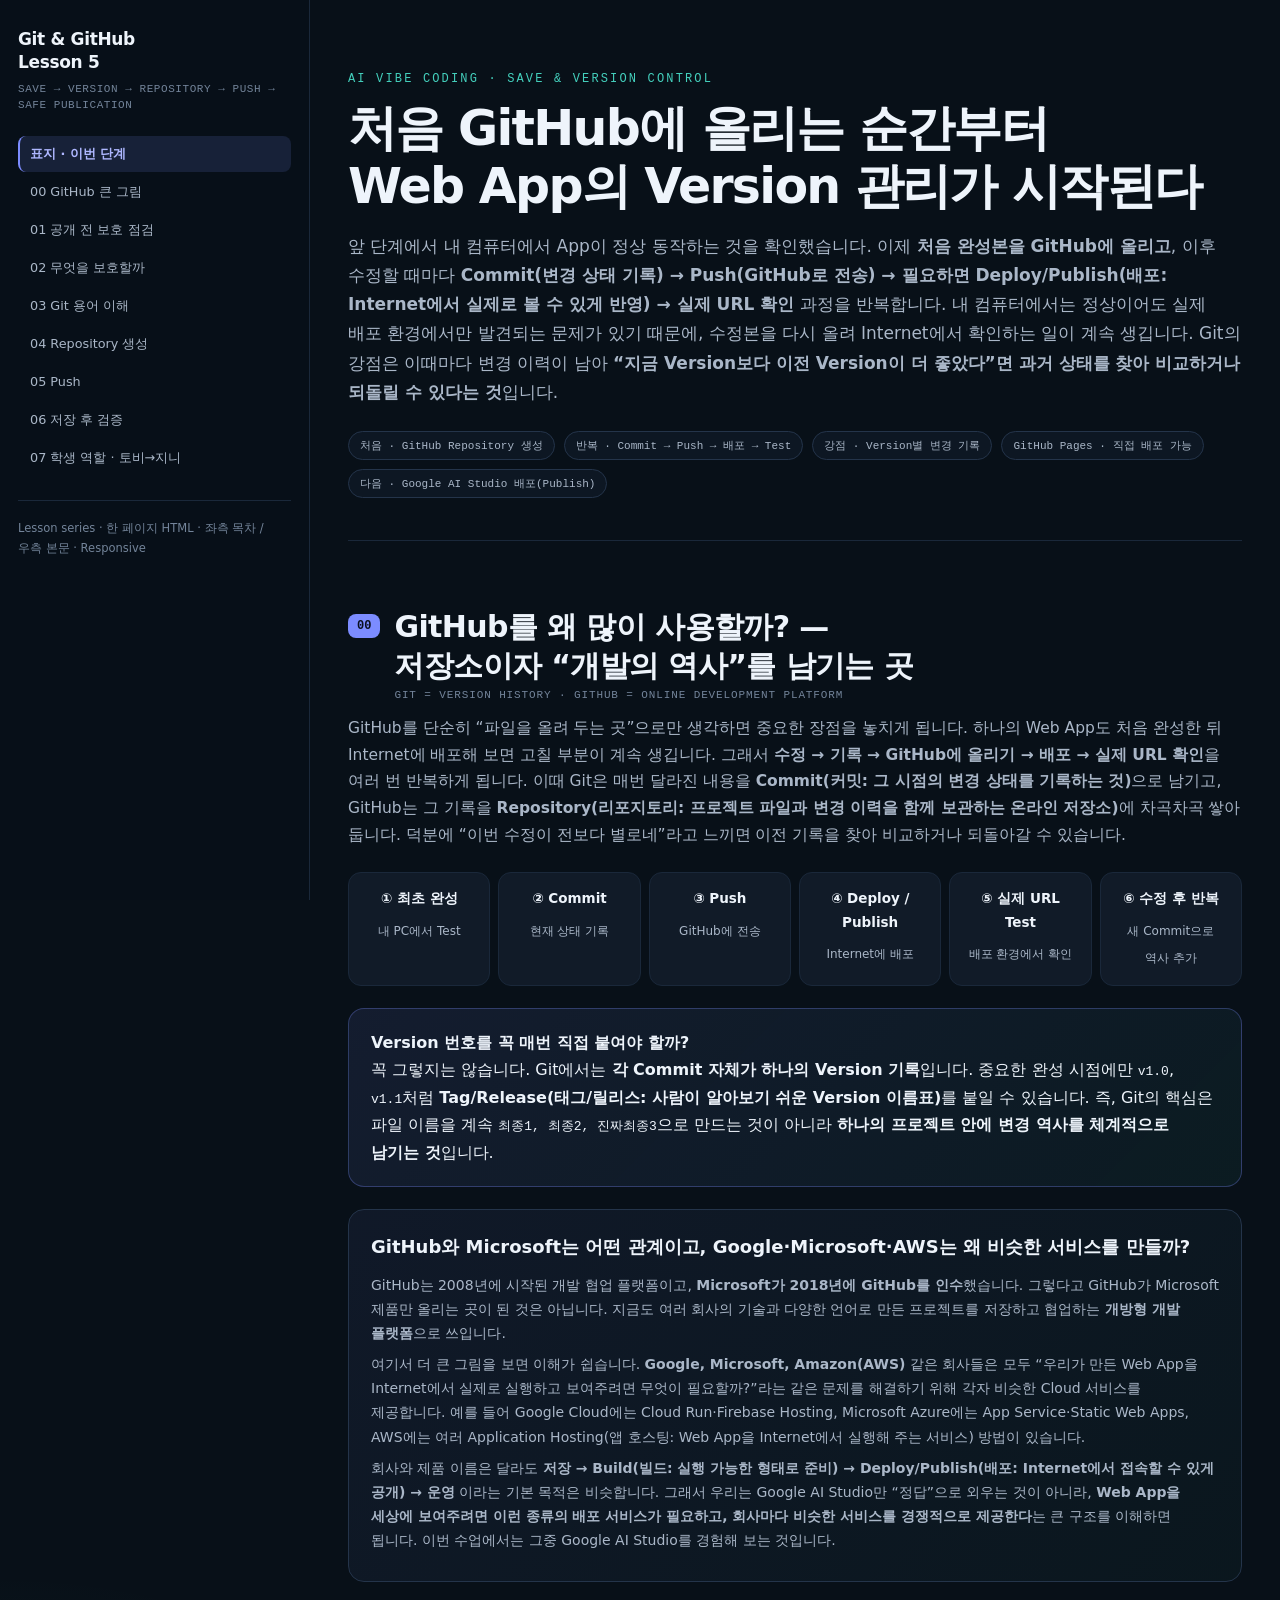
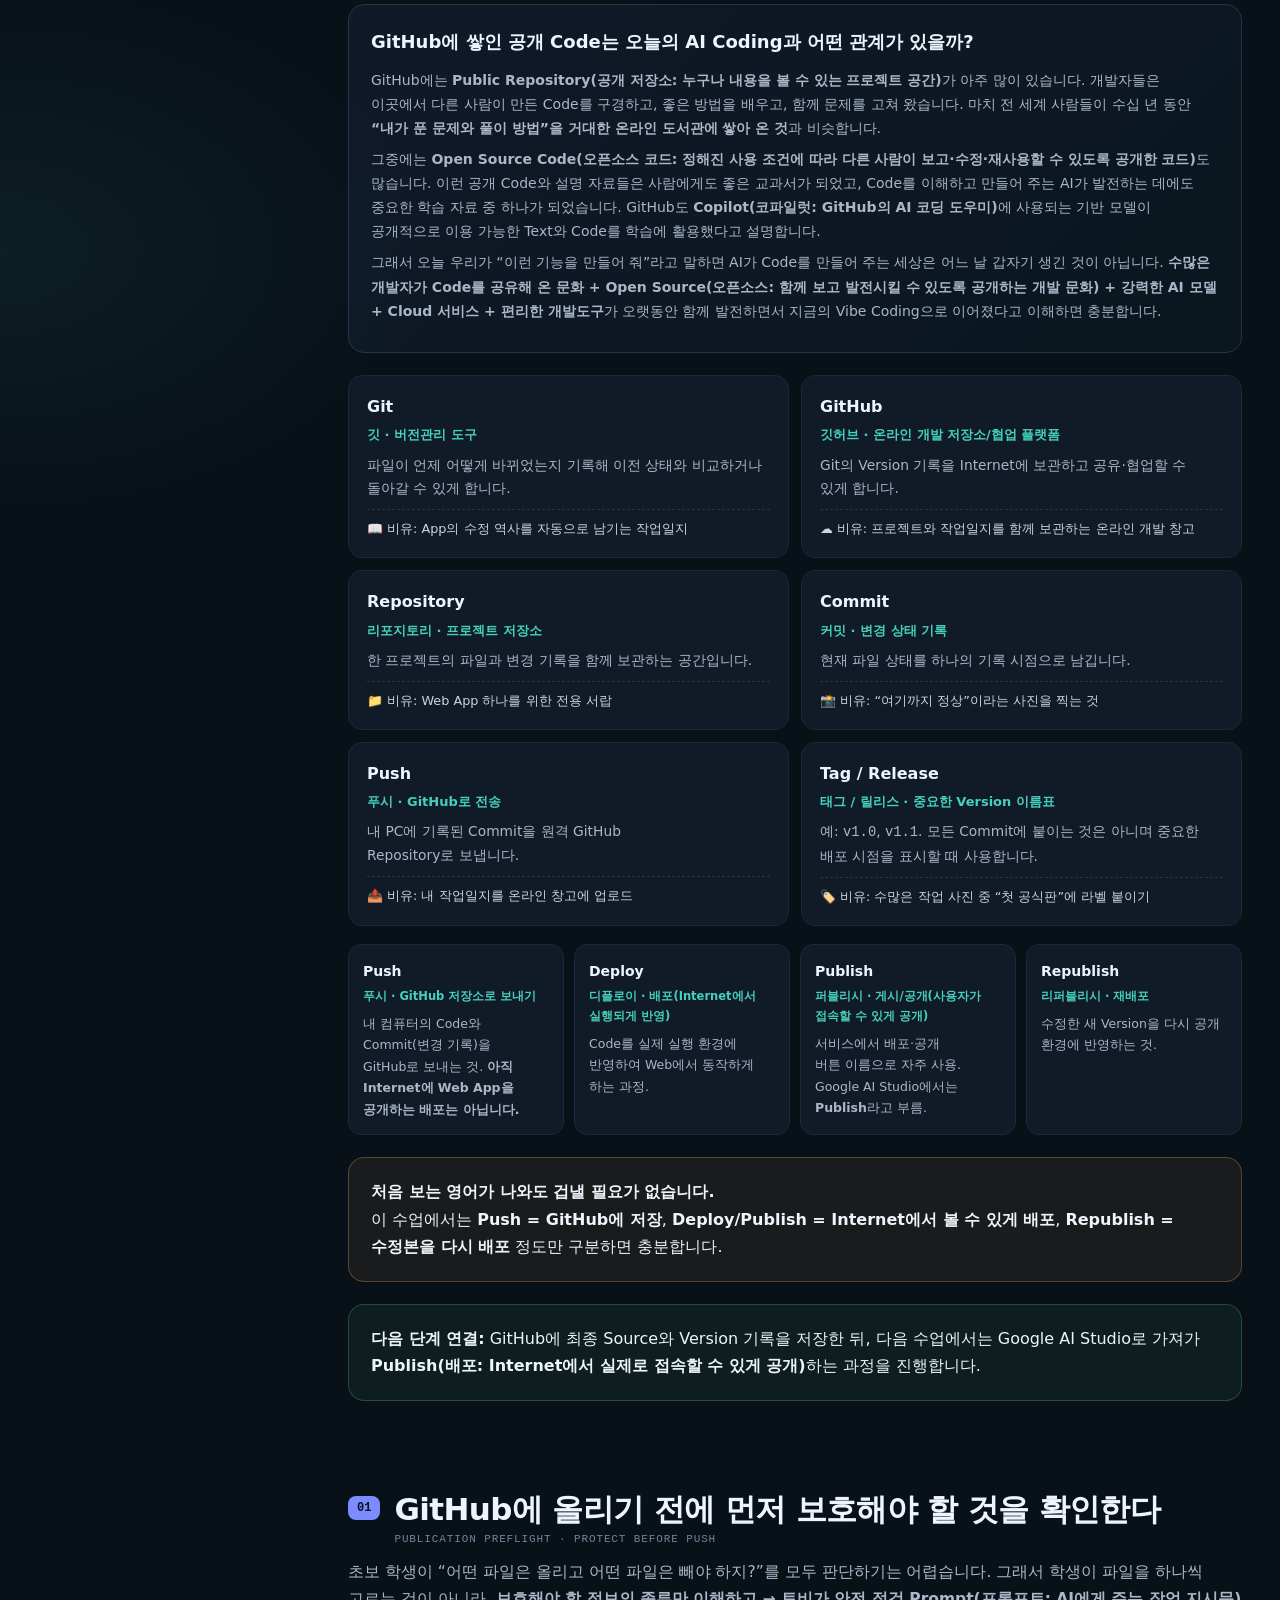
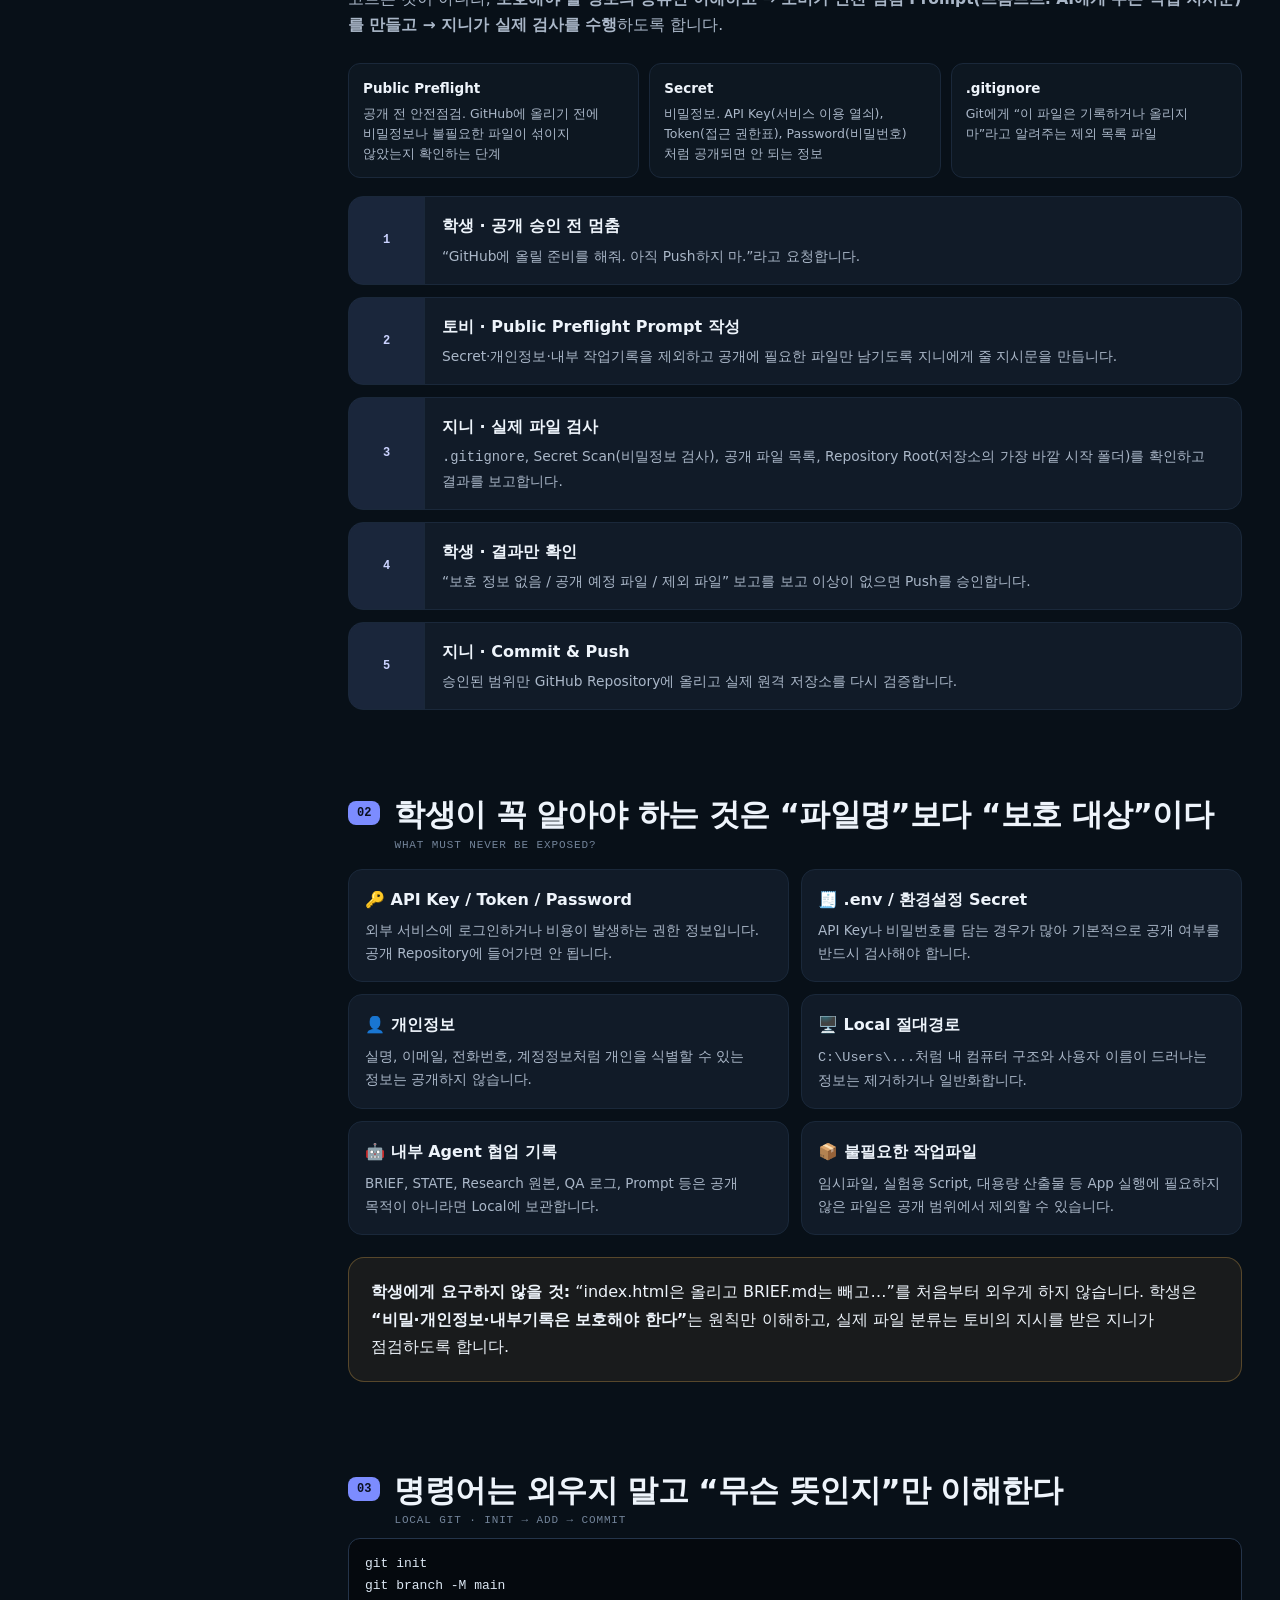
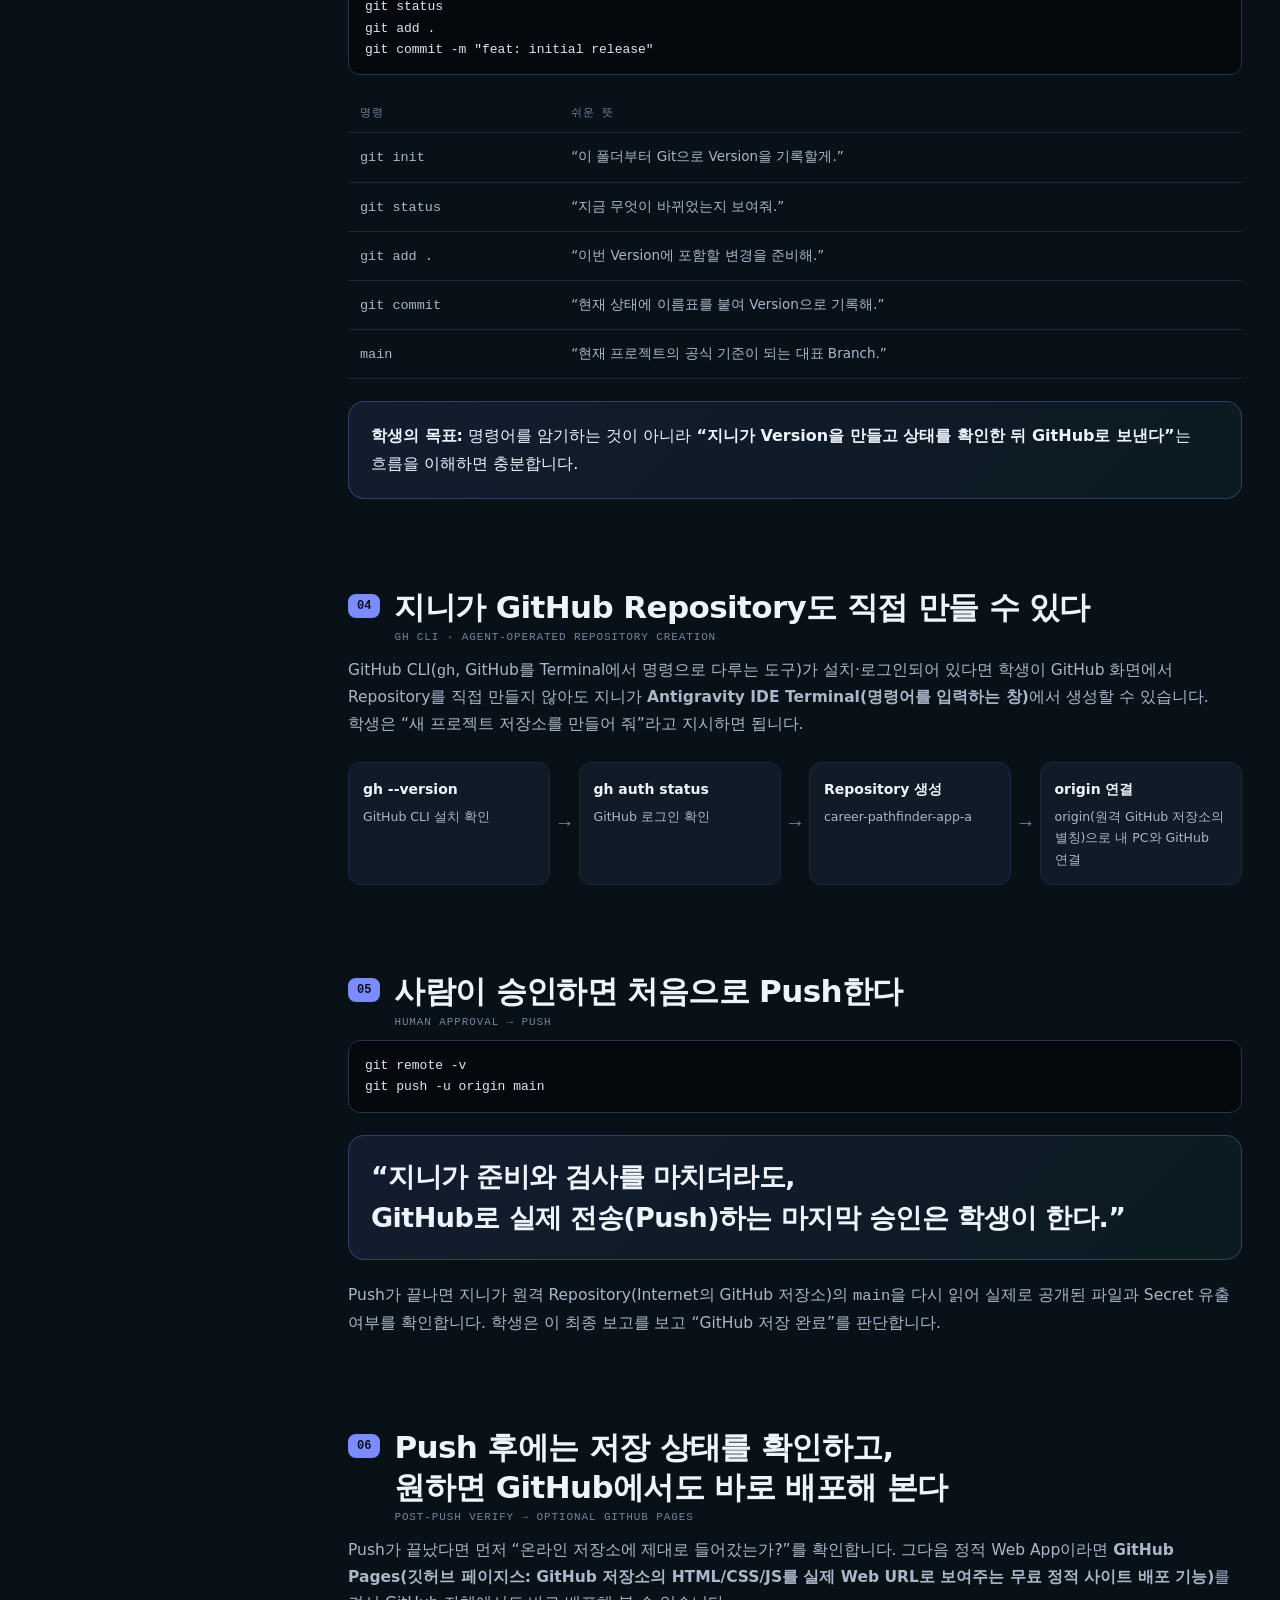
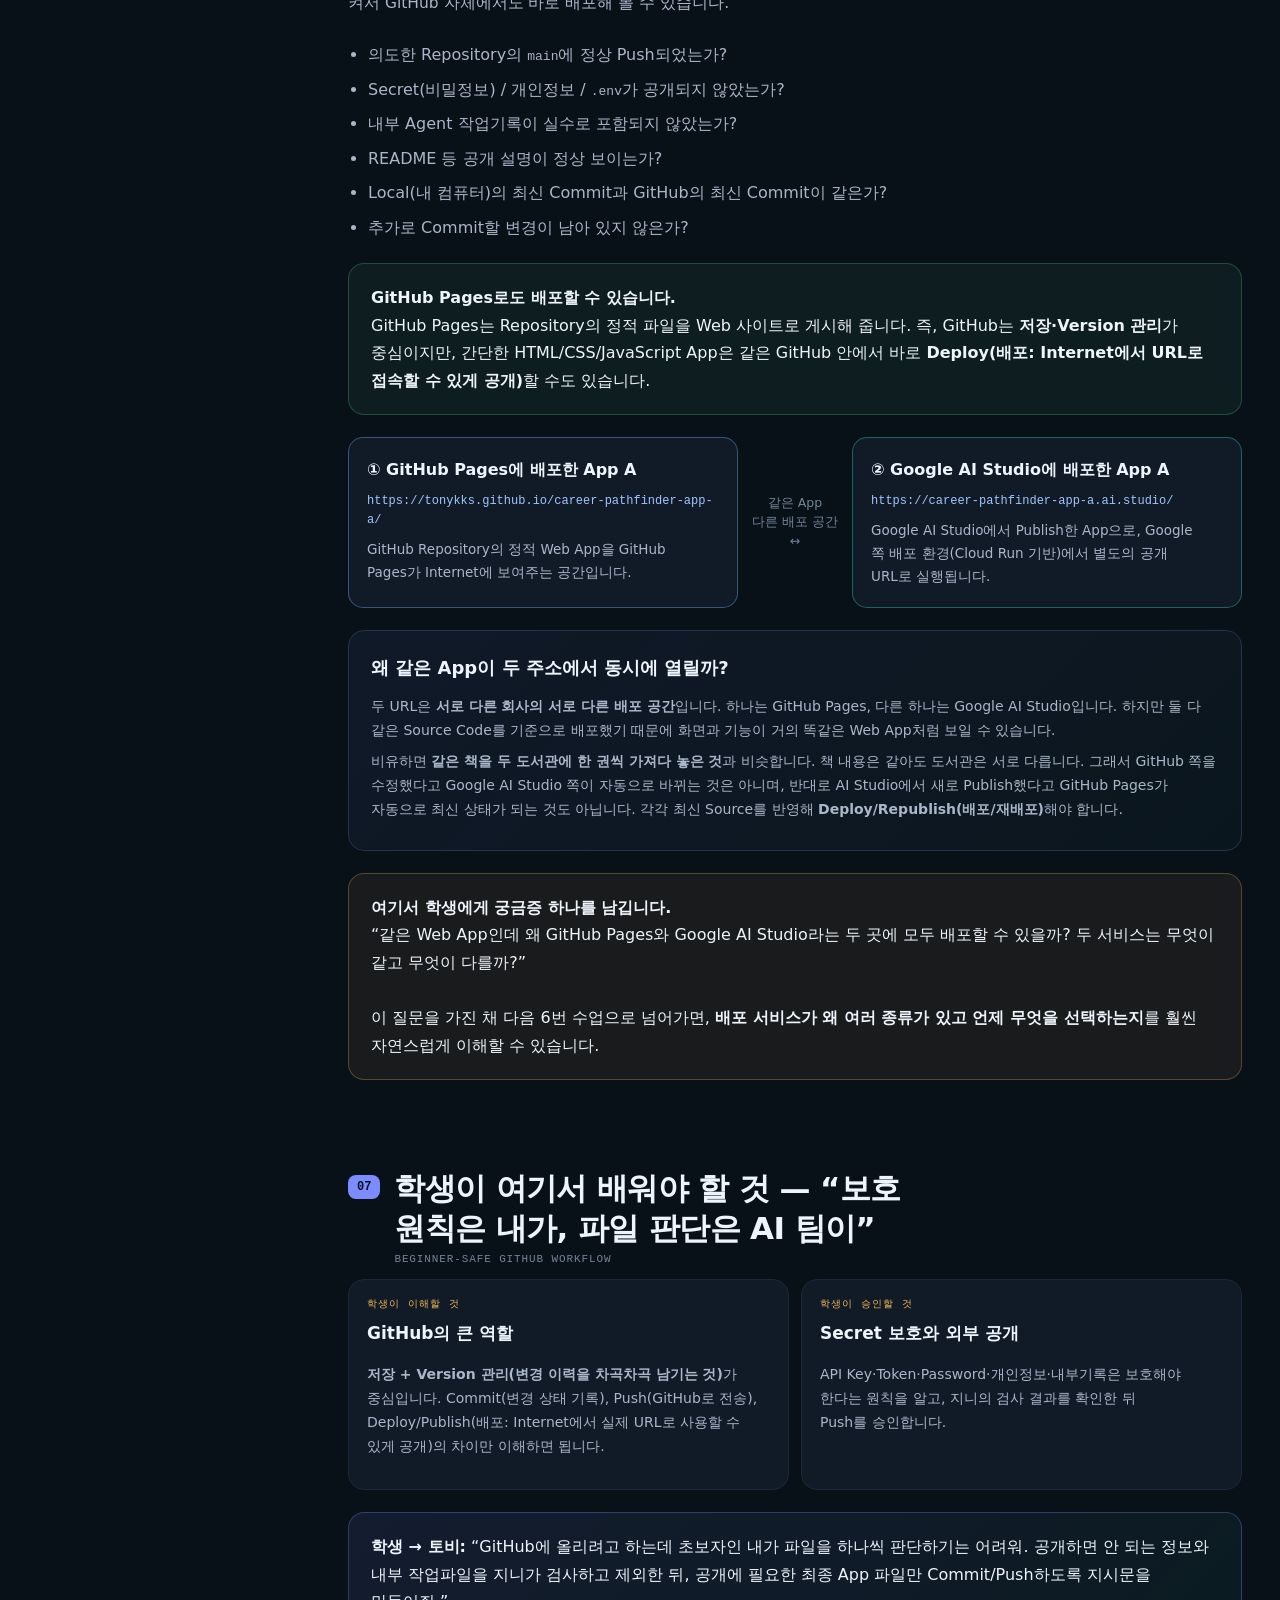
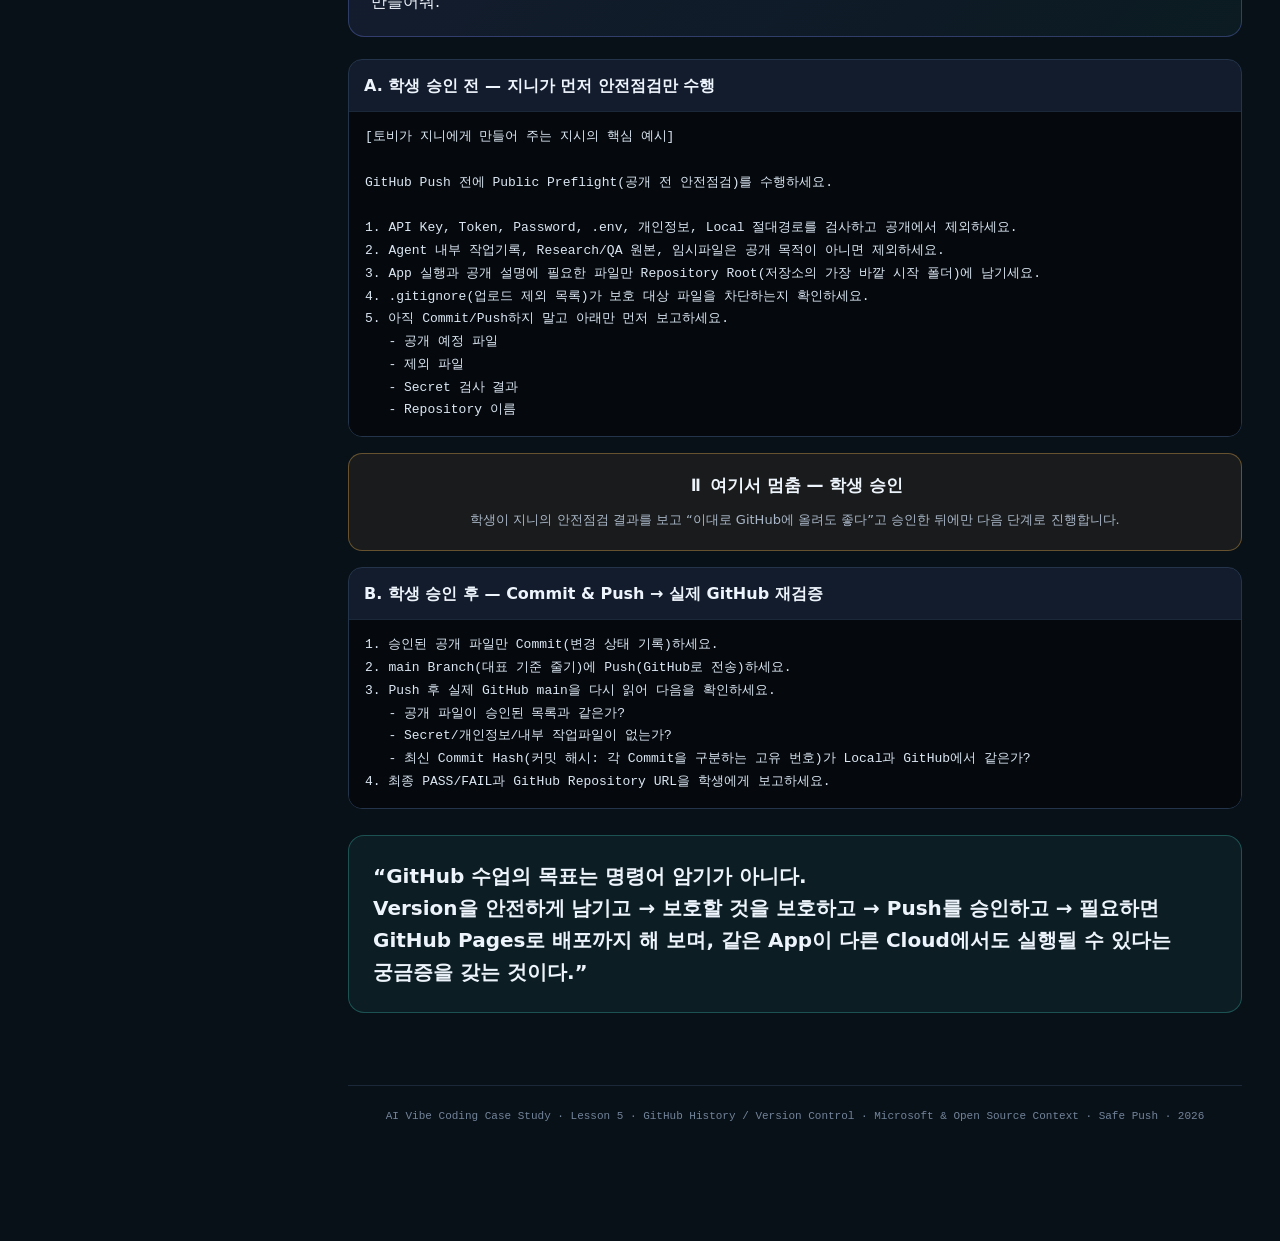
<file: learning/5_Git_GitHub_Push_Lesson-1.html>
<!DOCTYPE html>
<html lang="ko">
<head>
<meta charset="utf-8">
<meta name="viewport" content="width=device-width, initial-scale=1">
<title>Git과 GitHub를 쉽게 이해하기 — 저장·버전관리·Push·배포 개념 | Vibe Coding Lesson 5</title>
<style>
:root{
  --bg:#081018; --panel:#111b28; --panel2:#162235; --line:#24344a; --line2:#1a283a;
  --ink:#eef4fb; --muted:#aab7c8; --dim:#73849a; --accent:#7c8cff; --accent2:#44d0bd;
  --accent3:#f7b955; --ok:#65d58b; --danger:#ff7f7f; --info:#74b6ff; --radius:16px;
  --sans:-apple-system,BlinkMacSystemFont,"Pretendard","Apple SD Gothic Neo","Noto Sans KR","Malgun Gothic",system-ui,sans-serif;
  --mono:ui-monospace,"SFMono-Regular","JetBrains Mono",Menlo,Consolas,monospace;
}
*{box-sizing:border-box}
html{scroll-behavior:smooth}
body{
  margin:0;color:var(--ink);font-family:var(--sans);line-height:1.72;
  background:
    radial-gradient(900px 600px at 85% -10%,rgba(124,140,255,.12),transparent 60%),
    radial-gradient(800px 500px at 0 20%,rgba(68,208,189,.08),transparent 55%),var(--bg);
  word-break:keep-all;
}
a{color:#9fc5ff}
.layout{display:flex;max-width:1640px;margin:0 auto;align-items:flex-start}
.side{
  width:310px;flex:none;position:sticky;top:0;height:100vh;overflow:auto;
  border-right:1px solid var(--line2);background:rgba(8,16,24,.96);padding:28px 18px 90px
}
.brand{font-size:17px;font-weight:850;line-height:1.35;letter-spacing:-.02em}
.brand-sub{font:11px/1.5 var(--mono);color:var(--dim);letter-spacing:.05em;margin:7px 0 22px}
.side nav a{display:block;text-decoration:none;color:var(--muted);font-size:12.8px;padding:7px 10px;border-radius:8px;border-left:2px solid transparent;margin:2px 0}
.side nav a:hover{background:rgba(124,140,255,.10);color:var(--ink)}
.side nav a.active{background:rgba(124,140,255,.14);color:#aeb7ff;border-left-color:var(--accent);font-weight:700}
.side .tiny{margin-top:24px;padding-top:18px;border-top:1px solid var(--line2);font-size:11.5px;color:var(--dim)}
.main{flex:1;min-width:0}
.mobile-nav{display:none;position:sticky;top:0;z-index:20;background:rgba(8,16,24,.92);backdrop-filter:blur(12px);border-bottom:1px solid var(--line2);padding:9px 12px;overflow-x:auto;gap:7px}
.mobile-nav a{flex:0 0 auto;text-decoration:none;font:11.5px var(--mono);color:var(--muted);border:1px solid var(--line);border-radius:999px;padding:6px 10px}
.wrap{max-width:1120px;margin:0 auto;padding:0 38px 120px}
.hero{padding:72px 0 42px;border-bottom:1px solid var(--line2)}
.kicker{font:12px var(--mono);letter-spacing:.18em;text-transform:uppercase;color:var(--accent2);margin:0 0 14px}
h1{font-size:clamp(31px,5vw,49px);line-height:1.18;margin:0 0 16px;letter-spacing:-.035em}
.lede{font-size:17px;color:var(--muted);max-width:100%;margin:0;text-wrap:pretty}
.meta{display:flex;flex-wrap:wrap;gap:9px;margin-top:24px}
.tag{font:11px var(--mono);color:var(--muted);padding:6px 11px;border:1px solid var(--line);border-radius:999px;background:rgba(17,27,40,.7)}
.section{padding-top:66px;scroll-margin-top:24px}
.section-head{display:flex;gap:14px;align-items:flex-start;margin-bottom:12px}
.num{font:700 12px var(--mono);background:var(--accent);color:#0a1020;border-radius:8px;padding:5px 9px;margin-top:7px}
h2{font-size:clamp(23px,3.5vw,31px);line-height:1.3;margin:0;letter-spacing:-.02em}
h3{font-size:17px;margin:0 0 8px}
.sub{font:11px var(--mono);color:var(--dim);letter-spacing:.08em;margin:4px 0 0}
.intro{color:var(--muted);font-size:15.5px;max-width:100%;margin:14px 0 24px;text-wrap:pretty}
.callout{background:linear-gradient(135deg,rgba(124,140,255,.10),rgba(68,208,189,.06));border:1px solid rgba(124,140,255,.30);border-radius:var(--radius);padding:20px 22px;margin:22px 0}
.warn{background:rgba(247,185,85,.07);border-color:rgba(247,185,85,.28)}
.ok{background:rgba(101,213,139,.07);border-color:rgba(101,213,139,.25)}
.statement{font-size:clamp(20px,3vw,27px);line-height:1.55;font-weight:800;letter-spacing:-.02em;margin:0}
.cards{display:grid;grid-template-columns:repeat(2,minmax(0,1fr));gap:12px;margin-top:14px}
.card{background:var(--panel);border:1px solid var(--line2);border-radius:var(--radius);padding:17px 18px}
.card .label{font:10px var(--mono);letter-spacing:.12em;color:var(--accent3);margin-bottom:8px}
.card p,.card li{color:var(--muted);font-size:14px}
.card ul{margin:8px 0 0;padding-left:18px}
.pipeline{display:flex;align-items:stretch;gap:8px;flex-wrap:wrap;margin:20px 0}
.pipe{flex:1 1 135px;background:var(--panel);border:1px solid var(--line2);border-radius:12px;padding:14px;min-height:108px;position:relative}
.pipe b{display:block;color:var(--ink);font-size:14px;margin-bottom:5px}
.pipe span{display:block;color:var(--muted);font-size:12.5px}
.pipe.current{border:1px solid var(--accent2);box-shadow:0 0 0 1px rgba(68,208,189,.15),0 0 28px rgba(68,208,189,.12);background:linear-gradient(180deg,rgba(68,208,189,.10),var(--panel))}
.arrow{align-self:center;color:var(--dim);font:20px var(--mono)}
.cmd{background:#05090e;border:1px solid var(--line);border-radius:12px;padding:14px 16px;margin:10px 0;font:13px/1.65 var(--mono);color:#dce7f3;overflow:auto;white-space:pre-wrap}
.step-list{display:grid;gap:12px;margin:18px 0}
.step{display:grid;grid-template-columns:76px 1fr;border:1px solid var(--line2);border-radius:15px;background:var(--panel);overflow:hidden}
.step .sn{display:flex;align-items:center;justify-content:center;background:rgba(124,140,255,.09);font:800 12px var(--mono);color:#cbd3ff;border-right:1px solid var(--line2);padding:16px 8px}
.step .body{padding:15px 17px}.step .body strong{display:block;margin-bottom:5px}.step .body p{margin:0;color:var(--muted);font-size:13.8px}
.role-grid{display:grid;grid-template-columns:repeat(4,1fr);gap:10px;margin:18px 0}
.role{border:1px solid var(--line2);background:var(--panel);border-radius:14px;padding:15px}
.role .name{font-size:16px;font-weight:850}.role .title{font:10px var(--mono);color:var(--accent2);margin:3px 0 8px}.role p{font-size:12.8px;color:var(--muted);margin:0}
.bridge{display:grid;grid-template-columns:1fr auto 1fr auto 1fr;gap:9px;align-items:center;margin:18px 0}
.bridge .node{border:1px solid var(--line);border-radius:14px;background:var(--panel);padding:16px;text-align:center}
.bridge .node b{display:block;margin-bottom:5px}.bridge .node span{font-size:12px;color:var(--muted)}
.bridge .arr{font-size:21px;color:var(--dim)}
.matrix{width:100%;border-collapse:collapse;margin:18px 0;font-size:13.5px}
.matrix th,.matrix td{padding:12px;border-bottom:1px solid var(--line2);text-align:left;vertical-align:top}
.matrix th{font:11px var(--mono);letter-spacing:.07em;color:var(--dim)}
.matrix td{color:var(--muted)}
.good{color:var(--ok);font-weight:750}.bad{color:var(--danger);font-weight:750}.info{color:var(--info);font-weight:750}
.timeline{position:relative;margin:24px 0;padding-left:26px}
.timeline:before{content:"";position:absolute;left:7px;top:4px;bottom:4px;width:2px;background:var(--line)}
.event{position:relative;border:1px solid var(--line2);background:var(--panel);border-radius:14px;padding:16px 18px;margin:0 0 13px}
.event:before{content:"";position:absolute;left:-24px;top:21px;width:11px;height:11px;border-radius:50%;background:var(--accent);box-shadow:0 0 0 4px var(--bg)}
.event .who{font:700 10px var(--mono);letter-spacing:.1em;color:var(--accent2);margin-bottom:5px}
.event h3{font-size:16px}.event p{font-size:13.5px;color:var(--muted);margin:4px 0}
.event .files{font:11px var(--mono);color:#b9c8d8;margin-top:8px}
.loop{display:grid;grid-template-columns:1fr auto 1fr auto 1fr auto 1fr;gap:8px;align-items:center;margin:18px 0}
.loop .box{border:1px solid var(--line2);background:var(--panel);border-radius:12px;padding:14px;text-align:center}
.loop .box b{display:block;margin-bottom:4px}.loop .box span{font-size:11.8px;color:var(--muted)}
.loop .a{color:var(--dim);font-size:20px}
.final-msg{margin-top:26px;padding:24px;border-radius:16px;border:1px solid rgba(68,208,189,.3);background:rgba(68,208,189,.07)}
.final-msg p{font-size:20px;font-weight:800;margin:0;line-height:1.6}
.check{margin:14px 0 0;padding-left:20px;color:var(--muted)}
.check li{margin:7px 0}
h1,h2,h3,h4,h5,h6{text-wrap:balance}
p,li,th,td,.statement,.final-msg p,.check li,.term p,.protect p{text-wrap:pretty}
.sourcebox{margin-top:24px;border:1px solid var(--line2);border-radius:14px;padding:16px;background:#0d1721}
.sourcebox h3{font-size:14px}.sourcebox li{font-size:12.5px;color:var(--muted);margin:7px 0}
footer{margin-top:72px;padding-top:24px;border-top:1px solid var(--line2);color:var(--dim);font:11px var(--mono);text-align:center}

.term-grid{display:grid;grid-template-columns:repeat(2,minmax(0,1fr));gap:12px;margin:18px 0}
.term{background:var(--panel);border:1px solid var(--line2);border-radius:14px;padding:17px 18px}
.term b{display:block;font-size:16px;margin-bottom:4px}
.term .ko{color:var(--accent2);font-size:13px;font-weight:800;margin-bottom:7px}
.term p{margin:0;color:var(--muted);font-size:13.8px}
.analogy{margin-top:8px;color:#c8d4e3;font-size:12.8px;border-top:1px dashed var(--line);padding-top:8px}
.protect-grid{display:grid;grid-template-columns:repeat(2,minmax(0,1fr));gap:12px;margin:18px 0}
.protect{border:1px solid var(--line2);background:var(--panel);border-radius:14px;padding:16px}
.protect strong{display:block;margin-bottom:6px}
.protect p{margin:0;color:var(--muted);font-size:13.5px}
@media(max-width:720px){.term-grid,.protect-grid{grid-template-columns:1fr}}


.storybox{
  margin:22px 0;
  padding:22px;
  border:1px solid var(--line);
  border-radius:16px;
  background:linear-gradient(135deg,rgba(124,140,255,.07),rgba(68,208,189,.035));
}
.storybox h3{font-size:18px;margin:0 0 10px}
.storybox p{margin:7px 0;color:var(--muted);font-size:14px}
.term-strip{
  display:grid;
  grid-template-columns:repeat(4,minmax(0,1fr));
  gap:10px;
  margin:18px 0;
}
.mini-term{
  background:var(--panel);
  border:1px solid var(--line2);
  border-radius:13px;
  padding:14px;
}
.mini-term b{display:block;font-size:14px;margin-bottom:4px}
.mini-term .kr{font-size:11.5px;color:var(--accent2);font-weight:800;margin-bottom:6px}
.mini-term p{margin:0;color:var(--muted);font-size:12.5px}
.version-loop{
  display:grid;
  grid-template-columns:repeat(6,minmax(0,1fr));
  gap:8px;
  margin:20px 0;
}
.vstep{
  min-height:108px;
  background:var(--panel);
  border:1px solid var(--line2);
  border-radius:13px;
  padding:14px;
  text-align:center;
}
.vstep b{display:block;font-size:13.5px;margin-bottom:5px}
.vstep span{color:var(--muted);font-size:12px}
.version-note{
  margin:12px 0 0;
  color:var(--muted);
  font-size:13px;
}
@media(max-width:900px){
  .term-strip{grid-template-columns:1fr 1fr}
  .version-loop{grid-template-columns:1fr 1fr 1fr}
}
@media(max-width:720px){
  .term-strip,.version-loop{grid-template-columns:1fr}
}


/* Lesson 5: 첫 개념 설명은 넓게 사용해 한쪽에 과도한 여백이 남지 않도록 함 */
#concept .section-head > div{flex:1;min-width:0}
#concept .section-head h2{max-width:none;font-size:clamp(22px,2.7vw,30px)}
#concept .intro{max-width:none;width:100%}
#concept .storybox{width:100%}
#concept .storybox p{max-width:none}
#concept .callout{width:100%}
.jargon-help{
  display:grid;
  grid-template-columns:repeat(3,minmax(0,1fr));
  gap:10px;
  margin:18px 0;
}
.jargon{
  background:#0d1721;
  border:1px solid var(--line2);
  border-radius:12px;
  padding:13px 14px;
}
.jargon b{display:block;font-size:13.5px;margin-bottom:4px}
.jargon p{margin:0;color:var(--muted);font-size:12.5px;line-height:1.6}
@media(max-width:820px){.jargon-help{grid-template-columns:1fr}}


/* Lesson 5: 중요한 설명 박스와 본문이 한쪽에 몰리지 않도록 전체 폭 활용 */
.section > .intro,
.section > .callout,
.section > .final-msg,
.section > .cmd,
.section > .storybox,
.section > .matrix{
  width:100%;
  max-width:none;
}
.section > .callout .statement{
  max-width:none;
  width:100%;
}
.dual-host{
  display:grid;
  grid-template-columns:1fr auto 1fr;
  gap:12px;
  align-items:stretch;
  margin:20px 0;
}
.host-card{
  background:var(--panel);
  border:1px solid var(--line);
  border-radius:15px;
  padding:18px;
}
.host-card b{display:block;font-size:16px;margin-bottom:6px}
.host-card .url{font:12px/1.6 var(--mono);color:#9fc5ff;word-break:break-all;margin:8px 0}
.host-card p{margin:0;color:var(--muted);font-size:13.5px}
.host-card.github{border-color:rgba(116,182,255,.38)}
.host-card.google{border-color:rgba(68,208,189,.38)}
.host-mid{
  align-self:center;
  text-align:center;
  color:var(--dim);
  font-size:12.5px;
  line-height:1.5;
  min-width:90px;
}
.phase{
  margin:16px 0;
  border:1px solid var(--line);
  border-radius:14px;
  overflow:hidden;
}
.phase-title{
  padding:12px 15px;
  background:rgba(124,140,255,.09);
  border-bottom:1px solid var(--line2);
  font-weight:850;
}
.phase-body{
  padding:14px 16px;
  background:#05090e;
  font:13px/1.75 var(--mono);
  color:#dce7f3;
  white-space:pre-wrap;
}
.approval-gate{
  margin:14px 0;
  padding:17px 18px;
  border:1px solid rgba(247,185,85,.35);
  background:rgba(247,185,85,.07);
  border-radius:14px;
  text-align:center;
}
.approval-gate strong{display:block;font-size:17px;margin-bottom:5px}
.approval-gate span{color:var(--muted);font-size:13px}
@media(max-width:820px){
  .dual-host{grid-template-columns:1fr}
  .host-mid{transform:none;min-width:0}
}

@media(max-width:1180px){.side{display:none}.mobile-nav{display:flex}.wrap{padding:0 22px 90px}}
@media(max-width:900px){.role-grid{grid-template-columns:1fr 1fr}.bridge,.loop{grid-template-columns:1fr}.bridge .arr,.loop .a{transform:rotate(90deg);text-align:center}}
@media(max-width:720px){.cards,.role-grid{grid-template-columns:1fr}.hero{padding-top:44px}.wrap{padding-left:15px;padding-right:15px}.arrow{display:none}.step{grid-template-columns:58px 1fr}}
@media(max-width:480px){.pipe{flex:1 1 100%}}
@media print{
 body{background:#fff;color:#111}.side,.mobile-nav{display:none!important}.wrap{max-width:none;padding:0 16mm 18mm}
 .hero{padding-top:10mm}.card,.callout,.pipe,.step,.role,.node,.event,.box,.sourcebox{background:#fff!important;border-color:#bbb!important}
 p,li,.intro,.lede,.card p,.card li,.pipe span,.role p,.matrix td,.event p{color:#333!important}
 h1,h2,h3,.statement,.final-msg p{color:#111!important}.cmd{background:#fff;color:#111;border-color:#bbb}
}
</style>
</head>
<body>
<div class="layout">
<aside class="side">
  <div class="brand">Git & GitHub<br>Lesson 5</div>
  <div class="brand-sub">SAVE → VERSION → REPOSITORY → PUSH → SAFE PUBLICATION</div>
  <nav id="toc">
    <a href="#top">표지 · 이번 단계</a>
    <a href="#concept">00 GitHub 큰 그림</a>
    <a href="#preflight">01 공개 전 보호 점검</a>
    <a href="#publicfiles">02 무엇을 보호할까</a>
    <a href="#gitlocal">03 Git 용어 이해</a>
    <a href="#repo">04 Repository 생성</a>
    <a href="#push">05 Push</a>
    <a href="#postverify">06 저장 후 검증</a>
    <a href="#lesson">07 학생 역할 · 토비→지니</a>
  </nav>
  <div class="tiny">Lesson series · 한 페이지 HTML · 좌측 목차 / 우측 본문 · Responsive</div>
</aside>

<main class="main">
<nav class="mobile-nav"><a href="#concept">Git과 GitHub</a><a href="#preflight">Push 전 Prefl</a><a href="#publicfiles">공개/내부 파일</a><a href="#gitlocal">Local Git(내 컴퓨터의 Git)</a><a href="#repo">Repository 생</a><a href="#push">Push</a><a href="#postverify">Push 후 검증</a></nav>
<div class="wrap">
<header class="hero" id="top">
  <p class="kicker">AI VIBE CODING · SAVE & VERSION CONTROL</p>
  <h1>처음 GitHub에 올리는 순간부터<br>Web App의 Version 관리가 시작된다</h1>
  <p class="lede">
    앞 단계에서 내 컴퓨터에서 App이 정상 동작하는 것을 확인했습니다.
    이제 <strong>처음 완성본을 GitHub에 올리고</strong>, 이후 수정할 때마다
    <strong>Commit(변경 상태 기록) → Push(GitHub로 전송) → 필요하면 Deploy/Publish(배포: Internet에서 실제로 볼 수 있게 반영) → 실제 URL 확인</strong>
    과정을 반복합니다.
    내 컴퓨터에서는 정상이어도 실제 배포 환경에서만 발견되는 문제가 있기 때문에,
    수정본을 다시 올려 Internet에서 확인하는 일이 계속 생깁니다.
    Git의 강점은 이때마다 변경 이력이 남아 <strong>“지금 Version보다 이전 Version이 더 좋았다”면 과거 상태를 찾아 비교하거나 되돌릴 수 있다는 것</strong>입니다.
  </p>
  <div class="meta">
    <span class="tag">처음 · GitHub Repository 생성</span>
    <span class="tag">반복 · Commit → Push → 배포 → Test</span>
    <span class="tag">강점 · Version별 변경 기록</span>
    <span class="tag">GitHub Pages · 직접 배포 가능</span>
    <span class="tag">다음 · Google AI Studio 배포(Publish)</span>
  </div>
</header>


<section class="section" id="concept">
  <div class="section-head"><span class="num">00</span><div><h2>GitHub를 왜 많이 사용할까? — 저장소이자 “개발의 역사”를 남기는 곳</h2><p class="sub">GIT = VERSION HISTORY · GITHUB = ONLINE DEVELOPMENT PLATFORM</p></div></div>

  <p class="intro">
    GitHub를 단순히 “파일을 올려 두는 곳”으로만 생각하면 중요한 장점을 놓치게 됩니다.
    하나의 Web App도 처음 완성한 뒤 Internet에 배포해 보면 고칠 부분이 계속 생깁니다.
    그래서 <strong>수정 → 기록 → GitHub에 올리기 → 배포 → 실제 URL 확인</strong>을 여러 번 반복하게 됩니다.
    이때 Git은 매번 달라진 내용을 <strong>Commit(커밋: 그 시점의 변경 상태를 기록하는 것)</strong>으로 남기고,
    GitHub는 그 기록을 <strong>Repository(리포지토리: 프로젝트 파일과 변경 이력을 함께 보관하는 온라인 저장소)</strong>에 차곡차곡 쌓아 둡니다.
    덕분에 “이번 수정이 전보다 별로네”라고 느끼면 이전 기록을 찾아 비교하거나 되돌아갈 수 있습니다.
  </p>

  <div class="version-loop">
    <div class="vstep"><b>① 최초 완성</b><span>내 PC에서 Test</span></div>
    <div class="vstep"><b>② Commit</b><span>현재 상태 기록</span></div>
    <div class="vstep"><b>③ Push</b><span>GitHub에 전송</span></div>
    <div class="vstep"><b>④ Deploy / Publish</b><span>Internet에 배포</span></div>
    <div class="vstep"><b>⑤ 실제 URL Test</b><span>배포 환경에서 확인</span></div>
    <div class="vstep"><b>⑥ 수정 후 반복</b><span>새 Commit으로 역사 추가</span></div>
  </div>

  <div class="callout">
    <strong>Version 번호를 꼭 매번 직접 붙여야 할까?</strong><br>
    꼭 그렇지는 않습니다. Git에서는 <strong>각 Commit 자체가 하나의 Version 기록</strong>입니다.
    중요한 완성 시점에만 <code>v1.0</code>, <code>v1.1</code>처럼
    <strong>Tag/Release(태그/릴리스: 사람이 알아보기 쉬운 Version 이름표)</strong>를 붙일 수 있습니다.
    즉, Git의 핵심은 파일 이름을 계속 <code>최종1, 최종2, 진짜최종3</code>으로 만드는 것이 아니라
    <strong>하나의 프로젝트 안에 변경 역사를 체계적으로 남기는 것</strong>입니다.
  </div>

  <div class="storybox">
    <h3>GitHub와 Microsoft는 어떤 관계이고, Google·Microsoft·AWS는 왜 비슷한 서비스를 만들까?</h3>
    <p>
      GitHub는 2008년에 시작된 개발 협업 플랫폼이고, <strong>Microsoft가 2018년에 GitHub를 인수</strong>했습니다.
      그렇다고 GitHub가 Microsoft 제품만 올리는 곳이 된 것은 아닙니다.
      지금도 여러 회사의 기술과 다양한 언어로 만든 프로젝트를 저장하고 협업하는 <strong>개방형 개발 플랫폼</strong>으로 쓰입니다.
    </p>
    <p>
      여기서 더 큰 그림을 보면 이해가 쉽습니다.
      <strong>Google, Microsoft, Amazon(AWS)</strong> 같은 회사들은 모두
      “우리가 만든 Web App을 Internet에서 실제로 실행하고 보여주려면 무엇이 필요할까?”라는 같은 문제를 해결하기 위해
      각자 비슷한 Cloud 서비스를 제공합니다.
      예를 들어 Google Cloud에는 Cloud Run·Firebase Hosting,
      Microsoft Azure에는 App Service·Static Web Apps,
      AWS에는 여러 Application Hosting(앱 호스팅: Web App을 Internet에서 실행해 주는 서비스) 방법이 있습니다.
    </p>
    <p>
      회사와 제품 이름은 달라도 <strong>저장 → Build(빌드: 실행 가능한 형태로 준비) → Deploy/Publish(배포: Internet에서 접속할 수 있게 공개) → 운영</strong>
      이라는 기본 목적은 비슷합니다.
      그래서 우리는 Google AI Studio만 “정답”으로 외우는 것이 아니라,
      <strong>Web App을 세상에 보여주려면 이런 종류의 배포 서비스가 필요하고, 회사마다 비슷한 서비스를 경쟁적으로 제공한다</strong>는 큰 구조를 이해하면 됩니다.
      이번 수업에서는 그중 Google AI Studio를 경험해 보는 것입니다.
    </p>
  </div>

  <div class="storybox">
    <h3>GitHub에 쌓인 공개 Code는 오늘의 AI Coding과 어떤 관계가 있을까?</h3>
    <p>
      GitHub에는 <strong>Public Repository(공개 저장소: 누구나 내용을 볼 수 있는 프로젝트 공간)</strong>가 아주 많이 있습니다.
      개발자들은 이곳에서 다른 사람이 만든 Code를 구경하고, 좋은 방법을 배우고, 함께 문제를 고쳐 왔습니다.
      마치 전 세계 사람들이 수십 년 동안 <strong>“내가 푼 문제와 풀이 방법”을 거대한 온라인 도서관에 쌓아 온 것</strong>과 비슷합니다.
    </p>
    <p>
      그중에는 <strong>Open Source Code(오픈소스 코드: 정해진 사용 조건에 따라 다른 사람이 보고·수정·재사용할 수 있도록 공개한 코드)</strong>도 많습니다.
      이런 공개 Code와 설명 자료들은 사람에게도 좋은 교과서가 되었고,
      Code를 이해하고 만들어 주는 AI가 발전하는 데에도 중요한 학습 자료 중 하나가 되었습니다.
      GitHub도 <strong>Copilot(코파일럿: GitHub의 AI 코딩 도우미)</strong>에 사용되는 기반 모델이 공개적으로 이용 가능한 Text와 Code를 학습에 활용했다고 설명합니다.
    </p>
    <p>
      그래서 오늘 우리가 “이런 기능을 만들어 줘”라고 말하면 AI가 Code를 만들어 주는 세상은
      어느 날 갑자기 생긴 것이 아닙니다.
      <strong>수많은 개발자가 Code를 공유해 온 문화 + Open Source(오픈소스: 함께 보고 발전시킬 수 있도록 공개하는 개발 문화) + 강력한 AI 모델 + Cloud 서비스 + 편리한 개발도구</strong>가
      오랫동안 함께 발전하면서 지금의 Vibe Coding으로 이어졌다고 이해하면 충분합니다.
    </p>
  </div>

  <div class="term-grid">
    <div class="term"><b>Git</b><div class="ko">깃 · 버전관리 도구</div><p>파일이 언제 어떻게 바뀌었는지 기록해 이전 상태와 비교하거나 돌아갈 수 있게 합니다.</p><div class="analogy">📖 비유: App의 수정 역사를 자동으로 남기는 작업일지</div></div>
    <div class="term"><b>GitHub</b><div class="ko">깃허브 · 온라인 개발 저장소/협업 플랫폼</div><p>Git의 Version 기록을 Internet에 보관하고 공유·협업할 수 있게 합니다.</p><div class="analogy">☁️ 비유: 프로젝트와 작업일지를 함께 보관하는 온라인 개발 창고</div></div>
    <div class="term"><b>Repository</b><div class="ko">리포지토리 · 프로젝트 저장소</div><p>한 프로젝트의 파일과 변경 기록을 함께 보관하는 공간입니다.</p><div class="analogy">📁 비유: Web App 하나를 위한 전용 서랍</div></div>
    <div class="term"><b>Commit</b><div class="ko">커밋 · 변경 상태 기록</div><p>현재 파일 상태를 하나의 기록 시점으로 남깁니다.</p><div class="analogy">📸 비유: “여기까지 정상”이라는 사진을 찍는 것</div></div>
    <div class="term"><b>Push</b><div class="ko">푸시 · GitHub로 전송</div><p>내 PC에 기록된 Commit을 원격 GitHub Repository로 보냅니다.</p><div class="analogy">📤 비유: 내 작업일지를 온라인 창고에 업로드</div></div>
    <div class="term"><b>Tag / Release</b><div class="ko">태그 / 릴리스 · 중요한 Version 이름표</div><p>예: <code>v1.0</code>, <code>v1.1</code>. 모든 Commit에 붙이는 것은 아니며 중요한 배포 시점을 표시할 때 사용합니다.</p><div class="analogy">🏷️ 비유: 수많은 작업 사진 중 “첫 공식판”에 라벨 붙이기</div></div>
  </div>

  <div class="term-strip">
    <div class="mini-term">
      <b>Push</b><div class="kr">푸시 · GitHub 저장소로 보내기</div>
      <p>내 컴퓨터의 Code와 Commit(변경 기록)을 GitHub로 보내는 것. <strong>아직 Internet에 Web App을 공개하는 배포는 아닙니다.</strong></p>
    </div>
    <div class="mini-term">
      <b>Deploy</b><div class="kr">디플로이 · 배포(Internet에서 실행되게 반영)</div>
      <p>Code를 실제 실행 환경에 반영하여 Web에서 동작하게 하는 과정.</p>
    </div>
    <div class="mini-term">
      <b>Publish</b><div class="kr">퍼블리시 · 게시/공개(사용자가 접속할 수 있게 공개)</div>
      <p>서비스에서 배포·공개 버튼 이름으로 자주 사용. Google AI Studio에서는 <strong>Publish</strong>라고 부름.</p>
    </div>
    <div class="mini-term">
      <b>Republish</b><div class="kr">리퍼블리시 · 재배포</div>
      <p>수정한 새 Version을 다시 공개 환경에 반영하는 것.</p>
    </div>
  </div>

  <div class="callout warn">
    <strong>처음 보는 영어가 나와도 겁낼 필요가 없습니다.</strong><br>
    이 수업에서는 <strong>Push = GitHub에 저장</strong>,
    <strong>Deploy/Publish = Internet에서 볼 수 있게 배포</strong>,
    <strong>Republish = 수정본을 다시 배포</strong> 정도만 구분하면 충분합니다.
  </div>

  <div class="callout ok">
    <strong>다음 단계 연결:</strong>
    GitHub에 최종 Source와 Version 기록을 저장한 뒤,
    다음 수업에서는 Google AI Studio로 가져가 <strong>Publish(배포: Internet에서 실제로 접속할 수 있게 공개)</strong>하는 과정을 진행합니다.
  </div>
</section>

<section class="section" id="preflight">
  <div class="section-head"><span class="num">01</span><div><h2>GitHub에 올리기 전에 먼저 보호해야 할 것을 확인한다</h2><p class="sub">PUBLICATION PREFLIGHT · PROTECT BEFORE PUSH</p></div></div>
  <p class="intro">
    초보 학생이 “어떤 파일은 올리고 어떤 파일은 빼야 하지?”를 모두 판단하기는 어렵습니다.
    그래서 학생이 파일을 하나씩 고르는 것이 아니라,
    <strong>보호해야 할 정보의 종류만 이해하고 → 토비가 안전 점검 Prompt(프롬프트: AI에게 주는 작업 지시문)를 만들고 → 지니가 실제 검사를 수행</strong>하도록 합니다.
  </p>

  <div class="jargon-help">
    <div class="jargon"><b>Public Preflight</b><p>공개 전 안전점검. GitHub에 올리기 전에 비밀정보나 불필요한 파일이 섞이지 않았는지 확인하는 단계</p></div>
    <div class="jargon"><b>Secret</b><p>비밀정보. API Key(서비스 이용 열쇠), Token(접근 권한표), Password(비밀번호)처럼 공개되면 안 되는 정보</p></div>
    <div class="jargon"><b>.gitignore</b><p>Git에게 “이 파일은 기록하거나 올리지 마”라고 알려주는 제외 목록 파일</p></div>
  </div>
  <div class="step-list">
    <div class="step"><div class="sn">1</div><div class="body"><strong>학생 · 공개 승인 전 멈춤</strong><p>“GitHub에 올릴 준비를 해줘. 아직 Push하지 마.”라고 요청합니다.</p></div></div>
    <div class="step"><div class="sn">2</div><div class="body"><strong>토비 · Public Preflight Prompt 작성</strong><p>Secret·개인정보·내부 작업기록을 제외하고 공개에 필요한 파일만 남기도록 지니에게 줄 지시문을 만듭니다.</p></div></div>
    <div class="step"><div class="sn">3</div><div class="body"><strong>지니 · 실제 파일 검사</strong><p><code>.gitignore</code>, Secret Scan(비밀정보 검사), 공개 파일 목록, Repository Root(저장소의 가장 바깥 시작 폴더)를 확인하고 결과를 보고합니다.</p></div></div>
    <div class="step"><div class="sn">4</div><div class="body"><strong>학생 · 결과만 확인</strong><p>“보호 정보 없음 / 공개 예정 파일 / 제외 파일” 보고를 보고 이상이 없으면 Push를 승인합니다.</p></div></div>
    <div class="step"><div class="sn">5</div><div class="body"><strong>지니 · Commit & Push</strong><p>승인된 범위만 GitHub Repository에 올리고 실제 원격 저장소를 다시 검증합니다.</p></div></div>
  </div>
</section>

<section class="section" id="publicfiles">
  <div class="section-head"><span class="num">02</span><div><h2>학생이 꼭 알아야 하는 것은 “파일명”보다 “보호 대상”이다</h2><p class="sub">WHAT MUST NEVER BE EXPOSED?</p></div></div>
  <div class="protect-grid">
    <div class="protect"><strong>🔑 API Key / Token / Password</strong><p>외부 서비스에 로그인하거나 비용이 발생하는 권한 정보입니다. 공개 Repository에 들어가면 안 됩니다.</p></div>
    <div class="protect"><strong>🧾 .env / 환경설정 Secret</strong><p>API Key나 비밀번호를 담는 경우가 많아 기본적으로 공개 여부를 반드시 검사해야 합니다.</p></div>
    <div class="protect"><strong>👤 개인정보</strong><p>실명, 이메일, 전화번호, 계정정보처럼 개인을 식별할 수 있는 정보는 공개하지 않습니다.</p></div>
    <div class="protect"><strong>🖥️ Local 절대경로</strong><p><code>C:\Users\...</code>처럼 내 컴퓨터 구조와 사용자 이름이 드러나는 정보는 제거하거나 일반화합니다.</p></div>
    <div class="protect"><strong>🤖 내부 Agent 협업 기록</strong><p>BRIEF, STATE, Research 원본, QA 로그, Prompt 등은 공개 목적이 아니라면 Local에 보관합니다.</p></div>
    <div class="protect"><strong>📦 불필요한 작업파일</strong><p>임시파일, 실험용 Script, 대용량 산출물 등 App 실행에 필요하지 않은 파일은 공개 범위에서 제외할 수 있습니다.</p></div>
  </div>
  <div class="callout warn">
    <strong>학생에게 요구하지 않을 것:</strong>
    “index.html은 올리고 BRIEF.md는 빼고…”를 처음부터 외우게 하지 않습니다.
    학생은 <strong>“비밀·개인정보·내부기록은 보호해야 한다”</strong>는 원칙만 이해하고,
    실제 파일 분류는 토비의 지시를 받은 지니가 점검하도록 합니다.
  </div>
</section>

<section class="section" id="gitlocal">
  <div class="section-head"><span class="num">03</span><div><h2>명령어는 외우지 말고 “무슨 뜻인지”만 이해한다</h2><p class="sub">LOCAL GIT · INIT → ADD → COMMIT</p></div></div>
  <div class="cmd">git init
git branch -M main
git status
git add .
git commit -m "feat: initial release"</div>
  <table class="matrix">
    <thead><tr><th>명령</th><th>쉬운 뜻</th></tr></thead>
    <tbody>
      <tr><td><code>git init</code></td><td>“이 폴더부터 Git으로 Version을 기록할게.”</td></tr>
      <tr><td><code>git status</code></td><td>“지금 무엇이 바뀌었는지 보여줘.”</td></tr>
      <tr><td><code>git add .</code></td><td>“이번 Version에 포함할 변경을 준비해.”</td></tr>
      <tr><td><code>git commit</code></td><td>“현재 상태에 이름표를 붙여 Version으로 기록해.”</td></tr>
      <tr><td><code>main</code></td><td>“현재 프로젝트의 공식 기준이 되는 대표 Branch.”</td></tr>
    </tbody>
  </table>
  <div class="callout"><strong>학생의 목표:</strong> 명령어를 암기하는 것이 아니라 <strong>“지니가 Version을 만들고 상태를 확인한 뒤 GitHub로 보낸다”</strong>는 흐름을 이해하면 충분합니다.</div>
</section>

<section class="section" id="repo">
  <div class="section-head"><span class="num">04</span><div><h2>지니가 GitHub Repository도 직접 만들 수 있다</h2><p class="sub">GH CLI · AGENT-OPERATED REPOSITORY CREATION</p></div></div>
  <p class="intro">GitHub CLI(<code>gh</code>, GitHub를 Terminal에서 명령으로 다루는 도구)가 설치·로그인되어 있다면 학생이 GitHub 화면에서 Repository를 직접 만들지 않아도 지니가 <strong>Antigravity IDE Terminal(명령어를 입력하는 창)</strong>에서 생성할 수 있습니다. 학생은 “새 프로젝트 저장소를 만들어 줘”라고 지시하면 됩니다.</p>
  <div class="pipeline">
    <div class="pipe"><b>gh --version</b><span>GitHub CLI 설치 확인</span></div><div class="arrow">→</div>
    <div class="pipe"><b>gh auth status</b><span>GitHub 로그인 확인</span></div><div class="arrow">→</div>
    <div class="pipe"><b>Repository 생성</b><span>career-pathfinder-app-a</span></div><div class="arrow">→</div>
    <div class="pipe"><b>origin 연결</b><span>origin(원격 GitHub 저장소의 별칭)으로 내 PC와 GitHub 연결</span></div>
  </div>
</section>

<section class="section" id="push">
  <div class="section-head"><span class="num">05</span><div><h2>사람이 승인하면 처음으로 Push한다</h2><p class="sub">HUMAN APPROVAL → PUSH</p></div></div>
  <div class="cmd">git remote -v
git push -u origin main</div>
  <div class="callout"><p class="statement">“지니가 준비와 검사를 마치더라도,<br><strong>GitHub로 실제 전송(Push)하는 마지막 승인은 학생이 한다.</strong>”</p></div>
  <p class="intro">Push가 끝나면 지니가 원격 Repository(Internet의 GitHub 저장소)의 <code>main</code>을 다시 읽어 실제로 공개된 파일과 Secret 유출 여부를 확인합니다. 학생은 이 최종 보고를 보고 “GitHub 저장 완료”를 판단합니다.</p>
</section>

<section class="section" id="postverify">
  <div class="section-head"><span class="num">06</span><div><h2>Push 후에는 저장 상태를 확인하고, 원하면 GitHub에서도 바로 배포해 본다</h2><p class="sub">POST-PUSH VERIFY → OPTIONAL GITHUB PAGES</p></div></div>

  <p class="intro">
    Push가 끝났다면 먼저 “온라인 저장소에 제대로 들어갔는가?”를 확인합니다.
    그다음 정적 Web App이라면 <strong>GitHub Pages(깃허브 페이지스: GitHub 저장소의 HTML/CSS/JS를 실제 Web URL로 보여주는 무료 정적 사이트 배포 기능)</strong>를 켜서
    GitHub 자체에서도 바로 배포해 볼 수 있습니다.
  </p>

  <ul class="check">
    <li>의도한 Repository의 <code>main</code>에 정상 Push되었는가?</li>
    <li>Secret(비밀정보) / 개인정보 / <code>.env</code>가 공개되지 않았는가?</li>
    <li>내부 Agent 작업기록이 실수로 포함되지 않았는가?</li>
    <li>README 등 공개 설명이 정상 보이는가?</li>
    <li>Local(내 컴퓨터)의 최신 Commit과 GitHub의 최신 Commit이 같은가?</li>
    <li>추가로 Commit할 변경이 남아 있지 않은가?</li>
  </ul>

  <div class="callout ok">
    <strong>GitHub Pages로도 배포할 수 있습니다.</strong><br>
    GitHub Pages는 Repository의 정적 파일을 Web 사이트로 게시해 줍니다.
    즉, GitHub는 <strong>저장·Version 관리</strong>가 중심이지만,
    간단한 HTML/CSS/JavaScript App은 같은 GitHub 안에서 바로 <strong>Deploy(배포: Internet에서 URL로 접속할 수 있게 공개)</strong>할 수도 있습니다.
  </div>

  <div class="dual-host">
    <div class="host-card github">
      <b>① GitHub Pages에 배포한 App A</b>
      <div class="url">https://tonykks.github.io/career-pathfinder-app-a/</div>
      <p>GitHub Repository의 정적 Web App을 GitHub Pages가 Internet에 보여주는 공간입니다.</p>
    </div>

    <div class="host-mid">같은 App<br>다른 배포 공간<br>↔</div>

    <div class="host-card google">
      <b>② Google AI Studio에 배포한 App A</b>
      <div class="url">https://career-pathfinder-app-a.ai.studio/</div>
      <p>Google AI Studio에서 Publish한 App으로, Google 쪽 배포 환경(Cloud Run 기반)에서 별도의 공개 URL로 실행됩니다.</p>
    </div>
  </div>

  <div class="storybox">
    <h3>왜 같은 App이 두 주소에서 동시에 열릴까?</h3>
    <p>
      두 URL은 <strong>서로 다른 회사의 서로 다른 배포 공간</strong>입니다.
      하나는 GitHub Pages, 다른 하나는 Google AI Studio입니다.
      하지만 둘 다 같은 Source Code를 기준으로 배포했기 때문에
      화면과 기능이 거의 똑같은 Web App처럼 보일 수 있습니다.
    </p>
    <p>
      비유하면 <strong>같은 책을 두 도서관에 한 권씩 가져다 놓은 것</strong>과 비슷합니다.
      책 내용은 같아도 도서관은 서로 다릅니다.
      그래서 GitHub 쪽을 수정했다고 Google AI Studio 쪽이 자동으로 바뀌는 것은 아니며,
      반대로 AI Studio에서 새로 Publish했다고 GitHub Pages가 자동으로 최신 상태가 되는 것도 아닙니다.
      각각 최신 Source를 반영해 <strong>Deploy/Republish(배포/재배포)</strong>해야 합니다.
    </p>
  </div>

  <div class="callout warn">
    <strong>여기서 학생에게 궁금증 하나를 남깁니다.</strong><br>
    “같은 Web App인데 왜 GitHub Pages와 Google AI Studio라는 두 곳에 모두 배포할 수 있을까?
    두 서비스는 무엇이 같고 무엇이 다를까?”
    <br><br>
    이 질문을 가진 채 다음 6번 수업으로 넘어가면,
    <strong>배포 서비스가 왜 여러 종류가 있고 언제 무엇을 선택하는지</strong>를 훨씬 자연스럽게 이해할 수 있습니다.
  </div>
</section>

<section class="section" id="lesson">
  <div class="section-head"><span class="num">07</span><div><h2>학생이 여기서 배워야 할 것 — “보호 원칙은 내가, 파일 판단은 AI 팀이”</h2><p class="sub">BEGINNER-SAFE GITHUB WORKFLOW</p></div></div>
  <div class="cards">
    <div class="card"><div class="label">학생이 이해할 것</div><h3>GitHub의 큰 역할</h3><p><strong>저장 + Version 관리(변경 이력을 차곡차곡 남기는 것)</strong>가 중심입니다. Commit(변경 상태 기록), Push(GitHub로 전송), Deploy/Publish(배포: Internet에서 실제 URL로 사용할 수 있게 공개)의 차이만 이해하면 됩니다.</p></div>
    <div class="card"><div class="label">학생이 승인할 것</div><h3>Secret 보호와 외부 공개</h3><p>API Key·Token·Password·개인정보·내부기록은 보호해야 한다는 원칙을 알고, 지니의 검사 결과를 확인한 뒤 Push를 승인합니다.</p></div>
  </div>

  <div class="callout">
    <strong>학생 → 토비:</strong> “GitHub에 올리려고 하는데 초보자인 내가 파일을 하나씩 판단하기는 어려워.
    공개하면 안 되는 정보와 내부 작업파일을 지니가 검사하고 제외한 뒤, 공개에 필요한 최종 App 파일만 Commit/Push하도록 지시문을 만들어줘.”
  </div>

  <div class="phase">
    <div class="phase-title">A. 학생 승인 전 — 지니가 먼저 안전점검만 수행</div>
    <div class="phase-body">[토비가 지니에게 만들어 주는 지시의 핵심 예시]

GitHub Push 전에 Public Preflight(공개 전 안전점검)를 수행하세요.

1. API Key, Token, Password, .env, 개인정보, Local 절대경로를 검사하고 공개에서 제외하세요.
2. Agent 내부 작업기록, Research/QA 원본, 임시파일은 공개 목적이 아니면 제외하세요.
3. App 실행과 공개 설명에 필요한 파일만 Repository Root(저장소의 가장 바깥 시작 폴더)에 남기세요.
4. .gitignore(업로드 제외 목록)가 보호 대상 파일을 차단하는지 확인하세요.
5. 아직 Commit/Push하지 말고 아래만 먼저 보고하세요.
   - 공개 예정 파일
   - 제외 파일
   - Secret 검사 결과
   - Repository 이름</div>
  </div>

  <div class="approval-gate">
    <strong>⏸ 여기서 멈춤 — 학생 승인</strong>
    <span>학생이 지니의 안전점검 결과를 보고 “이대로 GitHub에 올려도 좋다”고 승인한 뒤에만 다음 단계로 진행합니다.</span>
  </div>

  <div class="phase">
    <div class="phase-title">B. 학생 승인 후 — Commit & Push → 실제 GitHub 재검증</div>
    <div class="phase-body">1. 승인된 공개 파일만 Commit(변경 상태 기록)하세요.
2. main Branch(대표 기준 줄기)에 Push(GitHub로 전송)하세요.
3. Push 후 실제 GitHub main을 다시 읽어 다음을 확인하세요.
   - 공개 파일이 승인된 목록과 같은가?
   - Secret/개인정보/내부 작업파일이 없는가?
   - 최신 Commit Hash(커밋 해시: 각 Commit을 구분하는 고유 번호)가 Local과 GitHub에서 같은가?
4. 최종 PASS/FAIL과 GitHub Repository URL을 학생에게 보고하세요.</div>
  </div>

  <div class="final-msg"><p>“GitHub 수업의 목표는 명령어 암기가 아니다.<br><strong>Version을 안전하게 남기고 → 보호할 것을 보호하고 → Push를 승인하고 → 필요하면 GitHub Pages로 배포까지 해 보며, 같은 App이 다른 Cloud에서도 실행될 수 있다는 궁금증을 갖는 것</strong>이다.”</p></div>
</section>


<footer>AI Vibe Coding Case Study · Lesson 5 · GitHub History / Version Control · Microsoft & Open Source Context · Safe Push · 2026</footer>
</div>
</main>
</div>

<script>
(function(){
  const links=[...document.querySelectorAll('#toc a')];
  const targets=links.map(a=>document.querySelector(a.getAttribute('href'))).filter(Boolean);
  const update=()=>{
    let current=targets[0];
    for(const el of targets){if(el.getBoundingClientRect().top<=120) current=el;}
    links.forEach(a=>a.classList.toggle('active',a.getAttribute('href')==='#'+current.id));
  };
  document.addEventListener('scroll',update,{passive:true});update();
})();
</script>
</body>
</html>
</file>
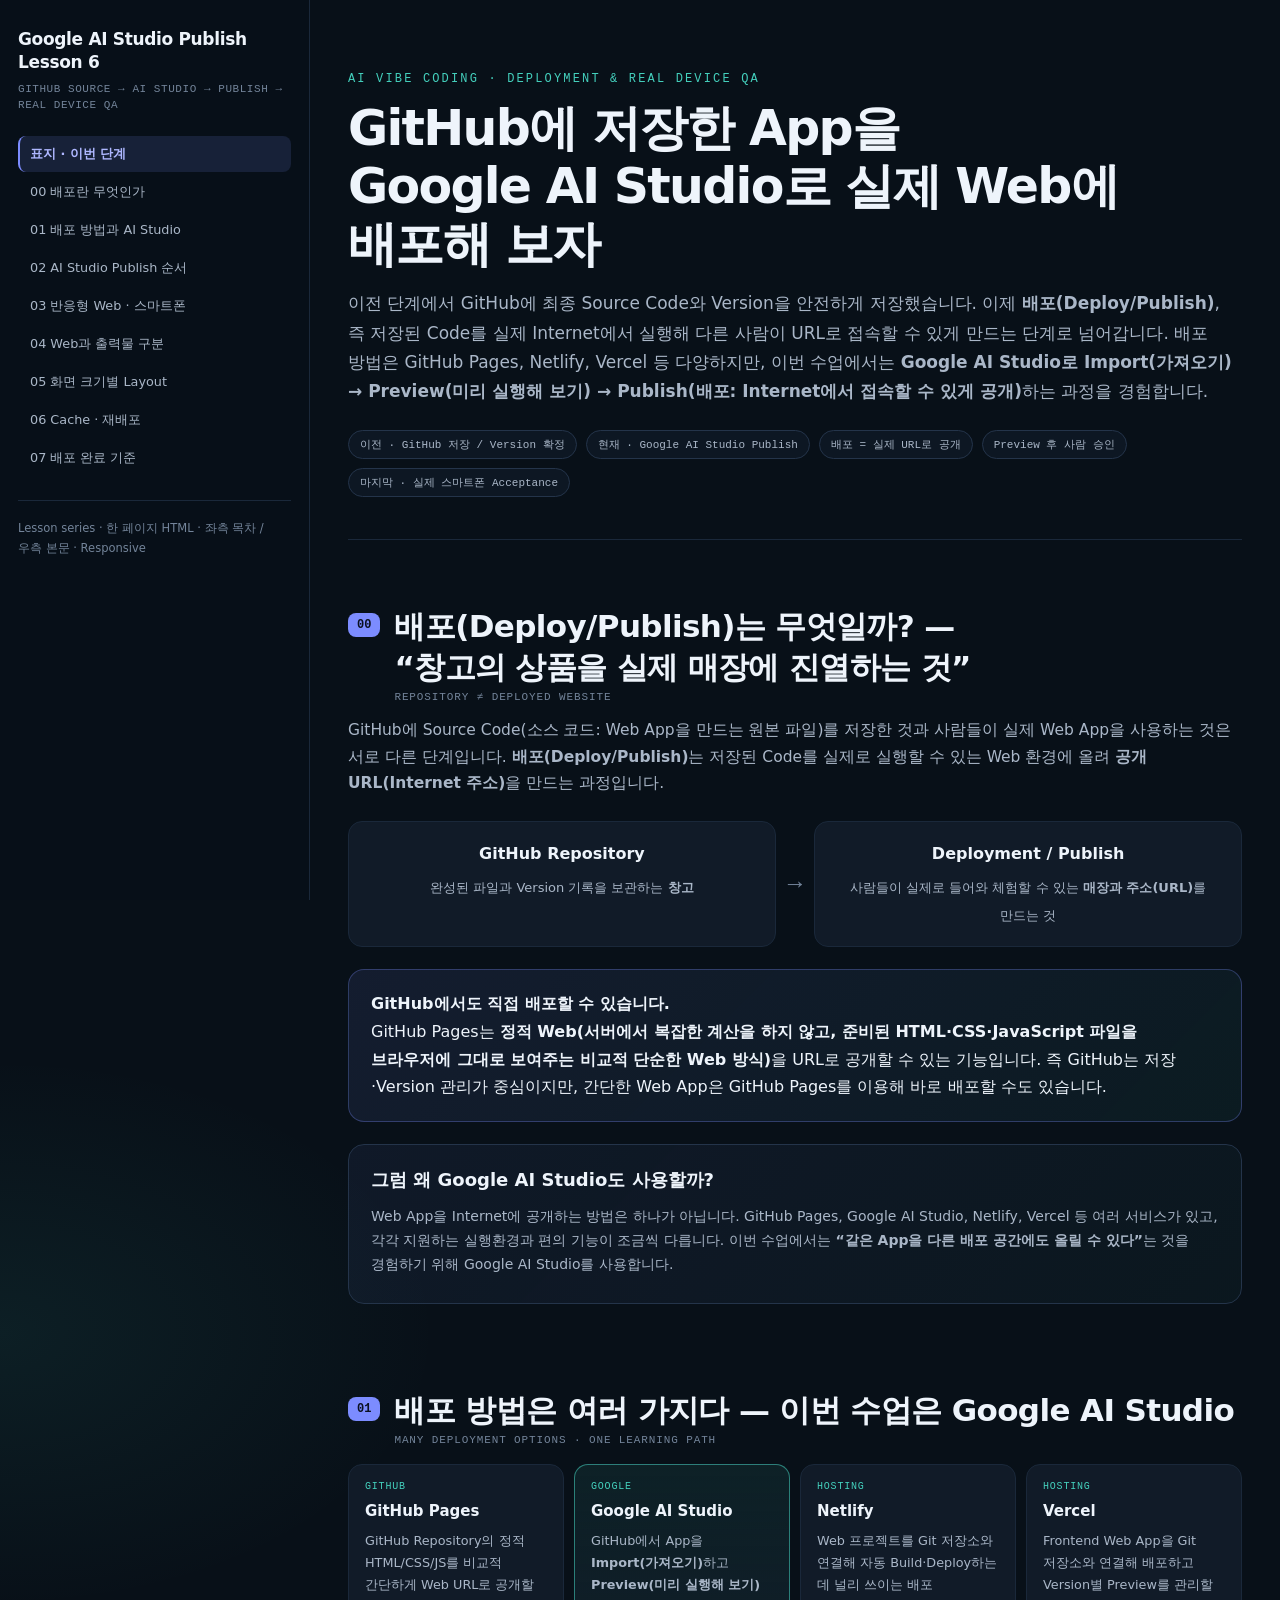
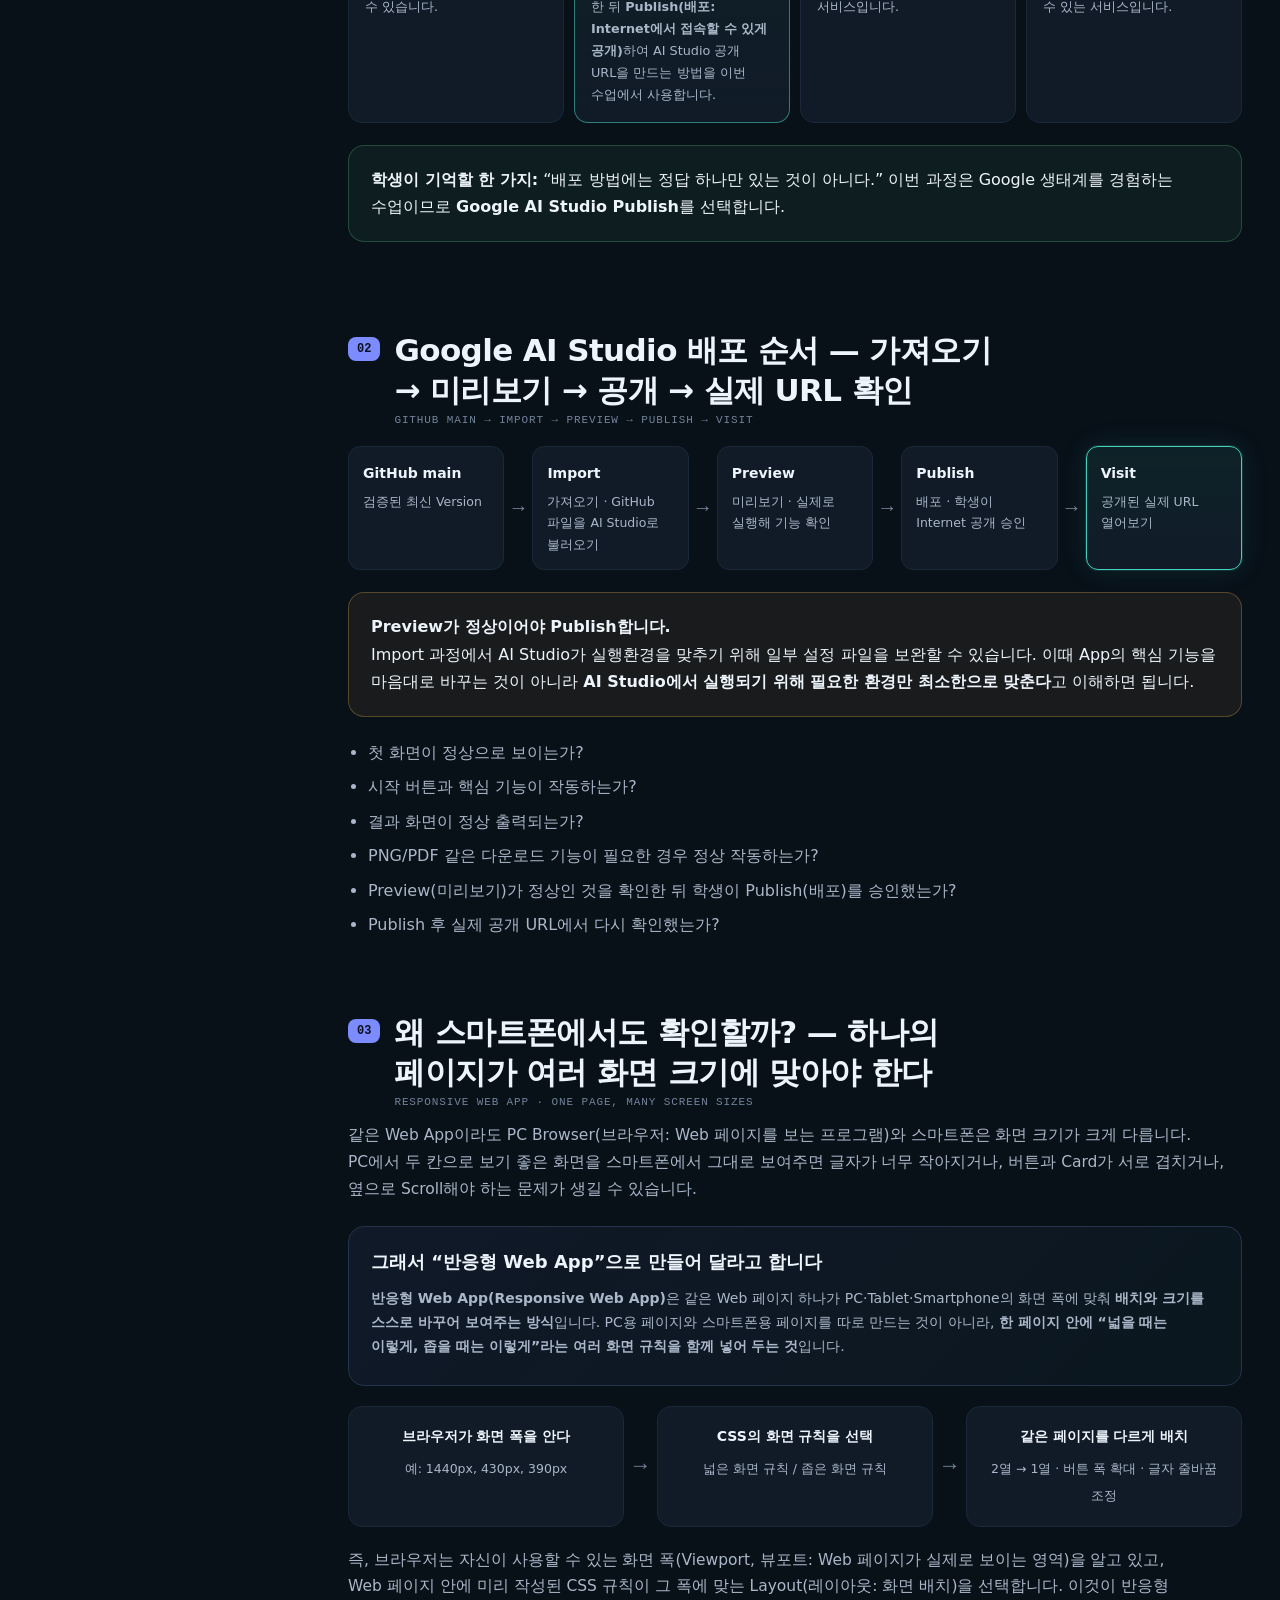
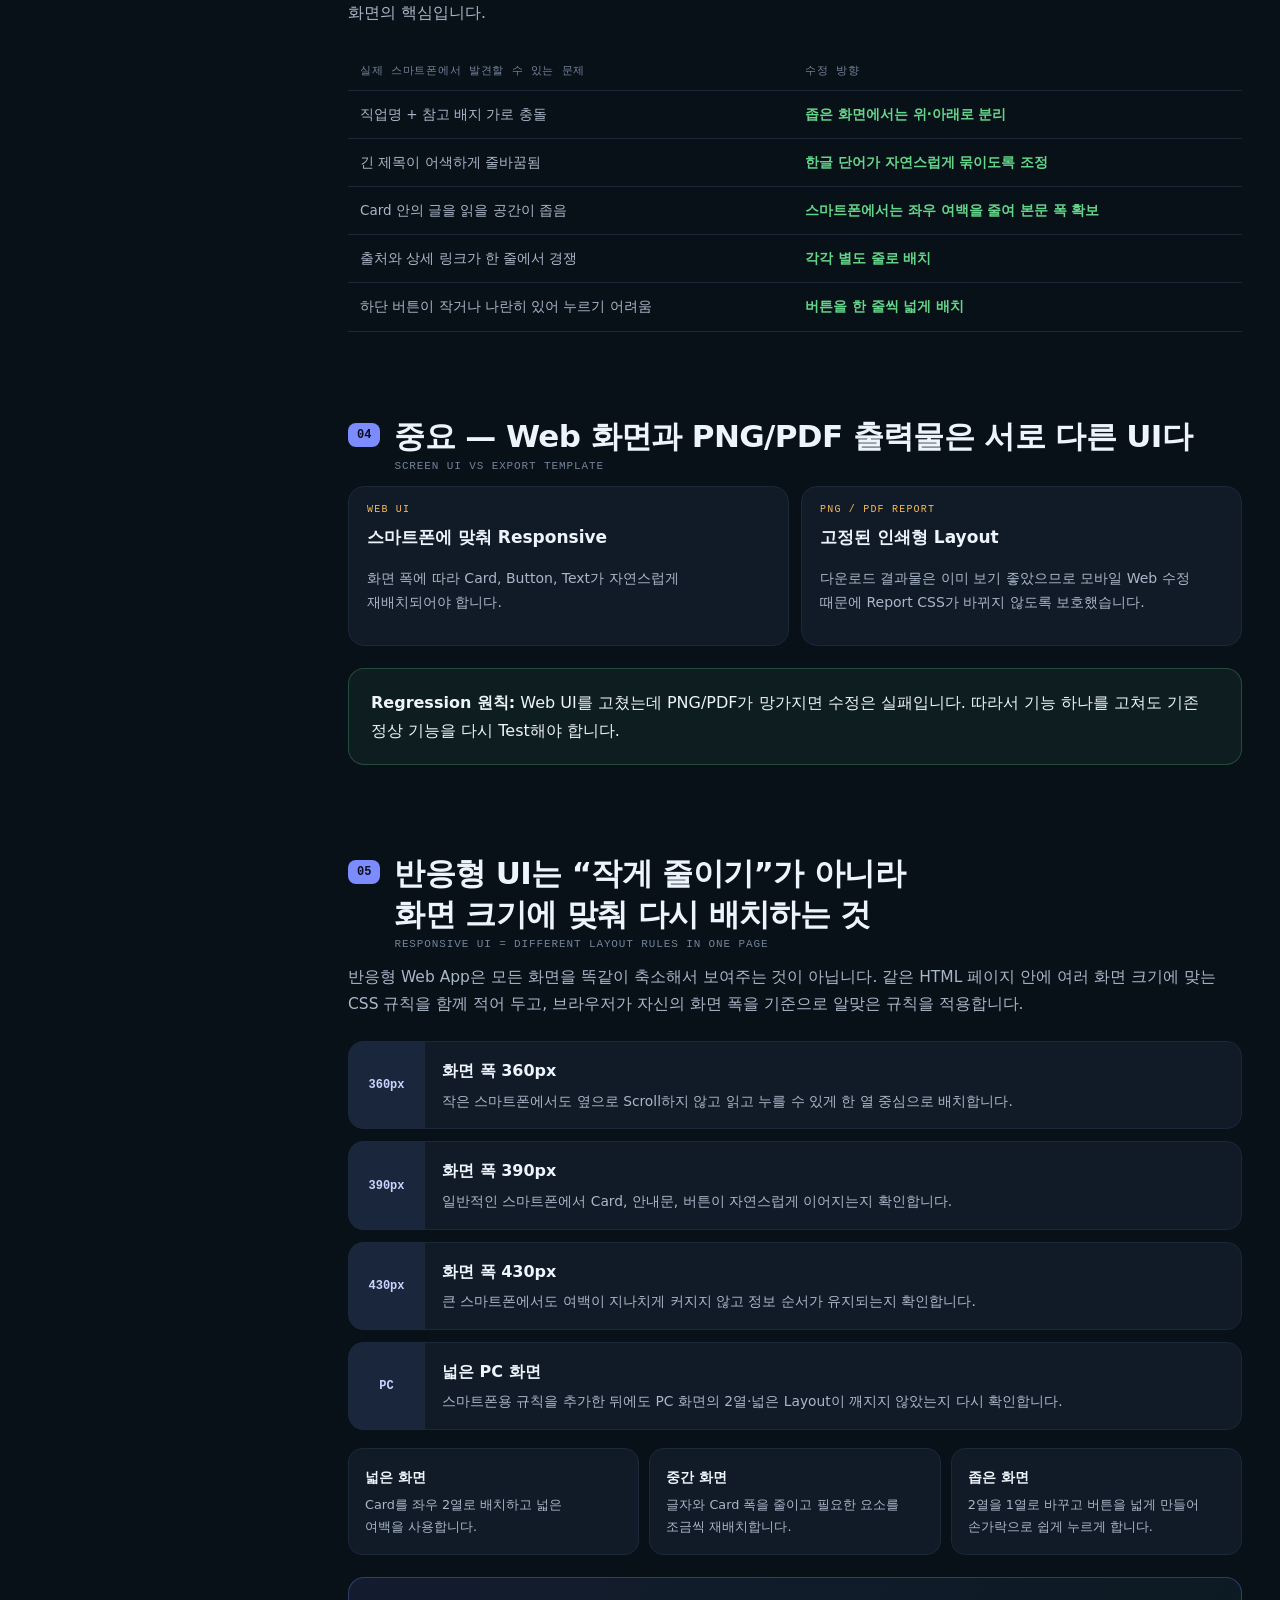
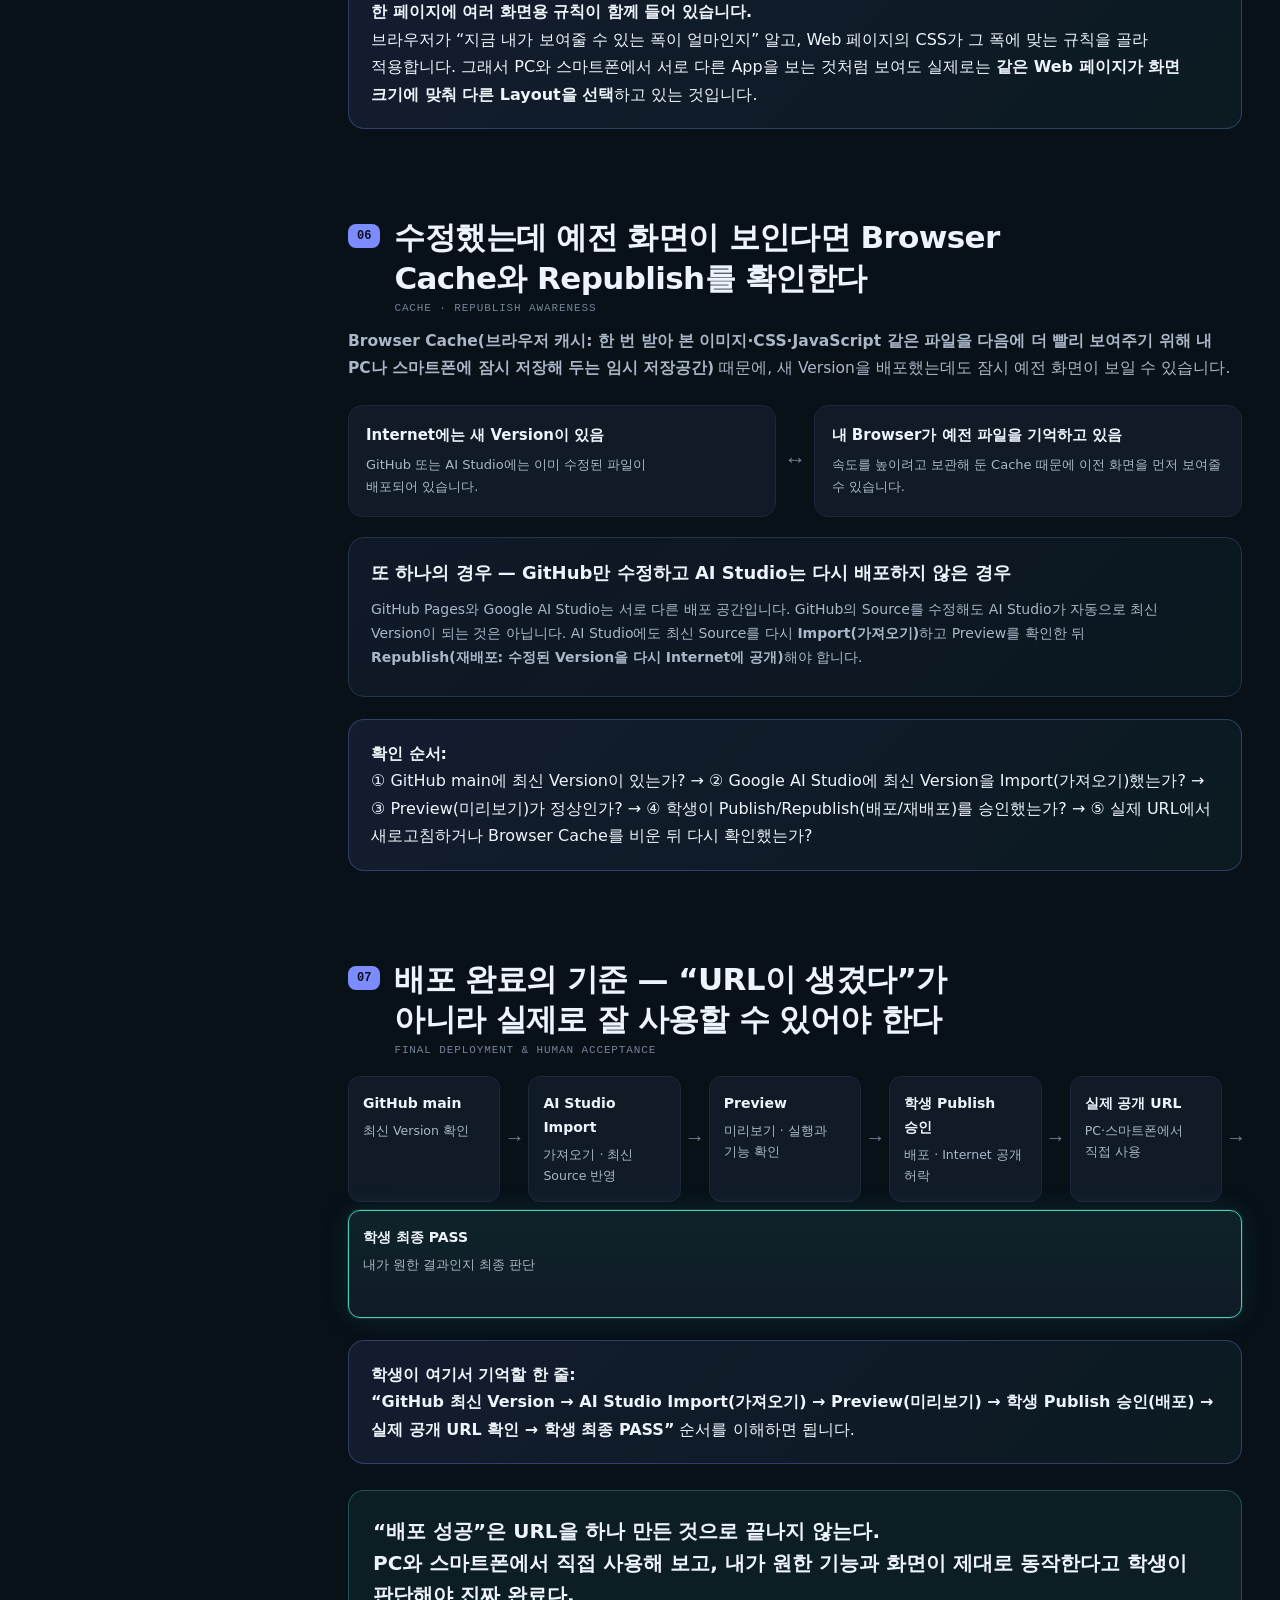
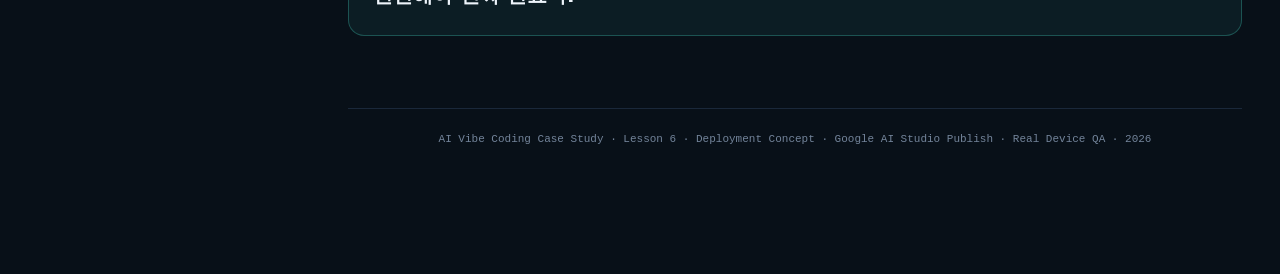
<file: learning/6_Google_AI_Studio_Publish_Lesson-1.html>
<!DOCTYPE html>
<html lang="ko">
<head>
<meta charset="utf-8">
<meta name="viewport" content="width=device-width, initial-scale=1">
<title>배포란 무엇인가? Google AI Studio Publish와 실제 기기 검증 — Vibe Coding Lesson 6</title>
<style>
:root{
  --bg:#081018; --panel:#111b28; --panel2:#162235; --line:#24344a; --line2:#1a283a;
  --ink:#eef4fb; --muted:#aab7c8; --dim:#73849a; --accent:#7c8cff; --accent2:#44d0bd;
  --accent3:#f7b955; --ok:#65d58b; --danger:#ff7f7f; --info:#74b6ff; --radius:16px;
  --sans:-apple-system,BlinkMacSystemFont,"Pretendard","Apple SD Gothic Neo","Noto Sans KR","Malgun Gothic",system-ui,sans-serif;
  --mono:ui-monospace,"SFMono-Regular","JetBrains Mono",Menlo,Consolas,monospace;
}
*{box-sizing:border-box}
html{scroll-behavior:smooth}
body{
  margin:0;color:var(--ink);font-family:var(--sans);line-height:1.72;
  background:
    radial-gradient(900px 600px at 85% -10%,rgba(124,140,255,.12),transparent 60%),
    radial-gradient(800px 500px at 0 20%,rgba(68,208,189,.08),transparent 55%),var(--bg);
  word-break:keep-all;
}
a{color:#9fc5ff}
.layout{display:flex;max-width:1640px;margin:0 auto;align-items:flex-start}
.side{
  width:310px;flex:none;position:sticky;top:0;height:100vh;overflow:auto;
  border-right:1px solid var(--line2);background:rgba(8,16,24,.96);padding:28px 18px 90px
}
.brand{font-size:17px;font-weight:850;line-height:1.35;letter-spacing:-.02em}
.brand-sub{font:11px/1.5 var(--mono);color:var(--dim);letter-spacing:.05em;margin:7px 0 22px}
.side nav a{display:block;text-decoration:none;color:var(--muted);font-size:12.8px;padding:7px 10px;border-radius:8px;border-left:2px solid transparent;margin:2px 0}
.side nav a:hover{background:rgba(124,140,255,.10);color:var(--ink)}
.side nav a.active{background:rgba(124,140,255,.14);color:#aeb7ff;border-left-color:var(--accent);font-weight:700}
.side .tiny{margin-top:24px;padding-top:18px;border-top:1px solid var(--line2);font-size:11.5px;color:var(--dim)}
.main{flex:1;min-width:0}
.mobile-nav{display:none;position:sticky;top:0;z-index:20;background:rgba(8,16,24,.92);backdrop-filter:blur(12px);border-bottom:1px solid var(--line2);padding:9px 12px;overflow-x:auto;gap:7px}
.mobile-nav a{flex:0 0 auto;text-decoration:none;font:11.5px var(--mono);color:var(--muted);border:1px solid var(--line);border-radius:999px;padding:6px 10px}
.wrap{max-width:1120px;margin:0 auto;padding:0 38px 120px}
.hero{padding:72px 0 42px;border-bottom:1px solid var(--line2)}
.kicker{font:12px var(--mono);letter-spacing:.18em;text-transform:uppercase;color:var(--accent2);margin:0 0 14px}
h1{font-size:clamp(31px,5vw,49px);line-height:1.18;margin:0 0 16px;letter-spacing:-.035em}
.lede{font-size:17px;color:var(--muted);max-width:100%;margin:0;text-wrap:pretty}
.meta{display:flex;flex-wrap:wrap;gap:9px;margin-top:24px}
.tag{font:11px var(--mono);color:var(--muted);padding:6px 11px;border:1px solid var(--line);border-radius:999px;background:rgba(17,27,40,.7)}
.section{padding-top:66px;scroll-margin-top:24px}
.section-head{display:flex;gap:14px;align-items:flex-start;margin-bottom:12px}
.num{font:700 12px var(--mono);background:var(--accent);color:#0a1020;border-radius:8px;padding:5px 9px;margin-top:7px}
h2{font-size:clamp(23px,3.5vw,31px);line-height:1.3;margin:0;letter-spacing:-.02em}
h3{font-size:17px;margin:0 0 8px}
.sub{font:11px var(--mono);color:var(--dim);letter-spacing:.08em;margin:4px 0 0}
.intro{color:var(--muted);font-size:15.5px;max-width:100%;margin:14px 0 24px;text-wrap:pretty}
.callout{background:linear-gradient(135deg,rgba(124,140,255,.10),rgba(68,208,189,.06));border:1px solid rgba(124,140,255,.30);border-radius:var(--radius);padding:20px 22px;margin:22px 0}
.warn{background:rgba(247,185,85,.07);border-color:rgba(247,185,85,.28)}
.ok{background:rgba(101,213,139,.07);border-color:rgba(101,213,139,.25)}
.statement{font-size:clamp(20px,3vw,27px);line-height:1.55;font-weight:800;letter-spacing:-.02em;margin:0}
.cards{display:grid;grid-template-columns:repeat(2,minmax(0,1fr));gap:12px;margin-top:14px}
.card{background:var(--panel);border:1px solid var(--line2);border-radius:var(--radius);padding:17px 18px}
.card .label{font:10px var(--mono);letter-spacing:.12em;color:var(--accent3);margin-bottom:8px}
.card p,.card li{color:var(--muted);font-size:14px}
.card ul{margin:8px 0 0;padding-left:18px}
.pipeline{display:flex;align-items:stretch;gap:8px;flex-wrap:wrap;margin:20px 0}
.pipe{flex:1 1 135px;background:var(--panel);border:1px solid var(--line2);border-radius:12px;padding:14px;min-height:108px;position:relative}
.pipe b{display:block;color:var(--ink);font-size:14px;margin-bottom:5px}
.pipe span{display:block;color:var(--muted);font-size:12.5px}
.pipe.current{border:1px solid var(--accent2);box-shadow:0 0 0 1px rgba(68,208,189,.15),0 0 28px rgba(68,208,189,.12);background:linear-gradient(180deg,rgba(68,208,189,.10),var(--panel))}
.arrow{align-self:center;color:var(--dim);font:20px var(--mono)}
.cmd{background:#05090e;border:1px solid var(--line);border-radius:12px;padding:14px 16px;margin:10px 0;font:13px/1.65 var(--mono);color:#dce7f3;overflow:auto;white-space:pre-wrap}
.step-list{display:grid;gap:12px;margin:18px 0}
.step{display:grid;grid-template-columns:76px 1fr;border:1px solid var(--line2);border-radius:15px;background:var(--panel);overflow:hidden}
.step .sn{display:flex;align-items:center;justify-content:center;background:rgba(124,140,255,.09);font:800 12px var(--mono);color:#cbd3ff;border-right:1px solid var(--line2);padding:16px 8px}
.step .body{padding:15px 17px}.step .body strong{display:block;margin-bottom:5px}.step .body p{margin:0;color:var(--muted);font-size:13.8px}
.role-grid{display:grid;grid-template-columns:repeat(4,1fr);gap:10px;margin:18px 0}
.role{border:1px solid var(--line2);background:var(--panel);border-radius:14px;padding:15px}
.role .name{font-size:16px;font-weight:850}.role .title{font:10px var(--mono);color:var(--accent2);margin:3px 0 8px}.role p{font-size:12.8px;color:var(--muted);margin:0}
.bridge{display:grid;grid-template-columns:1fr auto 1fr auto 1fr;gap:9px;align-items:center;margin:18px 0}
.bridge .node{border:1px solid var(--line);border-radius:14px;background:var(--panel);padding:16px;text-align:center}
.bridge .node b{display:block;margin-bottom:5px}.bridge .node span{font-size:12px;color:var(--muted)}
.bridge .arr{font-size:21px;color:var(--dim)}
.matrix{width:100%;border-collapse:collapse;margin:18px 0;font-size:13.5px}
.matrix th,.matrix td{padding:12px;border-bottom:1px solid var(--line2);text-align:left;vertical-align:top}
.matrix th{font:11px var(--mono);letter-spacing:.07em;color:var(--dim)}
.matrix td{color:var(--muted)}
.good{color:var(--ok);font-weight:750}.bad{color:var(--danger);font-weight:750}.info{color:var(--info);font-weight:750}
.timeline{position:relative;margin:24px 0;padding-left:26px}
.timeline:before{content:"";position:absolute;left:7px;top:4px;bottom:4px;width:2px;background:var(--line)}
.event{position:relative;border:1px solid var(--line2);background:var(--panel);border-radius:14px;padding:16px 18px;margin:0 0 13px}
.event:before{content:"";position:absolute;left:-24px;top:21px;width:11px;height:11px;border-radius:50%;background:var(--accent);box-shadow:0 0 0 4px var(--bg)}
.event .who{font:700 10px var(--mono);letter-spacing:.1em;color:var(--accent2);margin-bottom:5px}
.event h3{font-size:16px}.event p{font-size:13.5px;color:var(--muted);margin:4px 0}
.event .files{font:11px var(--mono);color:#b9c8d8;margin-top:8px}
.loop{display:grid;grid-template-columns:1fr auto 1fr auto 1fr auto 1fr;gap:8px;align-items:center;margin:18px 0}
.loop .box{border:1px solid var(--line2);background:var(--panel);border-radius:12px;padding:14px;text-align:center}
.loop .box b{display:block;margin-bottom:4px}.loop .box span{font-size:11.8px;color:var(--muted)}
.loop .a{color:var(--dim);font-size:20px}
.final-msg{margin-top:26px;padding:24px;border-radius:16px;border:1px solid rgba(68,208,189,.3);background:rgba(68,208,189,.07)}
.final-msg p{font-size:20px;font-weight:800;margin:0;line-height:1.6}
.check{margin:14px 0 0;padding-left:20px;color:var(--muted)}
.check li{margin:7px 0}
h1,h2,h3,h4,h5,h6{text-wrap:balance}
p,li,th,td,.statement,.final-msg p,.check li,.deploy-way p,.screen-rule p,.concept-box p{text-wrap:pretty}
.sourcebox{margin-top:24px;border:1px solid var(--line2);border-radius:14px;padding:16px;background:#0d1721}
.sourcebox h3{font-size:14px}.sourcebox li{font-size:12.5px;color:var(--muted);margin:7px 0}
footer{margin-top:72px;padding-top:24px;border-top:1px solid var(--line2);color:var(--dim);font:11px var(--mono);text-align:center}

.deploy-ways{display:grid;grid-template-columns:repeat(4,minmax(0,1fr));gap:10px;margin:18px 0}
.deploy-way{background:var(--panel);border:1px solid var(--line2);border-radius:14px;padding:16px}
.deploy-way b{display:block;font-size:15px;margin-bottom:5px}
.deploy-way .kind{font:10px var(--mono);letter-spacing:.08em;color:var(--accent2);margin-bottom:7px}
.deploy-way p{margin:0;color:var(--muted);font-size:12.8px}
.deploy-way.current{border-color:rgba(68,208,189,.55);background:linear-gradient(180deg,rgba(68,208,189,.09),var(--panel))}
.analogy-row{display:grid;grid-template-columns:1fr auto 1fr;gap:12px;align-items:stretch;margin:20px 0}
.analogy-box{border:1px solid var(--line2);background:var(--panel);border-radius:14px;padding:18px;text-align:center}
.analogy-box b{display:block;margin-bottom:6px}
.analogy-box span{color:var(--muted);font-size:13px}
.analogy-arrow{align-self:center;color:var(--dim);font:24px var(--mono)}
@media(max-width:900px){.deploy-ways{grid-template-columns:1fr 1fr}}
@media(max-width:720px){.deploy-ways,.analogy-row{grid-template-columns:1fr}.analogy-arrow{transform:rotate(90deg);text-align:center}}


/* Lesson 6: 중요 설명은 섹션 전체 폭을 활용 */
.section > .intro,
.section > .callout,
.section > .final-msg,
.section > .cmd,
.section > .matrix{
  width:100%;
  max-width:none;
}
.section-head > div{flex:1;min-width:0}
.section-head h2{max-width:none}

.concept-box{
  margin:20px 0;
  padding:20px 22px;
  border:1px solid var(--line);
  border-radius:16px;
  background:linear-gradient(135deg,rgba(124,140,255,.07),rgba(68,208,189,.04));
}
.concept-box h3{font-size:18px;margin:0 0 8px}
.concept-box p{margin:7px 0;color:var(--muted);font-size:14px}

.responsive-map{
  display:grid;
  grid-template-columns:1fr auto 1fr auto 1fr;
  gap:10px;
  align-items:stretch;
  margin:20px 0;
}
.responsive-map .rbox{
  border:1px solid var(--line2);
  background:var(--panel);
  border-radius:14px;
  padding:17px;
  text-align:center;
}
.responsive-map .rbox b{display:block;font-size:14px;margin-bottom:5px}
.responsive-map .rbox span{color:var(--muted);font-size:12.5px}
.responsive-map .rarr{align-self:center;color:var(--dim);font:22px var(--mono)}

.screen-rules{
  display:grid;
  grid-template-columns:repeat(3,minmax(0,1fr));
  gap:10px;
  margin:18px 0;
}
.screen-rule{
  border:1px solid var(--line2);
  background:var(--panel);
  border-radius:14px;
  padding:16px;
}
.screen-rule b{display:block;font-size:14px;margin-bottom:5px}
.screen-rule p{margin:0;color:var(--muted);font-size:12.8px}

.cache-compare{
  display:grid;
  grid-template-columns:1fr auto 1fr;
  gap:12px;
  align-items:stretch;
  margin:18px 0;
}
.cache-card{
  background:var(--panel);
  border:1px solid var(--line2);
  border-radius:14px;
  padding:17px;
}
.cache-card b{display:block;font-size:15px;margin-bottom:5px}
.cache-card p{margin:0;color:var(--muted);font-size:13px}
.cache-arrow{align-self:center;color:var(--dim);font:22px var(--mono)}

@media(max-width:900px){
  .responsive-map,.cache-compare{grid-template-columns:1fr}
  .responsive-map .rarr,.cache-arrow{transform:rotate(90deg);text-align:center}
  .screen-rules{grid-template-columns:1fr}
}

@media(max-width:1180px){.side{display:none}.mobile-nav{display:flex}.wrap{padding:0 22px 90px}}
@media(max-width:900px){.role-grid{grid-template-columns:1fr 1fr}.bridge,.loop{grid-template-columns:1fr}.bridge .arr,.loop .a{transform:rotate(90deg);text-align:center}}
@media(max-width:720px){.cards,.role-grid{grid-template-columns:1fr}.hero{padding-top:44px}.wrap{padding-left:15px;padding-right:15px}.arrow{display:none}.step{grid-template-columns:58px 1fr}}
@media(max-width:480px){.pipe{flex:1 1 100%}}
@media print{
 body{background:#fff;color:#111}.side,.mobile-nav{display:none!important}.wrap{max-width:none;padding:0 16mm 18mm}
 .hero{padding-top:10mm}.card,.callout,.pipe,.step,.role,.node,.event,.box,.sourcebox{background:#fff!important;border-color:#bbb!important}
 p,li,.intro,.lede,.card p,.card li,.pipe span,.role p,.matrix td,.event p{color:#333!important}
 h1,h2,h3,.statement,.final-msg p{color:#111!important}.cmd{background:#fff;color:#111;border-color:#bbb}
}
</style>
</head>
<body>
<div class="layout">
<aside class="side">
  <div class="brand">Google AI Studio Publish<br>Lesson 6</div>
  <div class="brand-sub">GITHUB SOURCE → AI STUDIO → PUBLISH → REAL DEVICE QA</div>
  <nav id="toc">
    <a href="#top">표지 · 이번 단계</a>
    <a href="#deployconcept">00 배포란 무엇인가</a>
    <a href="#pages">01 배포 방법과 AI Studio</a>
    <a href="#realurl">02 AI Studio Publish 순서</a>
    <a href="#mobile">03 반응형 Web · 스마트폰</a>
    <a href="#report">04 Web과 출력물 구분</a>
    <a href="#responsive">05 화면 크기별 Layout</a>
    <a href="#cache">06 Cache · 재배포</a>
    <a href="#finalmobile">07 배포 완료 기준</a>
  </nav>
  <div class="tiny">Lesson series · 한 페이지 HTML · 좌측 목차 / 우측 본문 · Responsive</div>
</aside>

<main class="main">
<nav class="mobile-nav"><a href="#deployconcept">Repository와 App</a><a href="#pages">AI Studio Publish</a><a href="#realurl">실제 URL Test</a><a href="#mobile">반응형·스마트폰</a><a href="#report">Web과 출력물 구분</a><a href="#responsive">화면별 Layout</a><a href="#cache">Cache</a></nav>
<div class="wrap">
<header class="hero" id="top">
  <p class="kicker">AI VIBE CODING · DEPLOYMENT & REAL DEVICE QA</p>
  <h1>GitHub에 저장한 App을<br>Google AI Studio로 실제 Web에 배포해 보자</h1>
  <p class="lede">
    이전 단계에서 GitHub에 최종 Source Code와 Version을 안전하게 저장했습니다.
    이제 <strong>배포(Deploy/Publish)</strong>, 즉 저장된 Code를 실제 Internet에서 실행해
    다른 사람이 URL로 접속할 수 있게 만드는 단계로 넘어갑니다.
    배포 방법은 GitHub Pages, Netlify, Vercel 등 다양하지만,
    이번 수업에서는 <strong>Google AI Studio로 Import(가져오기) → Preview(미리 실행해 보기) → Publish(배포: Internet에서 접속할 수 있게 공개)</strong>하는 과정을 경험합니다.
  </p>
  <div class="meta">
    <span class="tag">이전 · GitHub 저장 / Version 확정</span>
    <span class="tag">현재 · Google AI Studio Publish</span>
    <span class="tag">배포 = 실제 URL로 공개</span>
    <span class="tag">Preview 후 사람 승인</span>
    <span class="tag">마지막 · 실제 스마트폰 Acceptance</span>
  </div>
</header>


<section class="section" id="deployconcept">
  <div class="section-head"><span class="num">00</span><div><h2>배포(Deploy/Publish)는 무엇일까? — “창고의 상품을 실제 매장에 진열하는 것”</h2><p class="sub">REPOSITORY ≠ DEPLOYED WEBSITE</p></div></div>

  <p class="intro">
    GitHub에 Source Code(소스 코드: Web App을 만드는 원본 파일)를 저장한 것과
    사람들이 실제 Web App을 사용하는 것은 서로 다른 단계입니다.
    <strong>배포(Deploy/Publish)</strong>는 저장된 Code를 실제로 실행할 수 있는 Web 환경에 올려
    <strong>공개 URL(Internet 주소)</strong>을 만드는 과정입니다.
  </p>

  <div class="analogy-row">
    <div class="analogy-box">
      <b>GitHub Repository</b>
      <span>완성된 파일과 Version 기록을 보관하는 <strong>창고</strong></span>
    </div>
    <div class="analogy-arrow">→</div>
    <div class="analogy-box">
      <b>Deployment / Publish</b>
      <span>사람들이 실제로 들어와 체험할 수 있는 <strong>매장과 주소(URL)</strong>를 만드는 것</span>
    </div>
  </div>

  <div class="callout">
    <strong>GitHub에서도 직접 배포할 수 있습니다.</strong><br>
    GitHub Pages는 <strong>정적 Web(서버에서 복잡한 계산을 하지 않고, 준비된 HTML·CSS·JavaScript 파일을 브라우저에 그대로 보여주는 비교적 단순한 Web 방식)</strong>을
    URL로 공개할 수 있는 기능입니다.
    즉 GitHub는 저장·Version 관리가 중심이지만, 간단한 Web App은 GitHub Pages를 이용해 바로 배포할 수도 있습니다.
  </div>

  <div class="concept-box">
    <h3>그럼 왜 Google AI Studio도 사용할까?</h3>
    <p>
      Web App을 Internet에 공개하는 방법은 하나가 아닙니다.
      GitHub Pages, Google AI Studio, Netlify, Vercel 등 여러 서비스가 있고,
      각각 지원하는 실행환경과 편의 기능이 조금씩 다릅니다.
      이번 수업에서는 <strong>“같은 App을 다른 배포 공간에도 올릴 수 있다”</strong>는 것을 경험하기 위해 Google AI Studio를 사용합니다.
    </p>
  </div>
</section>

<section class="section" id="pages">
  <div class="section-head"><span class="num">01</span><div><h2>배포 방법은 여러 가지다 — 이번 수업은 Google AI Studio</h2><p class="sub">MANY DEPLOYMENT OPTIONS · ONE LEARNING PATH</p></div></div>
  <div class="deploy-ways">
    <div class="deploy-way"><div class="kind">GITHUB</div><b>GitHub Pages</b><p>GitHub Repository의 정적 HTML/CSS/JS를 비교적 간단하게 Web URL로 공개할 수 있습니다.</p></div>
    <div class="deploy-way current"><div class="kind">GOOGLE</div><b>Google AI Studio</b><p>GitHub에서 App을 <strong>Import(가져오기)</strong>하고 <strong>Preview(미리 실행해 보기)</strong>한 뒤 <strong>Publish(배포: Internet에서 접속할 수 있게 공개)</strong>하여 AI Studio 공개 URL을 만드는 방법을 이번 수업에서 사용합니다.</p></div>
    <div class="deploy-way"><div class="kind">HOSTING</div><b>Netlify</b><p>Web 프로젝트를 Git 저장소와 연결해 자동 Build·Deploy하는 데 널리 쓰이는 배포 서비스입니다.</p></div>
    <div class="deploy-way"><div class="kind">HOSTING</div><b>Vercel</b><p>Frontend Web App을 Git 저장소와 연결해 배포하고 Version별 Preview를 관리할 수 있는 서비스입니다.</p></div>
  </div>
  <div class="callout ok"><strong>학생이 기억할 한 가지:</strong> “배포 방법에는 정답 하나만 있는 것이 아니다.” 이번 과정은 Google 생태계를 경험하는 수업이므로 <strong>Google AI Studio Publish</strong>를 선택합니다.</div>
</section>

<section class="section" id="realurl">
  <div class="section-head"><span class="num">02</span><div><h2>Google AI Studio 배포 순서 — 가져오기 → 미리보기 → 공개 → 실제 URL 확인</h2><p class="sub">GITHUB MAIN → IMPORT → PREVIEW → PUBLISH → VISIT</p></div></div>

  <div class="pipeline">
    <div class="pipe"><b>GitHub main</b><span>검증된 최신 Version</span></div><div class="arrow">→</div>
    <div class="pipe"><b>Import</b><span>가져오기 · GitHub 파일을 AI Studio로 불러오기</span></div><div class="arrow">→</div>
    <div class="pipe"><b>Preview</b><span>미리보기 · 실제로 실행해 기능 확인</span></div><div class="arrow">→</div>
    <div class="pipe"><b>Publish</b><span>배포 · 학생이 Internet 공개 승인</span></div><div class="arrow">→</div>
    <div class="pipe current"><b>Visit</b><span>공개된 실제 URL 열어보기</span></div>
  </div>

  <div class="callout warn">
    <strong>Preview가 정상이어야 Publish합니다.</strong><br>
    Import 과정에서 AI Studio가 실행환경을 맞추기 위해 일부 설정 파일을 보완할 수 있습니다.
    이때 App의 핵심 기능을 마음대로 바꾸는 것이 아니라
    <strong>AI Studio에서 실행되기 위해 필요한 환경만 최소한으로 맞춘다</strong>고 이해하면 됩니다.
  </div>

  <ul class="check">
    <li>첫 화면이 정상으로 보이는가?</li>
    <li>시작 버튼과 핵심 기능이 작동하는가?</li>
    <li>결과 화면이 정상 출력되는가?</li>
    <li>PNG/PDF 같은 다운로드 기능이 필요한 경우 정상 작동하는가?</li>
    <li>Preview(미리보기)가 정상인 것을 확인한 뒤 학생이 Publish(배포)를 승인했는가?</li>
    <li>Publish 후 실제 공개 URL에서 다시 확인했는가?</li>
  </ul>
</section>

<section class="section" id="mobile">
  <div class="section-head"><span class="num">03</span><div><h2>왜 스마트폰에서도 확인할까? — 하나의 페이지가 여러 화면 크기에 맞아야 한다</h2><p class="sub">RESPONSIVE WEB APP · ONE PAGE, MANY SCREEN SIZES</p></div></div>

  <p class="intro">
    같은 Web App이라도 PC Browser(브라우저: Web 페이지를 보는 프로그램)와 스마트폰은 화면 크기가 크게 다릅니다.
    PC에서 두 칸으로 보기 좋은 화면을 스마트폰에서 그대로 보여주면 글자가 너무 작아지거나,
    버튼과 Card가 서로 겹치거나, 옆으로 Scroll해야 하는 문제가 생길 수 있습니다.
  </p>

  <div class="concept-box">
    <h3>그래서 “반응형 Web App”으로 만들어 달라고 합니다</h3>
    <p>
      <strong>반응형 Web App(Responsive Web App)</strong>은 같은 Web 페이지 하나가
      PC·Tablet·Smartphone의 화면 폭에 맞춰 <strong>배치와 크기를 스스로 바꾸어 보여주는 방식</strong>입니다.
      PC용 페이지와 스마트폰용 페이지를 따로 만드는 것이 아니라,
      <strong>한 페이지 안에 “넓을 때는 이렇게, 좁을 때는 이렇게”라는 여러 화면 규칙을 함께 넣어 두는 것</strong>입니다.
    </p>
  </div>

  <div class="responsive-map">
    <div class="rbox"><b>브라우저가 화면 폭을 안다</b><span>예: 1440px, 430px, 390px</span></div>
    <div class="rarr">→</div>
    <div class="rbox"><b>CSS의 화면 규칙을 선택</b><span>넓은 화면 규칙 / 좁은 화면 규칙</span></div>
    <div class="rarr">→</div>
    <div class="rbox"><b>같은 페이지를 다르게 배치</b><span>2열 → 1열 · 버튼 폭 확대 · 글자 줄바꿈 조정</span></div>
  </div>

  <p class="intro">
    즉, 브라우저는 자신이 사용할 수 있는 화면 폭(Viewport, 뷰포트: Web 페이지가 실제로 보이는 영역)을 알고 있고,
    Web 페이지 안에 미리 작성된 CSS 규칙이 그 폭에 맞는 Layout(레이아웃: 화면 배치)을 선택합니다.
    이것이 반응형 화면의 핵심입니다.
  </p>

  <table class="matrix">
    <thead><tr><th>실제 스마트폰에서 발견할 수 있는 문제</th><th>수정 방향</th></tr></thead>
    <tbody>
      <tr><td>직업명 + 참고 배지 가로 충돌</td><td><span class="good">좁은 화면에서는 위·아래로 분리</span></td></tr>
      <tr><td>긴 제목이 어색하게 줄바꿈됨</td><td><span class="good">한글 단어가 자연스럽게 묶이도록 조정</span></td></tr>
      <tr><td>Card 안의 글을 읽을 공간이 좁음</td><td><span class="good">스마트폰에서는 좌우 여백을 줄여 본문 폭 확보</span></td></tr>
      <tr><td>출처와 상세 링크가 한 줄에서 경쟁</td><td><span class="good">각각 별도 줄로 배치</span></td></tr>
      <tr><td>하단 버튼이 작거나 나란히 있어 누르기 어려움</td><td><span class="good">버튼을 한 줄씩 넓게 배치</span></td></tr>
    </tbody>
  </table>
</section>

<section class="section" id="report">
  <div class="section-head"><span class="num">04</span><div><h2>중요 — Web 화면과 PNG/PDF 출력물은 서로 다른 UI다</h2><p class="sub">SCREEN UI VS EXPORT TEMPLATE</p></div></div>
  <div class="cards">
    <div class="card"><div class="label">WEB UI</div><h3>스마트폰에 맞춰 Responsive</h3><p>화면 폭에 따라 Card, Button, Text가 자연스럽게 재배치되어야 합니다.</p></div>
    <div class="card"><div class="label">PNG / PDF REPORT</div><h3>고정된 인쇄형 Layout</h3><p>다운로드 결과물은 이미 보기 좋았으므로 모바일 Web 수정 때문에 Report CSS가 바뀌지 않도록 보호했습니다.</p></div>
  </div>
  <div class="callout ok"><strong>Regression 원칙:</strong> Web UI를 고쳤는데 PNG/PDF가 망가지면 수정은 실패입니다. 따라서 기능 하나를 고쳐도 기존 정상 기능을 다시 Test해야 합니다.</div>
</section>

<section class="section" id="responsive">
  <div class="section-head"><span class="num">05</span><div><h2>반응형 UI는 “작게 줄이기”가 아니라 화면 크기에 맞춰 다시 배치하는 것</h2><p class="sub">RESPONSIVE UI = DIFFERENT LAYOUT RULES IN ONE PAGE</p></div></div>

  <p class="intro">
    반응형 Web App은 모든 화면을 똑같이 축소해서 보여주는 것이 아닙니다.
    같은 HTML 페이지 안에 여러 화면 크기에 맞는 CSS 규칙을 함께 적어 두고,
    브라우저가 자신의 화면 폭을 기준으로 알맞은 규칙을 적용합니다.
  </p>

  <div class="step-list">
    <div class="step"><div class="sn">360px</div><div class="body"><strong>화면 폭 360px</strong><p>작은 스마트폰에서도 옆으로 Scroll하지 않고 읽고 누를 수 있게 한 열 중심으로 배치합니다.</p></div></div>
    <div class="step"><div class="sn">390px</div><div class="body"><strong>화면 폭 390px</strong><p>일반적인 스마트폰에서 Card, 안내문, 버튼이 자연스럽게 이어지는지 확인합니다.</p></div></div>
    <div class="step"><div class="sn">430px</div><div class="body"><strong>화면 폭 430px</strong><p>큰 스마트폰에서도 여백이 지나치게 커지지 않고 정보 순서가 유지되는지 확인합니다.</p></div></div>
    <div class="step"><div class="sn">PC</div><div class="body"><strong>넓은 PC 화면</strong><p>스마트폰용 규칙을 추가한 뒤에도 PC 화면의 2열·넓은 Layout이 깨지지 않았는지 다시 확인합니다.</p></div></div>
  </div>

  <div class="screen-rules">
    <div class="screen-rule"><b>넓은 화면</b><p>Card를 좌우 2열로 배치하고 넓은 여백을 사용합니다.</p></div>
    <div class="screen-rule"><b>중간 화면</b><p>글자와 Card 폭을 줄이고 필요한 요소를 조금씩 재배치합니다.</p></div>
    <div class="screen-rule"><b>좁은 화면</b><p>2열을 1열로 바꾸고 버튼을 넓게 만들어 손가락으로 쉽게 누르게 합니다.</p></div>
  </div>

  <div class="callout">
    <strong>한 페이지에 여러 화면용 규칙이 함께 들어 있습니다.</strong><br>
    브라우저가 “지금 내가 보여줄 수 있는 폭이 얼마인지” 알고,
    Web 페이지의 CSS가 그 폭에 맞는 규칙을 골라 적용합니다.
    그래서 PC와 스마트폰에서 서로 다른 App을 보는 것처럼 보여도
    실제로는 <strong>같은 Web 페이지가 화면 크기에 맞춰 다른 Layout을 선택</strong>하고 있는 것입니다.
  </div>
</section>

<section class="section" id="cache">
  <div class="section-head"><span class="num">06</span><div><h2>수정했는데 예전 화면이 보인다면 Browser Cache와 Republish를 확인한다</h2><p class="sub">CACHE · REPUBLISH AWARENESS</p></div></div>

  <p class="intro">
    <strong>Browser Cache(브라우저 캐시: 한 번 받아 본 이미지·CSS·JavaScript 같은 파일을 다음에 더 빨리 보여주기 위해 내 PC나 스마트폰에 잠시 저장해 두는 임시 저장공간)</strong> 때문에,
    새 Version을 배포했는데도 잠시 예전 화면이 보일 수 있습니다.
  </p>

  <div class="cache-compare">
    <div class="cache-card">
      <b>Internet에는 새 Version이 있음</b>
      <p>GitHub 또는 AI Studio에는 이미 수정된 파일이 배포되어 있습니다.</p>
    </div>
    <div class="cache-arrow">↔</div>
    <div class="cache-card">
      <b>내 Browser가 예전 파일을 기억하고 있음</b>
      <p>속도를 높이려고 보관해 둔 Cache 때문에 이전 화면을 먼저 보여줄 수 있습니다.</p>
    </div>
  </div>

  <div class="concept-box">
    <h3>또 하나의 경우 — GitHub만 수정하고 AI Studio는 다시 배포하지 않은 경우</h3>
    <p>
      GitHub Pages와 Google AI Studio는 서로 다른 배포 공간입니다.
      GitHub의 Source를 수정해도 AI Studio가 자동으로 최신 Version이 되는 것은 아닙니다.
      AI Studio에도 최신 Source를 다시 <strong>Import(가져오기)</strong>하고
      Preview를 확인한 뒤 <strong>Republish(재배포: 수정된 Version을 다시 Internet에 공개)</strong>해야 합니다.
    </p>
  </div>

  <div class="callout">
    <strong>확인 순서:</strong><br>
    ① GitHub main에 최신 Version이 있는가? →
    ② Google AI Studio에 최신 Version을 Import(가져오기)했는가? →
    ③ Preview(미리보기)가 정상인가? →
    ④ 학생이 Publish/Republish(배포/재배포)를 승인했는가? →
    ⑤ 실제 URL에서 새로고침하거나 Browser Cache를 비운 뒤 다시 확인했는가?
  </div>
</section>

<section class="section" id="finalmobile">
  <div class="section-head"><span class="num">07</span><div><h2>배포 완료의 기준 — “URL이 생겼다”가 아니라 실제로 잘 사용할 수 있어야 한다</h2><p class="sub">FINAL DEPLOYMENT & HUMAN ACCEPTANCE</p></div></div>

  <div class="pipeline">
    <div class="pipe"><b>GitHub main</b><span>최신 Version 확인</span></div><div class="arrow">→</div>
    <div class="pipe"><b>AI Studio Import</b><span>가져오기 · 최신 Source 반영</span></div><div class="arrow">→</div>
    <div class="pipe"><b>Preview</b><span>미리보기 · 실행과 기능 확인</span></div><div class="arrow">→</div>
    <div class="pipe"><b>학생 Publish 승인</b><span>배포 · Internet 공개 허락</span></div><div class="arrow">→</div>
    <div class="pipe"><b>실제 공개 URL</b><span>PC·스마트폰에서 직접 사용</span></div><div class="arrow">→</div>
    <div class="pipe current"><b>학생 최종 PASS</b><span>내가 원한 결과인지 최종 판단</span></div>
  </div>

  <div class="callout">
    <strong>학생이 여기서 기억할 한 줄:</strong><br>
    <strong>“GitHub 최신 Version → AI Studio Import(가져오기) → Preview(미리보기) → 학생 Publish 승인(배포) → 실제 공개 URL 확인 → 학생 최종 PASS”</strong>
    순서를 이해하면 됩니다.
  </div>

  <div class="final-msg">
    <p>“배포 성공”은 URL을 하나 만든 것으로 끝나지 않는다.<br>
    <strong>PC와 스마트폰에서 직접 사용해 보고, 내가 원한 기능과 화면이 제대로 동작한다고 학생이 판단해야 진짜 완료다.</strong></p>
  </div>
</section>


<footer>AI Vibe Coding Case Study · Lesson 6 · Deployment Concept · Google AI Studio Publish · Real Device QA · 2026</footer>
</div>
</main>
</div>

<script>
(function(){
  const links=[...document.querySelectorAll('#toc a')];
  const targets=links.map(a=>document.querySelector(a.getAttribute('href'))).filter(Boolean);
  const update=()=>{
    let current=targets[0];
    for(const el of targets){if(el.getBoundingClientRect().top<=120) current=el;}
    links.forEach(a=>a.classList.toggle('active',a.getAttribute('href')==='#'+current.id));
  };
  document.addEventListener('scroll',update,{passive:true});update();
})();
</script>
</body>
</html>
</file>
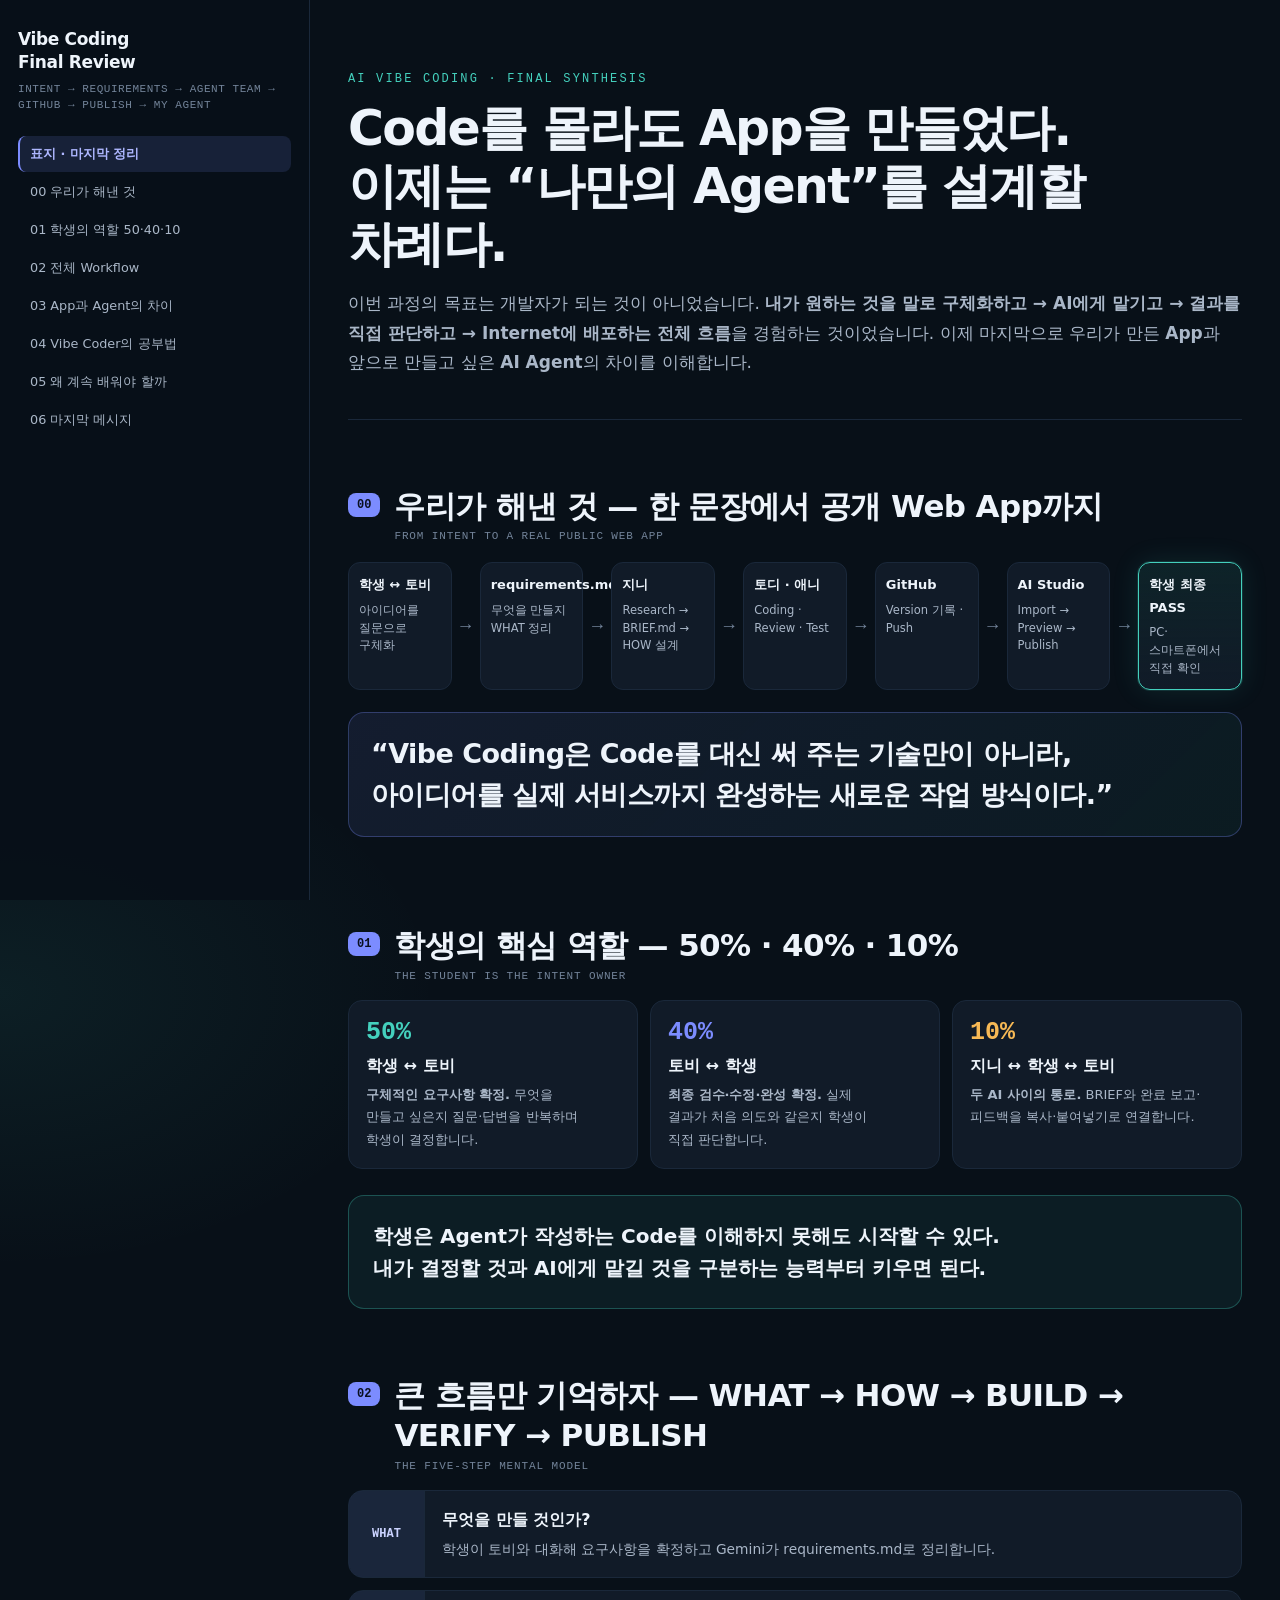
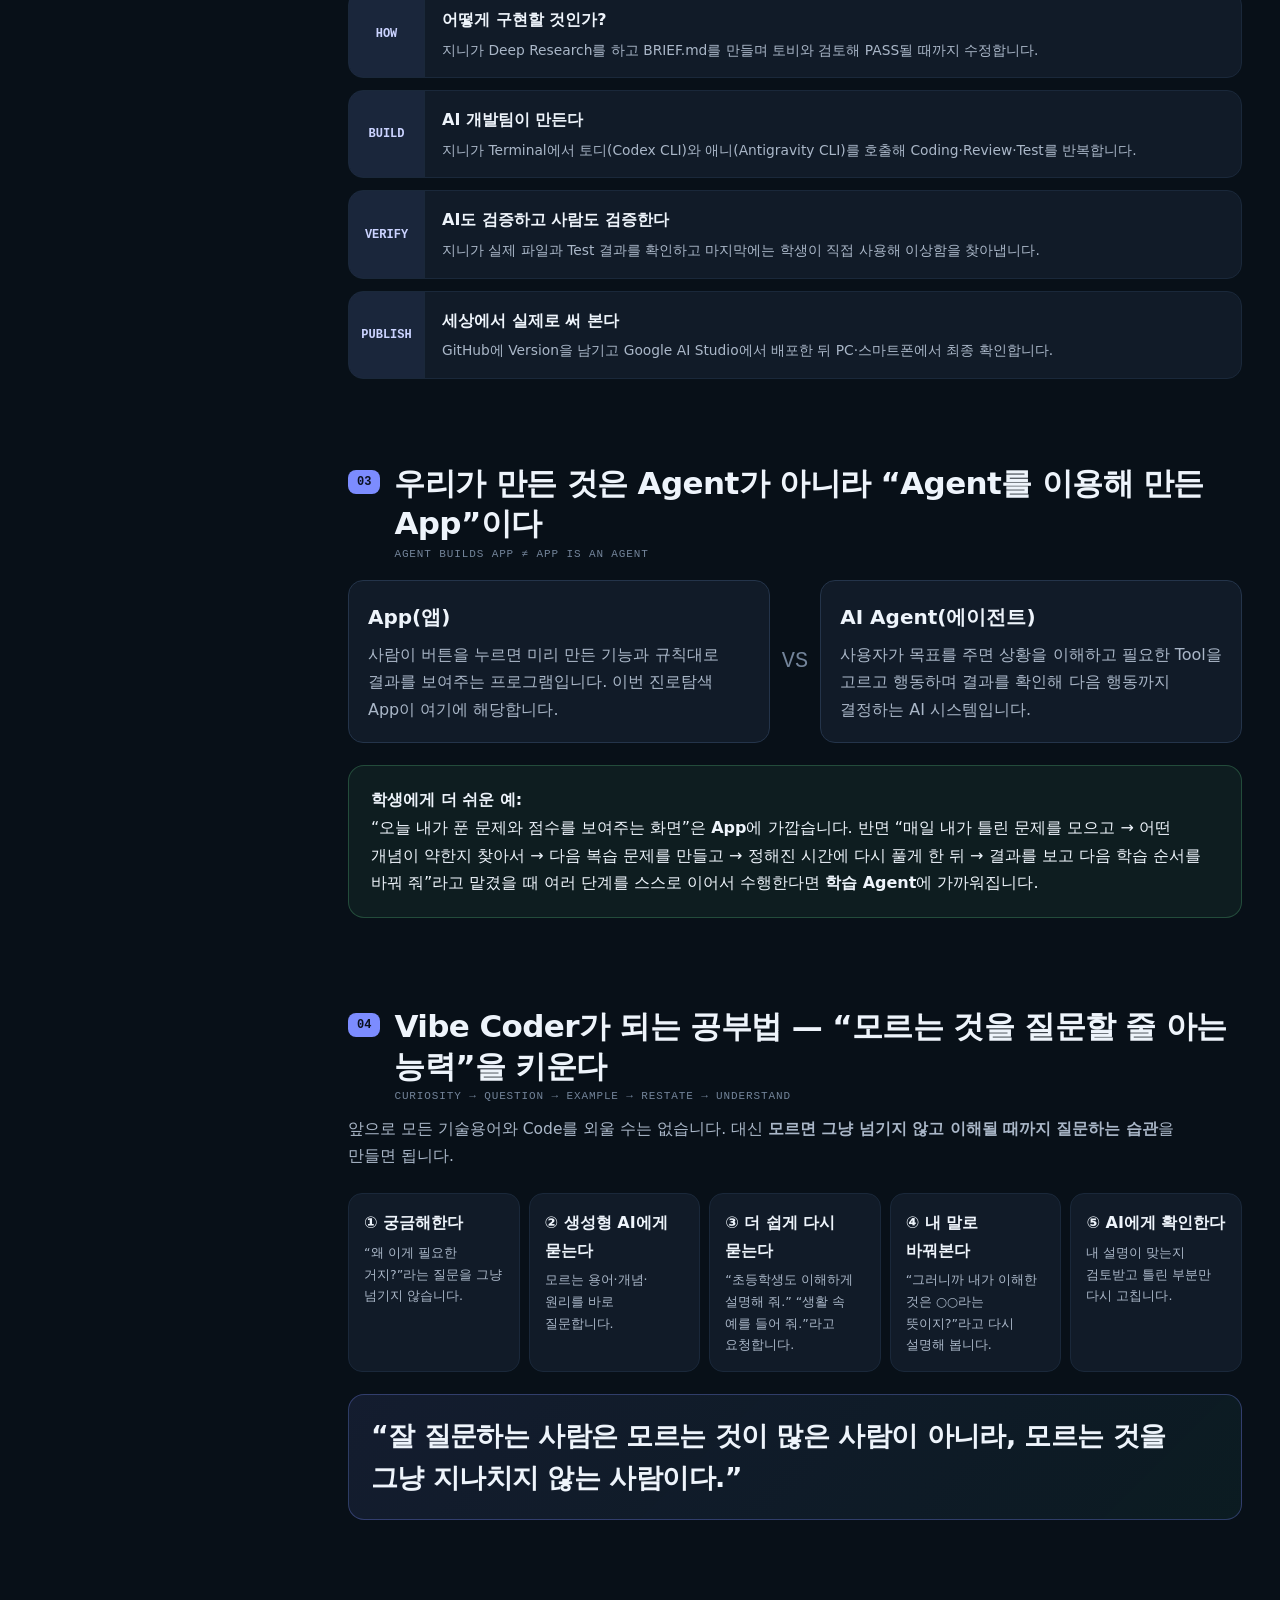
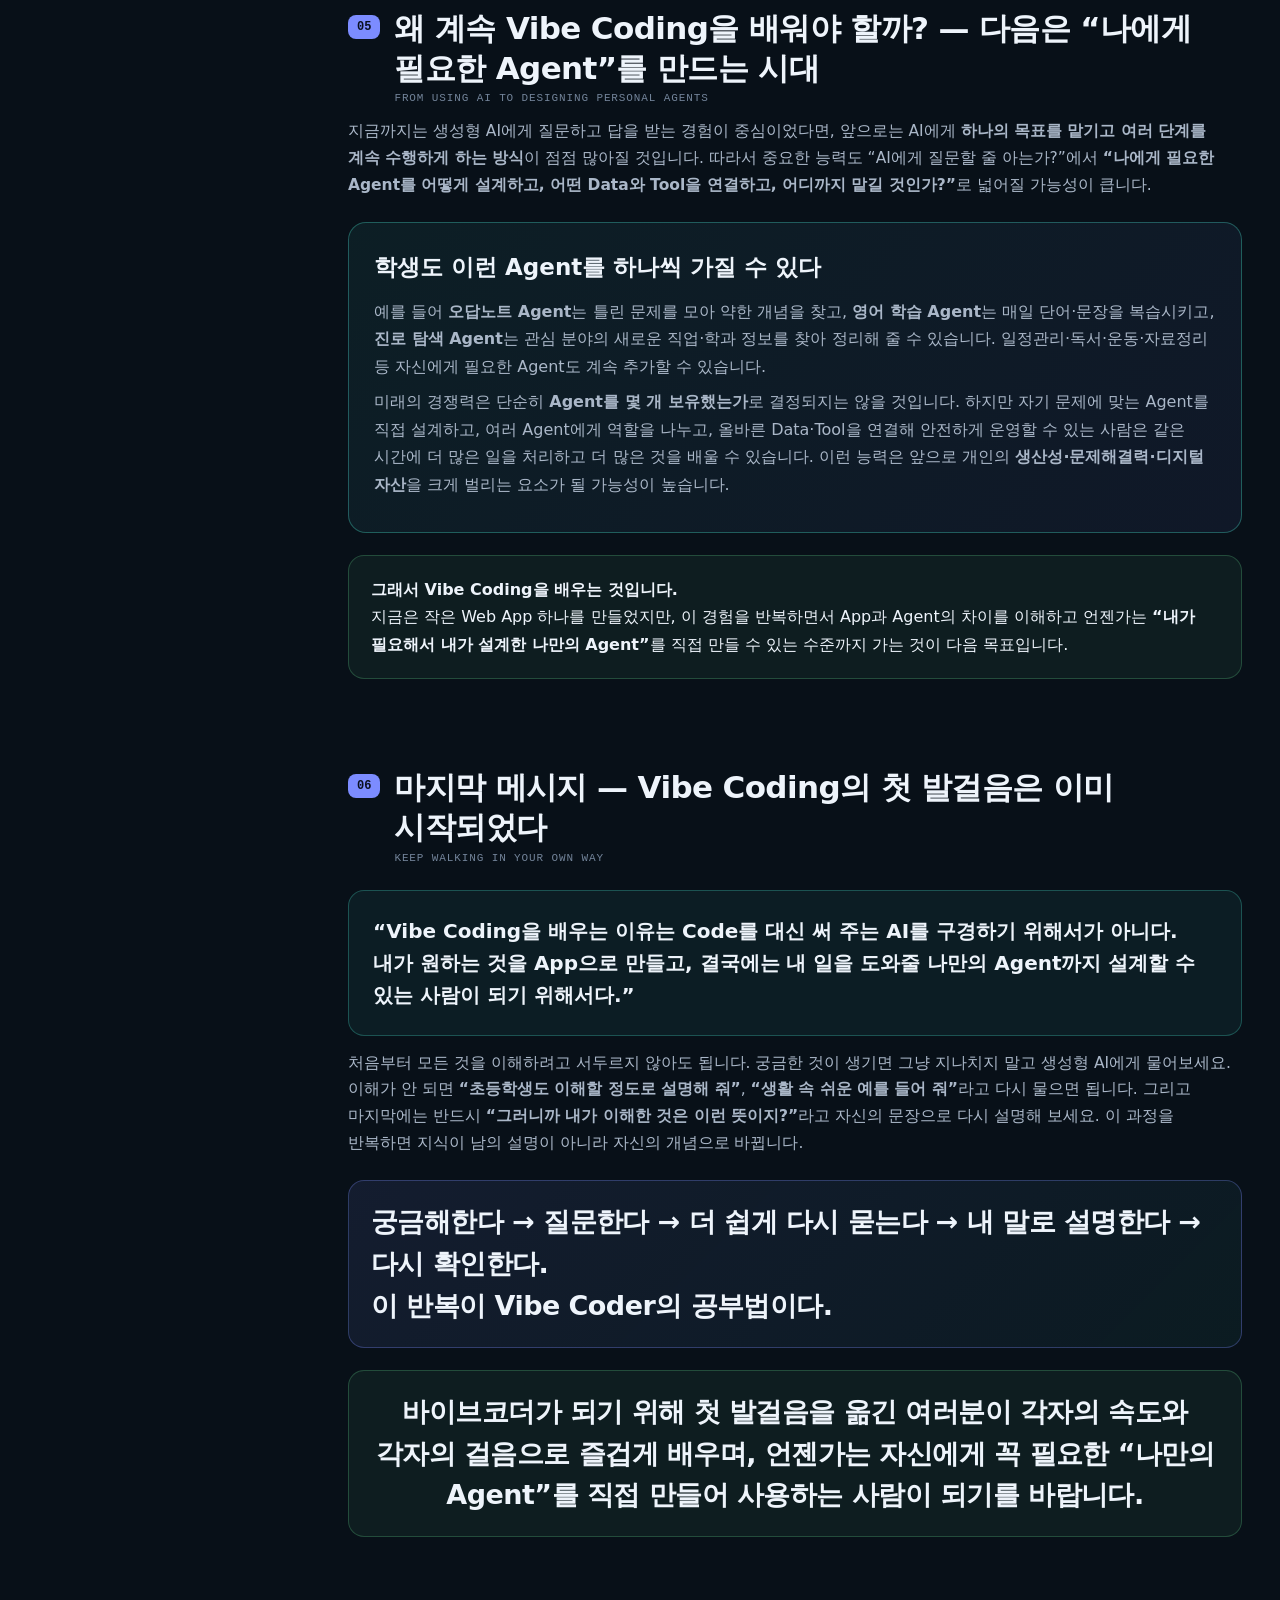
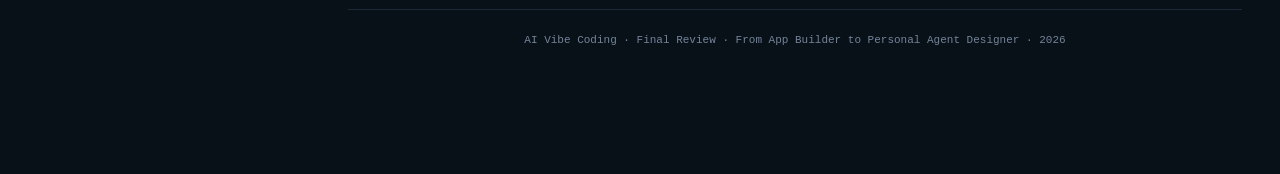
<file: learning/7_Final_Vibe_Coding_Review_and_My_Agent_Next_Step-1.html>
<!DOCTYPE html><html lang="ko"><head>
<meta charset="utf-8"><meta name="viewport" content="width=device-width, initial-scale=1">
<title>Vibe Coding Final — App에서 나만의 Agent로</title>
<style>
:root{
  --bg:#081018; --panel:#111b28; --panel2:#162235; --line:#24344a; --line2:#1a283a;
  --ink:#eef4fb; --muted:#aab7c8; --dim:#73849a; --accent:#7c8cff; --accent2:#44d0bd;
  --accent3:#f7b955; --ok:#65d58b; --danger:#ff7f7f; --info:#74b6ff; --radius:16px;
  --sans:-apple-system,BlinkMacSystemFont,"Pretendard","Apple SD Gothic Neo","Noto Sans KR","Malgun Gothic",system-ui,sans-serif;
  --mono:ui-monospace,"SFMono-Regular","JetBrains Mono",Menlo,Consolas,monospace;
}
*{box-sizing:border-box}
html{scroll-behavior:smooth}
body{
  margin:0;color:var(--ink);font-family:var(--sans);line-height:1.72;
  background:
    radial-gradient(900px 600px at 85% -10%,rgba(124,140,255,.12),transparent 60%),
    radial-gradient(800px 500px at 0 20%,rgba(68,208,189,.08),transparent 55%),var(--bg);
  word-break:keep-all;
}
a{color:#9fc5ff}
.layout{display:flex;max-width:1640px;margin:0 auto;align-items:flex-start}
.side{
  width:310px;flex:none;position:sticky;top:0;height:100vh;overflow:auto;
  border-right:1px solid var(--line2);background:rgba(8,16,24,.96);padding:28px 18px 90px
}
.brand{font-size:17px;font-weight:850;line-height:1.35;letter-spacing:-.02em}
.brand-sub{font:11px/1.5 var(--mono);color:var(--dim);letter-spacing:.05em;margin:7px 0 22px}
.side nav a{display:block;text-decoration:none;color:var(--muted);font-size:12.8px;padding:7px 10px;border-radius:8px;border-left:2px solid transparent;margin:2px 0}
.side nav a:hover{background:rgba(124,140,255,.10);color:var(--ink)}
.side nav a.active{background:rgba(124,140,255,.14);color:#aeb7ff;border-left-color:var(--accent);font-weight:700}
.side .tiny{margin-top:24px;padding-top:18px;border-top:1px solid var(--line2);font-size:11.5px;color:var(--dim)}
.main{flex:1;min-width:0}
.mobile-nav{display:none;position:sticky;top:0;z-index:20;background:rgba(8,16,24,.92);backdrop-filter:blur(12px);border-bottom:1px solid var(--line2);padding:9px 12px;overflow-x:auto;gap:7px}
.mobile-nav a{flex:0 0 auto;text-decoration:none;font:11.5px var(--mono);color:var(--muted);border:1px solid var(--line);border-radius:999px;padding:6px 10px}
.wrap{max-width:1120px;margin:0 auto;padding:0 38px 120px}
.hero{padding:72px 0 42px;border-bottom:1px solid var(--line2)}
.kicker{font:12px var(--mono);letter-spacing:.18em;text-transform:uppercase;color:var(--accent2);margin:0 0 14px}
h1{font-size:clamp(31px,5vw,49px);line-height:1.18;margin:0 0 16px;letter-spacing:-.035em}
.lede{font-size:17px;color:var(--muted);max-width:100%;margin:0;text-wrap:pretty}
.meta{display:flex;flex-wrap:wrap;gap:9px;margin-top:24px}
.tag{font:11px var(--mono);color:var(--muted);padding:6px 11px;border:1px solid var(--line);border-radius:999px;background:rgba(17,27,40,.7)}
.section{padding-top:66px;scroll-margin-top:24px}
.section-head{display:flex;gap:14px;align-items:flex-start;margin-bottom:12px}
.num{font:700 12px var(--mono);background:var(--accent);color:#0a1020;border-radius:8px;padding:5px 9px;margin-top:7px}
h2{font-size:clamp(23px,3.5vw,31px);line-height:1.3;margin:0;letter-spacing:-.02em}
h3{font-size:17px;margin:0 0 8px}
.sub{font:11px var(--mono);color:var(--dim);letter-spacing:.08em;margin:4px 0 0}
.intro{color:var(--muted);font-size:15.5px;max-width:100%;margin:14px 0 24px;text-wrap:pretty}
.callout{background:linear-gradient(135deg,rgba(124,140,255,.10),rgba(68,208,189,.06));border:1px solid rgba(124,140,255,.30);border-radius:var(--radius);padding:20px 22px;margin:22px 0}
.warn{background:rgba(247,185,85,.07);border-color:rgba(247,185,85,.28)}
.ok{background:rgba(101,213,139,.07);border-color:rgba(101,213,139,.25)}
.statement{font-size:clamp(20px,3vw,27px);line-height:1.55;font-weight:800;letter-spacing:-.02em;margin:0}
.cards{display:grid;grid-template-columns:repeat(2,minmax(0,1fr));gap:12px;margin-top:14px}
.card{background:var(--panel);border:1px solid var(--line2);border-radius:var(--radius);padding:17px 18px}
.card .label{font:10px var(--mono);letter-spacing:.12em;color:var(--accent3);margin-bottom:8px}
.card p,.card li{color:var(--muted);font-size:14px}
.card ul{margin:8px 0 0;padding-left:18px}
.pipeline{
  display:grid;
  grid-template-columns:
    minmax(0,1fr) 18px
    minmax(0,1fr) 18px
    minmax(0,1fr) 18px
    minmax(0,1fr) 18px
    minmax(0,1fr) 18px
    minmax(0,1fr) 18px
    minmax(0,1fr);
  align-items:stretch;
  gap:5px;
  margin:20px 0;
}
.pipe{
  background:var(--panel);
  border:1px solid var(--line2);
  border-radius:12px;
  padding:11px 10px;
  min-height:112px;
  position:relative;
  min-width:0;
}
.pipe b{display:block;color:var(--ink);font-size:13px;margin-bottom:5px;word-break:keep-all}
.pipe span{display:block;color:var(--muted);font-size:11.5px;line-height:1.55;word-break:keep-all}
.pipe.current{border:1px solid var(--accent2);box-shadow:0 0 0 1px rgba(68,208,189,.15),0 0 28px rgba(68,208,189,.12);background:linear-gradient(180deg,rgba(68,208,189,.10),var(--panel))}
.arrow{align-self:center;text-align:center;color:var(--dim);font:18px var(--mono)}
.cmd{background:#05090e;border:1px solid var(--line);border-radius:12px;padding:14px 16px;margin:10px 0;font:13px/1.65 var(--mono);color:#dce7f3;overflow:auto;white-space:pre-wrap}
.step-list{display:grid;gap:12px;margin:18px 0}
.step{display:grid;grid-template-columns:76px 1fr;border:1px solid var(--line2);border-radius:15px;background:var(--panel);overflow:hidden}
.step .sn{display:flex;align-items:center;justify-content:center;background:rgba(124,140,255,.09);font:800 12px var(--mono);color:#cbd3ff;border-right:1px solid var(--line2);padding:16px 8px}
.step .body{padding:15px 17px}.step .body strong{display:block;margin-bottom:5px}.step .body p{margin:0;color:var(--muted);font-size:13.8px}
.role-grid{display:grid;grid-template-columns:repeat(4,1fr);gap:10px;margin:18px 0}
.role{border:1px solid var(--line2);background:var(--panel);border-radius:14px;padding:15px}
.role .name{font-size:16px;font-weight:850}.role .title{font:10px var(--mono);color:var(--accent2);margin:3px 0 8px}.role p{font-size:12.8px;color:var(--muted);margin:0}
.bridge{display:grid;grid-template-columns:1fr auto 1fr auto 1fr;gap:9px;align-items:center;margin:18px 0}
.bridge .node{border:1px solid var(--line);border-radius:14px;background:var(--panel);padding:16px;text-align:center}
.bridge .node b{display:block;margin-bottom:5px}.bridge .node span{font-size:12px;color:var(--muted)}
.bridge .arr{font-size:21px;color:var(--dim)}
.matrix{width:100%;border-collapse:collapse;margin:18px 0;font-size:13.5px}
.matrix th,.matrix td{padding:12px;border-bottom:1px solid var(--line2);text-align:left;vertical-align:top}
.matrix th{font:11px var(--mono);letter-spacing:.07em;color:var(--dim)}
.matrix td{color:var(--muted)}
.good{color:var(--ok);font-weight:750}.bad{color:var(--danger);font-weight:750}.info{color:var(--info);font-weight:750}
.timeline{position:relative;margin:24px 0;padding-left:26px}
.timeline:before{content:"";position:absolute;left:7px;top:4px;bottom:4px;width:2px;background:var(--line)}
.event{position:relative;border:1px solid var(--line2);background:var(--panel);border-radius:14px;padding:16px 18px;margin:0 0 13px}
.event:before{content:"";position:absolute;left:-24px;top:21px;width:11px;height:11px;border-radius:50%;background:var(--accent);box-shadow:0 0 0 4px var(--bg)}
.event .who{font:700 10px var(--mono);letter-spacing:.1em;color:var(--accent2);margin-bottom:5px}
.event h3{font-size:16px}.event p{font-size:13.5px;color:var(--muted);margin:4px 0}
.event .files{font:11px var(--mono);color:#b9c8d8;margin-top:8px}
.loop{display:grid;grid-template-columns:1fr auto 1fr auto 1fr auto 1fr;gap:8px;align-items:center;margin:18px 0}
.loop .box{border:1px solid var(--line2);background:var(--panel);border-radius:12px;padding:14px;text-align:center}
.loop .box b{display:block;margin-bottom:4px}.loop .box span{font-size:11.8px;color:var(--muted)}
.loop .a{color:var(--dim);font-size:20px}
.final-msg{margin-top:26px;padding:24px;border-radius:16px;border:1px solid rgba(68,208,189,.3);background:rgba(68,208,189,.07)}
.final-msg p{font-size:20px;font-weight:800;margin:0;line-height:1.6}
.check{margin:14px 0 0;padding-left:20px;color:var(--muted)}
.check li{margin:7px 0}
h1,h2,h3,h4,h5,h6{text-wrap:balance}
p,li,th,td,.statement,.final-msg p,.check li,.summary-card p,.vstep span,.qstep p,.future-box p{text-wrap:pretty}
.sourcebox{margin-top:24px;border:1px solid var(--line2);border-radius:14px;padding:16px;background:#0d1721}
.sourcebox h3{font-size:14px}.sourcebox li{font-size:12.5px;color:var(--muted);margin:7px 0}
footer{margin-top:72px;padding-top:24px;border-top:1px solid var(--line2);color:var(--dim);font:11px var(--mono);text-align:center}

/* Final lesson: 제목/핵심 문장은 가능한 폭을 끝까지 사용한 뒤 자연스럽게 줄바꿈 */
.section-head > div{flex:1;min-width:0}
.section-head h2,
.hero h1,
.final-msg p,
.callout .statement{
  max-width:none;
  width:100%;
  word-break:keep-all;
  overflow-wrap:normal;
  text-wrap:wrap;
}
.section-head h2{font-size:clamp(23px,3vw,31px)}
.section > .intro,
.section > .callout,
.section > .final-msg,
.section > .future-box{
  width:100%;
  max-width:none;
}

@media(max-width:1180px){.side{display:none}.mobile-nav{display:flex}.wrap{padding:0 22px 90px}}
@media(max-width:900px){.role-grid{grid-template-columns:1fr 1fr}.bridge,.loop{grid-template-columns:1fr}.bridge .arr,.loop .a{transform:rotate(90deg);text-align:center}}
@media(max-width:720px){.cards,.role-grid{grid-template-columns:1fr}.hero{padding-top:44px}.wrap{padding-left:15px;padding-right:15px}.arrow{display:none}.step{grid-template-columns:58px 1fr}}
@media(max-width:480px){.pipe{flex:1 1 100%}}
@media print{
 body{background:#fff;color:#111}.side,.mobile-nav{display:none!important}.wrap{max-width:none;padding:0 16mm 18mm}
 .hero{padding-top:10mm}.card,.callout,.pipe,.step,.role,.node,.event,.box,.sourcebox{background:#fff!important;border-color:#bbb!important}
 p,li,.intro,.lede,.card p,.card li,.pipe span,.role p,.matrix td,.event p{color:#333!important}
 h1,h2,h3,.statement,.final-msg p{color:#111!important}.cmd{background:#fff;color:#111;border-color:#bbb}
}

.summary-grid{display:grid;grid-template-columns:repeat(3,minmax(0,1fr));gap:12px;margin:18px 0}
.summary-card{border:1px solid var(--line2);background:var(--panel);border-radius:14px;padding:17px}
.summary-card .pct{font:900 25px var(--mono);color:var(--accent2);margin-bottom:5px}
.summary-card:nth-child(2) .pct{color:var(--accent)}
.summary-card:nth-child(3) .pct{color:var(--accent3)}
.summary-card b{display:block;margin-bottom:5px}.summary-card p{margin:0;color:var(--muted);font-size:13px}
.vs{display:grid;grid-template-columns:1fr auto 1fr;gap:12px;align-items:stretch;margin:20px 0}
.vs-card{background:var(--panel);border:1px solid var(--line);border-radius:15px;padding:19px}
.vs-card h3{font-size:20px;margin:0 0 7px}.vs-card p{margin:0;color:var(--muted)}
.vs-mid{align-self:center;color:var(--dim);font:22px var(--mono)}
.question-loop{display:grid;grid-template-columns:repeat(5,minmax(0,1fr));gap:9px;margin:18px 0}
.qstep{background:var(--panel);border:1px solid var(--line2);border-radius:14px;padding:15px;min-height:125px}
.qstep b{display:block;margin-bottom:5px}.qstep p{margin:0;color:var(--muted);font-size:12.6px}
.future-box{padding:25px;border:1px solid rgba(68,208,189,.36);border-radius:18px;background:linear-gradient(135deg,rgba(68,208,189,.08),rgba(124,140,255,.07));margin:22px 0}
.future-box h3{font-size:23px;margin:0 0 10px}.future-box p{margin:8px 0;color:var(--muted)}
@media(max-width:900px){
  .summary-grid,.question-loop{grid-template-columns:1fr}
  .vs{grid-template-columns:1fr}
  .vs-mid{transform:rotate(90deg);text-align:center}
  .pipeline{grid-template-columns:1fr}
  .pipeline .arrow{transform:rotate(90deg)}
}
</style>
</head><body>
<div class="layout">
<aside class="side">
  <div class="brand">Vibe Coding<br>Final Review</div>
  <div class="brand-sub">INTENT → REQUIREMENTS → AGENT TEAM → GITHUB → PUBLISH → MY AGENT</div>
  <nav id="toc">
    <a href="#top">표지 · 마지막 정리</a>
    <a href="#bigflow">00 우리가 해낸 것</a>
    <a href="#student">01 학생의 역할 50·40·10</a>
    <a href="#workflow">02 전체 Workflow</a>
    <a href="#appagent">03 App과 Agent의 차이</a>
    <a href="#learn">04 Vibe Coder의 공부법</a>
    <a href="#future">05 왜 계속 배워야 할까</a>
    <a href="#last">06 마지막 메시지</a>
  </nav>
</aside>

<main class="main">
<nav class="mobile-nav">
  <a href="#bigflow">우리가 해낸 것</a><a href="#student">50·40·10</a>
  <a href="#workflow">Workflow</a><a href="#appagent">App vs Agent</a>
<a href="#learn">공부법</a><a href="#future">미래</a>
</nav>

<div class="wrap">
<header class="hero" id="top">
  <p class="kicker">AI VIBE CODING · FINAL SYNTHESIS</p>
  <h1>Code를 몰라도 App을 만들었다.<br>이제는 “나만의 Agent”를 설계할 차례다.</h1>
  <p class="lede">
    이번 과정의 목표는 개발자가 되는 것이 아니었습니다.
    <strong>내가 원하는 것을 말로 구체화하고 → AI에게 맡기고 → 결과를 직접 판단하고 → Internet에 배포하는 전체 흐름</strong>을 경험하는 것이었습니다.
    이제 마지막으로 우리가 만든 <strong>App</strong>과 앞으로 만들고 싶은 <strong>AI Agent</strong>의 차이를 이해합니다.
  </p>
</header>

<section class="section" id="bigflow">
  <div class="section-head"><span class="num">00</span><div><h2>우리가 해낸 것 — 한 문장에서 공개 Web App까지</h2><p class="sub">FROM INTENT TO A REAL PUBLIC WEB APP</p></div></div>
  <div class="pipeline">
    <div class="pipe"><b>학생 ↔ 토비</b><span>아이디어를 질문으로 구체화</span></div><div class="arrow">→</div>
    <div class="pipe"><b>requirements.md</b><span>무엇을 만들지 WHAT 정리</span></div><div class="arrow">→</div>
    <div class="pipe"><b>지니</b><span>Research → BRIEF.md → HOW 설계</span></div><div class="arrow">→</div>
    <div class="pipe"><b>토디 · 애니</b><span>Coding · Review · Test</span></div><div class="arrow">→</div>
    <div class="pipe"><b>GitHub</b><span>Version 기록 · Push</span></div><div class="arrow">→</div>
    <div class="pipe"><b>AI Studio</b><span>Import → Preview → Publish</span></div><div class="arrow">→</div>
    <div class="pipe current"><b>학생 최종 PASS</b><span>PC·스마트폰에서 직접 확인</span></div>
  </div>
  <div class="callout"><p class="statement">“Vibe Coding은 Code를 대신 써 주는 기술만이 아니라,<br><strong>아이디어를 실제 서비스까지 완성하는 새로운 작업 방식</strong>이다.”</p></div>
</section>

<section class="section" id="student">
  <div class="section-head"><span class="num">01</span><div><h2>학생의 핵심 역할 — 50% · 40% · 10%</h2><p class="sub">THE STUDENT IS THE INTENT OWNER</p></div></div>
  <div class="summary-grid">
    <div class="summary-card"><div class="pct">50%</div><b>학생 ↔ 토비</b><p><strong>구체적인 요구사항 확정.</strong> 무엇을 만들고 싶은지 질문·답변을 반복하며 학생이 결정합니다.</p></div>
    <div class="summary-card"><div class="pct">40%</div><b>토비 ↔ 학생</b><p><strong>최종 검수·수정·완성 확정.</strong> 실제 결과가 처음 의도와 같은지 학생이 직접 판단합니다.</p></div>
    <div class="summary-card"><div class="pct">10%</div><b>지니 ↔ 학생 ↔ 토비</b><p><strong>두 AI 사이의 통로.</strong> BRIEF와 완료 보고·피드백을 복사·붙여넣기로 연결합니다.</p></div>
  </div>
  <div class="final-msg"><p>학생은 Agent가 작성하는 Code를 이해하지 못해도 시작할 수 있다.<br><strong>내가 결정할 것과 AI에게 맡길 것을 구분하는 능력</strong>부터 키우면 된다.</p></div>
</section>

<section class="section" id="workflow">
  <div class="section-head"><span class="num">02</span><div><h2>큰 흐름만 기억하자 — WHAT → HOW → BUILD → VERIFY → PUBLISH</h2><p class="sub">THE FIVE-STEP MENTAL MODEL</p></div></div>
  <div class="step-list">
    <div class="step"><div class="sn">WHAT</div><div class="body"><strong>무엇을 만들 것인가?</strong><p>학생이 토비와 대화해 요구사항을 확정하고 Gemini가 requirements.md로 정리합니다.</p></div></div>
    <div class="step"><div class="sn">HOW</div><div class="body"><strong>어떻게 구현할 것인가?</strong><p>지니가 Deep Research를 하고 BRIEF.md를 만들며 토비와 검토해 PASS될 때까지 수정합니다.</p></div></div>
    <div class="step"><div class="sn">BUILD</div><div class="body"><strong>AI 개발팀이 만든다</strong><p>지니가 Terminal에서 토디(Codex CLI)와 애니(Antigravity CLI)를 호출해 Coding·Review·Test를 반복합니다.</p></div></div>
    <div class="step"><div class="sn">VERIFY</div><div class="body"><strong>AI도 검증하고 사람도 검증한다</strong><p>지니가 실제 파일과 Test 결과를 확인하고 마지막에는 학생이 직접 사용해 이상함을 찾아냅니다.</p></div></div>
    <div class="step"><div class="sn">PUBLISH</div><div class="body"><strong>세상에서 실제로 써 본다</strong><p>GitHub에 Version을 남기고 Google AI Studio에서 배포한 뒤 PC·스마트폰에서 최종 확인합니다.</p></div></div>
  </div>
</section>

<section class="section" id="appagent">
  <div class="section-head"><span class="num">03</span><div><h2>우리가 만든 것은 Agent가 아니라 “Agent를 이용해 만든 App”이다</h2><p class="sub">AGENT BUILDS APP ≠ APP IS AN AGENT</p></div></div>
  <div class="vs">
    <div class="vs-card"><h3>App(앱)</h3><p>사람이 버튼을 누르면 미리 만든 기능과 규칙대로 결과를 보여주는 프로그램입니다. 이번 진로탐색 App이 여기에 해당합니다.</p></div>
    <div class="vs-mid">VS</div>
    <div class="vs-card"><h3>AI Agent(에이전트)</h3><p>사용자가 목표를 주면 상황을 이해하고 필요한 Tool을 고르고 행동하며 결과를 확인해 다음 행동까지 결정하는 AI 시스템입니다.</p></div>
  </div>
  <div class="callout ok">
    <strong>학생에게 더 쉬운 예:</strong><br>
    “오늘 내가 푼 문제와 점수를 보여주는 화면”은 <strong>App</strong>에 가깝습니다.
    반면 “매일 내가 틀린 문제를 모으고 → 어떤 개념이 약한지 찾아서 → 다음 복습 문제를 만들고 →
    정해진 시간에 다시 풀게 한 뒤 → 결과를 보고 다음 학습 순서를 바꿔 줘”라고 맡겼을 때
    여러 단계를 스스로 이어서 수행한다면 <strong>학습 Agent</strong>에 가까워집니다.
  </div>
</section>

<section class="section" id="learn">
  <div class="section-head"><span class="num">04</span><div><h2>Vibe Coder가 되는 공부법 — “모르는 것을 질문할 줄 아는 능력”을 키운다</h2><p class="sub">CURIOSITY → QUESTION → EXAMPLE → RESTATE → UNDERSTAND</p></div></div>
  <p class="intro">앞으로 모든 기술용어와 Code를 외울 수는 없습니다. 대신 <strong>모르면 그냥 넘기지 않고 이해될 때까지 질문하는 습관</strong>을 만들면 됩니다.</p>
  <div class="question-loop">
    <div class="qstep"><b>① 궁금해한다</b><p>“왜 이게 필요한 거지?”라는 질문을 그냥 넘기지 않습니다.</p></div>
    <div class="qstep"><b>② 생성형 AI에게 묻는다</b><p>모르는 용어·개념·원리를 바로 질문합니다.</p></div>
    <div class="qstep"><b>③ 더 쉽게 다시 묻는다</b><p>“초등학생도 이해하게 설명해 줘.” “생활 속 예를 들어 줘.”라고 요청합니다.</p></div>
    <div class="qstep"><b>④ 내 말로 바꿔본다</b><p>“그러니까 내가 이해한 것은 ○○라는 뜻이지?”라고 다시 설명해 봅니다.</p></div>
    <div class="qstep"><b>⑤ AI에게 확인한다</b><p>내 설명이 맞는지 검토받고 틀린 부분만 다시 고칩니다.</p></div>
  </div>
  <div class="callout"><p class="statement">“잘 질문하는 사람은 모르는 것이 많은 사람이 아니라, <strong>모르는 것을 그냥 지나치지 않는 사람</strong>이다.”</p></div>
</section>

<section class="section" id="future">
  <div class="section-head"><span class="num">05</span><div><h2>왜 계속 Vibe Coding을 배워야 할까? — 다음은 “나에게 필요한 Agent”를 만드는 시대</h2><p class="sub">FROM USING AI TO DESIGNING PERSONAL AGENTS</p></div></div>

  <p class="intro">
    지금까지는 생성형 AI에게 질문하고 답을 받는 경험이 중심이었다면,
    앞으로는 AI에게 <strong>하나의 목표를 맡기고 여러 단계를 계속 수행하게 하는 방식</strong>이 점점 많아질 것입니다.
    따라서 중요한 능력도 “AI에게 질문할 줄 아는가?”에서
    <strong>“나에게 필요한 Agent를 어떻게 설계하고, 어떤 Data와 Tool을 연결하고, 어디까지 맡길 것인가?”</strong>로 넓어질 가능성이 큽니다.
  </p>

  <div class="future-box">
    <h3>학생도 이런 Agent를 하나씩 가질 수 있다</h3>
    <p>
      예를 들어 <strong>오답노트 Agent</strong>는 틀린 문제를 모아 약한 개념을 찾고,
      <strong>영어 학습 Agent</strong>는 매일 단어·문장을 복습시키고,
      <strong>진로 탐색 Agent</strong>는 관심 분야의 새로운 직업·학과 정보를 찾아 정리해 줄 수 있습니다.
      일정관리·독서·운동·자료정리 등 자신에게 필요한 Agent도 계속 추가할 수 있습니다.
    </p>
    <p>
      미래의 경쟁력은 단순히 <strong>Agent를 몇 개 보유했는가</strong>로 결정되지는 않을 것입니다.
      하지만 자기 문제에 맞는 Agent를 직접 설계하고,
      여러 Agent에게 역할을 나누고,
      올바른 Data·Tool을 연결해 안전하게 운영할 수 있는 사람은
      같은 시간에 더 많은 일을 처리하고 더 많은 것을 배울 수 있습니다.
      이런 능력은 앞으로 개인의 <strong>생산성·문제해결력·디지털 자산</strong>을 크게 벌리는 요소가 될 가능성이 높습니다.
    </p>
  </div>

  <div class="callout ok">
    <strong>그래서 Vibe Coding을 배우는 것입니다.</strong><br>
    지금은 작은 Web App 하나를 만들었지만,
    이 경험을 반복하면서 App과 Agent의 차이를 이해하고
    언젠가는 <strong>“내가 필요해서 내가 설계한 나만의 Agent”</strong>를 직접 만들 수 있는 수준까지 가는 것이 다음 목표입니다.
  </div>
</section>

<section class="section" id="last">
  <div class="section-head"><span class="num">06</span><div><h2>마지막 메시지 — Vibe Coding의 첫 발걸음은 이미 시작되었다</h2><p class="sub">KEEP WALKING IN YOUR OWN WAY</p></div></div>

  <div class="final-msg">
    <p>“Vibe Coding을 배우는 이유는 Code를 대신 써 주는 AI를 구경하기 위해서가 아니다. <strong>내가 원하는 것을 App으로 만들고, 결국에는 내 일을 도와줄 나만의 Agent까지 설계할 수 있는 사람이 되기 위해서다.</strong>”</p>
  </div>

  <p class="intro">
    처음부터 모든 것을 이해하려고 서두르지 않아도 됩니다.
    궁금한 것이 생기면 그냥 지나치지 말고 생성형 AI에게 물어보세요.
    이해가 안 되면 <strong>“초등학생도 이해할 정도로 설명해 줘”</strong>,
    <strong>“생활 속 쉬운 예를 들어 줘”</strong>라고 다시 물으면 됩니다.
    그리고 마지막에는 반드시
    <strong>“그러니까 내가 이해한 것은 이런 뜻이지?”</strong>라고 자신의 문장으로 다시 설명해 보세요.
    이 과정을 반복하면 지식이 남의 설명이 아니라 자신의 개념으로 바뀝니다.
  </p>

  <div class="callout">
    <p class="statement">궁금해한다 → 질문한다 → 더 쉽게 다시 묻는다 → 내 말로 설명한다 → 다시 확인한다.<br><strong>이 반복이 Vibe Coder의 공부법이다.</strong></p>
  </div>

  <div class="callout ok">
    <p class="statement" style="text-align:center">바이브코더가 되기 위해 첫 발걸음을 옮긴 여러분이 <strong>각자의 속도와 각자의 걸음으로 즐겁게 배우며, 언젠가는 자신에게 꼭 필요한 “나만의 Agent”를 직접 만들어 사용하는 사람</strong>이 되기를 바랍니다.</p>
  </div>
</section>

<footer>AI Vibe Coding · Final Review · From App Builder to Personal Agent Designer · 2026</footer>
</div></main></div>

<script>
(function(){
  const links=[...document.querySelectorAll('#toc a')];
  const targets=links.map(a=>document.querySelector(a.getAttribute('href'))).filter(Boolean);
  const update=()=>{let current=targets[0];for(const el of targets){if(el.getBoundingClientRect().top<=120) current=el;}
    links.forEach(a=>a.classList.toggle('active',a.getAttribute('href')==='#'+current.id));};
  document.addEventListener('scroll',update,{passive:true});update();
})();
</script>
</body></html>
</file>
